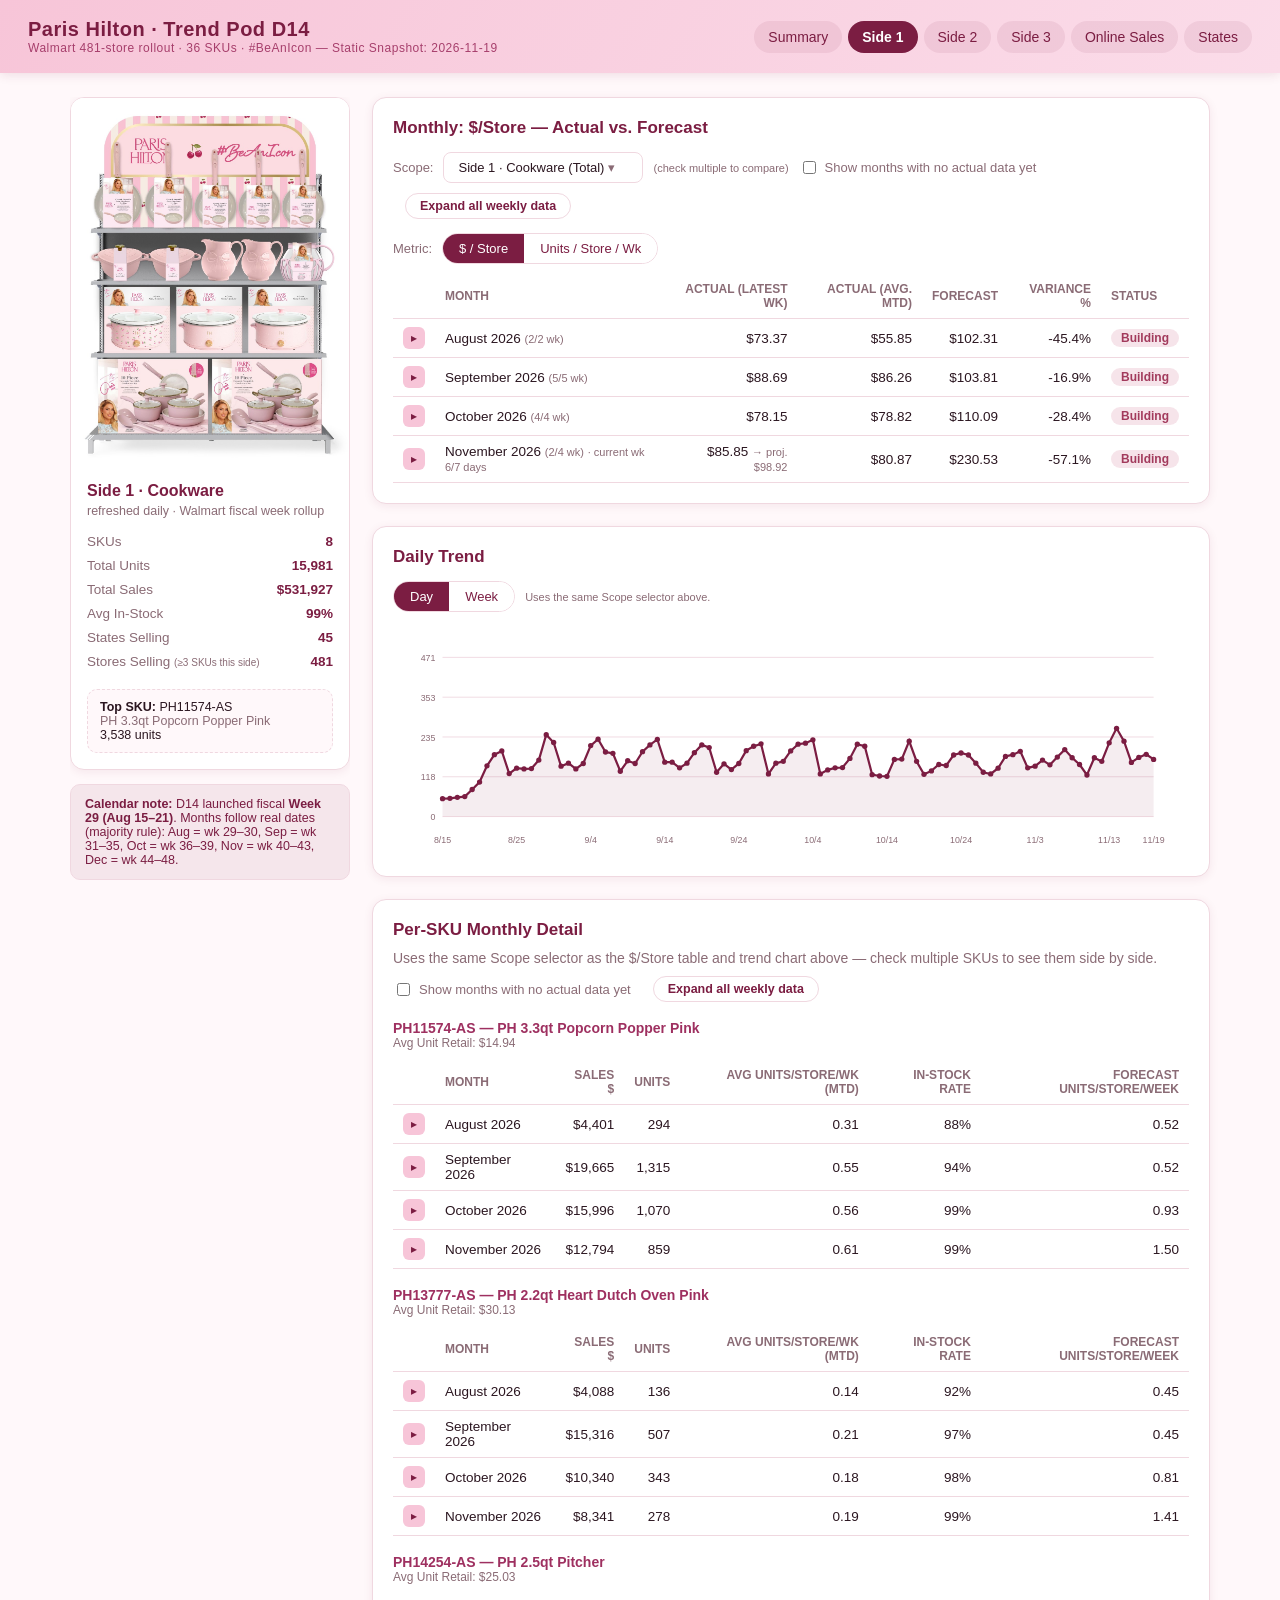
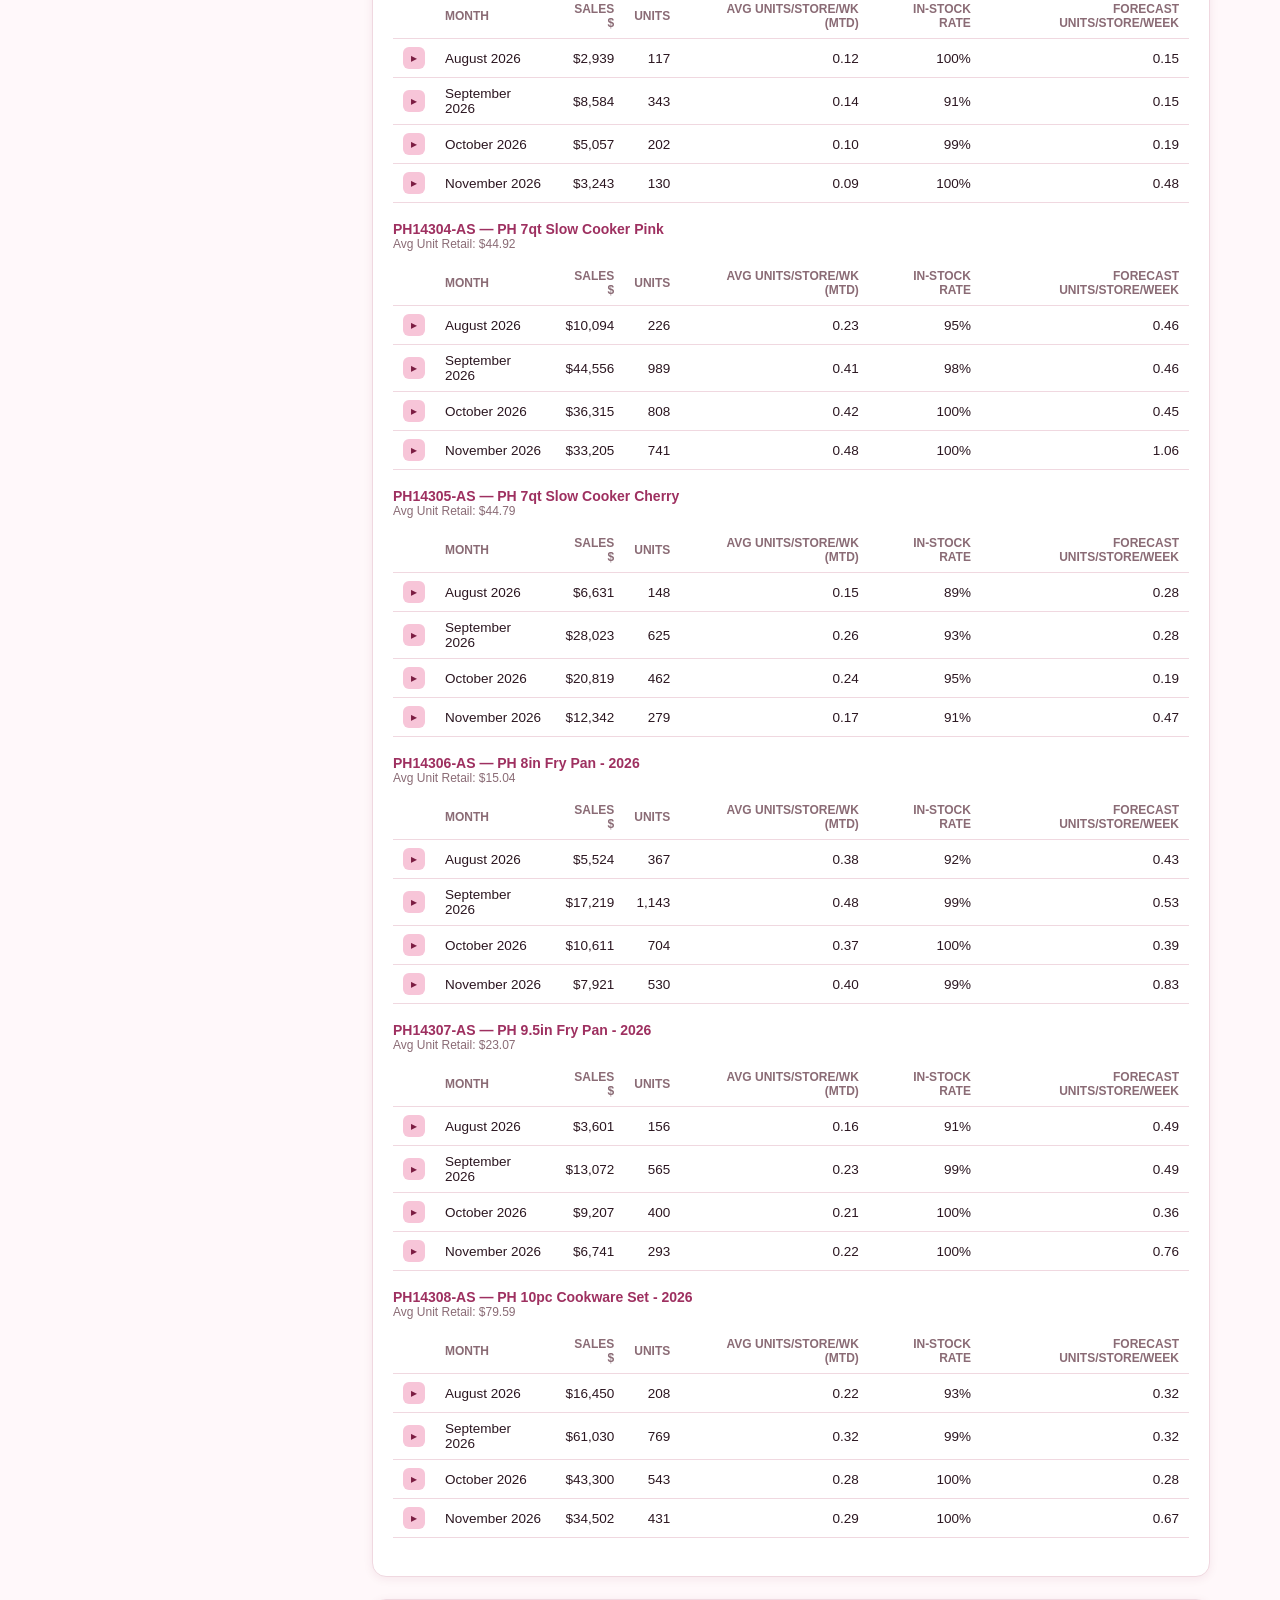
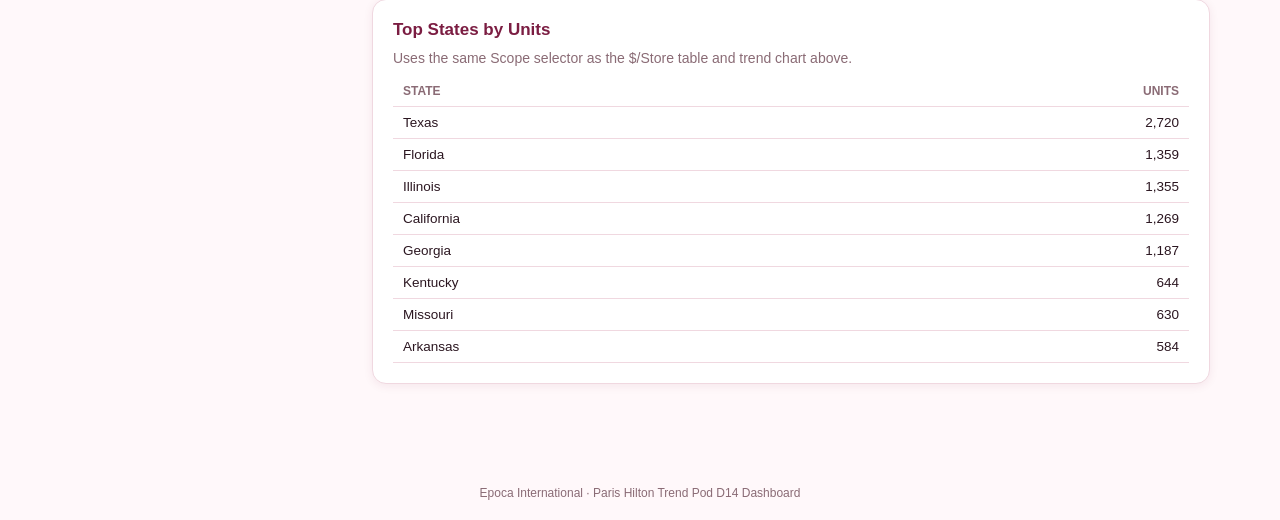
<file: side-1.html>
<!doctype html>
<html lang="en">
<head>
<meta charset="utf-8">
<meta name="viewport" content="width=device-width, initial-scale=1">
<title>Side 1 · Cookware · PH Trend Pod D14</title>
<link rel="stylesheet" href="css/style.css">
</head>
<body>
<div class="topbar">
  <div class="brand">Paris Hilton · Trend Pod D14
    <small>Walmart 481-store rollout · 36 SKUs · #BeAnIcon —
      Static Snapshot: 2026-11-19</small>
  </div>
  <div class="nav">
    <a href="index.html" class="">Summary</a>
    <a href="side-1.html" class="active">Side 1</a>
    <a href="side-2.html" class="">Side 2</a>
    <a href="side-3.html" class="">Side 3</a>
    <a href="online.html" class="">Online Sales</a>
    <a href="states.html" class="">States</a>
  </div>
</div>
<div class="container">


<div class="side-layout">
  <aside class="side-sidebar">
    <div class="side-sidebar-card">
      <img src="images/side1.jpg" alt="Side 1 · Cookware display"
           style="width:100%;display:block;object-fit:contain;background:white;">
      <div class="side-sidebar-title" style="color: #7B1D42">Side 1 · Cookware</div>
      <div class="side-sidebar-sub">refreshed daily · Walmart fiscal week rollup</div>
      <div class="side-summary-list">
        <div class="side-summary-row"><span class="lbl">SKUs</span><span class="val">8</span></div>
        <div class="side-summary-row"><span class="lbl">Total Units</span><span class="val">15,981</span></div>
        <div class="side-summary-row"><span class="lbl">Total Sales</span><span class="val">$531,927</span></div>
        <div class="side-summary-row"><span class="lbl">Avg In-Stock</span><span class="val">99%</span></div>
        <div class="side-summary-row"><span class="lbl">States Selling</span><span class="val">45</span></div>
        <div class="side-summary-row"><span class="lbl">Stores Selling <span style="font-size:10px;color:var(--muted)">(≥3 SKUs this side)</span></span><span class="val">481</span></div>
      </div>
      
      <div class="side-summary-topitem">
        <strong>Top SKU:</strong> PH11574-AS<br>
        <span style="color:var(--muted)">PH 3.3qt Popcorn Popper Pink</span><br>
        3,538 units
      </div>
      
    </div>
    <div class="flash note" style="font-size:12.5px;padding:12px 14px;">
      <strong>Calendar note:</strong> D14 launched fiscal <strong>Week 29 (Aug 15–21)</strong>.
      Months follow real dates (majority rule): Aug = wk 29–30, Sep = wk 31–35,
      Oct = wk 36–39, Nov = wk 40–43, Dec = wk 44–48.
    </div>
  </aside>

  <main class="side-main">
    <div class="card" id="dollarStoreCard">
      <h2>Monthly: $/Store — Actual vs. Forecast</h2>
      <div class="controls">
        <label style="font-size:13px;color:var(--muted)">Scope:</label>
        <div class="multiselect" id="scopeMultiSelect">
          <button type="button" class="multiselect-toggle" id="scopeMultiSelectBtn">Side 1 · Cookware (Total)</button>
          <div class="multiselect-panel" id="scopeMultiSelectPanel">
            <label class="multiselect-option"><input type="checkbox" class="scope-checkbox" value="SIDE_TOTAL" checked> Side 1 · Cookware (Total)</label>
            
            <label class="multiselect-option" style="font-weight:600"><input type="checkbox" class="scope-checkbox" value="CAT_1__APPLIANCES"> Appliances</label>
            
            <label class="multiselect-option" style="padding-left:26px"><input type="checkbox" class="scope-checkbox" value="ITEM_684089838"> PH14304-AS — PH 7qt Slow Cooker Pink</label>
            
            <label class="multiselect-option" style="padding-left:26px"><input type="checkbox" class="scope-checkbox" value="ITEM_684089839"> PH14305-AS — PH 7qt Slow Cooker Cherry</label>
            
            
            <label class="multiselect-option" style="font-weight:600"><input type="checkbox" class="scope-checkbox" value="CAT_1__COOKWARE"> Cookware</label>
            
            <label class="multiselect-option" style="padding-left:26px"><input type="checkbox" class="scope-checkbox" value="ITEM_683351642"> PH13777-AS — PH 2.2qt Heart Dutch Oven Pink</label>
            
            <label class="multiselect-option" style="padding-left:26px"><input type="checkbox" class="scope-checkbox" value="ITEM_683351639"> PH14306-AS — PH 8in Fry Pan - 2026</label>
            
            <label class="multiselect-option" style="padding-left:26px"><input type="checkbox" class="scope-checkbox" value="ITEM_683351640"> PH14307-AS — PH 9.5in Fry Pan - 2026</label>
            
            <label class="multiselect-option" style="padding-left:26px"><input type="checkbox" class="scope-checkbox" value="ITEM_683351638"> PH14308-AS — PH 10pc Cookware Set - 2026</label>
            
            
            <label class="multiselect-option" style="font-weight:600"><input type="checkbox" class="scope-checkbox" value="CAT_1__MICROWAVES"> Microwaves</label>
            
            <label class="multiselect-option" style="padding-left:26px"><input type="checkbox" class="scope-checkbox" value="ITEM_662611334"> PH11574-AS — PH 3.3qt Popcorn Popper Pink</label>
            
            
            <label class="multiselect-option" style="font-weight:600"><input type="checkbox" class="scope-checkbox" value="CAT_1__TABLE TOP"> Table Top</label>
            
            <label class="multiselect-option" style="padding-left:26px"><input type="checkbox" class="scope-checkbox" value="ITEM_683564533"> PH14254-AS — PH 2.5qt Pitcher</label>
            
            
          </div>
        </div>
        <span style="font-size:11px;color:var(--muted)">(check multiple to compare)</span>
        <label style="font-size:13px;color:var(--muted);display:flex;align-items:center;gap:6px">
          <input type="checkbox" id="showFutureToggle"> Show months with no actual data yet</label>
          <button type="button" class="expand-all-btn" style="margin-left:12px">Expand all weekly data</button>
          <label style="display:none">
        </label>
      </div>
      <div class="controls" style="margin-bottom:10px">
        <span style="font-size:13px;color:var(--muted)">Metric:</span>
        <div class="seg-control">
          <button type="button" class="metric-btn active" data-metric="dollars">$ / Store</button>
          <button type="button" class="metric-btn" data-metric="units">Units / Store / Wk</button>
        </div>
      </div>
      
      <div class="psm-scope" data-scope="SIDE_TOTAL" >
        <h3 class="psm-scope-label">Side 1 · Cookware (Total)</h3>
        
<table>
  <thead><tr>
    <th></th>
    <th>Month</th>
    <th class="num">Actual (Latest Wk)</th>
    <th class="num">Actual (Avg. MTD)</th>
    <th class="num">Forecast</th>
    <th class="num">Variance %</th>
    <th>Status</th>
  </tr></thead>
  <tbody>
  
    <tr class="">
      <td>
        
        <button class="drill-toggle" data-target="psm-side1-SIDE_TOTAL-2026-08" aria-expanded="false">▸</button>
        
      </td>
      <td>August 2026
        <span style="color:var(--muted);font-size:11px">(2/2 wk)</span>
        
      </td>
      <td class="num">
        <span class="metric-val metric-dollars">
          $73.37
        </span>
        <span class="metric-val metric-units" style="display:none">
          2.28
        </span>
      </td>
      <td class="num">
        <span class="metric-val metric-dollars">$55.85</span>
        <span class="metric-val metric-units" style="display:none">1.72</span>
      </td>
      <td class="num">
        <span class="metric-val metric-dollars">$102.31</span>
        <span class="metric-val metric-units" style="display:none">3.11</span>
      </td>
      <td class="num">
        <span class="metric-val metric-dollars">-45.4%</span>
        <span class="metric-val metric-units" style="display:none">-44.8%</span>
      </td>
      <td>
        <span class="metric-val metric-dollars"><span class="pill bad">Building</span></span>
        <span class="metric-val metric-units" style="display:none"><span class="pill bad">Building</span></span>
      </td>
    </tr>
    
    <tr class="drill-row" id="psm-side1-SIDE_TOTAL-2026-08" style="display:none">
      <td></td>
      <td colspan="6">
        <table class="drill-table">
          <thead><tr>
            <th>Fiscal Week</th><th>Dates</th>
            <th class="num">Units</th><th class="num">Sales $</th>
            <th class="num">Units/Store/Wk</th><th class="num">$/Store</th>
            <th class="num">Var % (Units)</th><th class="num">Var % ($)</th>
          </tr></thead>
          <tbody>
            
            <tr>
              <td>Wk 29</td>
              <td>2026-08-15 – 2026-08-21</td>
              <td class="num">555</td>
              <td class="num">$18,437</td>
              <td class="num">1.15</td>
              <td class="num">$38.33</td>
              <td class="num"><span class="pill bad">-62.9%</span></td>
              <td class="num"><span class="pill bad">-62.5%</span></td>
            </tr>
            
            <tr>
              <td>Wk 30</td>
              <td>2026-08-22 – 2026-08-28</td>
              <td class="num">1,097</td>
              <td class="num">$35,291</td>
              <td class="num">2.28</td>
              <td class="num">$73.37</td>
              <td class="num"><span class="pill bad">-26.7%</span></td>
              <td class="num"><span class="pill bad">-28.3%</span></td>
            </tr>
            
          </tbody>
        </table>
      </td>
    </tr>
    
  
    <tr class="">
      <td>
        
        <button class="drill-toggle" data-target="psm-side1-SIDE_TOTAL-2026-09" aria-expanded="false">▸</button>
        
      </td>
      <td>September 2026
        <span style="color:var(--muted);font-size:11px">(5/5 wk)</span>
        
      </td>
      <td class="num">
        <span class="metric-val metric-dollars">
          $88.69
        </span>
        <span class="metric-val metric-units" style="display:none">
          2.66
        </span>
      </td>
      <td class="num">
        <span class="metric-val metric-dollars">$86.26</span>
        <span class="metric-val metric-units" style="display:none">2.60</span>
      </td>
      <td class="num">
        <span class="metric-val metric-dollars">$103.81</span>
        <span class="metric-val metric-units" style="display:none">3.21</span>
      </td>
      <td class="num">
        <span class="metric-val metric-dollars">-16.9%</span>
        <span class="metric-val metric-units" style="display:none">-19.0%</span>
      </td>
      <td>
        <span class="metric-val metric-dollars"><span class="pill bad">Building</span></span>
        <span class="metric-val metric-units" style="display:none"><span class="pill bad">Building</span></span>
      </td>
    </tr>
    
    <tr class="drill-row" id="psm-side1-SIDE_TOTAL-2026-09" style="display:none">
      <td></td>
      <td colspan="6">
        <table class="drill-table">
          <thead><tr>
            <th>Fiscal Week</th><th>Dates</th>
            <th class="num">Units</th><th class="num">Sales $</th>
            <th class="num">Units/Store/Wk</th><th class="num">$/Store</th>
            <th class="num">Var % (Units)</th><th class="num">Var % ($)</th>
          </tr></thead>
          <tbody>
            
            <tr>
              <td>Wk 31</td>
              <td>2026-08-29 – 2026-09-04</td>
              <td class="num">1,276</td>
              <td class="num">$42,996</td>
              <td class="num">2.65</td>
              <td class="num">$89.39</td>
              <td class="num"><span class="pill bad">-17.4%</span></td>
              <td class="num"><span class="pill ">-13.9%</span></td>
            </tr>
            
            <tr>
              <td>Wk 32</td>
              <td>2026-09-05 – 2026-09-11</td>
              <td class="num">1,255</td>
              <td class="num">$41,599</td>
              <td class="num">2.61</td>
              <td class="num">$86.48</td>
              <td class="num"><span class="pill bad">-18.7%</span></td>
              <td class="num"><span class="pill bad">-16.7%</span></td>
            </tr>
            
            <tr>
              <td>Wk 33</td>
              <td>2026-09-12 – 2026-09-18</td>
              <td class="num">1,253</td>
              <td class="num">$41,740</td>
              <td class="num">2.60</td>
              <td class="num">$86.78</td>
              <td class="num"><span class="pill bad">-18.8%</span></td>
              <td class="num"><span class="pill bad">-16.4%</span></td>
            </tr>
            
            <tr>
              <td>Wk 34</td>
              <td>2026-09-19 – 2026-09-25</td>
              <td class="num">1,194</td>
              <td class="num">$38,470</td>
              <td class="num">2.48</td>
              <td class="num">$79.98</td>
              <td class="num"><span class="pill bad">-22.7%</span></td>
              <td class="num"><span class="pill bad">-23.0%</span></td>
            </tr>
            
            <tr>
              <td>Wk 35</td>
              <td>2026-09-26 – 2026-10-02</td>
              <td class="num">1,278</td>
              <td class="num">$42,660</td>
              <td class="num">2.66</td>
              <td class="num">$88.69</td>
              <td class="num"><span class="pill bad">-17.2%</span></td>
              <td class="num"><span class="pill ">-14.6%</span></td>
            </tr>
            
          </tbody>
        </table>
      </td>
    </tr>
    
  
    <tr class="">
      <td>
        
        <button class="drill-toggle" data-target="psm-side1-SIDE_TOTAL-2026-10" aria-expanded="false">▸</button>
        
      </td>
      <td>October 2026
        <span style="color:var(--muted);font-size:11px">(4/4 wk)</span>
        
      </td>
      <td class="num">
        <span class="metric-val metric-dollars">
          $78.15
        </span>
        <span class="metric-val metric-units" style="display:none">
          2.30
        </span>
      </td>
      <td class="num">
        <span class="metric-val metric-dollars">$78.82</span>
        <span class="metric-val metric-units" style="display:none">2.36</span>
      </td>
      <td class="num">
        <span class="metric-val metric-dollars">$110.09</span>
        <span class="metric-val metric-units" style="display:none">3.61</span>
      </td>
      <td class="num">
        <span class="metric-val metric-dollars">-28.4%</span>
        <span class="metric-val metric-units" style="display:none">-34.8%</span>
      </td>
      <td>
        <span class="metric-val metric-dollars"><span class="pill bad">Building</span></span>
        <span class="metric-val metric-units" style="display:none"><span class="pill bad">Building</span></span>
      </td>
    </tr>
    
    <tr class="drill-row" id="psm-side1-SIDE_TOTAL-2026-10" style="display:none">
      <td></td>
      <td colspan="6">
        <table class="drill-table">
          <thead><tr>
            <th>Fiscal Week</th><th>Dates</th>
            <th class="num">Units</th><th class="num">Sales $</th>
            <th class="num">Units/Store/Wk</th><th class="num">$/Store</th>
            <th class="num">Var % (Units)</th><th class="num">Var % ($)</th>
          </tr></thead>
          <tbody>
            
            <tr>
              <td>Wk 36</td>
              <td>2026-10-03 – 2026-10-09</td>
              <td class="num">1,169</td>
              <td class="num">$38,838</td>
              <td class="num">2.43</td>
              <td class="num">$80.74</td>
              <td class="num"><span class="pill bad">-32.7%</span></td>
              <td class="num"><span class="pill bad">-26.7%</span></td>
            </tr>
            
            <tr>
              <td>Wk 37</td>
              <td>2026-10-10 – 2026-10-16</td>
              <td class="num">1,124</td>
              <td class="num">$36,915</td>
              <td class="num">2.34</td>
              <td class="num">$76.75</td>
              <td class="num"><span class="pill bad">-35.3%</span></td>
              <td class="num"><span class="pill bad">-30.3%</span></td>
            </tr>
            
            <tr>
              <td>Wk 38</td>
              <td>2026-10-17 – 2026-10-23</td>
              <td class="num">1,133</td>
              <td class="num">$38,301</td>
              <td class="num">2.36</td>
              <td class="num">$79.63</td>
              <td class="num"><span class="pill bad">-34.8%</span></td>
              <td class="num"><span class="pill bad">-27.7%</span></td>
            </tr>
            
            <tr>
              <td>Wk 39</td>
              <td>2026-10-24 – 2026-10-30</td>
              <td class="num">1,106</td>
              <td class="num">$37,592</td>
              <td class="num">2.30</td>
              <td class="num">$78.15</td>
              <td class="num"><span class="pill bad">-36.3%</span></td>
              <td class="num"><span class="pill bad">-29.0%</span></td>
            </tr>
            
          </tbody>
        </table>
      </td>
    </tr>
    
  
    <tr class="">
      <td>
        
        <button class="drill-toggle" data-target="psm-side1-SIDE_TOTAL-2026-11" aria-expanded="false">▸</button>
        
      </td>
      <td>November 2026
        <span style="color:var(--muted);font-size:11px">(2/4 wk)</span>
        <span style="color:var(--muted);font-size:11px">· current wk 6/7 days</span>
      </td>
      <td class="num">
        <span class="metric-val metric-dollars">
          $85.85 <span style="color:var(--muted);font-size:11px">→ proj. $98.92</span>
        </span>
        <span class="metric-val metric-units" style="display:none">
          2.44 <span style="color:var(--muted);font-size:11px">→ proj. 2.83</span>
        </span>
      </td>
      <td class="num">
        <span class="metric-val metric-dollars">$80.87</span>
        <span class="metric-val metric-units" style="display:none">2.46</span>
      </td>
      <td class="num">
        <span class="metric-val metric-dollars">$230.53</span>
        <span class="metric-val metric-units" style="display:none">7.19</span>
      </td>
      <td class="num">
        <span class="metric-val metric-dollars">-57.1%</span>
        <span class="metric-val metric-units" style="display:none">-60.6%</span>
      </td>
      <td>
        <span class="metric-val metric-dollars"><span class="pill bad">Building</span></span>
        <span class="metric-val metric-units" style="display:none"><span class="pill bad">Building</span></span>
      </td>
    </tr>
    
    <tr class="drill-row" id="psm-side1-SIDE_TOTAL-2026-11" style="display:none">
      <td></td>
      <td colspan="6">
        <table class="drill-table">
          <thead><tr>
            <th>Fiscal Week</th><th>Dates</th>
            <th class="num">Units</th><th class="num">Sales $</th>
            <th class="num">Units/Store/Wk</th><th class="num">$/Store</th>
            <th class="num">Var % (Units)</th><th class="num">Var % ($)</th>
          </tr></thead>
          <tbody>
            
            <tr>
              <td>Wk 40</td>
              <td>2026-10-31 – 2026-11-06</td>
              <td class="num">1,165</td>
              <td class="num">$38,283</td>
              <td class="num">2.42</td>
              <td class="num">$79.59</td>
              <td class="num"><span class="pill bad">-66.3%</span></td>
              <td class="num"><span class="pill bad">-65.5%</span></td>
            </tr>
            
            <tr>
              <td>Wk 41</td>
              <td>2026-11-07 – 2026-11-13</td>
              <td class="num">1,204</td>
              <td class="num">$39,510</td>
              <td class="num">2.50</td>
              <td class="num">$82.14</td>
              <td class="num"><span class="pill bad">-65.2%</span></td>
              <td class="num"><span class="pill bad">-64.4%</span></td>
            </tr>
            
            <tr>
              <td>Wk 42 (6d)</td>
              <td>2026-11-14 – 2026-11-20</td>
              <td class="num">1,172 <span style="color:var(--muted);font-size:11px">→ est. 1,361</span></td>
              <td class="num">$41,295 <span style="color:var(--muted);font-size:11px">→ est. $47,582</span></td>
              <td class="num">2.44 <span style="color:var(--muted);font-size:11px">→ est. 2.83</span></td>
              <td class="num">$85.85 <span style="color:var(--muted);font-size:11px">→ est. $98.92</span></td>
              <td class="num"><span class="pill bad">-60.6%</span></td>
              <td class="num"><span class="pill bad">-57.1%</span></td>
            </tr>
            
          </tbody>
        </table>
      </td>
    </tr>
    
  
    <tr class="no-actual">
      <td>
        
      </td>
      <td>December 2026
        <span style="color:var(--muted);font-size:11px">(0/5 wk)</span>
        
      </td>
      <td class="num">
        <span class="metric-val metric-dollars">
          —
        </span>
        <span class="metric-val metric-units" style="display:none">
          —
        </span>
      </td>
      <td class="num">
        <span class="metric-val metric-dollars">—</span>
        <span class="metric-val metric-units" style="display:none">—</span>
      </td>
      <td class="num">
        <span class="metric-val metric-dollars">$225.41</span>
        <span class="metric-val metric-units" style="display:none">7.03</span>
      </td>
      <td class="num">
        <span class="metric-val metric-dollars">—</span>
        <span class="metric-val metric-units" style="display:none">—</span>
      </td>
      <td>
        <span class="metric-val metric-dollars">—</span>
        <span class="metric-val metric-units" style="display:none">—</span>
      </td>
    </tr>
    
  
  </tbody>
</table>

      </div>
      
      <div class="psm-scope" data-scope="CAT_1__APPLIANCES" style="display:none">
        <h3 class="psm-scope-label">Appliances (this side)</h3>
        
<table>
  <thead><tr>
    <th></th>
    <th>Month</th>
    <th class="num">Actual (Latest Wk)</th>
    <th class="num">Actual (Avg. MTD)</th>
    <th class="num">Forecast</th>
    <th class="num">Variance %</th>
    <th>Status</th>
  </tr></thead>
  <tbody>
  
    <tr class="">
      <td>
        
        <button class="drill-toggle" data-target="psm-side1-CAT_1__APPLIANCES-2026-08" aria-expanded="false">▸</button>
        
      </td>
      <td>August 2026
        <span style="color:var(--muted);font-size:11px">(2/2 wk)</span>
        
      </td>
      <td class="num">
        <span class="metric-val metric-dollars">
          $22.76
        </span>
        <span class="metric-val metric-units" style="display:none">
          0.51
        </span>
      </td>
      <td class="num">
        <span class="metric-val metric-dollars">$17.39</span>
        <span class="metric-val metric-units" style="display:none">0.39</span>
      </td>
      <td class="num">
        <span class="metric-val metric-dollars">$33.21</span>
        <span class="metric-val metric-units" style="display:none">0.74</span>
      </td>
      <td class="num">
        <span class="metric-val metric-dollars">-47.6%</span>
        <span class="metric-val metric-units" style="display:none">-47.4%</span>
      </td>
      <td>
        <span class="metric-val metric-dollars"><span class="pill bad">Building</span></span>
        <span class="metric-val metric-units" style="display:none"><span class="pill bad">Building</span></span>
      </td>
    </tr>
    
    <tr class="drill-row" id="psm-side1-CAT_1__APPLIANCES-2026-08" style="display:none">
      <td></td>
      <td colspan="6">
        <table class="drill-table">
          <thead><tr>
            <th>Fiscal Week</th><th>Dates</th>
            <th class="num">Units</th><th class="num">Sales $</th>
            <th class="num">Units/Store/Wk</th><th class="num">$/Store</th>
            <th class="num">Var % (Units)</th><th class="num">Var % ($)</th>
          </tr></thead>
          <tbody>
            
            <tr>
              <td>Wk 29</td>
              <td>2026-08-15 – 2026-08-21</td>
              <td class="num">130</td>
              <td class="num">$5,776</td>
              <td class="num">0.27</td>
              <td class="num">$12.01</td>
              <td class="num"><span class="pill bad">-63.4%</span></td>
              <td class="num"><span class="pill bad">-63.8%</span></td>
            </tr>
            
            <tr>
              <td>Wk 30</td>
              <td>2026-08-22 – 2026-08-28</td>
              <td class="num">244</td>
              <td class="num">$10,949</td>
              <td class="num">0.51</td>
              <td class="num">$22.76</td>
              <td class="num"><span class="pill bad">-31.3%</span></td>
              <td class="num"><span class="pill bad">-31.5%</span></td>
            </tr>
            
          </tbody>
        </table>
      </td>
    </tr>
    
  
    <tr class="">
      <td>
        
        <button class="drill-toggle" data-target="psm-side1-CAT_1__APPLIANCES-2026-09" aria-expanded="false">▸</button>
        
      </td>
      <td>September 2026
        <span style="color:var(--muted);font-size:11px">(5/5 wk)</span>
        
      </td>
      <td class="num">
        <span class="metric-val metric-dollars">
          $32.31
        </span>
        <span class="metric-val metric-units" style="display:none">
          0.72
        </span>
      </td>
      <td class="num">
        <span class="metric-val metric-dollars">$30.18</span>
        <span class="metric-val metric-units" style="display:none">0.67</span>
      </td>
      <td class="num">
        <span class="metric-val metric-dollars">$33.21</span>
        <span class="metric-val metric-units" style="display:none">0.74</span>
      </td>
      <td class="num">
        <span class="metric-val metric-dollars">-9.1%</span>
        <span class="metric-val metric-units" style="display:none">-9.1%</span>
      </td>
      <td>
        <span class="metric-val metric-dollars"><span class="pill ">On Track</span></span>
        <span class="metric-val metric-units" style="display:none"><span class="pill ">On Track</span></span>
      </td>
    </tr>
    
    <tr class="drill-row" id="psm-side1-CAT_1__APPLIANCES-2026-09" style="display:none">
      <td></td>
      <td colspan="6">
        <table class="drill-table">
          <thead><tr>
            <th>Fiscal Week</th><th>Dates</th>
            <th class="num">Units</th><th class="num">Sales $</th>
            <th class="num">Units/Store/Wk</th><th class="num">$/Store</th>
            <th class="num">Var % (Units)</th><th class="num">Var % ($)</th>
          </tr></thead>
          <tbody>
            
            <tr>
              <td>Wk 31</td>
              <td>2026-08-29 – 2026-09-04</td>
              <td class="num">311</td>
              <td class="num">$13,992</td>
              <td class="num">0.65</td>
              <td class="num">$29.09</td>
              <td class="num"><span class="pill ">-12.4%</span></td>
              <td class="num"><span class="pill ">-12.4%</span></td>
            </tr>
            
            <tr>
              <td>Wk 32</td>
              <td>2026-09-05 – 2026-09-11</td>
              <td class="num">307</td>
              <td class="num">$13,805</td>
              <td class="num">0.64</td>
              <td class="num">$28.70</td>
              <td class="num"><span class="pill ">-13.6%</span></td>
              <td class="num"><span class="pill ">-13.6%</span></td>
            </tr>
            
            <tr>
              <td>Wk 33</td>
              <td>2026-09-12 – 2026-09-18</td>
              <td class="num">337</td>
              <td class="num">$15,147</td>
              <td class="num">0.70</td>
              <td class="num">$31.49</td>
              <td class="num"><span class="pill ">-5.1%</span></td>
              <td class="num"><span class="pill ">-5.2%</span></td>
            </tr>
            
            <tr>
              <td>Wk 34</td>
              <td>2026-09-19 – 2026-09-25</td>
              <td class="num">314</td>
              <td class="num">$14,093</td>
              <td class="num">0.65</td>
              <td class="num">$29.30</td>
              <td class="num"><span class="pill ">-11.6%</span></td>
              <td class="num"><span class="pill ">-11.8%</span></td>
            </tr>
            
            <tr>
              <td>Wk 35</td>
              <td>2026-09-26 – 2026-10-02</td>
              <td class="num">345</td>
              <td class="num">$15,541</td>
              <td class="num">0.72</td>
              <td class="num">$32.31</td>
              <td class="num"><span class="pill ">-2.9%</span></td>
              <td class="num"><span class="pill ">-2.7%</span></td>
            </tr>
            
          </tbody>
        </table>
      </td>
    </tr>
    
  
    <tr class="">
      <td>
        
        <button class="drill-toggle" data-target="psm-side1-CAT_1__APPLIANCES-2026-10" aria-expanded="false">▸</button>
        
      </td>
      <td>October 2026
        <span style="color:var(--muted);font-size:11px">(4/4 wk)</span>
        
      </td>
      <td class="num">
        <span class="metric-val metric-dollars">
          $28.84
        </span>
        <span class="metric-val metric-units" style="display:none">
          0.64
        </span>
      </td>
      <td class="num">
        <span class="metric-val metric-dollars">$29.70</span>
        <span class="metric-val metric-units" style="display:none">0.66</span>
      </td>
      <td class="num">
        <span class="metric-val metric-dollars">$28.87</span>
        <span class="metric-val metric-units" style="display:none">0.64</span>
      </td>
      <td class="num">
        <span class="metric-val metric-dollars">+2.9%</span>
        <span class="metric-val metric-units" style="display:none">+2.8%</span>
      </td>
      <td>
        <span class="metric-val metric-dollars"><span class="pill ">On Track</span></span>
        <span class="metric-val metric-units" style="display:none"><span class="pill ">On Track</span></span>
      </td>
    </tr>
    
    <tr class="drill-row" id="psm-side1-CAT_1__APPLIANCES-2026-10" style="display:none">
      <td></td>
      <td colspan="6">
        <table class="drill-table">
          <thead><tr>
            <th>Fiscal Week</th><th>Dates</th>
            <th class="num">Units</th><th class="num">Sales $</th>
            <th class="num">Units/Store/Wk</th><th class="num">$/Store</th>
            <th class="num">Var % (Units)</th><th class="num">Var % ($)</th>
          </tr></thead>
          <tbody>
            
            <tr>
              <td>Wk 36</td>
              <td>2026-10-03 – 2026-10-09</td>
              <td class="num">339</td>
              <td class="num">$15,250</td>
              <td class="num">0.70</td>
              <td class="num">$31.71</td>
              <td class="num"><span class="pill ">+9.8%</span></td>
              <td class="num"><span class="pill ">+9.8%</span></td>
            </tr>
            
            <tr>
              <td>Wk 37</td>
              <td>2026-10-10 – 2026-10-16</td>
              <td class="num">305</td>
              <td class="num">$13,723</td>
              <td class="num">0.63</td>
              <td class="num">$28.53</td>
              <td class="num"><span class="pill ">-1.2%</span></td>
              <td class="num"><span class="pill ">-1.2%</span></td>
            </tr>
            
            <tr>
              <td>Wk 38</td>
              <td>2026-10-17 – 2026-10-23</td>
              <td class="num">318</td>
              <td class="num">$14,288</td>
              <td class="num">0.66</td>
              <td class="num">$29.71</td>
              <td class="num"><span class="pill ">+3.0%</span></td>
              <td class="num"><span class="pill ">+2.9%</span></td>
            </tr>
            
            <tr>
              <td>Wk 39</td>
              <td>2026-10-24 – 2026-10-30</td>
              <td class="num">308</td>
              <td class="num">$13,873</td>
              <td class="num">0.64</td>
              <td class="num">$28.84</td>
              <td class="num"><span class="pill ">-0.2%</span></td>
              <td class="num"><span class="pill ">-0.1%</span></td>
            </tr>
            
          </tbody>
        </table>
      </td>
    </tr>
    
  
    <tr class="">
      <td>
        
        <button class="drill-toggle" data-target="psm-side1-CAT_1__APPLIANCES-2026-11" aria-expanded="false">▸</button>
        
      </td>
      <td>November 2026
        <span style="color:var(--muted);font-size:11px">(2/4 wk)</span>
        <span style="color:var(--muted);font-size:11px">· current wk 6/7 days</span>
      </td>
      <td class="num">
        <span class="metric-val metric-dollars">
          $36.24 <span style="color:var(--muted);font-size:11px">→ proj. $41.67</span>
        </span>
        <span class="metric-val metric-units" style="display:none">
          0.81 <span style="color:var(--muted);font-size:11px">→ proj. 0.93</span>
        </span>
      </td>
      <td class="num">
        <span class="metric-val metric-dollars">$29.23</span>
        <span class="metric-val metric-units" style="display:none">0.65</span>
      </td>
      <td class="num">
        <span class="metric-val metric-dollars">$68.54</span>
        <span class="metric-val metric-units" style="display:none">1.52</span>
      </td>
      <td class="num">
        <span class="metric-val metric-dollars">-39.2%</span>
        <span class="metric-val metric-units" style="display:none">-38.7%</span>
      </td>
      <td>
        <span class="metric-val metric-dollars"><span class="pill bad">Building</span></span>
        <span class="metric-val metric-units" style="display:none"><span class="pill bad">Building</span></span>
      </td>
    </tr>
    
    <tr class="drill-row" id="psm-side1-CAT_1__APPLIANCES-2026-11" style="display:none">
      <td></td>
      <td colspan="6">
        <table class="drill-table">
          <thead><tr>
            <th>Fiscal Week</th><th>Dates</th>
            <th class="num">Units</th><th class="num">Sales $</th>
            <th class="num">Units/Store/Wk</th><th class="num">$/Store</th>
            <th class="num">Var % (Units)</th><th class="num">Var % ($)</th>
          </tr></thead>
          <tbody>
            
            <tr>
              <td>Wk 40</td>
              <td>2026-10-31 – 2026-11-06</td>
              <td class="num">292</td>
              <td class="num">$13,082</td>
              <td class="num">0.61</td>
              <td class="num">$27.20</td>
              <td class="num"><span class="pill bad">-60.2%</span></td>
              <td class="num"><span class="pill bad">-60.3%</span></td>
            </tr>
            
            <tr>
              <td>Wk 41</td>
              <td>2026-11-07 – 2026-11-13</td>
              <td class="num">337</td>
              <td class="num">$15,033</td>
              <td class="num">0.70</td>
              <td class="num">$31.25</td>
              <td class="num"><span class="pill bad">-54.0%</span></td>
              <td class="num"><span class="pill bad">-54.4%</span></td>
            </tr>
            
            <tr>
              <td>Wk 42 (6d)</td>
              <td>2026-11-14 – 2026-11-20</td>
              <td class="num">391 <span style="color:var(--muted);font-size:11px">→ est. 449</span></td>
              <td class="num">$17,432 <span style="color:var(--muted);font-size:11px">→ est. $20,044</span></td>
              <td class="num">0.81 <span style="color:var(--muted);font-size:11px">→ est. 0.93</span></td>
              <td class="num">$36.24 <span style="color:var(--muted);font-size:11px">→ est. $41.67</span></td>
              <td class="num"><span class="pill bad">-38.7%</span></td>
              <td class="num"><span class="pill bad">-39.2%</span></td>
            </tr>
            
          </tbody>
        </table>
      </td>
    </tr>
    
  
    <tr class="no-actual">
      <td>
        
      </td>
      <td>December 2026
        <span style="color:var(--muted);font-size:11px">(0/5 wk)</span>
        
      </td>
      <td class="num">
        <span class="metric-val metric-dollars">
          —
        </span>
        <span class="metric-val metric-units" style="display:none">
          —
        </span>
      </td>
      <td class="num">
        <span class="metric-val metric-dollars">—</span>
        <span class="metric-val metric-units" style="display:none">—</span>
      </td>
      <td class="num">
        <span class="metric-val metric-dollars">$66.98</span>
        <span class="metric-val metric-units" style="display:none">1.49</span>
      </td>
      <td class="num">
        <span class="metric-val metric-dollars">—</span>
        <span class="metric-val metric-units" style="display:none">—</span>
      </td>
      <td>
        <span class="metric-val metric-dollars">—</span>
        <span class="metric-val metric-units" style="display:none">—</span>
      </td>
    </tr>
    
  
  </tbody>
</table>

      </div>
      
      <div class="psm-scope" data-scope="CAT_1__COOKWARE" style="display:none">
        <h3 class="psm-scope-label">Cookware (this side)</h3>
        
<table>
  <thead><tr>
    <th></th>
    <th>Month</th>
    <th class="num">Actual (Latest Wk)</th>
    <th class="num">Actual (Avg. MTD)</th>
    <th class="num">Forecast</th>
    <th class="num">Variance %</th>
    <th>Status</th>
  </tr></thead>
  <tbody>
  
    <tr class="">
      <td>
        
        <button class="drill-toggle" data-target="psm-side1-CAT_1__COOKWARE-2026-08" aria-expanded="false">▸</button>
        
      </td>
      <td>August 2026
        <span style="color:var(--muted);font-size:11px">(2/2 wk)</span>
        
      </td>
      <td class="num">
        <span class="metric-val metric-dollars">
          $40.72
        </span>
        <span class="metric-val metric-units" style="display:none">
          1.22
        </span>
      </td>
      <td class="num">
        <span class="metric-val metric-dollars">$30.83</span>
        <span class="metric-val metric-units" style="display:none">0.90</span>
      </td>
      <td class="num">
        <span class="metric-val metric-dollars">$56.66</span>
        <span class="metric-val metric-units" style="display:none">1.70</span>
      </td>
      <td class="num">
        <span class="metric-val metric-dollars">-45.6%</span>
        <span class="metric-val metric-units" style="display:none">-46.9%</span>
      </td>
      <td>
        <span class="metric-val metric-dollars"><span class="pill bad">Building</span></span>
        <span class="metric-val metric-units" style="display:none"><span class="pill bad">Building</span></span>
      </td>
    </tr>
    
    <tr class="drill-row" id="psm-side1-CAT_1__COOKWARE-2026-08" style="display:none">
      <td></td>
      <td colspan="6">
        <table class="drill-table">
          <thead><tr>
            <th>Fiscal Week</th><th>Dates</th>
            <th class="num">Units</th><th class="num">Sales $</th>
            <th class="num">Units/Store/Wk</th><th class="num">$/Store</th>
            <th class="num">Var % (Units)</th><th class="num">Var % ($)</th>
          </tr></thead>
          <tbody>
            
            <tr>
              <td>Wk 29</td>
              <td>2026-08-15 – 2026-08-21</td>
              <td class="num">281</td>
              <td class="num">$10,079</td>
              <td class="num">0.58</td>
              <td class="num">$20.95</td>
              <td class="num"><span class="pill bad">-65.6%</span></td>
              <td class="num"><span class="pill bad">-63.0%</span></td>
            </tr>
            
            <tr>
              <td>Wk 30</td>
              <td>2026-08-22 – 2026-08-28</td>
              <td class="num">586</td>
              <td class="num">$19,584</td>
              <td class="num">1.22</td>
              <td class="num">$40.72</td>
              <td class="num"><span class="pill bad">-28.2%</span></td>
              <td class="num"><span class="pill bad">-28.1%</span></td>
            </tr>
            
          </tbody>
        </table>
      </td>
    </tr>
    
  
    <tr class="">
      <td>
        
        <button class="drill-toggle" data-target="psm-side1-CAT_1__COOKWARE-2026-09" aria-expanded="false">▸</button>
        
      </td>
      <td>September 2026
        <span style="color:var(--muted);font-size:11px">(5/5 wk)</span>
        
      </td>
      <td class="num">
        <span class="metric-val metric-dollars">
          $44.37
        </span>
        <span class="metric-val metric-units" style="display:none">
          1.22
        </span>
      </td>
      <td class="num">
        <span class="metric-val metric-dollars">$44.34</span>
        <span class="metric-val metric-units" style="display:none">1.24</span>
      </td>
      <td class="num">
        <span class="metric-val metric-dollars">$58.16</span>
        <span class="metric-val metric-units" style="display:none">1.80</span>
      </td>
      <td class="num">
        <span class="metric-val metric-dollars">-23.8%</span>
        <span class="metric-val metric-units" style="display:none">-30.9%</span>
      </td>
      <td>
        <span class="metric-val metric-dollars"><span class="pill bad">Building</span></span>
        <span class="metric-val metric-units" style="display:none"><span class="pill bad">Building</span></span>
      </td>
    </tr>
    
    <tr class="drill-row" id="psm-side1-CAT_1__COOKWARE-2026-09" style="display:none">
      <td></td>
      <td colspan="6">
        <table class="drill-table">
          <thead><tr>
            <th>Fiscal Week</th><th>Dates</th>
            <th class="num">Units</th><th class="num">Sales $</th>
            <th class="num">Units/Store/Wk</th><th class="num">$/Store</th>
            <th class="num">Var % (Units)</th><th class="num">Var % ($)</th>
          </tr></thead>
          <tbody>
            
            <tr>
              <td>Wk 31</td>
              <td>2026-08-29 – 2026-09-04</td>
              <td class="num">635</td>
              <td class="num">$23,193</td>
              <td class="num">1.32</td>
              <td class="num">$48.22</td>
              <td class="num"><span class="pill bad">-26.5%</span></td>
              <td class="num"><span class="pill bad">-17.1%</span></td>
            </tr>
            
            <tr>
              <td>Wk 32</td>
              <td>2026-09-05 – 2026-09-11</td>
              <td class="num">610</td>
              <td class="num">$21,978</td>
              <td class="num">1.27</td>
              <td class="num">$45.69</td>
              <td class="num"><span class="pill bad">-29.4%</span></td>
              <td class="num"><span class="pill bad">-21.4%</span></td>
            </tr>
            
            <tr>
              <td>Wk 33</td>
              <td>2026-09-12 – 2026-09-18</td>
              <td class="num">602</td>
              <td class="num">$21,235</td>
              <td class="num">1.25</td>
              <td class="num">$44.15</td>
              <td class="num"><span class="pill bad">-30.3%</span></td>
              <td class="num"><span class="pill bad">-24.1%</span></td>
            </tr>
            
            <tr>
              <td>Wk 34</td>
              <td>2026-09-19 – 2026-09-25</td>
              <td class="num">548</td>
              <td class="num">$18,887</td>
              <td class="num">1.14</td>
              <td class="num">$39.27</td>
              <td class="num"><span class="pill bad">-36.6%</span></td>
              <td class="num"><span class="pill bad">-32.5%</span></td>
            </tr>
            
            <tr>
              <td>Wk 35</td>
              <td>2026-09-26 – 2026-10-02</td>
              <td class="num">589</td>
              <td class="num">$21,344</td>
              <td class="num">1.22</td>
              <td class="num">$44.37</td>
              <td class="num"><span class="pill bad">-31.8%</span></td>
              <td class="num"><span class="pill bad">-23.7%</span></td>
            </tr>
            
          </tbody>
        </table>
      </td>
    </tr>
    
  
    <tr class="">
      <td>
        
        <button class="drill-toggle" data-target="psm-side1-CAT_1__COOKWARE-2026-10" aria-expanded="false">▸</button>
        
      </td>
      <td>October 2026
        <span style="color:var(--muted);font-size:11px">(4/4 wk)</span>
        
      </td>
      <td class="num">
        <span class="metric-val metric-dollars">
          $38.75
        </span>
        <span class="metric-val metric-units" style="display:none">
          1.02
        </span>
      </td>
      <td class="num">
        <span class="metric-val metric-dollars">$38.18</span>
        <span class="metric-val metric-units" style="display:none">1.03</span>
      </td>
      <td class="num">
        <span class="metric-val metric-dollars">$60.75</span>
        <span class="metric-val metric-units" style="display:none">1.85</span>
      </td>
      <td class="num">
        <span class="metric-val metric-dollars">-37.2%</span>
        <span class="metric-val metric-units" style="display:none">-44.1%</span>
      </td>
      <td>
        <span class="metric-val metric-dollars"><span class="pill bad">Building</span></span>
        <span class="metric-val metric-units" style="display:none"><span class="pill bad">Building</span></span>
      </td>
    </tr>
    
    <tr class="drill-row" id="psm-side1-CAT_1__COOKWARE-2026-10" style="display:none">
      <td></td>
      <td colspan="6">
        <table class="drill-table">
          <thead><tr>
            <th>Fiscal Week</th><th>Dates</th>
            <th class="num">Units</th><th class="num">Sales $</th>
            <th class="num">Units/Store/Wk</th><th class="num">$/Store</th>
            <th class="num">Var % (Units)</th><th class="num">Var % ($)</th>
          </tr></thead>
          <tbody>
            
            <tr>
              <td>Wk 36</td>
              <td>2026-10-03 – 2026-10-09</td>
              <td class="num">505</td>
              <td class="num">$18,305</td>
              <td class="num">1.05</td>
              <td class="num">$38.06</td>
              <td class="num"><span class="pill bad">-43.3%</span></td>
              <td class="num"><span class="pill bad">-37.4%</span></td>
            </tr>
            
            <tr>
              <td>Wk 37</td>
              <td>2026-10-10 – 2026-10-16</td>
              <td class="num">487</td>
              <td class="num">$17,699</td>
              <td class="num">1.01</td>
              <td class="num">$36.80</td>
              <td class="num"><span class="pill bad">-45.3%</span></td>
              <td class="num"><span class="pill bad">-39.4%</span></td>
            </tr>
            
            <tr>
              <td>Wk 38</td>
              <td>2026-10-17 – 2026-10-23</td>
              <td class="num">509</td>
              <td class="num">$18,815</td>
              <td class="num">1.06</td>
              <td class="num">$39.12</td>
              <td class="num"><span class="pill bad">-42.8%</span></td>
              <td class="num"><span class="pill bad">-35.6%</span></td>
            </tr>
            
            <tr>
              <td>Wk 39</td>
              <td>2026-10-24 – 2026-10-30</td>
              <td class="num">489</td>
              <td class="num">$18,640</td>
              <td class="num">1.02</td>
              <td class="num">$38.75</td>
              <td class="num"><span class="pill bad">-45.1%</span></td>
              <td class="num"><span class="pill bad">-36.2%</span></td>
            </tr>
            
          </tbody>
        </table>
      </td>
    </tr>
    
  
    <tr class="">
      <td>
        
        <button class="drill-toggle" data-target="psm-side1-CAT_1__COOKWARE-2026-11" aria-expanded="false">▸</button>
        
      </td>
      <td>November 2026
        <span style="color:var(--muted);font-size:11px">(2/4 wk)</span>
        <span style="color:var(--muted);font-size:11px">· current wk 6/7 days</span>
      </td>
      <td class="num">
        <span class="metric-val metric-dollars">
          $38.85 <span style="color:var(--muted);font-size:11px">→ proj. $44.77</span>
        </span>
        <span class="metric-val metric-units" style="display:none">
          0.97 <span style="color:var(--muted);font-size:11px">→ proj. 1.13</span>
        </span>
      </td>
      <td class="num">
        <span class="metric-val metric-dollars">$40.35</span>
        <span class="metric-val metric-units" style="display:none">1.11</span>
      </td>
      <td class="num">
        <span class="metric-val metric-dollars">$125.45</span>
        <span class="metric-val metric-units" style="display:none">3.68</span>
      </td>
      <td class="num">
        <span class="metric-val metric-dollars">-64.3%</span>
        <span class="metric-val metric-units" style="display:none">-69.4%</span>
      </td>
      <td>
        <span class="metric-val metric-dollars"><span class="pill bad">Building</span></span>
        <span class="metric-val metric-units" style="display:none"><span class="pill bad">Building</span></span>
      </td>
    </tr>
    
    <tr class="drill-row" id="psm-side1-CAT_1__COOKWARE-2026-11" style="display:none">
      <td></td>
      <td colspan="6">
        <table class="drill-table">
          <thead><tr>
            <th>Fiscal Week</th><th>Dates</th>
            <th class="num">Units</th><th class="num">Sales $</th>
            <th class="num">Units/Store/Wk</th><th class="num">$/Store</th>
            <th class="num">Var % (Units)</th><th class="num">Var % ($)</th>
          </tr></thead>
          <tbody>
            
            <tr>
              <td>Wk 40</td>
              <td>2026-10-31 – 2026-11-06</td>
              <td class="num">534</td>
              <td class="num">$19,690</td>
              <td class="num">1.11</td>
              <td class="num">$40.94</td>
              <td class="num"><span class="pill bad">-69.8%</span></td>
              <td class="num"><span class="pill bad">-67.4%</span></td>
            </tr>
            
            <tr>
              <td>Wk 41</td>
              <td>2026-11-07 – 2026-11-13</td>
              <td class="num">533</td>
              <td class="num">$19,126</td>
              <td class="num">1.11</td>
              <td class="num">$39.76</td>
              <td class="num"><span class="pill bad">-69.9%</span></td>
              <td class="num"><span class="pill bad">-68.3%</span></td>
            </tr>
            
            <tr>
              <td>Wk 42 (6d)</td>
              <td>2026-11-14 – 2026-11-20</td>
              <td class="num">465 <span style="color:var(--muted);font-size:11px">→ est. 542</span></td>
              <td class="num">$18,689 <span style="color:var(--muted);font-size:11px">→ est. $21,533</span></td>
              <td class="num">0.97 <span style="color:var(--muted);font-size:11px">→ est. 1.13</span></td>
              <td class="num">$38.85 <span style="color:var(--muted);font-size:11px">→ est. $44.77</span></td>
              <td class="num"><span class="pill bad">-69.4%</span></td>
              <td class="num"><span class="pill bad">-64.3%</span></td>
            </tr>
            
          </tbody>
        </table>
      </td>
    </tr>
    
  
    <tr class="no-actual">
      <td>
        
      </td>
      <td>December 2026
        <span style="color:var(--muted);font-size:11px">(0/5 wk)</span>
        
      </td>
      <td class="num">
        <span class="metric-val metric-dollars">
          —
        </span>
        <span class="metric-val metric-units" style="display:none">
          —
        </span>
      </td>
      <td class="num">
        <span class="metric-val metric-dollars">—</span>
        <span class="metric-val metric-units" style="display:none">—</span>
      </td>
      <td class="num">
        <span class="metric-val metric-dollars">$122.72</span>
        <span class="metric-val metric-units" style="display:none">3.60</span>
      </td>
      <td class="num">
        <span class="metric-val metric-dollars">—</span>
        <span class="metric-val metric-units" style="display:none">—</span>
      </td>
      <td>
        <span class="metric-val metric-dollars">—</span>
        <span class="metric-val metric-units" style="display:none">—</span>
      </td>
    </tr>
    
  
  </tbody>
</table>

      </div>
      
      <div class="psm-scope" data-scope="CAT_1__MICROWAVES" style="display:none">
        <h3 class="psm-scope-label">Microwaves (this side)</h3>
        
<table>
  <thead><tr>
    <th></th>
    <th>Month</th>
    <th class="num">Actual (Latest Wk)</th>
    <th class="num">Actual (Avg. MTD)</th>
    <th class="num">Forecast</th>
    <th class="num">Variance %</th>
    <th>Status</th>
  </tr></thead>
  <tbody>
  
    <tr class="">
      <td>
        
        <button class="drill-toggle" data-target="psm-side1-CAT_1__MICROWAVES-2026-08" aria-expanded="false">▸</button>
        
      </td>
      <td>August 2026
        <span style="color:var(--muted);font-size:11px">(2/2 wk)</span>
        
      </td>
      <td class="num">
        <span class="metric-val metric-dollars">
          $5.98
        </span>
        <span class="metric-val metric-units" style="display:none">
          0.40
        </span>
      </td>
      <td class="num">
        <span class="metric-val metric-dollars">$4.57</span>
        <span class="metric-val metric-units" style="display:none">0.31</span>
      </td>
      <td class="num">
        <span class="metric-val metric-dollars">$9.41</span>
        <span class="metric-val metric-units" style="display:none">0.52</span>
      </td>
      <td class="num">
        <span class="metric-val metric-dollars">-51.4%</span>
        <span class="metric-val metric-units" style="display:none">-41.6%</span>
      </td>
      <td>
        <span class="metric-val metric-dollars"><span class="pill bad">Building</span></span>
        <span class="metric-val metric-units" style="display:none"><span class="pill bad">Building</span></span>
      </td>
    </tr>
    
    <tr class="drill-row" id="psm-side1-CAT_1__MICROWAVES-2026-08" style="display:none">
      <td></td>
      <td colspan="6">
        <table class="drill-table">
          <thead><tr>
            <th>Fiscal Week</th><th>Dates</th>
            <th class="num">Units</th><th class="num">Sales $</th>
            <th class="num">Units/Store/Wk</th><th class="num">$/Store</th>
            <th class="num">Var % (Units)</th><th class="num">Var % ($)</th>
          </tr></thead>
          <tbody>
            
            <tr>
              <td>Wk 29</td>
              <td>2026-08-15 – 2026-08-21</td>
              <td class="num">102</td>
              <td class="num">$1,527</td>
              <td class="num">0.21</td>
              <td class="num">$3.17</td>
              <td class="num"><span class="pill bad">-59.5%</span></td>
              <td class="num"><span class="pill bad">-66.3%</span></td>
            </tr>
            
            <tr>
              <td>Wk 30</td>
              <td>2026-08-22 – 2026-08-28</td>
              <td class="num">192</td>
              <td class="num">$2,874</td>
              <td class="num">0.40</td>
              <td class="num">$5.98</td>
              <td class="num"><span class="pill bad">-23.7%</span></td>
              <td class="num"><span class="pill bad">-36.5%</span></td>
            </tr>
            
          </tbody>
        </table>
      </td>
    </tr>
    
  
    <tr class="">
      <td>
        
        <button class="drill-toggle" data-target="psm-side1-CAT_1__MICROWAVES-2026-09" aria-expanded="false">▸</button>
        
      </td>
      <td>September 2026
        <span style="color:var(--muted);font-size:11px">(5/5 wk)</span>
        
      </td>
      <td class="num">
        <span class="metric-val metric-dollars">
          $8.71
        </span>
        <span class="metric-val metric-units" style="display:none">
          0.58
        </span>
      </td>
      <td class="num">
        <span class="metric-val metric-dollars">$8.18</span>
        <span class="metric-val metric-units" style="display:none">0.55</span>
      </td>
      <td class="num">
        <span class="metric-val metric-dollars">$9.41</span>
        <span class="metric-val metric-units" style="display:none">0.52</span>
      </td>
      <td class="num">
        <span class="metric-val metric-dollars">-13.1%</span>
        <span class="metric-val metric-units" style="display:none">+4.5%</span>
      </td>
      <td>
        <span class="metric-val metric-dollars"><span class="pill ">On Track</span></span>
        <span class="metric-val metric-units" style="display:none"><span class="pill ">On Track</span></span>
      </td>
    </tr>
    
    <tr class="drill-row" id="psm-side1-CAT_1__MICROWAVES-2026-09" style="display:none">
      <td></td>
      <td colspan="6">
        <table class="drill-table">
          <thead><tr>
            <th>Fiscal Week</th><th>Dates</th>
            <th class="num">Units</th><th class="num">Sales $</th>
            <th class="num">Units/Store/Wk</th><th class="num">$/Store</th>
            <th class="num">Var % (Units)</th><th class="num">Var % ($)</th>
          </tr></thead>
          <tbody>
            
            <tr>
              <td>Wk 31</td>
              <td>2026-08-29 – 2026-09-04</td>
              <td class="num">243</td>
              <td class="num">$3,638</td>
              <td class="num">0.51</td>
              <td class="num">$7.56</td>
              <td class="num"><span class="pill ">-3.5%</span></td>
              <td class="num"><span class="pill bad">-19.6%</span></td>
            </tr>
            
            <tr>
              <td>Wk 32</td>
              <td>2026-09-05 – 2026-09-11</td>
              <td class="num">263</td>
              <td class="num">$3,937</td>
              <td class="num">0.55</td>
              <td class="num">$8.19</td>
              <td class="num"><span class="pill ">+4.5%</span></td>
              <td class="num"><span class="pill ">-13.0%</span></td>
            </tr>
            
            <tr>
              <td>Wk 33</td>
              <td>2026-09-12 – 2026-09-18</td>
              <td class="num">248</td>
              <td class="num">$3,713</td>
              <td class="num">0.52</td>
              <td class="num">$7.72</td>
              <td class="num"><span class="pill ">-1.5%</span></td>
              <td class="num"><span class="pill bad">-18.0%</span></td>
            </tr>
            
            <tr>
              <td>Wk 34</td>
              <td>2026-09-19 – 2026-09-25</td>
              <td class="num">280</td>
              <td class="num">$4,186</td>
              <td class="num">0.58</td>
              <td class="num">$8.70</td>
              <td class="num"><span class="pill ">+11.2%</span></td>
              <td class="num"><span class="pill ">-7.5%</span></td>
            </tr>
            
            <tr>
              <td>Wk 35</td>
              <td>2026-09-26 – 2026-10-02</td>
              <td class="num">281</td>
              <td class="num">$4,192</td>
              <td class="num">0.58</td>
              <td class="num">$8.71</td>
              <td class="num"><span class="pill ">+11.6%</span></td>
              <td class="num"><span class="pill ">-7.4%</span></td>
            </tr>
            
          </tbody>
        </table>
      </td>
    </tr>
    
  
    <tr class="">
      <td>
        
        <button class="drill-toggle" data-target="psm-side1-CAT_1__MICROWAVES-2026-10" aria-expanded="false">▸</button>
        
      </td>
      <td>October 2026
        <span style="color:var(--muted);font-size:11px">(4/4 wk)</span>
        
      </td>
      <td class="num">
        <span class="metric-val metric-dollars">
          $8.22
        </span>
        <span class="metric-val metric-units" style="display:none">
          0.55
        </span>
      </td>
      <td class="num">
        <span class="metric-val metric-dollars">$8.31</span>
        <span class="metric-val metric-units" style="display:none">0.56</span>
      </td>
      <td class="num">
        <span class="metric-val metric-dollars">$16.73</span>
        <span class="metric-val metric-units" style="display:none">0.93</span>
      </td>
      <td class="num">
        <span class="metric-val metric-dollars">-50.3%</span>
        <span class="metric-val metric-units" style="display:none">-40.2%</span>
      </td>
      <td>
        <span class="metric-val metric-dollars"><span class="pill bad">Building</span></span>
        <span class="metric-val metric-units" style="display:none"><span class="pill bad">Building</span></span>
      </td>
    </tr>
    
    <tr class="drill-row" id="psm-side1-CAT_1__MICROWAVES-2026-10" style="display:none">
      <td></td>
      <td colspan="6">
        <table class="drill-table">
          <thead><tr>
            <th>Fiscal Week</th><th>Dates</th>
            <th class="num">Units</th><th class="num">Sales $</th>
            <th class="num">Units/Store/Wk</th><th class="num">$/Store</th>
            <th class="num">Var % (Units)</th><th class="num">Var % ($)</th>
          </tr></thead>
          <tbody>
            
            <tr>
              <td>Wk 36</td>
              <td>2026-10-03 – 2026-10-09</td>
              <td class="num">282</td>
              <td class="num">$4,221</td>
              <td class="num">0.59</td>
              <td class="num">$8.77</td>
              <td class="num"><span class="pill bad">-37.0%</span></td>
              <td class="num"><span class="pill bad">-47.6%</span></td>
            </tr>
            
            <tr>
              <td>Wk 37</td>
              <td>2026-10-10 – 2026-10-16</td>
              <td class="num">279</td>
              <td class="num">$4,162</td>
              <td class="num">0.58</td>
              <td class="num">$8.65</td>
              <td class="num"><span class="pill bad">-37.7%</span></td>
              <td class="num"><span class="pill bad">-48.3%</span></td>
            </tr>
            
            <tr>
              <td>Wk 38</td>
              <td>2026-10-17 – 2026-10-23</td>
              <td class="num">245</td>
              <td class="num">$3,662</td>
              <td class="num">0.51</td>
              <td class="num">$7.61</td>
              <td class="num"><span class="pill bad">-45.3%</span></td>
              <td class="num"><span class="pill bad">-54.5%</span></td>
            </tr>
            
            <tr>
              <td>Wk 39</td>
              <td>2026-10-24 – 2026-10-30</td>
              <td class="num">264</td>
              <td class="num">$3,952</td>
              <td class="num">0.55</td>
              <td class="num">$8.22</td>
              <td class="num"><span class="pill bad">-41.0%</span></td>
              <td class="num"><span class="pill bad">-50.9%</span></td>
            </tr>
            
          </tbody>
        </table>
      </td>
    </tr>
    
  
    <tr class="">
      <td>
        
        <button class="drill-toggle" data-target="psm-side1-CAT_1__MICROWAVES-2026-11" aria-expanded="false">▸</button>
        
      </td>
      <td>November 2026
        <span style="color:var(--muted);font-size:11px">(2/4 wk)</span>
        <span style="color:var(--muted);font-size:11px">· current wk 6/7 days</span>
      </td>
      <td class="num">
        <span class="metric-val metric-dollars">
          $8.41 <span style="color:var(--muted);font-size:11px">→ proj. $9.74</span>
        </span>
        <span class="metric-val metric-units" style="display:none">
          0.56 <span style="color:var(--muted);font-size:11px">→ proj. 0.65</span>
        </span>
      </td>
      <td class="num">
        <span class="metric-val metric-dollars">$9.09</span>
        <span class="metric-val metric-units" style="display:none">0.61</span>
      </td>
      <td class="num">
        <span class="metric-val metric-dollars">$26.97</span>
        <span class="metric-val metric-units" style="display:none">1.50</span>
      </td>
      <td class="num">
        <span class="metric-val metric-dollars">-63.9%</span>
        <span class="metric-val metric-units" style="display:none">-56.5%</span>
      </td>
      <td>
        <span class="metric-val metric-dollars"><span class="pill bad">Building</span></span>
        <span class="metric-val metric-units" style="display:none"><span class="pill bad">Building</span></span>
      </td>
    </tr>
    
    <tr class="drill-row" id="psm-side1-CAT_1__MICROWAVES-2026-11" style="display:none">
      <td></td>
      <td colspan="6">
        <table class="drill-table">
          <thead><tr>
            <th>Fiscal Week</th><th>Dates</th>
            <th class="num">Units</th><th class="num">Sales $</th>
            <th class="num">Units/Store/Wk</th><th class="num">$/Store</th>
            <th class="num">Var % (Units)</th><th class="num">Var % ($)</th>
          </tr></thead>
          <tbody>
            
            <tr>
              <td>Wk 40</td>
              <td>2026-10-31 – 2026-11-06</td>
              <td class="num">291</td>
              <td class="num">$4,314</td>
              <td class="num">0.60</td>
              <td class="num">$8.97</td>
              <td class="num"><span class="pill bad">-59.7%</span></td>
              <td class="num"><span class="pill bad">-66.7%</span></td>
            </tr>
            
            <tr>
              <td>Wk 41</td>
              <td>2026-11-07 – 2026-11-13</td>
              <td class="num">297</td>
              <td class="num">$4,435</td>
              <td class="num">0.62</td>
              <td class="num">$9.22</td>
              <td class="num"><span class="pill bad">-58.8%</span></td>
              <td class="num"><span class="pill bad">-65.8%</span></td>
            </tr>
            
            <tr>
              <td>Wk 42 (6d)</td>
              <td>2026-11-14 – 2026-11-20</td>
              <td class="num">271 <span style="color:var(--muted);font-size:11px">→ est. 314</span></td>
              <td class="num">$4,045 <span style="color:var(--muted);font-size:11px">→ est. $4,683</span></td>
              <td class="num">0.56 <span style="color:var(--muted);font-size:11px">→ est. 0.65</span></td>
              <td class="num">$8.41 <span style="color:var(--muted);font-size:11px">→ est. $9.74</span></td>
              <td class="num"><span class="pill bad">-56.5%</span></td>
              <td class="num"><span class="pill bad">-63.9%</span></td>
            </tr>
            
          </tbody>
        </table>
      </td>
    </tr>
    
  
    <tr class="no-actual">
      <td>
        
      </td>
      <td>December 2026
        <span style="color:var(--muted);font-size:11px">(0/5 wk)</span>
        
      </td>
      <td class="num">
        <span class="metric-val metric-dollars">
          —
        </span>
        <span class="metric-val metric-units" style="display:none">
          —
        </span>
      </td>
      <td class="num">
        <span class="metric-val metric-dollars">—</span>
        <span class="metric-val metric-units" style="display:none">—</span>
      </td>
      <td class="num">
        <span class="metric-val metric-dollars">$26.36</span>
        <span class="metric-val metric-units" style="display:none">1.47</span>
      </td>
      <td class="num">
        <span class="metric-val metric-dollars">—</span>
        <span class="metric-val metric-units" style="display:none">—</span>
      </td>
      <td>
        <span class="metric-val metric-dollars">—</span>
        <span class="metric-val metric-units" style="display:none">—</span>
      </td>
    </tr>
    
  
  </tbody>
</table>

      </div>
      
      <div class="psm-scope" data-scope="CAT_1__TABLE TOP" style="display:none">
        <h3 class="psm-scope-label">Table Top (this side)</h3>
        
<table>
  <thead><tr>
    <th></th>
    <th>Month</th>
    <th class="num">Actual (Latest Wk)</th>
    <th class="num">Actual (Avg. MTD)</th>
    <th class="num">Forecast</th>
    <th class="num">Variance %</th>
    <th>Status</th>
  </tr></thead>
  <tbody>
  
    <tr class="">
      <td>
        
        <button class="drill-toggle" data-target="psm-side1-CAT_1__TABLE TOP-2026-08" aria-expanded="false">▸</button>
        
      </td>
      <td>August 2026
        <span style="color:var(--muted);font-size:11px">(2/2 wk)</span>
        
      </td>
      <td class="num">
        <span class="metric-val metric-dollars">
          $3.92
        </span>
        <span class="metric-val metric-units" style="display:none">
          0.16
        </span>
      </td>
      <td class="num">
        <span class="metric-val metric-dollars">$3.06</span>
        <span class="metric-val metric-units" style="display:none">0.12</span>
      </td>
      <td class="num">
        <span class="metric-val metric-dollars">$3.03</span>
        <span class="metric-val metric-units" style="display:none">0.15</span>
      </td>
      <td class="num">
        <span class="metric-val metric-dollars">+0.9%</span>
        <span class="metric-val metric-units" style="display:none">-20.2%</span>
      </td>
      <td>
        <span class="metric-val metric-dollars"><span class="pill ">On Track</span></span>
        <span class="metric-val metric-units" style="display:none"><span class="pill bad">Building</span></span>
      </td>
    </tr>
    
    <tr class="drill-row" id="psm-side1-CAT_1__TABLE TOP-2026-08" style="display:none">
      <td></td>
      <td colspan="6">
        <table class="drill-table">
          <thead><tr>
            <th>Fiscal Week</th><th>Dates</th>
            <th class="num">Units</th><th class="num">Sales $</th>
            <th class="num">Units/Store/Wk</th><th class="num">$/Store</th>
            <th class="num">Var % (Units)</th><th class="num">Var % ($)</th>
          </tr></thead>
          <tbody>
            
            <tr>
              <td>Wk 29</td>
              <td>2026-08-15 – 2026-08-21</td>
              <td class="num">42</td>
              <td class="num">$1,055</td>
              <td class="num">0.09</td>
              <td class="num">$2.19</td>
              <td class="num"><span class="pill bad">-42.7%</span></td>
              <td class="num"><span class="pill bad">-27.6%</span></td>
            </tr>
            
            <tr>
              <td>Wk 30</td>
              <td>2026-08-22 – 2026-08-28</td>
              <td class="num">75</td>
              <td class="num">$1,884</td>
              <td class="num">0.16</td>
              <td class="num">$3.92</td>
              <td class="num"><span class="pill ">+2.3%</span></td>
              <td class="num"><span class="pill good">+29.3%</span></td>
            </tr>
            
          </tbody>
        </table>
      </td>
    </tr>
    
  
    <tr class="">
      <td>
        
        <button class="drill-toggle" data-target="psm-side1-CAT_1__TABLE TOP-2026-09" aria-expanded="false">▸</button>
        
      </td>
      <td>September 2026
        <span style="color:var(--muted);font-size:11px">(5/5 wk)</span>
        
      </td>
      <td class="num">
        <span class="metric-val metric-dollars">
          $3.29
        </span>
        <span class="metric-val metric-units" style="display:none">
          0.13
        </span>
      </td>
      <td class="num">
        <span class="metric-val metric-dollars">$3.57</span>
        <span class="metric-val metric-units" style="display:none">0.14</span>
      </td>
      <td class="num">
        <span class="metric-val metric-dollars">$3.03</span>
        <span class="metric-val metric-units" style="display:none">0.15</span>
      </td>
      <td class="num">
        <span class="metric-val metric-dollars">+17.8%</span>
        <span class="metric-val metric-units" style="display:none">-6.4%</span>
      </td>
      <td>
        <span class="metric-val metric-dollars"><span class="pill good">Top Performer</span></span>
        <span class="metric-val metric-units" style="display:none"><span class="pill ">On Track</span></span>
      </td>
    </tr>
    
    <tr class="drill-row" id="psm-side1-CAT_1__TABLE TOP-2026-09" style="display:none">
      <td></td>
      <td colspan="6">
        <table class="drill-table">
          <thead><tr>
            <th>Fiscal Week</th><th>Dates</th>
            <th class="num">Units</th><th class="num">Sales $</th>
            <th class="num">Units/Store/Wk</th><th class="num">$/Store</th>
            <th class="num">Var % (Units)</th><th class="num">Var % ($)</th>
          </tr></thead>
          <tbody>
            
            <tr>
              <td>Wk 31</td>
              <td>2026-08-29 – 2026-09-04</td>
              <td class="num">87</td>
              <td class="num">$2,173</td>
              <td class="num">0.18</td>
              <td class="num">$4.52</td>
              <td class="num"><span class="pill good">+18.7%</span></td>
              <td class="num"><span class="pill good">+49.1%</span></td>
            </tr>
            
            <tr>
              <td>Wk 32</td>
              <td>2026-09-05 – 2026-09-11</td>
              <td class="num">75</td>
              <td class="num">$1,879</td>
              <td class="num">0.16</td>
              <td class="num">$3.91</td>
              <td class="num"><span class="pill ">+2.3%</span></td>
              <td class="num"><span class="pill good">+29.0%</span></td>
            </tr>
            
            <tr>
              <td>Wk 33</td>
              <td>2026-09-12 – 2026-09-18</td>
              <td class="num">66</td>
              <td class="num">$1,645</td>
              <td class="num">0.14</td>
              <td class="num">$3.42</td>
              <td class="num"><span class="pill ">-10.0%</span></td>
              <td class="num"><span class="pill ">+12.9%</span></td>
            </tr>
            
            <tr>
              <td>Wk 34</td>
              <td>2026-09-19 – 2026-09-25</td>
              <td class="num">52</td>
              <td class="num">$1,304</td>
              <td class="num">0.11</td>
              <td class="num">$2.71</td>
              <td class="num"><span class="pill bad">-29.1%</span></td>
              <td class="num"><span class="pill ">-10.5%</span></td>
            </tr>
            
            <tr>
              <td>Wk 35</td>
              <td>2026-09-26 – 2026-10-02</td>
              <td class="num">63</td>
              <td class="num">$1,583</td>
              <td class="num">0.13</td>
              <td class="num">$3.29</td>
              <td class="num"><span class="pill ">-14.0%</span></td>
              <td class="num"><span class="pill ">+8.7%</span></td>
            </tr>
            
          </tbody>
        </table>
      </td>
    </tr>
    
  
    <tr class="">
      <td>
        
        <button class="drill-toggle" data-target="psm-side1-CAT_1__TABLE TOP-2026-10" aria-expanded="false">▸</button>
        
      </td>
      <td>October 2026
        <span style="color:var(--muted);font-size:11px">(4/4 wk)</span>
        
      </td>
      <td class="num">
        <span class="metric-val metric-dollars">
          $2.34
        </span>
        <span class="metric-val metric-units" style="display:none">
          0.09
        </span>
      </td>
      <td class="num">
        <span class="metric-val metric-dollars">$2.63</span>
        <span class="metric-val metric-units" style="display:none">0.10</span>
      </td>
      <td class="num">
        <span class="metric-val metric-dollars">$3.74</span>
        <span class="metric-val metric-units" style="display:none">0.19</span>
      </td>
      <td class="num">
        <span class="metric-val metric-dollars">-29.7%</span>
        <span class="metric-val metric-units" style="display:none">-44.2%</span>
      </td>
      <td>
        <span class="metric-val metric-dollars"><span class="pill bad">Building</span></span>
        <span class="metric-val metric-units" style="display:none"><span class="pill bad">Building</span></span>
      </td>
    </tr>
    
    <tr class="drill-row" id="psm-side1-CAT_1__TABLE TOP-2026-10" style="display:none">
      <td></td>
      <td colspan="6">
        <table class="drill-table">
          <thead><tr>
            <th>Fiscal Week</th><th>Dates</th>
            <th class="num">Units</th><th class="num">Sales $</th>
            <th class="num">Units/Store/Wk</th><th class="num">$/Store</th>
            <th class="num">Var % (Units)</th><th class="num">Var % ($)</th>
          </tr></thead>
          <tbody>
            
            <tr>
              <td>Wk 36</td>
              <td>2026-10-03 – 2026-10-09</td>
              <td class="num">43</td>
              <td class="num">$1,062</td>
              <td class="num">0.09</td>
              <td class="num">$2.21</td>
              <td class="num"><span class="pill bad">-52.5%</span></td>
              <td class="num"><span class="pill bad">-41.0%</span></td>
            </tr>
            
            <tr>
              <td>Wk 37</td>
              <td>2026-10-10 – 2026-10-16</td>
              <td class="num">53</td>
              <td class="num">$1,332</td>
              <td class="num">0.11</td>
              <td class="num">$2.77</td>
              <td class="num"><span class="pill bad">-41.4%</span></td>
              <td class="num"><span class="pill bad">-26.0%</span></td>
            </tr>
            
            <tr>
              <td>Wk 38</td>
              <td>2026-10-17 – 2026-10-23</td>
              <td class="num">61</td>
              <td class="num">$1,537</td>
              <td class="num">0.13</td>
              <td class="num">$3.19</td>
              <td class="num"><span class="pill bad">-32.6%</span></td>
              <td class="num"><span class="pill ">-14.6%</span></td>
            </tr>
            
            <tr>
              <td>Wk 39</td>
              <td>2026-10-24 – 2026-10-30</td>
              <td class="num">45</td>
              <td class="num">$1,127</td>
              <td class="num">0.09</td>
              <td class="num">$2.34</td>
              <td class="num"><span class="pill bad">-50.3%</span></td>
              <td class="num"><span class="pill bad">-37.4%</span></td>
            </tr>
            
          </tbody>
        </table>
      </td>
    </tr>
    
  
    <tr class="">
      <td>
        
        <button class="drill-toggle" data-target="psm-side1-CAT_1__TABLE TOP-2026-11" aria-expanded="false">▸</button>
        
      </td>
      <td>November 2026
        <span style="color:var(--muted);font-size:11px">(2/4 wk)</span>
        <span style="color:var(--muted);font-size:11px">· current wk 6/7 days</span>
      </td>
      <td class="num">
        <span class="metric-val metric-dollars">
          $2.35 <span style="color:var(--muted);font-size:11px">→ proj. $2.90</span>
        </span>
        <span class="metric-val metric-units" style="display:none">
          0.09 <span style="color:var(--muted);font-size:11px">→ proj. 0.12</span>
        </span>
      </td>
      <td class="num">
        <span class="metric-val metric-dollars">$2.20</span>
        <span class="metric-val metric-units" style="display:none">0.09</span>
      </td>
      <td class="num">
        <span class="metric-val metric-dollars">$9.57</span>
        <span class="metric-val metric-units" style="display:none">0.48</span>
      </td>
      <td class="num">
        <span class="metric-val metric-dollars">-69.7%</span>
        <span class="metric-val metric-units" style="display:none">-76.0%</span>
      </td>
      <td>
        <span class="metric-val metric-dollars"><span class="pill bad">Building</span></span>
        <span class="metric-val metric-units" style="display:none"><span class="pill bad">Building</span></span>
      </td>
    </tr>
    
    <tr class="drill-row" id="psm-side1-CAT_1__TABLE TOP-2026-11" style="display:none">
      <td></td>
      <td colspan="6">
        <table class="drill-table">
          <thead><tr>
            <th>Fiscal Week</th><th>Dates</th>
            <th class="num">Units</th><th class="num">Sales $</th>
            <th class="num">Units/Store/Wk</th><th class="num">$/Store</th>
            <th class="num">Var % (Units)</th><th class="num">Var % ($)</th>
          </tr></thead>
          <tbody>
            
            <tr>
              <td>Wk 40</td>
              <td>2026-10-31 – 2026-11-06</td>
              <td class="num">48</td>
              <td class="num">$1,196</td>
              <td class="num">0.10</td>
              <td class="num">$2.49</td>
              <td class="num"><span class="pill bad">-79.3%</span></td>
              <td class="num"><span class="pill bad">-74.0%</span></td>
            </tr>
            
            <tr>
              <td>Wk 41</td>
              <td>2026-11-07 – 2026-11-13</td>
              <td class="num">37</td>
              <td class="num">$917</td>
              <td class="num">0.08</td>
              <td class="num">$1.91</td>
              <td class="num"><span class="pill bad">-84.0%</span></td>
              <td class="num"><span class="pill bad">-80.1%</span></td>
            </tr>
            
            <tr>
              <td>Wk 42 (6d)</td>
              <td>2026-11-14 – 2026-11-20</td>
              <td class="num">45 <span style="color:var(--muted);font-size:11px">→ est. 56</span></td>
              <td class="num">$1,130 <span style="color:var(--muted);font-size:11px">→ est. $1,393</span></td>
              <td class="num">0.09 <span style="color:var(--muted);font-size:11px">→ est. 0.12</span></td>
              <td class="num">$2.35 <span style="color:var(--muted);font-size:11px">→ est. $2.90</span></td>
              <td class="num"><span class="pill bad">-76.0%</span></td>
              <td class="num"><span class="pill bad">-69.7%</span></td>
            </tr>
            
          </tbody>
        </table>
      </td>
    </tr>
    
  
    <tr class="no-actual">
      <td>
        
      </td>
      <td>December 2026
        <span style="color:var(--muted);font-size:11px">(0/5 wk)</span>
        
      </td>
      <td class="num">
        <span class="metric-val metric-dollars">
          —
        </span>
        <span class="metric-val metric-units" style="display:none">
          —
        </span>
      </td>
      <td class="num">
        <span class="metric-val metric-dollars">—</span>
        <span class="metric-val metric-units" style="display:none">—</span>
      </td>
      <td class="num">
        <span class="metric-val metric-dollars">$9.35</span>
        <span class="metric-val metric-units" style="display:none">0.47</span>
      </td>
      <td class="num">
        <span class="metric-val metric-dollars">—</span>
        <span class="metric-val metric-units" style="display:none">—</span>
      </td>
      <td>
        <span class="metric-val metric-dollars">—</span>
        <span class="metric-val metric-units" style="display:none">—</span>
      </td>
    </tr>
    
  
  </tbody>
</table>

      </div>
      
      <div class="psm-scope" data-scope="ITEM_662611334" style="display:none">
        <h3 class="psm-scope-label">PH11574-AS — PH 3.3qt Popcorn Popper Pink</h3>
        
<table>
  <thead><tr>
    <th></th>
    <th>Month</th>
    <th class="num">Actual (Latest Wk)</th>
    <th class="num">Actual (Avg. MTD)</th>
    <th class="num">Forecast</th>
    <th class="num">Variance %</th>
    <th>Status</th>
  </tr></thead>
  <tbody>
  
    <tr class="">
      <td>
        
        <button class="drill-toggle" data-target="psm-side1-ITEM_662611334-2026-08" aria-expanded="false">▸</button>
        
      </td>
      <td>August 2026
        <span style="color:var(--muted);font-size:11px">(2/2 wk)</span>
        
      </td>
      <td class="num">
        <span class="metric-val metric-dollars">
          $5.98
        </span>
        <span class="metric-val metric-units" style="display:none">
          0.40
        </span>
      </td>
      <td class="num">
        <span class="metric-val metric-dollars">$4.57</span>
        <span class="metric-val metric-units" style="display:none">0.31</span>
      </td>
      <td class="num">
        <span class="metric-val metric-dollars">$9.41</span>
        <span class="metric-val metric-units" style="display:none">0.52</span>
      </td>
      <td class="num">
        <span class="metric-val metric-dollars">-51.4%</span>
        <span class="metric-val metric-units" style="display:none">-41.6%</span>
      </td>
      <td>
        <span class="metric-val metric-dollars"><span class="pill bad">Building</span></span>
        <span class="metric-val metric-units" style="display:none"><span class="pill bad">Building</span></span>
      </td>
    </tr>
    
    <tr class="drill-row" id="psm-side1-ITEM_662611334-2026-08" style="display:none">
      <td></td>
      <td colspan="6">
        <table class="drill-table">
          <thead><tr>
            <th>Fiscal Week</th><th>Dates</th>
            <th class="num">Units</th><th class="num">Sales $</th>
            <th class="num">Units/Store/Wk</th><th class="num">$/Store</th>
            <th class="num">Var % (Units)</th><th class="num">Var % ($)</th>
          </tr></thead>
          <tbody>
            
            <tr>
              <td>Wk 29</td>
              <td>2026-08-15 – 2026-08-21</td>
              <td class="num">102</td>
              <td class="num">$1,527</td>
              <td class="num">0.21</td>
              <td class="num">$3.17</td>
              <td class="num"><span class="pill bad">-59.5%</span></td>
              <td class="num"><span class="pill bad">-66.3%</span></td>
            </tr>
            
            <tr>
              <td>Wk 30</td>
              <td>2026-08-22 – 2026-08-28</td>
              <td class="num">192</td>
              <td class="num">$2,874</td>
              <td class="num">0.40</td>
              <td class="num">$5.98</td>
              <td class="num"><span class="pill bad">-23.7%</span></td>
              <td class="num"><span class="pill bad">-36.5%</span></td>
            </tr>
            
          </tbody>
        </table>
      </td>
    </tr>
    
  
    <tr class="">
      <td>
        
        <button class="drill-toggle" data-target="psm-side1-ITEM_662611334-2026-09" aria-expanded="false">▸</button>
        
      </td>
      <td>September 2026
        <span style="color:var(--muted);font-size:11px">(5/5 wk)</span>
        
      </td>
      <td class="num">
        <span class="metric-val metric-dollars">
          $8.71
        </span>
        <span class="metric-val metric-units" style="display:none">
          0.58
        </span>
      </td>
      <td class="num">
        <span class="metric-val metric-dollars">$8.18</span>
        <span class="metric-val metric-units" style="display:none">0.55</span>
      </td>
      <td class="num">
        <span class="metric-val metric-dollars">$9.41</span>
        <span class="metric-val metric-units" style="display:none">0.52</span>
      </td>
      <td class="num">
        <span class="metric-val metric-dollars">-13.1%</span>
        <span class="metric-val metric-units" style="display:none">+4.5%</span>
      </td>
      <td>
        <span class="metric-val metric-dollars"><span class="pill ">On Track</span></span>
        <span class="metric-val metric-units" style="display:none"><span class="pill ">On Track</span></span>
      </td>
    </tr>
    
    <tr class="drill-row" id="psm-side1-ITEM_662611334-2026-09" style="display:none">
      <td></td>
      <td colspan="6">
        <table class="drill-table">
          <thead><tr>
            <th>Fiscal Week</th><th>Dates</th>
            <th class="num">Units</th><th class="num">Sales $</th>
            <th class="num">Units/Store/Wk</th><th class="num">$/Store</th>
            <th class="num">Var % (Units)</th><th class="num">Var % ($)</th>
          </tr></thead>
          <tbody>
            
            <tr>
              <td>Wk 31</td>
              <td>2026-08-29 – 2026-09-04</td>
              <td class="num">243</td>
              <td class="num">$3,638</td>
              <td class="num">0.51</td>
              <td class="num">$7.56</td>
              <td class="num"><span class="pill ">-3.5%</span></td>
              <td class="num"><span class="pill bad">-19.6%</span></td>
            </tr>
            
            <tr>
              <td>Wk 32</td>
              <td>2026-09-05 – 2026-09-11</td>
              <td class="num">263</td>
              <td class="num">$3,937</td>
              <td class="num">0.55</td>
              <td class="num">$8.19</td>
              <td class="num"><span class="pill ">+4.5%</span></td>
              <td class="num"><span class="pill ">-13.0%</span></td>
            </tr>
            
            <tr>
              <td>Wk 33</td>
              <td>2026-09-12 – 2026-09-18</td>
              <td class="num">248</td>
              <td class="num">$3,713</td>
              <td class="num">0.52</td>
              <td class="num">$7.72</td>
              <td class="num"><span class="pill ">-1.5%</span></td>
              <td class="num"><span class="pill bad">-18.0%</span></td>
            </tr>
            
            <tr>
              <td>Wk 34</td>
              <td>2026-09-19 – 2026-09-25</td>
              <td class="num">280</td>
              <td class="num">$4,186</td>
              <td class="num">0.58</td>
              <td class="num">$8.70</td>
              <td class="num"><span class="pill ">+11.2%</span></td>
              <td class="num"><span class="pill ">-7.5%</span></td>
            </tr>
            
            <tr>
              <td>Wk 35</td>
              <td>2026-09-26 – 2026-10-02</td>
              <td class="num">281</td>
              <td class="num">$4,192</td>
              <td class="num">0.58</td>
              <td class="num">$8.71</td>
              <td class="num"><span class="pill ">+11.6%</span></td>
              <td class="num"><span class="pill ">-7.4%</span></td>
            </tr>
            
          </tbody>
        </table>
      </td>
    </tr>
    
  
    <tr class="">
      <td>
        
        <button class="drill-toggle" data-target="psm-side1-ITEM_662611334-2026-10" aria-expanded="false">▸</button>
        
      </td>
      <td>October 2026
        <span style="color:var(--muted);font-size:11px">(4/4 wk)</span>
        
      </td>
      <td class="num">
        <span class="metric-val metric-dollars">
          $8.22
        </span>
        <span class="metric-val metric-units" style="display:none">
          0.55
        </span>
      </td>
      <td class="num">
        <span class="metric-val metric-dollars">$8.31</span>
        <span class="metric-val metric-units" style="display:none">0.56</span>
      </td>
      <td class="num">
        <span class="metric-val metric-dollars">$16.73</span>
        <span class="metric-val metric-units" style="display:none">0.93</span>
      </td>
      <td class="num">
        <span class="metric-val metric-dollars">-50.3%</span>
        <span class="metric-val metric-units" style="display:none">-40.2%</span>
      </td>
      <td>
        <span class="metric-val metric-dollars"><span class="pill bad">Building</span></span>
        <span class="metric-val metric-units" style="display:none"><span class="pill bad">Building</span></span>
      </td>
    </tr>
    
    <tr class="drill-row" id="psm-side1-ITEM_662611334-2026-10" style="display:none">
      <td></td>
      <td colspan="6">
        <table class="drill-table">
          <thead><tr>
            <th>Fiscal Week</th><th>Dates</th>
            <th class="num">Units</th><th class="num">Sales $</th>
            <th class="num">Units/Store/Wk</th><th class="num">$/Store</th>
            <th class="num">Var % (Units)</th><th class="num">Var % ($)</th>
          </tr></thead>
          <tbody>
            
            <tr>
              <td>Wk 36</td>
              <td>2026-10-03 – 2026-10-09</td>
              <td class="num">282</td>
              <td class="num">$4,221</td>
              <td class="num">0.59</td>
              <td class="num">$8.77</td>
              <td class="num"><span class="pill bad">-37.0%</span></td>
              <td class="num"><span class="pill bad">-47.6%</span></td>
            </tr>
            
            <tr>
              <td>Wk 37</td>
              <td>2026-10-10 – 2026-10-16</td>
              <td class="num">279</td>
              <td class="num">$4,162</td>
              <td class="num">0.58</td>
              <td class="num">$8.65</td>
              <td class="num"><span class="pill bad">-37.7%</span></td>
              <td class="num"><span class="pill bad">-48.3%</span></td>
            </tr>
            
            <tr>
              <td>Wk 38</td>
              <td>2026-10-17 – 2026-10-23</td>
              <td class="num">245</td>
              <td class="num">$3,662</td>
              <td class="num">0.51</td>
              <td class="num">$7.61</td>
              <td class="num"><span class="pill bad">-45.3%</span></td>
              <td class="num"><span class="pill bad">-54.5%</span></td>
            </tr>
            
            <tr>
              <td>Wk 39</td>
              <td>2026-10-24 – 2026-10-30</td>
              <td class="num">264</td>
              <td class="num">$3,952</td>
              <td class="num">0.55</td>
              <td class="num">$8.22</td>
              <td class="num"><span class="pill bad">-41.0%</span></td>
              <td class="num"><span class="pill bad">-50.9%</span></td>
            </tr>
            
          </tbody>
        </table>
      </td>
    </tr>
    
  
    <tr class="">
      <td>
        
        <button class="drill-toggle" data-target="psm-side1-ITEM_662611334-2026-11" aria-expanded="false">▸</button>
        
      </td>
      <td>November 2026
        <span style="color:var(--muted);font-size:11px">(2/4 wk)</span>
        <span style="color:var(--muted);font-size:11px">· current wk 6/7 days</span>
      </td>
      <td class="num">
        <span class="metric-val metric-dollars">
          $8.41 <span style="color:var(--muted);font-size:11px">→ proj. $9.74</span>
        </span>
        <span class="metric-val metric-units" style="display:none">
          0.56 <span style="color:var(--muted);font-size:11px">→ proj. 0.65</span>
        </span>
      </td>
      <td class="num">
        <span class="metric-val metric-dollars">$9.09</span>
        <span class="metric-val metric-units" style="display:none">0.61</span>
      </td>
      <td class="num">
        <span class="metric-val metric-dollars">$26.97</span>
        <span class="metric-val metric-units" style="display:none">1.50</span>
      </td>
      <td class="num">
        <span class="metric-val metric-dollars">-63.9%</span>
        <span class="metric-val metric-units" style="display:none">-56.5%</span>
      </td>
      <td>
        <span class="metric-val metric-dollars"><span class="pill bad">Building</span></span>
        <span class="metric-val metric-units" style="display:none"><span class="pill bad">Building</span></span>
      </td>
    </tr>
    
    <tr class="drill-row" id="psm-side1-ITEM_662611334-2026-11" style="display:none">
      <td></td>
      <td colspan="6">
        <table class="drill-table">
          <thead><tr>
            <th>Fiscal Week</th><th>Dates</th>
            <th class="num">Units</th><th class="num">Sales $</th>
            <th class="num">Units/Store/Wk</th><th class="num">$/Store</th>
            <th class="num">Var % (Units)</th><th class="num">Var % ($)</th>
          </tr></thead>
          <tbody>
            
            <tr>
              <td>Wk 40</td>
              <td>2026-10-31 – 2026-11-06</td>
              <td class="num">291</td>
              <td class="num">$4,314</td>
              <td class="num">0.60</td>
              <td class="num">$8.97</td>
              <td class="num"><span class="pill bad">-59.7%</span></td>
              <td class="num"><span class="pill bad">-66.7%</span></td>
            </tr>
            
            <tr>
              <td>Wk 41</td>
              <td>2026-11-07 – 2026-11-13</td>
              <td class="num">297</td>
              <td class="num">$4,435</td>
              <td class="num">0.62</td>
              <td class="num">$9.22</td>
              <td class="num"><span class="pill bad">-58.8%</span></td>
              <td class="num"><span class="pill bad">-65.8%</span></td>
            </tr>
            
            <tr>
              <td>Wk 42 (6d)</td>
              <td>2026-11-14 – 2026-11-20</td>
              <td class="num">271 <span style="color:var(--muted);font-size:11px">→ est. 314</span></td>
              <td class="num">$4,045 <span style="color:var(--muted);font-size:11px">→ est. $4,683</span></td>
              <td class="num">0.56 <span style="color:var(--muted);font-size:11px">→ est. 0.65</span></td>
              <td class="num">$8.41 <span style="color:var(--muted);font-size:11px">→ est. $9.74</span></td>
              <td class="num"><span class="pill bad">-56.5%</span></td>
              <td class="num"><span class="pill bad">-63.9%</span></td>
            </tr>
            
          </tbody>
        </table>
      </td>
    </tr>
    
  
    <tr class="no-actual">
      <td>
        
      </td>
      <td>December 2026
        <span style="color:var(--muted);font-size:11px">(0/5 wk)</span>
        
      </td>
      <td class="num">
        <span class="metric-val metric-dollars">
          —
        </span>
        <span class="metric-val metric-units" style="display:none">
          —
        </span>
      </td>
      <td class="num">
        <span class="metric-val metric-dollars">—</span>
        <span class="metric-val metric-units" style="display:none">—</span>
      </td>
      <td class="num">
        <span class="metric-val metric-dollars">$26.36</span>
        <span class="metric-val metric-units" style="display:none">1.47</span>
      </td>
      <td class="num">
        <span class="metric-val metric-dollars">—</span>
        <span class="metric-val metric-units" style="display:none">—</span>
      </td>
      <td>
        <span class="metric-val metric-dollars">—</span>
        <span class="metric-val metric-units" style="display:none">—</span>
      </td>
    </tr>
    
  
  </tbody>
</table>

      </div>
      
      <div class="psm-scope" data-scope="ITEM_683351642" style="display:none">
        <h3 class="psm-scope-label">PH13777-AS — PH 2.2qt Heart Dutch Oven Pink</h3>
        
<table>
  <thead><tr>
    <th></th>
    <th>Month</th>
    <th class="num">Actual (Latest Wk)</th>
    <th class="num">Actual (Avg. MTD)</th>
    <th class="num">Forecast</th>
    <th class="num">Variance %</th>
    <th>Status</th>
  </tr></thead>
  <tbody>
  
    <tr class="">
      <td>
        
        <button class="drill-toggle" data-target="psm-side1-ITEM_683351642-2026-08" aria-expanded="false">▸</button>
        
      </td>
      <td>August 2026
        <span style="color:var(--muted);font-size:11px">(2/2 wk)</span>
        
      </td>
      <td class="num">
        <span class="metric-val metric-dollars">
          $5.68
        </span>
        <span class="metric-val metric-units" style="display:none">
          0.19
        </span>
      </td>
      <td class="num">
        <span class="metric-val metric-dollars">$4.25</span>
        <span class="metric-val metric-units" style="display:none">0.14</span>
      </td>
      <td class="num">
        <span class="metric-val metric-dollars">$13.61</span>
        <span class="metric-val metric-units" style="display:none">0.45</span>
      </td>
      <td class="num">
        <span class="metric-val metric-dollars">-68.8%</span>
        <span class="metric-val metric-units" style="display:none">-68.9%</span>
      </td>
      <td>
        <span class="metric-val metric-dollars"><span class="pill bad">Building</span></span>
        <span class="metric-val metric-units" style="display:none"><span class="pill bad">Building</span></span>
      </td>
    </tr>
    
    <tr class="drill-row" id="psm-side1-ITEM_683351642-2026-08" style="display:none">
      <td></td>
      <td colspan="6">
        <table class="drill-table">
          <thead><tr>
            <th>Fiscal Week</th><th>Dates</th>
            <th class="num">Units</th><th class="num">Sales $</th>
            <th class="num">Units/Store/Wk</th><th class="num">$/Store</th>
            <th class="num">Var % (Units)</th><th class="num">Var % ($)</th>
          </tr></thead>
          <tbody>
            
            <tr>
              <td>Wk 29</td>
              <td>2026-08-15 – 2026-08-21</td>
              <td class="num">45</td>
              <td class="num">$1,354</td>
              <td class="num">0.09</td>
              <td class="num">$2.81</td>
              <td class="num"><span class="pill bad">-79.4%</span></td>
              <td class="num"><span class="pill bad">-79.3%</span></td>
            </tr>
            
            <tr>
              <td>Wk 30</td>
              <td>2026-08-22 – 2026-08-28</td>
              <td class="num">91</td>
              <td class="num">$2,734</td>
              <td class="num">0.19</td>
              <td class="num">$5.68</td>
              <td class="num"><span class="pill bad">-58.3%</span></td>
              <td class="num"><span class="pill bad">-58.2%</span></td>
            </tr>
            
          </tbody>
        </table>
      </td>
    </tr>
    
  
    <tr class="">
      <td>
        
        <button class="drill-toggle" data-target="psm-side1-ITEM_683351642-2026-09" aria-expanded="false">▸</button>
        
      </td>
      <td>September 2026
        <span style="color:var(--muted);font-size:11px">(5/5 wk)</span>
        
      </td>
      <td class="num">
        <span class="metric-val metric-dollars">
          $6.20
        </span>
        <span class="metric-val metric-units" style="display:none">
          0.21
        </span>
      </td>
      <td class="num">
        <span class="metric-val metric-dollars">$6.37</span>
        <span class="metric-val metric-units" style="display:none">0.21</span>
      </td>
      <td class="num">
        <span class="metric-val metric-dollars">$13.61</span>
        <span class="metric-val metric-units" style="display:none">0.45</span>
      </td>
      <td class="num">
        <span class="metric-val metric-dollars">-53.2%</span>
        <span class="metric-val metric-units" style="display:none">-53.6%</span>
      </td>
      <td>
        <span class="metric-val metric-dollars"><span class="pill bad">Building</span></span>
        <span class="metric-val metric-units" style="display:none"><span class="pill bad">Building</span></span>
      </td>
    </tr>
    
    <tr class="drill-row" id="psm-side1-ITEM_683351642-2026-09" style="display:none">
      <td></td>
      <td colspan="6">
        <table class="drill-table">
          <thead><tr>
            <th>Fiscal Week</th><th>Dates</th>
            <th class="num">Units</th><th class="num">Sales $</th>
            <th class="num">Units/Store/Wk</th><th class="num">$/Store</th>
            <th class="num">Var % (Units)</th><th class="num">Var % ($)</th>
          </tr></thead>
          <tbody>
            
            <tr>
              <td>Wk 31</td>
              <td>2026-08-29 – 2026-09-04</td>
              <td class="num">114</td>
              <td class="num">$3,450</td>
              <td class="num">0.24</td>
              <td class="num">$7.17</td>
              <td class="num"><span class="pill bad">-47.8%</span></td>
              <td class="num"><span class="pill bad">-47.3%</span></td>
            </tr>
            
            <tr>
              <td>Wk 32</td>
              <td>2026-09-05 – 2026-09-11</td>
              <td class="num">105</td>
              <td class="num">$3,167</td>
              <td class="num">0.22</td>
              <td class="num">$6.58</td>
              <td class="num"><span class="pill bad">-51.9%</span></td>
              <td class="num"><span class="pill bad">-51.6%</span></td>
            </tr>
            
            <tr>
              <td>Wk 33</td>
              <td>2026-09-12 – 2026-09-18</td>
              <td class="num">102</td>
              <td class="num">$3,086</td>
              <td class="num">0.21</td>
              <td class="num">$6.42</td>
              <td class="num"><span class="pill bad">-53.3%</span></td>
              <td class="num"><span class="pill bad">-52.9%</span></td>
            </tr>
            
            <tr>
              <td>Wk 34</td>
              <td>2026-09-19 – 2026-09-25</td>
              <td class="num">87</td>
              <td class="num">$2,632</td>
              <td class="num">0.18</td>
              <td class="num">$5.47</td>
              <td class="num"><span class="pill bad">-60.2%</span></td>
              <td class="num"><span class="pill bad">-59.8%</span></td>
            </tr>
            
            <tr>
              <td>Wk 35</td>
              <td>2026-09-26 – 2026-10-02</td>
              <td class="num">99</td>
              <td class="num">$2,980</td>
              <td class="num">0.21</td>
              <td class="num">$6.20</td>
              <td class="num"><span class="pill bad">-54.7%</span></td>
              <td class="num"><span class="pill bad">-54.5%</span></td>
            </tr>
            
          </tbody>
        </table>
      </td>
    </tr>
    
  
    <tr class="">
      <td>
        
        <button class="drill-toggle" data-target="psm-side1-ITEM_683351642-2026-10" aria-expanded="false">▸</button>
        
      </td>
      <td>October 2026
        <span style="color:var(--muted);font-size:11px">(4/4 wk)</span>
        
      </td>
      <td class="num">
        <span class="metric-val metric-dollars">
          $4.57
        </span>
        <span class="metric-val metric-units" style="display:none">
          0.15
        </span>
      </td>
      <td class="num">
        <span class="metric-val metric-dollars">$5.37</span>
        <span class="metric-val metric-units" style="display:none">0.18</span>
      </td>
      <td class="num">
        <span class="metric-val metric-dollars">$24.38</span>
        <span class="metric-val metric-units" style="display:none">0.81</span>
      </td>
      <td class="num">
        <span class="metric-val metric-dollars">-78.0%</span>
        <span class="metric-val metric-units" style="display:none">-78.1%</span>
      </td>
      <td>
        <span class="metric-val metric-dollars"><span class="pill bad">Building</span></span>
        <span class="metric-val metric-units" style="display:none"><span class="pill bad">Building</span></span>
      </td>
    </tr>
    
    <tr class="drill-row" id="psm-side1-ITEM_683351642-2026-10" style="display:none">
      <td></td>
      <td colspan="6">
        <table class="drill-table">
          <thead><tr>
            <th>Fiscal Week</th><th>Dates</th>
            <th class="num">Units</th><th class="num">Sales $</th>
            <th class="num">Units/Store/Wk</th><th class="num">$/Store</th>
            <th class="num">Var % (Units)</th><th class="num">Var % ($)</th>
          </tr></thead>
          <tbody>
            
            <tr>
              <td>Wk 36</td>
              <td>2026-10-03 – 2026-10-09</td>
              <td class="num">98</td>
              <td class="num">$2,953</td>
              <td class="num">0.20</td>
              <td class="num">$6.14</td>
              <td class="num"><span class="pill bad">-75.0%</span></td>
              <td class="num"><span class="pill bad">-74.8%</span></td>
            </tr>
            
            <tr>
              <td>Wk 37</td>
              <td>2026-10-10 – 2026-10-16</td>
              <td class="num">90</td>
              <td class="num">$2,718</td>
              <td class="num">0.19</td>
              <td class="num">$5.65</td>
              <td class="num"><span class="pill bad">-77.0%</span></td>
              <td class="num"><span class="pill bad">-76.8%</span></td>
            </tr>
            
            <tr>
              <td>Wk 38</td>
              <td>2026-10-17 – 2026-10-23</td>
              <td class="num">82</td>
              <td class="num">$2,470</td>
              <td class="num">0.17</td>
              <td class="num">$5.14</td>
              <td class="num"><span class="pill bad">-79.0%</span></td>
              <td class="num"><span class="pill bad">-78.9%</span></td>
            </tr>
            
            <tr>
              <td>Wk 39</td>
              <td>2026-10-24 – 2026-10-30</td>
              <td class="num">73</td>
              <td class="num">$2,199</td>
              <td class="num">0.15</td>
              <td class="num">$4.57</td>
              <td class="num"><span class="pill bad">-81.3%</span></td>
              <td class="num"><span class="pill bad">-81.3%</span></td>
            </tr>
            
          </tbody>
        </table>
      </td>
    </tr>
    
  
    <tr class="">
      <td>
        
        <button class="drill-toggle" data-target="psm-side1-ITEM_683351642-2026-11" aria-expanded="false">▸</button>
        
      </td>
      <td>November 2026
        <span style="color:var(--muted);font-size:11px">(2/4 wk)</span>
        <span style="color:var(--muted);font-size:11px">· current wk 6/7 days</span>
      </td>
      <td class="num">
        <span class="metric-val metric-dollars">
          $5.96 <span style="color:var(--muted);font-size:11px">→ proj. $6.75</span>
        </span>
        <span class="metric-val metric-units" style="display:none">
          0.20 <span style="color:var(--muted);font-size:11px">→ proj. 0.23</span>
        </span>
      </td>
      <td class="num">
        <span class="metric-val metric-dollars">$5.69</span>
        <span class="metric-val metric-units" style="display:none">0.19</span>
      </td>
      <td class="num">
        <span class="metric-val metric-dollars">$42.34</span>
        <span class="metric-val metric-units" style="display:none">1.41</span>
      </td>
      <td class="num">
        <span class="metric-val metric-dollars">-84.1%</span>
        <span class="metric-val metric-units" style="display:none">-84.0%</span>
      </td>
      <td>
        <span class="metric-val metric-dollars"><span class="pill bad">Building</span></span>
        <span class="metric-val metric-units" style="display:none"><span class="pill bad">Building</span></span>
      </td>
    </tr>
    
    <tr class="drill-row" id="psm-side1-ITEM_683351642-2026-11" style="display:none">
      <td></td>
      <td colspan="6">
        <table class="drill-table">
          <thead><tr>
            <th>Fiscal Week</th><th>Dates</th>
            <th class="num">Units</th><th class="num">Sales $</th>
            <th class="num">Units/Store/Wk</th><th class="num">$/Store</th>
            <th class="num">Var % (Units)</th><th class="num">Var % ($)</th>
          </tr></thead>
          <tbody>
            
            <tr>
              <td>Wk 40</td>
              <td>2026-10-31 – 2026-11-06</td>
              <td class="num">89</td>
              <td class="num">$2,682</td>
              <td class="num">0.19</td>
              <td class="num">$5.58</td>
              <td class="num"><span class="pill bad">-86.9%</span></td>
              <td class="num"><span class="pill bad">-86.8%</span></td>
            </tr>
            
            <tr>
              <td>Wk 41</td>
              <td>2026-11-07 – 2026-11-13</td>
              <td class="num">93</td>
              <td class="num">$2,791</td>
              <td class="num">0.19</td>
              <td class="num">$5.80</td>
              <td class="num"><span class="pill bad">-86.3%</span></td>
              <td class="num"><span class="pill bad">-86.3%</span></td>
            </tr>
            
            <tr>
              <td>Wk 42 (6d)</td>
              <td>2026-11-14 – 2026-11-20</td>
              <td class="num">96 <span style="color:var(--muted);font-size:11px">→ est. 109</span></td>
              <td class="num">$2,868 <span style="color:var(--muted);font-size:11px">→ est. $3,244</span></td>
              <td class="num">0.20 <span style="color:var(--muted);font-size:11px">→ est. 0.23</span></td>
              <td class="num">$5.96 <span style="color:var(--muted);font-size:11px">→ est. $6.75</span></td>
              <td class="num"><span class="pill bad">-84.0%</span></td>
              <td class="num"><span class="pill bad">-84.1%</span></td>
            </tr>
            
          </tbody>
        </table>
      </td>
    </tr>
    
  
    <tr class="no-actual">
      <td>
        
      </td>
      <td>December 2026
        <span style="color:var(--muted);font-size:11px">(0/5 wk)</span>
        
      </td>
      <td class="num">
        <span class="metric-val metric-dollars">
          —
        </span>
        <span class="metric-val metric-units" style="display:none">
          —
        </span>
      </td>
      <td class="num">
        <span class="metric-val metric-dollars">—</span>
        <span class="metric-val metric-units" style="display:none">—</span>
      </td>
      <td class="num">
        <span class="metric-val metric-dollars">$41.38</span>
        <span class="metric-val metric-units" style="display:none">1.38</span>
      </td>
      <td class="num">
        <span class="metric-val metric-dollars">—</span>
        <span class="metric-val metric-units" style="display:none">—</span>
      </td>
      <td>
        <span class="metric-val metric-dollars">—</span>
        <span class="metric-val metric-units" style="display:none">—</span>
      </td>
    </tr>
    
  
  </tbody>
</table>

      </div>
      
      <div class="psm-scope" data-scope="ITEM_683564533" style="display:none">
        <h3 class="psm-scope-label">PH14254-AS — PH 2.5qt Pitcher</h3>
        
<table>
  <thead><tr>
    <th></th>
    <th>Month</th>
    <th class="num">Actual (Latest Wk)</th>
    <th class="num">Actual (Avg. MTD)</th>
    <th class="num">Forecast</th>
    <th class="num">Variance %</th>
    <th>Status</th>
  </tr></thead>
  <tbody>
  
    <tr class="">
      <td>
        
        <button class="drill-toggle" data-target="psm-side1-ITEM_683564533-2026-08" aria-expanded="false">▸</button>
        
      </td>
      <td>August 2026
        <span style="color:var(--muted);font-size:11px">(2/2 wk)</span>
        
      </td>
      <td class="num">
        <span class="metric-val metric-dollars">
          $3.92
        </span>
        <span class="metric-val metric-units" style="display:none">
          0.16
        </span>
      </td>
      <td class="num">
        <span class="metric-val metric-dollars">$3.06</span>
        <span class="metric-val metric-units" style="display:none">0.12</span>
      </td>
      <td class="num">
        <span class="metric-val metric-dollars">$3.03</span>
        <span class="metric-val metric-units" style="display:none">0.15</span>
      </td>
      <td class="num">
        <span class="metric-val metric-dollars">+0.9%</span>
        <span class="metric-val metric-units" style="display:none">-20.2%</span>
      </td>
      <td>
        <span class="metric-val metric-dollars"><span class="pill ">On Track</span></span>
        <span class="metric-val metric-units" style="display:none"><span class="pill bad">Building</span></span>
      </td>
    </tr>
    
    <tr class="drill-row" id="psm-side1-ITEM_683564533-2026-08" style="display:none">
      <td></td>
      <td colspan="6">
        <table class="drill-table">
          <thead><tr>
            <th>Fiscal Week</th><th>Dates</th>
            <th class="num">Units</th><th class="num">Sales $</th>
            <th class="num">Units/Store/Wk</th><th class="num">$/Store</th>
            <th class="num">Var % (Units)</th><th class="num">Var % ($)</th>
          </tr></thead>
          <tbody>
            
            <tr>
              <td>Wk 29</td>
              <td>2026-08-15 – 2026-08-21</td>
              <td class="num">42</td>
              <td class="num">$1,055</td>
              <td class="num">0.09</td>
              <td class="num">$2.19</td>
              <td class="num"><span class="pill bad">-42.7%</span></td>
              <td class="num"><span class="pill bad">-27.6%</span></td>
            </tr>
            
            <tr>
              <td>Wk 30</td>
              <td>2026-08-22 – 2026-08-28</td>
              <td class="num">75</td>
              <td class="num">$1,884</td>
              <td class="num">0.16</td>
              <td class="num">$3.92</td>
              <td class="num"><span class="pill ">+2.3%</span></td>
              <td class="num"><span class="pill good">+29.3%</span></td>
            </tr>
            
          </tbody>
        </table>
      </td>
    </tr>
    
  
    <tr class="">
      <td>
        
        <button class="drill-toggle" data-target="psm-side1-ITEM_683564533-2026-09" aria-expanded="false">▸</button>
        
      </td>
      <td>September 2026
        <span style="color:var(--muted);font-size:11px">(5/5 wk)</span>
        
      </td>
      <td class="num">
        <span class="metric-val metric-dollars">
          $3.29
        </span>
        <span class="metric-val metric-units" style="display:none">
          0.13
        </span>
      </td>
      <td class="num">
        <span class="metric-val metric-dollars">$3.57</span>
        <span class="metric-val metric-units" style="display:none">0.14</span>
      </td>
      <td class="num">
        <span class="metric-val metric-dollars">$3.03</span>
        <span class="metric-val metric-units" style="display:none">0.15</span>
      </td>
      <td class="num">
        <span class="metric-val metric-dollars">+17.8%</span>
        <span class="metric-val metric-units" style="display:none">-6.4%</span>
      </td>
      <td>
        <span class="metric-val metric-dollars"><span class="pill good">Top Performer</span></span>
        <span class="metric-val metric-units" style="display:none"><span class="pill ">On Track</span></span>
      </td>
    </tr>
    
    <tr class="drill-row" id="psm-side1-ITEM_683564533-2026-09" style="display:none">
      <td></td>
      <td colspan="6">
        <table class="drill-table">
          <thead><tr>
            <th>Fiscal Week</th><th>Dates</th>
            <th class="num">Units</th><th class="num">Sales $</th>
            <th class="num">Units/Store/Wk</th><th class="num">$/Store</th>
            <th class="num">Var % (Units)</th><th class="num">Var % ($)</th>
          </tr></thead>
          <tbody>
            
            <tr>
              <td>Wk 31</td>
              <td>2026-08-29 – 2026-09-04</td>
              <td class="num">87</td>
              <td class="num">$2,173</td>
              <td class="num">0.18</td>
              <td class="num">$4.52</td>
              <td class="num"><span class="pill good">+18.7%</span></td>
              <td class="num"><span class="pill good">+49.1%</span></td>
            </tr>
            
            <tr>
              <td>Wk 32</td>
              <td>2026-09-05 – 2026-09-11</td>
              <td class="num">75</td>
              <td class="num">$1,879</td>
              <td class="num">0.16</td>
              <td class="num">$3.91</td>
              <td class="num"><span class="pill ">+2.3%</span></td>
              <td class="num"><span class="pill good">+29.0%</span></td>
            </tr>
            
            <tr>
              <td>Wk 33</td>
              <td>2026-09-12 – 2026-09-18</td>
              <td class="num">66</td>
              <td class="num">$1,645</td>
              <td class="num">0.14</td>
              <td class="num">$3.42</td>
              <td class="num"><span class="pill ">-10.0%</span></td>
              <td class="num"><span class="pill ">+12.9%</span></td>
            </tr>
            
            <tr>
              <td>Wk 34</td>
              <td>2026-09-19 – 2026-09-25</td>
              <td class="num">52</td>
              <td class="num">$1,304</td>
              <td class="num">0.11</td>
              <td class="num">$2.71</td>
              <td class="num"><span class="pill bad">-29.1%</span></td>
              <td class="num"><span class="pill ">-10.5%</span></td>
            </tr>
            
            <tr>
              <td>Wk 35</td>
              <td>2026-09-26 – 2026-10-02</td>
              <td class="num">63</td>
              <td class="num">$1,583</td>
              <td class="num">0.13</td>
              <td class="num">$3.29</td>
              <td class="num"><span class="pill ">-14.0%</span></td>
              <td class="num"><span class="pill ">+8.7%</span></td>
            </tr>
            
          </tbody>
        </table>
      </td>
    </tr>
    
  
    <tr class="">
      <td>
        
        <button class="drill-toggle" data-target="psm-side1-ITEM_683564533-2026-10" aria-expanded="false">▸</button>
        
      </td>
      <td>October 2026
        <span style="color:var(--muted);font-size:11px">(4/4 wk)</span>
        
      </td>
      <td class="num">
        <span class="metric-val metric-dollars">
          $2.34
        </span>
        <span class="metric-val metric-units" style="display:none">
          0.09
        </span>
      </td>
      <td class="num">
        <span class="metric-val metric-dollars">$2.63</span>
        <span class="metric-val metric-units" style="display:none">0.10</span>
      </td>
      <td class="num">
        <span class="metric-val metric-dollars">$3.74</span>
        <span class="metric-val metric-units" style="display:none">0.19</span>
      </td>
      <td class="num">
        <span class="metric-val metric-dollars">-29.7%</span>
        <span class="metric-val metric-units" style="display:none">-44.2%</span>
      </td>
      <td>
        <span class="metric-val metric-dollars"><span class="pill bad">Building</span></span>
        <span class="metric-val metric-units" style="display:none"><span class="pill bad">Building</span></span>
      </td>
    </tr>
    
    <tr class="drill-row" id="psm-side1-ITEM_683564533-2026-10" style="display:none">
      <td></td>
      <td colspan="6">
        <table class="drill-table">
          <thead><tr>
            <th>Fiscal Week</th><th>Dates</th>
            <th class="num">Units</th><th class="num">Sales $</th>
            <th class="num">Units/Store/Wk</th><th class="num">$/Store</th>
            <th class="num">Var % (Units)</th><th class="num">Var % ($)</th>
          </tr></thead>
          <tbody>
            
            <tr>
              <td>Wk 36</td>
              <td>2026-10-03 – 2026-10-09</td>
              <td class="num">43</td>
              <td class="num">$1,062</td>
              <td class="num">0.09</td>
              <td class="num">$2.21</td>
              <td class="num"><span class="pill bad">-52.5%</span></td>
              <td class="num"><span class="pill bad">-41.0%</span></td>
            </tr>
            
            <tr>
              <td>Wk 37</td>
              <td>2026-10-10 – 2026-10-16</td>
              <td class="num">53</td>
              <td class="num">$1,332</td>
              <td class="num">0.11</td>
              <td class="num">$2.77</td>
              <td class="num"><span class="pill bad">-41.4%</span></td>
              <td class="num"><span class="pill bad">-26.0%</span></td>
            </tr>
            
            <tr>
              <td>Wk 38</td>
              <td>2026-10-17 – 2026-10-23</td>
              <td class="num">61</td>
              <td class="num">$1,537</td>
              <td class="num">0.13</td>
              <td class="num">$3.19</td>
              <td class="num"><span class="pill bad">-32.6%</span></td>
              <td class="num"><span class="pill ">-14.6%</span></td>
            </tr>
            
            <tr>
              <td>Wk 39</td>
              <td>2026-10-24 – 2026-10-30</td>
              <td class="num">45</td>
              <td class="num">$1,127</td>
              <td class="num">0.09</td>
              <td class="num">$2.34</td>
              <td class="num"><span class="pill bad">-50.3%</span></td>
              <td class="num"><span class="pill bad">-37.4%</span></td>
            </tr>
            
          </tbody>
        </table>
      </td>
    </tr>
    
  
    <tr class="">
      <td>
        
        <button class="drill-toggle" data-target="psm-side1-ITEM_683564533-2026-11" aria-expanded="false">▸</button>
        
      </td>
      <td>November 2026
        <span style="color:var(--muted);font-size:11px">(2/4 wk)</span>
        <span style="color:var(--muted);font-size:11px">· current wk 6/7 days</span>
      </td>
      <td class="num">
        <span class="metric-val metric-dollars">
          $2.35 <span style="color:var(--muted);font-size:11px">→ proj. $2.90</span>
        </span>
        <span class="metric-val metric-units" style="display:none">
          0.09 <span style="color:var(--muted);font-size:11px">→ proj. 0.12</span>
        </span>
      </td>
      <td class="num">
        <span class="metric-val metric-dollars">$2.20</span>
        <span class="metric-val metric-units" style="display:none">0.09</span>
      </td>
      <td class="num">
        <span class="metric-val metric-dollars">$9.57</span>
        <span class="metric-val metric-units" style="display:none">0.48</span>
      </td>
      <td class="num">
        <span class="metric-val metric-dollars">-69.7%</span>
        <span class="metric-val metric-units" style="display:none">-76.0%</span>
      </td>
      <td>
        <span class="metric-val metric-dollars"><span class="pill bad">Building</span></span>
        <span class="metric-val metric-units" style="display:none"><span class="pill bad">Building</span></span>
      </td>
    </tr>
    
    <tr class="drill-row" id="psm-side1-ITEM_683564533-2026-11" style="display:none">
      <td></td>
      <td colspan="6">
        <table class="drill-table">
          <thead><tr>
            <th>Fiscal Week</th><th>Dates</th>
            <th class="num">Units</th><th class="num">Sales $</th>
            <th class="num">Units/Store/Wk</th><th class="num">$/Store</th>
            <th class="num">Var % (Units)</th><th class="num">Var % ($)</th>
          </tr></thead>
          <tbody>
            
            <tr>
              <td>Wk 40</td>
              <td>2026-10-31 – 2026-11-06</td>
              <td class="num">48</td>
              <td class="num">$1,196</td>
              <td class="num">0.10</td>
              <td class="num">$2.49</td>
              <td class="num"><span class="pill bad">-79.3%</span></td>
              <td class="num"><span class="pill bad">-74.0%</span></td>
            </tr>
            
            <tr>
              <td>Wk 41</td>
              <td>2026-11-07 – 2026-11-13</td>
              <td class="num">37</td>
              <td class="num">$917</td>
              <td class="num">0.08</td>
              <td class="num">$1.91</td>
              <td class="num"><span class="pill bad">-84.0%</span></td>
              <td class="num"><span class="pill bad">-80.1%</span></td>
            </tr>
            
            <tr>
              <td>Wk 42 (6d)</td>
              <td>2026-11-14 – 2026-11-20</td>
              <td class="num">45 <span style="color:var(--muted);font-size:11px">→ est. 56</span></td>
              <td class="num">$1,130 <span style="color:var(--muted);font-size:11px">→ est. $1,393</span></td>
              <td class="num">0.09 <span style="color:var(--muted);font-size:11px">→ est. 0.12</span></td>
              <td class="num">$2.35 <span style="color:var(--muted);font-size:11px">→ est. $2.90</span></td>
              <td class="num"><span class="pill bad">-76.0%</span></td>
              <td class="num"><span class="pill bad">-69.7%</span></td>
            </tr>
            
          </tbody>
        </table>
      </td>
    </tr>
    
  
    <tr class="no-actual">
      <td>
        
      </td>
      <td>December 2026
        <span style="color:var(--muted);font-size:11px">(0/5 wk)</span>
        
      </td>
      <td class="num">
        <span class="metric-val metric-dollars">
          —
        </span>
        <span class="metric-val metric-units" style="display:none">
          —
        </span>
      </td>
      <td class="num">
        <span class="metric-val metric-dollars">—</span>
        <span class="metric-val metric-units" style="display:none">—</span>
      </td>
      <td class="num">
        <span class="metric-val metric-dollars">$9.35</span>
        <span class="metric-val metric-units" style="display:none">0.47</span>
      </td>
      <td class="num">
        <span class="metric-val metric-dollars">—</span>
        <span class="metric-val metric-units" style="display:none">—</span>
      </td>
      <td>
        <span class="metric-val metric-dollars">—</span>
        <span class="metric-val metric-units" style="display:none">—</span>
      </td>
    </tr>
    
  
  </tbody>
</table>

      </div>
      
      <div class="psm-scope" data-scope="ITEM_684089838" style="display:none">
        <h3 class="psm-scope-label">PH14304-AS — PH 7qt Slow Cooker Pink</h3>
        
<table>
  <thead><tr>
    <th></th>
    <th>Month</th>
    <th class="num">Actual (Latest Wk)</th>
    <th class="num">Actual (Avg. MTD)</th>
    <th class="num">Forecast</th>
    <th class="num">Variance %</th>
    <th>Status</th>
  </tr></thead>
  <tbody>
  
    <tr class="">
      <td>
        
        <button class="drill-toggle" data-target="psm-side1-ITEM_684089838-2026-08" aria-expanded="false">▸</button>
        
      </td>
      <td>August 2026
        <span style="color:var(--muted);font-size:11px">(2/2 wk)</span>
        
      </td>
      <td class="num">
        <span class="metric-val metric-dollars">
          $14.31
        </span>
        <span class="metric-val metric-units" style="display:none">
          0.32
        </span>
      </td>
      <td class="num">
        <span class="metric-val metric-dollars">$10.49</span>
        <span class="metric-val metric-units" style="display:none">0.23</span>
      </td>
      <td class="num">
        <span class="metric-val metric-dollars">$20.71</span>
        <span class="metric-val metric-units" style="display:none">0.46</span>
      </td>
      <td class="num">
        <span class="metric-val metric-dollars">-49.3%</span>
        <span class="metric-val metric-units" style="display:none">-49.0%</span>
      </td>
      <td>
        <span class="metric-val metric-dollars"><span class="pill bad">Building</span></span>
        <span class="metric-val metric-units" style="display:none"><span class="pill bad">Building</span></span>
      </td>
    </tr>
    
    <tr class="drill-row" id="psm-side1-ITEM_684089838-2026-08" style="display:none">
      <td></td>
      <td colspan="6">
        <table class="drill-table">
          <thead><tr>
            <th>Fiscal Week</th><th>Dates</th>
            <th class="num">Units</th><th class="num">Sales $</th>
            <th class="num">Units/Store/Wk</th><th class="num">$/Store</th>
            <th class="num">Var % (Units)</th><th class="num">Var % ($)</th>
          </tr></thead>
          <tbody>
            
            <tr>
              <td>Wk 29</td>
              <td>2026-08-15 – 2026-08-21</td>
              <td class="num">73</td>
              <td class="num">$3,213</td>
              <td class="num">0.15</td>
              <td class="num">$6.68</td>
              <td class="num"><span class="pill bad">-67.0%</span></td>
              <td class="num"><span class="pill bad">-67.7%</span></td>
            </tr>
            
            <tr>
              <td>Wk 30</td>
              <td>2026-08-22 – 2026-08-28</td>
              <td class="num">153</td>
              <td class="num">$6,881</td>
              <td class="num">0.32</td>
              <td class="num">$14.31</td>
              <td class="num"><span class="pill bad">-30.9%</span></td>
              <td class="num"><span class="pill bad">-30.9%</span></td>
            </tr>
            
          </tbody>
        </table>
      </td>
    </tr>
    
  
    <tr class="">
      <td>
        
        <button class="drill-toggle" data-target="psm-side1-ITEM_684089838-2026-09" aria-expanded="false">▸</button>
        
      </td>
      <td>September 2026
        <span style="color:var(--muted);font-size:11px">(5/5 wk)</span>
        
      </td>
      <td class="num">
        <span class="metric-val metric-dollars">
          $20.83
        </span>
        <span class="metric-val metric-units" style="display:none">
          0.46
        </span>
      </td>
      <td class="num">
        <span class="metric-val metric-dollars">$18.53</span>
        <span class="metric-val metric-units" style="display:none">0.41</span>
      </td>
      <td class="num">
        <span class="metric-val metric-dollars">$20.71</span>
        <span class="metric-val metric-units" style="display:none">0.46</span>
      </td>
      <td class="num">
        <span class="metric-val metric-dollars">-10.5%</span>
        <span class="metric-val metric-units" style="display:none">-10.7%</span>
      </td>
      <td>
        <span class="metric-val metric-dollars"><span class="pill ">On Track</span></span>
        <span class="metric-val metric-units" style="display:none"><span class="pill ">On Track</span></span>
      </td>
    </tr>
    
    <tr class="drill-row" id="psm-side1-ITEM_684089838-2026-09" style="display:none">
      <td></td>
      <td colspan="6">
        <table class="drill-table">
          <thead><tr>
            <th>Fiscal Week</th><th>Dates</th>
            <th class="num">Units</th><th class="num">Sales $</th>
            <th class="num">Units/Store/Wk</th><th class="num">$/Store</th>
            <th class="num">Var % (Units)</th><th class="num">Var % ($)</th>
          </tr></thead>
          <tbody>
            
            <tr>
              <td>Wk 31</td>
              <td>2026-08-29 – 2026-09-04</td>
              <td class="num">193</td>
              <td class="num">$8,686</td>
              <td class="num">0.40</td>
              <td class="num">$18.06</td>
              <td class="num"><span class="pill ">-12.9%</span></td>
              <td class="num"><span class="pill ">-12.8%</span></td>
            </tr>
            
            <tr>
              <td>Wk 32</td>
              <td>2026-09-05 – 2026-09-11</td>
              <td class="num">185</td>
              <td class="num">$8,357</td>
              <td class="num">0.38</td>
              <td class="num">$17.37</td>
              <td class="num"><span class="pill bad">-16.5%</span></td>
              <td class="num"><span class="pill bad">-16.1%</span></td>
            </tr>
            
            <tr>
              <td>Wk 33</td>
              <td>2026-09-12 – 2026-09-18</td>
              <td class="num">203</td>
              <td class="num">$9,109</td>
              <td class="num">0.42</td>
              <td class="num">$18.94</td>
              <td class="num"><span class="pill ">-8.3%</span></td>
              <td class="num"><span class="pill ">-8.5%</span></td>
            </tr>
            
            <tr>
              <td>Wk 34</td>
              <td>2026-09-19 – 2026-09-25</td>
              <td class="num">186</td>
              <td class="num">$8,382</td>
              <td class="num">0.39</td>
              <td class="num">$17.43</td>
              <td class="num"><span class="pill bad">-16.0%</span></td>
              <td class="num"><span class="pill bad">-15.8%</span></td>
            </tr>
            
            <tr>
              <td>Wk 35</td>
              <td>2026-09-26 – 2026-10-02</td>
              <td class="num">222</td>
              <td class="num">$10,021</td>
              <td class="num">0.46</td>
              <td class="num">$20.83</td>
              <td class="num"><span class="pill ">+0.2%</span></td>
              <td class="num"><span class="pill ">+0.6%</span></td>
            </tr>
            
          </tbody>
        </table>
      </td>
    </tr>
    
  
    <tr class="">
      <td>
        
        <button class="drill-toggle" data-target="psm-side1-ITEM_684089838-2026-10" aria-expanded="false">▸</button>
        
      </td>
      <td>October 2026
        <span style="color:var(--muted);font-size:11px">(4/4 wk)</span>
        
      </td>
      <td class="num">
        <span class="metric-val metric-dollars">
          $19.05
        </span>
        <span class="metric-val metric-units" style="display:none">
          0.42
        </span>
      </td>
      <td class="num">
        <span class="metric-val metric-dollars">$18.87</span>
        <span class="metric-val metric-units" style="display:none">0.42</span>
      </td>
      <td class="num">
        <span class="metric-val metric-dollars">$20.24</span>
        <span class="metric-val metric-units" style="display:none">0.45</span>
      </td>
      <td class="num">
        <span class="metric-val metric-dollars">-6.8%</span>
        <span class="metric-val metric-units" style="display:none">-6.7%</span>
      </td>
      <td>
        <span class="metric-val metric-dollars"><span class="pill ">On Track</span></span>
        <span class="metric-val metric-units" style="display:none"><span class="pill ">On Track</span></span>
      </td>
    </tr>
    
    <tr class="drill-row" id="psm-side1-ITEM_684089838-2026-10" style="display:none">
      <td></td>
      <td colspan="6">
        <table class="drill-table">
          <thead><tr>
            <th>Fiscal Week</th><th>Dates</th>
            <th class="num">Units</th><th class="num">Sales $</th>
            <th class="num">Units/Store/Wk</th><th class="num">$/Store</th>
            <th class="num">Var % (Units)</th><th class="num">Var % ($)</th>
          </tr></thead>
          <tbody>
            
            <tr>
              <td>Wk 36</td>
              <td>2026-10-03 – 2026-10-09</td>
              <td class="num">196</td>
              <td class="num">$8,806</td>
              <td class="num">0.41</td>
              <td class="num">$18.31</td>
              <td class="num"><span class="pill ">-9.5%</span></td>
              <td class="num"><span class="pill ">-9.6%</span></td>
            </tr>
            
            <tr>
              <td>Wk 37</td>
              <td>2026-10-10 – 2026-10-16</td>
              <td class="num">199</td>
              <td class="num">$8,956</td>
              <td class="num">0.41</td>
              <td class="num">$18.62</td>
              <td class="num"><span class="pill ">-8.1%</span></td>
              <td class="num"><span class="pill ">-8.0%</span></td>
            </tr>
            
            <tr>
              <td>Wk 38</td>
              <td>2026-10-17 – 2026-10-23</td>
              <td class="num">209</td>
              <td class="num">$9,392</td>
              <td class="num">0.43</td>
              <td class="num">$19.53</td>
              <td class="num"><span class="pill ">-3.5%</span></td>
              <td class="num"><span class="pill ">-3.5%</span></td>
            </tr>
            
            <tr>
              <td>Wk 39</td>
              <td>2026-10-24 – 2026-10-30</td>
              <td class="num">204</td>
              <td class="num">$9,161</td>
              <td class="num">0.42</td>
              <td class="num">$19.05</td>
              <td class="num"><span class="pill ">-5.8%</span></td>
              <td class="num"><span class="pill ">-5.9%</span></td>
            </tr>
            
          </tbody>
        </table>
      </td>
    </tr>
    
  
    <tr class="">
      <td>
        
        <button class="drill-toggle" data-target="psm-side1-ITEM_684089838-2026-11" aria-expanded="false">▸</button>
        
      </td>
      <td>November 2026
        <span style="color:var(--muted);font-size:11px">(2/4 wk)</span>
        <span style="color:var(--muted);font-size:11px">· current wk 6/7 days</span>
      </td>
      <td class="num">
        <span class="metric-val metric-dollars">
          $25.64 <span style="color:var(--muted);font-size:11px">→ proj. $29.38</span>
        </span>
        <span class="metric-val metric-units" style="display:none">
          0.57 <span style="color:var(--muted);font-size:11px">→ proj. 0.66</span>
        </span>
      </td>
      <td class="num">
        <span class="metric-val metric-dollars">$21.70</span>
        <span class="metric-val metric-units" style="display:none">0.48</span>
      </td>
      <td class="num">
        <span class="metric-val metric-dollars">$47.58</span>
        <span class="metric-val metric-units" style="display:none">1.06</span>
      </td>
      <td class="num">
        <span class="metric-val metric-dollars">-38.3%</span>
        <span class="metric-val metric-units" style="display:none">-37.9%</span>
      </td>
      <td>
        <span class="metric-val metric-dollars"><span class="pill bad">Building</span></span>
        <span class="metric-val metric-units" style="display:none"><span class="pill bad">Building</span></span>
      </td>
    </tr>
    
    <tr class="drill-row" id="psm-side1-ITEM_684089838-2026-11" style="display:none">
      <td></td>
      <td colspan="6">
        <table class="drill-table">
          <thead><tr>
            <th>Fiscal Week</th><th>Dates</th>
            <th class="num">Units</th><th class="num">Sales $</th>
            <th class="num">Units/Store/Wk</th><th class="num">$/Store</th>
            <th class="num">Var % (Units)</th><th class="num">Var % ($)</th>
          </tr></thead>
          <tbody>
            
            <tr>
              <td>Wk 40</td>
              <td>2026-10-31 – 2026-11-06</td>
              <td class="num">215</td>
              <td class="num">$9,619</td>
              <td class="num">0.45</td>
              <td class="num">$20.00</td>
              <td class="num"><span class="pill bad">-57.8%</span></td>
              <td class="num"><span class="pill bad">-58.0%</span></td>
            </tr>
            
            <tr>
              <td>Wk 41</td>
              <td>2026-11-07 – 2026-11-13</td>
              <td class="num">250</td>
              <td class="num">$11,252</td>
              <td class="num">0.52</td>
              <td class="num">$23.39</td>
              <td class="num"><span class="pill bad">-50.9%</span></td>
              <td class="num"><span class="pill bad">-50.8%</span></td>
            </tr>
            
            <tr>
              <td>Wk 42 (6d)</td>
              <td>2026-11-14 – 2026-11-20</td>
              <td class="num">276 <span style="color:var(--muted);font-size:11px">→ est. 316</span></td>
              <td class="num">$12,334 <span style="color:var(--muted);font-size:11px">→ est. $14,130</span></td>
              <td class="num">0.57 <span style="color:var(--muted);font-size:11px">→ est. 0.66</span></td>
              <td class="num">$25.64 <span style="color:var(--muted);font-size:11px">→ est. $29.38</span></td>
              <td class="num"><span class="pill bad">-37.9%</span></td>
              <td class="num"><span class="pill bad">-38.3%</span></td>
            </tr>
            
          </tbody>
        </table>
      </td>
    </tr>
    
  
    <tr class="no-actual">
      <td>
        
      </td>
      <td>December 2026
        <span style="color:var(--muted);font-size:11px">(0/5 wk)</span>
        
      </td>
      <td class="num">
        <span class="metric-val metric-dollars">
          —
        </span>
        <span class="metric-val metric-units" style="display:none">
          —
        </span>
      </td>
      <td class="num">
        <span class="metric-val metric-dollars">—</span>
        <span class="metric-val metric-units" style="display:none">—</span>
      </td>
      <td class="num">
        <span class="metric-val metric-dollars">$46.50</span>
        <span class="metric-val metric-units" style="display:none">1.03</span>
      </td>
      <td class="num">
        <span class="metric-val metric-dollars">—</span>
        <span class="metric-val metric-units" style="display:none">—</span>
      </td>
      <td>
        <span class="metric-val metric-dollars">—</span>
        <span class="metric-val metric-units" style="display:none">—</span>
      </td>
    </tr>
    
  
  </tbody>
</table>

      </div>
      
      <div class="psm-scope" data-scope="ITEM_684089839" style="display:none">
        <h3 class="psm-scope-label">PH14305-AS — PH 7qt Slow Cooker Cherry</h3>
        
<table>
  <thead><tr>
    <th></th>
    <th>Month</th>
    <th class="num">Actual (Latest Wk)</th>
    <th class="num">Actual (Avg. MTD)</th>
    <th class="num">Forecast</th>
    <th class="num">Variance %</th>
    <th>Status</th>
  </tr></thead>
  <tbody>
  
    <tr class="">
      <td>
        
        <button class="drill-toggle" data-target="psm-side1-ITEM_684089839-2026-08" aria-expanded="false">▸</button>
        
      </td>
      <td>August 2026
        <span style="color:var(--muted);font-size:11px">(2/2 wk)</span>
        
      </td>
      <td class="num">
        <span class="metric-val metric-dollars">
          $8.46
        </span>
        <span class="metric-val metric-units" style="display:none">
          0.19
        </span>
      </td>
      <td class="num">
        <span class="metric-val metric-dollars">$6.89</span>
        <span class="metric-val metric-units" style="display:none">0.15</span>
      </td>
      <td class="num">
        <span class="metric-val metric-dollars">$12.50</span>
        <span class="metric-val metric-units" style="display:none">0.28</span>
      </td>
      <td class="num">
        <span class="metric-val metric-dollars">-44.9%</span>
        <span class="metric-val metric-units" style="display:none">-44.7%</span>
      </td>
      <td>
        <span class="metric-val metric-dollars"><span class="pill bad">Building</span></span>
        <span class="metric-val metric-units" style="display:none"><span class="pill bad">Building</span></span>
      </td>
    </tr>
    
    <tr class="drill-row" id="psm-side1-ITEM_684089839-2026-08" style="display:none">
      <td></td>
      <td colspan="6">
        <table class="drill-table">
          <thead><tr>
            <th>Fiscal Week</th><th>Dates</th>
            <th class="num">Units</th><th class="num">Sales $</th>
            <th class="num">Units/Store/Wk</th><th class="num">$/Store</th>
            <th class="num">Var % (Units)</th><th class="num">Var % ($)</th>
          </tr></thead>
          <tbody>
            
            <tr>
              <td>Wk 29</td>
              <td>2026-08-15 – 2026-08-21</td>
              <td class="num">57</td>
              <td class="num">$2,563</td>
              <td class="num">0.12</td>
              <td class="num">$5.33</td>
              <td class="num"><span class="pill bad">-57.4%</span></td>
              <td class="num"><span class="pill bad">-57.4%</span></td>
            </tr>
            
            <tr>
              <td>Wk 30</td>
              <td>2026-08-22 – 2026-08-28</td>
              <td class="num">91</td>
              <td class="num">$4,068</td>
              <td class="num">0.19</td>
              <td class="num">$8.46</td>
              <td class="num"><span class="pill bad">-31.9%</span></td>
              <td class="num"><span class="pill bad">-32.3%</span></td>
            </tr>
            
          </tbody>
        </table>
      </td>
    </tr>
    
  
    <tr class="">
      <td>
        
        <button class="drill-toggle" data-target="psm-side1-ITEM_684089839-2026-09" aria-expanded="false">▸</button>
        
      </td>
      <td>September 2026
        <span style="color:var(--muted);font-size:11px">(5/5 wk)</span>
        
      </td>
      <td class="num">
        <span class="metric-val metric-dollars">
          $11.48
        </span>
        <span class="metric-val metric-units" style="display:none">
          0.26
        </span>
      </td>
      <td class="num">
        <span class="metric-val metric-dollars">$11.65</span>
        <span class="metric-val metric-units" style="display:none">0.26</span>
      </td>
      <td class="num">
        <span class="metric-val metric-dollars">$12.50</span>
        <span class="metric-val metric-units" style="display:none">0.28</span>
      </td>
      <td class="num">
        <span class="metric-val metric-dollars">-6.8%</span>
        <span class="metric-val metric-units" style="display:none">-6.5%</span>
      </td>
      <td>
        <span class="metric-val metric-dollars"><span class="pill ">On Track</span></span>
        <span class="metric-val metric-units" style="display:none"><span class="pill ">On Track</span></span>
      </td>
    </tr>
    
    <tr class="drill-row" id="psm-side1-ITEM_684089839-2026-09" style="display:none">
      <td></td>
      <td colspan="6">
        <table class="drill-table">
          <thead><tr>
            <th>Fiscal Week</th><th>Dates</th>
            <th class="num">Units</th><th class="num">Sales $</th>
            <th class="num">Units/Store/Wk</th><th class="num">$/Store</th>
            <th class="num">Var % (Units)</th><th class="num">Var % ($)</th>
          </tr></thead>
          <tbody>
            
            <tr>
              <td>Wk 31</td>
              <td>2026-08-29 – 2026-09-04</td>
              <td class="num">118</td>
              <td class="num">$5,306</td>
              <td class="num">0.25</td>
              <td class="num">$11.03</td>
              <td class="num"><span class="pill ">-11.7%</span></td>
              <td class="num"><span class="pill ">-11.7%</span></td>
            </tr>
            
            <tr>
              <td>Wk 32</td>
              <td>2026-09-05 – 2026-09-11</td>
              <td class="num">122</td>
              <td class="num">$5,448</td>
              <td class="num">0.25</td>
              <td class="num">$11.33</td>
              <td class="num"><span class="pill ">-8.8%</span></td>
              <td class="num"><span class="pill ">-9.4%</span></td>
            </tr>
            
            <tr>
              <td>Wk 33</td>
              <td>2026-09-12 – 2026-09-18</td>
              <td class="num">134</td>
              <td class="num">$6,037</td>
              <td class="num">0.28</td>
              <td class="num">$12.55</td>
              <td class="num"><span class="pill ">+0.2%</span></td>
              <td class="num"><span class="pill ">+0.4%</span></td>
            </tr>
            
            <tr>
              <td>Wk 34</td>
              <td>2026-09-19 – 2026-09-25</td>
              <td class="num">128</td>
              <td class="num">$5,711</td>
              <td class="num">0.27</td>
              <td class="num">$11.87</td>
              <td class="num"><span class="pill ">-4.3%</span></td>
              <td class="num"><span class="pill ">-5.0%</span></td>
            </tr>
            
            <tr>
              <td>Wk 35</td>
              <td>2026-09-26 – 2026-10-02</td>
              <td class="num">123</td>
              <td class="num">$5,520</td>
              <td class="num">0.26</td>
              <td class="num">$11.48</td>
              <td class="num"><span class="pill ">-8.0%</span></td>
              <td class="num"><span class="pill ">-8.2%</span></td>
            </tr>
            
          </tbody>
        </table>
      </td>
    </tr>
    
  
    <tr class="">
      <td>
        
        <button class="drill-toggle" data-target="psm-side1-ITEM_684089839-2026-10" aria-expanded="false">▸</button>
        
      </td>
      <td>October 2026
        <span style="color:var(--muted);font-size:11px">(4/4 wk)</span>
        
      </td>
      <td class="num">
        <span class="metric-val metric-dollars">
          $9.80
        </span>
        <span class="metric-val metric-units" style="display:none">
          0.22
        </span>
      </td>
      <td class="num">
        <span class="metric-val metric-dollars">$10.82</span>
        <span class="metric-val metric-units" style="display:none">0.24</span>
      </td>
      <td class="num">
        <span class="metric-val metric-dollars">$8.62</span>
        <span class="metric-val metric-units" style="display:none">0.19</span>
      </td>
      <td class="num">
        <span class="metric-val metric-dollars">+25.5%</span>
        <span class="metric-val metric-units" style="display:none">+25.2%</span>
      </td>
      <td>
        <span class="metric-val metric-dollars"><span class="pill good">Top Performer</span></span>
        <span class="metric-val metric-units" style="display:none"><span class="pill good">Top Performer</span></span>
      </td>
    </tr>
    
    <tr class="drill-row" id="psm-side1-ITEM_684089839-2026-10" style="display:none">
      <td></td>
      <td colspan="6">
        <table class="drill-table">
          <thead><tr>
            <th>Fiscal Week</th><th>Dates</th>
            <th class="num">Units</th><th class="num">Sales $</th>
            <th class="num">Units/Store/Wk</th><th class="num">$/Store</th>
            <th class="num">Var % (Units)</th><th class="num">Var % ($)</th>
          </tr></thead>
          <tbody>
            
            <tr>
              <td>Wk 36</td>
              <td>2026-10-03 – 2026-10-09</td>
              <td class="num">143</td>
              <td class="num">$6,444</td>
              <td class="num">0.30</td>
              <td class="num">$13.40</td>
              <td class="num"><span class="pill good">+55.0%</span></td>
              <td class="num"><span class="pill good">+55.4%</span></td>
            </tr>
            
            <tr>
              <td>Wk 37</td>
              <td>2026-10-10 – 2026-10-16</td>
              <td class="num">106</td>
              <td class="num">$4,767</td>
              <td class="num">0.22</td>
              <td class="num">$9.91</td>
              <td class="num"><span class="pill ">+14.9%</span></td>
              <td class="num"><span class="pill ">+14.9%</span></td>
            </tr>
            
            <tr>
              <td>Wk 38</td>
              <td>2026-10-17 – 2026-10-23</td>
              <td class="num">109</td>
              <td class="num">$4,896</td>
              <td class="num">0.23</td>
              <td class="num">$10.18</td>
              <td class="num"><span class="pill good">+18.2%</span></td>
              <td class="num"><span class="pill good">+18.0%</span></td>
            </tr>
            
            <tr>
              <td>Wk 39</td>
              <td>2026-10-24 – 2026-10-30</td>
              <td class="num">104</td>
              <td class="num">$4,712</td>
              <td class="num">0.22</td>
              <td class="num">$9.80</td>
              <td class="num"><span class="pill ">+12.8%</span></td>
              <td class="num"><span class="pill ">+13.6%</span></td>
            </tr>
            
          </tbody>
        </table>
      </td>
    </tr>
    
  
    <tr class="">
      <td>
        
        <button class="drill-toggle" data-target="psm-side1-ITEM_684089839-2026-11" aria-expanded="false">▸</button>
        
      </td>
      <td>November 2026
        <span style="color:var(--muted);font-size:11px">(2/4 wk)</span>
        <span style="color:var(--muted);font-size:11px">· current wk 6/7 days</span>
      </td>
      <td class="num">
        <span class="metric-val metric-dollars">
          $10.60 <span style="color:var(--muted);font-size:11px">→ proj. $12.29</span>
        </span>
        <span class="metric-val metric-units" style="display:none">
          0.24 <span style="color:var(--muted);font-size:11px">→ proj. 0.28</span>
        </span>
      </td>
      <td class="num">
        <span class="metric-val metric-dollars">$7.53</span>
        <span class="metric-val metric-units" style="display:none">0.17</span>
      </td>
      <td class="num">
        <span class="metric-val metric-dollars">$20.96</span>
        <span class="metric-val metric-units" style="display:none">0.47</span>
      </td>
      <td class="num">
        <span class="metric-val metric-dollars">-41.3%</span>
        <span class="metric-val metric-units" style="display:none">-40.6%</span>
      </td>
      <td>
        <span class="metric-val metric-dollars"><span class="pill bad">Building</span></span>
        <span class="metric-val metric-units" style="display:none"><span class="pill bad">Building</span></span>
      </td>
    </tr>
    
    <tr class="drill-row" id="psm-side1-ITEM_684089839-2026-11" style="display:none">
      <td></td>
      <td colspan="6">
        <table class="drill-table">
          <thead><tr>
            <th>Fiscal Week</th><th>Dates</th>
            <th class="num">Units</th><th class="num">Sales $</th>
            <th class="num">Units/Store/Wk</th><th class="num">$/Store</th>
            <th class="num">Var % (Units)</th><th class="num">Var % ($)</th>
          </tr></thead>
          <tbody>
            
            <tr>
              <td>Wk 40</td>
              <td>2026-10-31 – 2026-11-06</td>
              <td class="num">77</td>
              <td class="num">$3,463</td>
              <td class="num">0.16</td>
              <td class="num">$7.20</td>
              <td class="num"><span class="pill bad">-65.7%</span></td>
              <td class="num"><span class="pill bad">-65.7%</span></td>
            </tr>
            
            <tr>
              <td>Wk 41</td>
              <td>2026-11-07 – 2026-11-13</td>
              <td class="num">87</td>
              <td class="num">$3,781</td>
              <td class="num">0.18</td>
              <td class="num">$7.86</td>
              <td class="num"><span class="pill bad">-61.2%</span></td>
              <td class="num"><span class="pill bad">-62.5%</span></td>
            </tr>
            
            <tr>
              <td>Wk 42 (6d)</td>
              <td>2026-11-14 – 2026-11-20</td>
              <td class="num">115 <span style="color:var(--muted);font-size:11px">→ est. 133</span></td>
              <td class="num">$5,098 <span style="color:var(--muted);font-size:11px">→ est. $5,914</span></td>
              <td class="num">0.24 <span style="color:var(--muted);font-size:11px">→ est. 0.28</span></td>
              <td class="num">$10.60 <span style="color:var(--muted);font-size:11px">→ est. $12.29</span></td>
              <td class="num"><span class="pill bad">-40.6%</span></td>
              <td class="num"><span class="pill bad">-41.3%</span></td>
            </tr>
            
          </tbody>
        </table>
      </td>
    </tr>
    
  
    <tr class="no-actual">
      <td>
        
      </td>
      <td>December 2026
        <span style="color:var(--muted);font-size:11px">(0/5 wk)</span>
        
      </td>
      <td class="num">
        <span class="metric-val metric-dollars">
          —
        </span>
        <span class="metric-val metric-units" style="display:none">
          —
        </span>
      </td>
      <td class="num">
        <span class="metric-val metric-dollars">—</span>
        <span class="metric-val metric-units" style="display:none">—</span>
      </td>
      <td class="num">
        <span class="metric-val metric-dollars">$20.49</span>
        <span class="metric-val metric-units" style="display:none">0.46</span>
      </td>
      <td class="num">
        <span class="metric-val metric-dollars">—</span>
        <span class="metric-val metric-units" style="display:none">—</span>
      </td>
      <td>
        <span class="metric-val metric-dollars">—</span>
        <span class="metric-val metric-units" style="display:none">—</span>
      </td>
    </tr>
    
  
  </tbody>
</table>

      </div>
      
      <div class="psm-scope" data-scope="ITEM_683351639" style="display:none">
        <h3 class="psm-scope-label">PH14306-AS — PH 8in Fry Pan - 2026</h3>
        
<table>
  <thead><tr>
    <th></th>
    <th>Month</th>
    <th class="num">Actual (Latest Wk)</th>
    <th class="num">Actual (Avg. MTD)</th>
    <th class="num">Forecast</th>
    <th class="num">Variance %</th>
    <th>Status</th>
  </tr></thead>
  <tbody>
  
    <tr class="">
      <td>
        
        <button class="drill-toggle" data-target="psm-side1-ITEM_683351639-2026-08" aria-expanded="false">▸</button>
        
      </td>
      <td>August 2026
        <span style="color:var(--muted);font-size:11px">(2/2 wk)</span>
        
      </td>
      <td class="num">
        <span class="metric-val metric-dollars">
          $8.17
        </span>
        <span class="metric-val metric-units" style="display:none">
          0.54
        </span>
      </td>
      <td class="num">
        <span class="metric-val metric-dollars">$5.74</span>
        <span class="metric-val metric-units" style="display:none">0.38</span>
      </td>
      <td class="num">
        <span class="metric-val metric-dollars">$6.44</span>
        <span class="metric-val metric-units" style="display:none">0.43</span>
      </td>
      <td class="num">
        <span class="metric-val metric-dollars">-10.8%</span>
        <span class="metric-val metric-units" style="display:none">-11.3%</span>
      </td>
      <td>
        <span class="metric-val metric-dollars"><span class="pill ">On Track</span></span>
        <span class="metric-val metric-units" style="display:none"><span class="pill ">On Track</span></span>
      </td>
    </tr>
    
    <tr class="drill-row" id="psm-side1-ITEM_683351639-2026-08" style="display:none">
      <td></td>
      <td colspan="6">
        <table class="drill-table">
          <thead><tr>
            <th>Fiscal Week</th><th>Dates</th>
            <th class="num">Units</th><th class="num">Sales $</th>
            <th class="num">Units/Store/Wk</th><th class="num">$/Store</th>
            <th class="num">Var % (Units)</th><th class="num">Var % ($)</th>
          </tr></thead>
          <tbody>
            
            <tr>
              <td>Wk 29</td>
              <td>2026-08-15 – 2026-08-21</td>
              <td class="num">106</td>
              <td class="num">$1,594</td>
              <td class="num">0.22</td>
              <td class="num">$3.31</td>
              <td class="num"><span class="pill bad">-48.8%</span></td>
              <td class="num"><span class="pill bad">-48.5%</span></td>
            </tr>
            
            <tr>
              <td>Wk 30</td>
              <td>2026-08-22 – 2026-08-28</td>
              <td class="num">261</td>
              <td class="num">$3,930</td>
              <td class="num">0.54</td>
              <td class="num">$8.17</td>
              <td class="num"><span class="pill good">+26.2%</span></td>
              <td class="num"><span class="pill good">+26.9%</span></td>
            </tr>
            
          </tbody>
        </table>
      </td>
    </tr>
    
  
    <tr class="">
      <td>
        
        <button class="drill-toggle" data-target="psm-side1-ITEM_683351639-2026-09" aria-expanded="false">▸</button>
        
      </td>
      <td>September 2026
        <span style="color:var(--muted);font-size:11px">(5/5 wk)</span>
        
      </td>
      <td class="num">
        <span class="metric-val metric-dollars">
          $7.25
        </span>
        <span class="metric-val metric-units" style="display:none">
          0.48
        </span>
      </td>
      <td class="num">
        <span class="metric-val metric-dollars">$7.16</span>
        <span class="metric-val metric-units" style="display:none">0.48</span>
      </td>
      <td class="num">
        <span class="metric-val metric-dollars">$7.93</span>
        <span class="metric-val metric-units" style="display:none">0.53</span>
      </td>
      <td class="num">
        <span class="metric-val metric-dollars">-9.8%</span>
        <span class="metric-val metric-units" style="display:none">-10.3%</span>
      </td>
      <td>
        <span class="metric-val metric-dollars"><span class="pill ">On Track</span></span>
        <span class="metric-val metric-units" style="display:none"><span class="pill ">On Track</span></span>
      </td>
    </tr>
    
    <tr class="drill-row" id="psm-side1-ITEM_683351639-2026-09" style="display:none">
      <td></td>
      <td colspan="6">
        <table class="drill-table">
          <thead><tr>
            <th>Fiscal Week</th><th>Dates</th>
            <th class="num">Units</th><th class="num">Sales $</th>
            <th class="num">Units/Store/Wk</th><th class="num">$/Store</th>
            <th class="num">Var % (Units)</th><th class="num">Var % ($)</th>
          </tr></thead>
          <tbody>
            
            <tr>
              <td>Wk 31</td>
              <td>2026-08-29 – 2026-09-04</td>
              <td class="num">237</td>
              <td class="num">$3,574</td>
              <td class="num">0.49</td>
              <td class="num">$7.43</td>
              <td class="num"><span class="pill ">-7.0%</span></td>
              <td class="num"><span class="pill ">-6.3%</span></td>
            </tr>
            
            <tr>
              <td>Wk 32</td>
              <td>2026-09-05 – 2026-09-11</td>
              <td class="num">226</td>
              <td class="num">$3,412</td>
              <td class="num">0.47</td>
              <td class="num">$7.09</td>
              <td class="num"><span class="pill ">-11.3%</span></td>
              <td class="num"><span class="pill ">-10.6%</span></td>
            </tr>
            
            <tr>
              <td>Wk 33</td>
              <td>2026-09-12 – 2026-09-18</td>
              <td class="num">228</td>
              <td class="num">$3,433</td>
              <td class="num">0.47</td>
              <td class="num">$7.14</td>
              <td class="num"><span class="pill ">-10.6%</span></td>
              <td class="num"><span class="pill ">-10.0%</span></td>
            </tr>
            
            <tr>
              <td>Wk 34</td>
              <td>2026-09-19 – 2026-09-25</td>
              <td class="num">220</td>
              <td class="num">$3,312</td>
              <td class="num">0.46</td>
              <td class="num">$6.89</td>
              <td class="num"><span class="pill ">-13.7%</span></td>
              <td class="num"><span class="pill ">-13.2%</span></td>
            </tr>
            
            <tr>
              <td>Wk 35</td>
              <td>2026-09-26 – 2026-10-02</td>
              <td class="num">232</td>
              <td class="num">$3,488</td>
              <td class="num">0.48</td>
              <td class="num">$7.25</td>
              <td class="num"><span class="pill ">-9.0%</span></td>
              <td class="num"><span class="pill ">-8.6%</span></td>
            </tr>
            
          </tbody>
        </table>
      </td>
    </tr>
    
  
    <tr class="">
      <td>
        
        <button class="drill-toggle" data-target="psm-side1-ITEM_683351639-2026-10" aria-expanded="false">▸</button>
        
      </td>
      <td>October 2026
        <span style="color:var(--muted);font-size:11px">(4/4 wk)</span>
        
      </td>
      <td class="num">
        <span class="metric-val metric-dollars">
          $5.36
        </span>
        <span class="metric-val metric-units" style="display:none">
          0.36
        </span>
      </td>
      <td class="num">
        <span class="metric-val metric-dollars">$5.51</span>
        <span class="metric-val metric-units" style="display:none">0.37</span>
      </td>
      <td class="num">
        <span class="metric-val metric-dollars">$5.87</span>
        <span class="metric-val metric-units" style="display:none">0.39</span>
      </td>
      <td class="num">
        <span class="metric-val metric-dollars">-6.0%</span>
        <span class="metric-val metric-units" style="display:none">-6.7%</span>
      </td>
      <td>
        <span class="metric-val metric-dollars"><span class="pill ">On Track</span></span>
        <span class="metric-val metric-units" style="display:none"><span class="pill ">On Track</span></span>
      </td>
    </tr>
    
    <tr class="drill-row" id="psm-side1-ITEM_683351639-2026-10" style="display:none">
      <td></td>
      <td colspan="6">
        <table class="drill-table">
          <thead><tr>
            <th>Fiscal Week</th><th>Dates</th>
            <th class="num">Units</th><th class="num">Sales $</th>
            <th class="num">Units/Store/Wk</th><th class="num">$/Store</th>
            <th class="num">Var % (Units)</th><th class="num">Var % ($)</th>
          </tr></thead>
          <tbody>
            
            <tr>
              <td>Wk 36</td>
              <td>2026-10-03 – 2026-10-09</td>
              <td class="num">193</td>
              <td class="num">$2,918</td>
              <td class="num">0.40</td>
              <td class="num">$6.07</td>
              <td class="num"><span class="pill ">+2.4%</span></td>
              <td class="num"><span class="pill ">+3.4%</span></td>
            </tr>
            
            <tr>
              <td>Wk 37</td>
              <td>2026-10-10 – 2026-10-16</td>
              <td class="num">168</td>
              <td class="num">$2,527</td>
              <td class="num">0.35</td>
              <td class="num">$5.25</td>
              <td class="num"><span class="pill ">-10.9%</span></td>
              <td class="num"><span class="pill ">-10.5%</span></td>
            </tr>
            
            <tr>
              <td>Wk 38</td>
              <td>2026-10-17 – 2026-10-23</td>
              <td class="num">172</td>
              <td class="num">$2,585</td>
              <td class="num">0.36</td>
              <td class="num">$5.38</td>
              <td class="num"><span class="pill ">-8.8%</span></td>
              <td class="num"><span class="pill ">-8.4%</span></td>
            </tr>
            
            <tr>
              <td>Wk 39</td>
              <td>2026-10-24 – 2026-10-30</td>
              <td class="num">171</td>
              <td class="num">$2,580</td>
              <td class="num">0.36</td>
              <td class="num">$5.36</td>
              <td class="num"><span class="pill ">-9.3%</span></td>
              <td class="num"><span class="pill ">-8.6%</span></td>
            </tr>
            
          </tbody>
        </table>
      </td>
    </tr>
    
  
    <tr class="">
      <td>
        
        <button class="drill-toggle" data-target="psm-side1-ITEM_683351639-2026-11" aria-expanded="false">▸</button>
        
      </td>
      <td>November 2026
        <span style="color:var(--muted);font-size:11px">(2/4 wk)</span>
        <span style="color:var(--muted);font-size:11px">· current wk 6/7 days</span>
      </td>
      <td class="num">
        <span class="metric-val metric-dollars">
          $4.37 <span style="color:var(--muted);font-size:11px">→ proj. $5.19</span>
        </span>
        <span class="metric-val metric-units" style="display:none">
          0.29 <span style="color:var(--muted);font-size:11px">→ proj. 0.35</span>
        </span>
      </td>
      <td class="num">
        <span class="metric-val metric-dollars">$6.05</span>
        <span class="metric-val metric-units" style="display:none">0.40</span>
      </td>
      <td class="num">
        <span class="metric-val metric-dollars">$12.46</span>
        <span class="metric-val metric-units" style="display:none">0.83</span>
      </td>
      <td class="num">
        <span class="metric-val metric-dollars">-58.4%</span>
        <span class="metric-val metric-units" style="display:none">-58.2%</span>
      </td>
      <td>
        <span class="metric-val metric-dollars"><span class="pill bad">Building</span></span>
        <span class="metric-val metric-units" style="display:none"><span class="pill bad">Building</span></span>
      </td>
    </tr>
    
    <tr class="drill-row" id="psm-side1-ITEM_683351639-2026-11" style="display:none">
      <td></td>
      <td colspan="6">
        <table class="drill-table">
          <thead><tr>
            <th>Fiscal Week</th><th>Dates</th>
            <th class="num">Units</th><th class="num">Sales $</th>
            <th class="num">Units/Store/Wk</th><th class="num">$/Store</th>
            <th class="num">Var % (Units)</th><th class="num">Var % ($)</th>
          </tr></thead>
          <tbody>
            
            <tr>
              <td>Wk 40</td>
              <td>2026-10-31 – 2026-11-06</td>
              <td class="num">197</td>
              <td class="num">$2,935</td>
              <td class="num">0.41</td>
              <td class="num">$6.10</td>
              <td class="num"><span class="pill bad">-50.8%</span></td>
              <td class="num"><span class="pill bad">-51.0%</span></td>
            </tr>
            
            <tr>
              <td>Wk 41</td>
              <td>2026-11-07 – 2026-11-13</td>
              <td class="num">192</td>
              <td class="num">$2,884</td>
              <td class="num">0.40</td>
              <td class="num">$6.00</td>
              <td class="num"><span class="pill bad">-52.1%</span></td>
              <td class="num"><span class="pill bad">-51.9%</span></td>
            </tr>
            
            <tr>
              <td>Wk 42 (6d)</td>
              <td>2026-11-14 – 2026-11-20</td>
              <td class="num">141 <span style="color:var(--muted);font-size:11px">→ est. 167</span></td>
              <td class="num">$2,102 <span style="color:var(--muted);font-size:11px">→ est. $2,496</span></td>
              <td class="num">0.29 <span style="color:var(--muted);font-size:11px">→ est. 0.35</span></td>
              <td class="num">$4.37 <span style="color:var(--muted);font-size:11px">→ est. $5.19</span></td>
              <td class="num"><span class="pill bad">-58.2%</span></td>
              <td class="num"><span class="pill bad">-58.4%</span></td>
            </tr>
            
          </tbody>
        </table>
      </td>
    </tr>
    
  
    <tr class="no-actual">
      <td>
        
      </td>
      <td>December 2026
        <span style="color:var(--muted);font-size:11px">(0/5 wk)</span>
        
      </td>
      <td class="num">
        <span class="metric-val metric-dollars">
          —
        </span>
        <span class="metric-val metric-units" style="display:none">
          —
        </span>
      </td>
      <td class="num">
        <span class="metric-val metric-dollars">—</span>
        <span class="metric-val metric-units" style="display:none">—</span>
      </td>
      <td class="num">
        <span class="metric-val metric-dollars">$12.29</span>
        <span class="metric-val metric-units" style="display:none">0.82</span>
      </td>
      <td class="num">
        <span class="metric-val metric-dollars">—</span>
        <span class="metric-val metric-units" style="display:none">—</span>
      </td>
      <td>
        <span class="metric-val metric-dollars">—</span>
        <span class="metric-val metric-units" style="display:none">—</span>
      </td>
    </tr>
    
  
  </tbody>
</table>

      </div>
      
      <div class="psm-scope" data-scope="ITEM_683351640" style="display:none">
        <h3 class="psm-scope-label">PH14307-AS — PH 9.5in Fry Pan - 2026</h3>
        
<table>
  <thead><tr>
    <th></th>
    <th>Month</th>
    <th class="num">Actual (Latest Wk)</th>
    <th class="num">Actual (Avg. MTD)</th>
    <th class="num">Forecast</th>
    <th class="num">Variance %</th>
    <th>Status</th>
  </tr></thead>
  <tbody>
  
    <tr class="">
      <td>
        
        <button class="drill-toggle" data-target="psm-side1-ITEM_683351640-2026-08" aria-expanded="false">▸</button>
        
      </td>
      <td>August 2026
        <span style="color:var(--muted);font-size:11px">(2/2 wk)</span>
        
      </td>
      <td class="num">
        <span class="metric-val metric-dollars">
          $4.76
        </span>
        <span class="metric-val metric-units" style="display:none">
          0.21
        </span>
      </td>
      <td class="num">
        <span class="metric-val metric-dollars">$3.74</span>
        <span class="metric-val metric-units" style="display:none">0.16</span>
      </td>
      <td class="num">
        <span class="metric-val metric-dollars">$11.28</span>
        <span class="metric-val metric-units" style="display:none">0.49</span>
      </td>
      <td class="num">
        <span class="metric-val metric-dollars">-66.8%</span>
        <span class="metric-val metric-units" style="display:none">-67.0%</span>
      </td>
      <td>
        <span class="metric-val metric-dollars"><span class="pill bad">Building</span></span>
        <span class="metric-val metric-units" style="display:none"><span class="pill bad">Building</span></span>
      </td>
    </tr>
    
    <tr class="drill-row" id="psm-side1-ITEM_683351640-2026-08" style="display:none">
      <td></td>
      <td colspan="6">
        <table class="drill-table">
          <thead><tr>
            <th>Fiscal Week</th><th>Dates</th>
            <th class="num">Units</th><th class="num">Sales $</th>
            <th class="num">Units/Store/Wk</th><th class="num">$/Store</th>
            <th class="num">Var % (Units)</th><th class="num">Var % ($)</th>
          </tr></thead>
          <tbody>
            
            <tr>
              <td>Wk 29</td>
              <td>2026-08-15 – 2026-08-21</td>
              <td class="num">57</td>
              <td class="num">$1,313</td>
              <td class="num">0.12</td>
              <td class="num">$2.73</td>
              <td class="num"><span class="pill bad">-75.9%</span></td>
              <td class="num"><span class="pill bad">-75.8%</span></td>
            </tr>
            
            <tr>
              <td>Wk 30</td>
              <td>2026-08-22 – 2026-08-28</td>
              <td class="num">99</td>
              <td class="num">$2,288</td>
              <td class="num">0.21</td>
              <td class="num">$4.76</td>
              <td class="num"><span class="pill bad">-58.1%</span></td>
              <td class="num"><span class="pill bad">-57.8%</span></td>
            </tr>
            
          </tbody>
        </table>
      </td>
    </tr>
    
  
    <tr class="">
      <td>
        
        <button class="drill-toggle" data-target="psm-side1-ITEM_683351640-2026-09" aria-expanded="false">▸</button>
        
      </td>
      <td>September 2026
        <span style="color:var(--muted);font-size:11px">(5/5 wk)</span>
        
      </td>
      <td class="num">
        <span class="metric-val metric-dollars">
          $4.88
        </span>
        <span class="metric-val metric-units" style="display:none">
          0.21
        </span>
      </td>
      <td class="num">
        <span class="metric-val metric-dollars">$5.44</span>
        <span class="metric-val metric-units" style="display:none">0.23</span>
      </td>
      <td class="num">
        <span class="metric-val metric-dollars">$11.28</span>
        <span class="metric-val metric-units" style="display:none">0.49</span>
      </td>
      <td class="num">
        <span class="metric-val metric-dollars">-51.8%</span>
        <span class="metric-val metric-units" style="display:none">-52.2%</span>
      </td>
      <td>
        <span class="metric-val metric-dollars"><span class="pill bad">Building</span></span>
        <span class="metric-val metric-units" style="display:none"><span class="pill bad">Building</span></span>
      </td>
    </tr>
    
    <tr class="drill-row" id="psm-side1-ITEM_683351640-2026-09" style="display:none">
      <td></td>
      <td colspan="6">
        <table class="drill-table">
          <thead><tr>
            <th>Fiscal Week</th><th>Dates</th>
            <th class="num">Units</th><th class="num">Sales $</th>
            <th class="num">Units/Store/Wk</th><th class="num">$/Store</th>
            <th class="num">Var % (Units)</th><th class="num">Var % ($)</th>
          </tr></thead>
          <tbody>
            
            <tr>
              <td>Wk 31</td>
              <td>2026-08-29 – 2026-09-04</td>
              <td class="num">114</td>
              <td class="num">$2,640</td>
              <td class="num">0.24</td>
              <td class="num">$5.49</td>
              <td class="num"><span class="pill bad">-51.7%</span></td>
              <td class="num"><span class="pill bad">-51.3%</span></td>
            </tr>
            
            <tr>
              <td>Wk 32</td>
              <td>2026-09-05 – 2026-09-11</td>
              <td class="num">119</td>
              <td class="num">$2,758</td>
              <td class="num">0.25</td>
              <td class="num">$5.73</td>
              <td class="num"><span class="pill bad">-49.6%</span></td>
              <td class="num"><span class="pill bad">-49.2%</span></td>
            </tr>
            
            <tr>
              <td>Wk 33</td>
              <td>2026-09-12 – 2026-09-18</td>
              <td class="num">123</td>
              <td class="num">$2,844</td>
              <td class="num">0.26</td>
              <td class="num">$5.91</td>
              <td class="num"><span class="pill bad">-47.9%</span></td>
              <td class="num"><span class="pill bad">-47.6%</span></td>
            </tr>
            
            <tr>
              <td>Wk 34</td>
              <td>2026-09-19 – 2026-09-25</td>
              <td class="num">108</td>
              <td class="num">$2,482</td>
              <td class="num">0.22</td>
              <td class="num">$5.16</td>
              <td class="num"><span class="pill bad">-54.3%</span></td>
              <td class="num"><span class="pill bad">-54.2%</span></td>
            </tr>
            
            <tr>
              <td>Wk 35</td>
              <td>2026-09-26 – 2026-10-02</td>
              <td class="num">101</td>
              <td class="num">$2,348</td>
              <td class="num">0.21</td>
              <td class="num">$4.88</td>
              <td class="num"><span class="pill bad">-57.2%</span></td>
              <td class="num"><span class="pill bad">-56.7%</span></td>
            </tr>
            
          </tbody>
        </table>
      </td>
    </tr>
    
  
    <tr class="">
      <td>
        
        <button class="drill-toggle" data-target="psm-side1-ITEM_683351640-2026-10" aria-expanded="false">▸</button>
        
      </td>
      <td>October 2026
        <span style="color:var(--muted);font-size:11px">(4/4 wk)</span>
        
      </td>
      <td class="num">
        <span class="metric-val metric-dollars">
          $4.91
        </span>
        <span class="metric-val metric-units" style="display:none">
          0.21
        </span>
      </td>
      <td class="num">
        <span class="metric-val metric-dollars">$4.79</span>
        <span class="metric-val metric-units" style="display:none">0.21</span>
      </td>
      <td class="num">
        <span class="metric-val metric-dollars">$8.38</span>
        <span class="metric-val metric-units" style="display:none">0.36</span>
      </td>
      <td class="num">
        <span class="metric-val metric-dollars">-42.9%</span>
        <span class="metric-val metric-units" style="display:none">-43.0%</span>
      </td>
      <td>
        <span class="metric-val metric-dollars"><span class="pill bad">Building</span></span>
        <span class="metric-val metric-units" style="display:none"><span class="pill bad">Building</span></span>
      </td>
    </tr>
    
    <tr class="drill-row" id="psm-side1-ITEM_683351640-2026-10" style="display:none">
      <td></td>
      <td colspan="6">
        <table class="drill-table">
          <thead><tr>
            <th>Fiscal Week</th><th>Dates</th>
            <th class="num">Units</th><th class="num">Sales $</th>
            <th class="num">Units/Store/Wk</th><th class="num">$/Store</th>
            <th class="num">Var % (Units)</th><th class="num">Var % ($)</th>
          </tr></thead>
          <tbody>
            
            <tr>
              <td>Wk 36</td>
              <td>2026-10-03 – 2026-10-09</td>
              <td class="num">80</td>
              <td class="num">$1,830</td>
              <td class="num">0.17</td>
              <td class="num">$3.81</td>
              <td class="num"><span class="pill bad">-54.4%</span></td>
              <td class="num"><span class="pill bad">-54.6%</span></td>
            </tr>
            
            <tr>
              <td>Wk 37</td>
              <td>2026-10-10 – 2026-10-16</td>
              <td class="num">102</td>
              <td class="num">$2,347</td>
              <td class="num">0.21</td>
              <td class="num">$4.88</td>
              <td class="num"><span class="pill bad">-41.9%</span></td>
              <td class="num"><span class="pill bad">-41.8%</span></td>
            </tr>
            
            <tr>
              <td>Wk 38</td>
              <td>2026-10-17 – 2026-10-23</td>
              <td class="num">116</td>
              <td class="num">$2,668</td>
              <td class="num">0.24</td>
              <td class="num">$5.55</td>
              <td class="num"><span class="pill bad">-33.9%</span></td>
              <td class="num"><span class="pill bad">-33.8%</span></td>
            </tr>
            
            <tr>
              <td>Wk 39</td>
              <td>2026-10-24 – 2026-10-30</td>
              <td class="num">102</td>
              <td class="num">$2,363</td>
              <td class="num">0.21</td>
              <td class="num">$4.91</td>
              <td class="num"><span class="pill bad">-41.9%</span></td>
              <td class="num"><span class="pill bad">-41.4%</span></td>
            </tr>
            
          </tbody>
        </table>
      </td>
    </tr>
    
  
    <tr class="">
      <td>
        
        <button class="drill-toggle" data-target="psm-side1-ITEM_683351640-2026-11" aria-expanded="false">▸</button>
        
      </td>
      <td>November 2026
        <span style="color:var(--muted);font-size:11px">(2/4 wk)</span>
        <span style="color:var(--muted);font-size:11px">· current wk 6/7 days</span>
      </td>
      <td class="num">
        <span class="metric-val metric-dollars">
          $3.84 <span style="color:var(--muted);font-size:11px">→ proj. $4.55</span>
        </span>
        <span class="metric-val metric-units" style="display:none">
          0.17 <span style="color:var(--muted);font-size:11px">→ proj. 0.20</span>
        </span>
      </td>
      <td class="num">
        <span class="metric-val metric-dollars">$5.09</span>
        <span class="metric-val metric-units" style="display:none">0.22</span>
      </td>
      <td class="num">
        <span class="metric-val metric-dollars">$17.49</span>
        <span class="metric-val metric-units" style="display:none">0.76</span>
      </td>
      <td class="num">
        <span class="metric-val metric-dollars">-74.0%</span>
        <span class="metric-val metric-units" style="display:none">-74.1%</span>
      </td>
      <td>
        <span class="metric-val metric-dollars"><span class="pill bad">Building</span></span>
        <span class="metric-val metric-units" style="display:none"><span class="pill bad">Building</span></span>
      </td>
    </tr>
    
    <tr class="drill-row" id="psm-side1-ITEM_683351640-2026-11" style="display:none">
      <td></td>
      <td colspan="6">
        <table class="drill-table">
          <thead><tr>
            <th>Fiscal Week</th><th>Dates</th>
            <th class="num">Units</th><th class="num">Sales $</th>
            <th class="num">Units/Store/Wk</th><th class="num">$/Store</th>
            <th class="num">Var % (Units)</th><th class="num">Var % ($)</th>
          </tr></thead>
          <tbody>
            
            <tr>
              <td>Wk 40</td>
              <td>2026-10-31 – 2026-11-06</td>
              <td class="num">100</td>
              <td class="num">$2,277</td>
              <td class="num">0.21</td>
              <td class="num">$4.73</td>
              <td class="num"><span class="pill bad">-72.7%</span></td>
              <td class="num"><span class="pill bad">-72.9%</span></td>
            </tr>
            
            <tr>
              <td>Wk 41</td>
              <td>2026-11-07 – 2026-11-13</td>
              <td class="num">113</td>
              <td class="num">$2,618</td>
              <td class="num">0.23</td>
              <td class="num">$5.44</td>
              <td class="num"><span class="pill bad">-69.2%</span></td>
              <td class="num"><span class="pill bad">-68.9%</span></td>
            </tr>
            
            <tr>
              <td>Wk 42 (6d)</td>
              <td>2026-11-14 – 2026-11-20</td>
              <td class="num">80 <span style="color:var(--muted);font-size:11px">→ est. 95</span></td>
              <td class="num">$1,845 <span style="color:var(--muted);font-size:11px">→ est. $2,191</span></td>
              <td class="num">0.17 <span style="color:var(--muted);font-size:11px">→ est. 0.20</span></td>
              <td class="num">$3.84 <span style="color:var(--muted);font-size:11px">→ est. $4.55</span></td>
              <td class="num"><span class="pill bad">-74.1%</span></td>
              <td class="num"><span class="pill bad">-74.0%</span></td>
            </tr>
            
          </tbody>
        </table>
      </td>
    </tr>
    
  
    <tr class="no-actual">
      <td>
        
      </td>
      <td>December 2026
        <span style="color:var(--muted);font-size:11px">(0/5 wk)</span>
        
      </td>
      <td class="num">
        <span class="metric-val metric-dollars">
          —
        </span>
        <span class="metric-val metric-units" style="display:none">
          —
        </span>
      </td>
      <td class="num">
        <span class="metric-val metric-dollars">—</span>
        <span class="metric-val metric-units" style="display:none">—</span>
      </td>
      <td class="num">
        <span class="metric-val metric-dollars">$17.10</span>
        <span class="metric-val metric-units" style="display:none">0.74</span>
      </td>
      <td class="num">
        <span class="metric-val metric-dollars">—</span>
        <span class="metric-val metric-units" style="display:none">—</span>
      </td>
      <td>
        <span class="metric-val metric-dollars">—</span>
        <span class="metric-val metric-units" style="display:none">—</span>
      </td>
    </tr>
    
  
  </tbody>
</table>

      </div>
      
      <div class="psm-scope" data-scope="ITEM_683351638" style="display:none">
        <h3 class="psm-scope-label">PH14308-AS — PH 10pc Cookware Set - 2026</h3>
        
<table>
  <thead><tr>
    <th></th>
    <th>Month</th>
    <th class="num">Actual (Latest Wk)</th>
    <th class="num">Actual (Avg. MTD)</th>
    <th class="num">Forecast</th>
    <th class="num">Variance %</th>
    <th>Status</th>
  </tr></thead>
  <tbody>
  
    <tr class="">
      <td>
        
        <button class="drill-toggle" data-target="psm-side1-ITEM_683351638-2026-08" aria-expanded="false">▸</button>
        
      </td>
      <td>August 2026
        <span style="color:var(--muted);font-size:11px">(2/2 wk)</span>
        
      </td>
      <td class="num">
        <span class="metric-val metric-dollars">
          $22.10
        </span>
        <span class="metric-val metric-units" style="display:none">
          0.28
        </span>
      </td>
      <td class="num">
        <span class="metric-val metric-dollars">$17.10</span>
        <span class="metric-val metric-units" style="display:none">0.22</span>
      </td>
      <td class="num">
        <span class="metric-val metric-dollars">$25.34</span>
        <span class="metric-val metric-units" style="display:none">0.32</span>
      </td>
      <td class="num">
        <span class="metric-val metric-dollars">-32.5%</span>
        <span class="metric-val metric-units" style="display:none">-32.6%</span>
      </td>
      <td>
        <span class="metric-val metric-dollars"><span class="pill bad">Building</span></span>
        <span class="metric-val metric-units" style="display:none"><span class="pill bad">Building</span></span>
      </td>
    </tr>
    
    <tr class="drill-row" id="psm-side1-ITEM_683351638-2026-08" style="display:none">
      <td></td>
      <td colspan="6">
        <table class="drill-table">
          <thead><tr>
            <th>Fiscal Week</th><th>Dates</th>
            <th class="num">Units</th><th class="num">Sales $</th>
            <th class="num">Units/Store/Wk</th><th class="num">$/Store</th>
            <th class="num">Var % (Units)</th><th class="num">Var % ($)</th>
          </tr></thead>
          <tbody>
            
            <tr>
              <td>Wk 29</td>
              <td>2026-08-15 – 2026-08-21</td>
              <td class="num">73</td>
              <td class="num">$5,818</td>
              <td class="num">0.15</td>
              <td class="num">$12.10</td>
              <td class="num"><span class="pill bad">-52.7%</span></td>
              <td class="num"><span class="pill bad">-52.3%</span></td>
            </tr>
            
            <tr>
              <td>Wk 30</td>
              <td>2026-08-22 – 2026-08-28</td>
              <td class="num">135</td>
              <td class="num">$10,632</td>
              <td class="num">0.28</td>
              <td class="num">$22.10</td>
              <td class="num"><span class="pill ">-12.5%</span></td>
              <td class="num"><span class="pill ">-12.8%</span></td>
            </tr>
            
          </tbody>
        </table>
      </td>
    </tr>
    
  
    <tr class="">
      <td>
        
        <button class="drill-toggle" data-target="psm-side1-ITEM_683351638-2026-09" aria-expanded="false">▸</button>
        
      </td>
      <td>September 2026
        <span style="color:var(--muted);font-size:11px">(5/5 wk)</span>
        
      </td>
      <td class="num">
        <span class="metric-val metric-dollars">
          $26.05
        </span>
        <span class="metric-val metric-units" style="display:none">
          0.33
        </span>
      </td>
      <td class="num">
        <span class="metric-val metric-dollars">$25.38</span>
        <span class="metric-val metric-units" style="display:none">0.32</span>
      </td>
      <td class="num">
        <span class="metric-val metric-dollars">$25.34</span>
        <span class="metric-val metric-units" style="display:none">0.32</span>
      </td>
      <td class="num">
        <span class="metric-val metric-dollars">+0.1%</span>
        <span class="metric-val metric-units" style="display:none">-0.3%</span>
      </td>
      <td>
        <span class="metric-val metric-dollars"><span class="pill ">On Track</span></span>
        <span class="metric-val metric-units" style="display:none"><span class="pill ">On Track</span></span>
      </td>
    </tr>
    
    <tr class="drill-row" id="psm-side1-ITEM_683351638-2026-09" style="display:none">
      <td></td>
      <td colspan="6">
        <table class="drill-table">
          <thead><tr>
            <th>Fiscal Week</th><th>Dates</th>
            <th class="num">Units</th><th class="num">Sales $</th>
            <th class="num">Units/Store/Wk</th><th class="num">$/Store</th>
            <th class="num">Var % (Units)</th><th class="num">Var % ($)</th>
          </tr></thead>
          <tbody>
            
            <tr>
              <td>Wk 31</td>
              <td>2026-08-29 – 2026-09-04</td>
              <td class="num">170</td>
              <td class="num">$13,529</td>
              <td class="num">0.35</td>
              <td class="num">$28.13</td>
              <td class="num"><span class="pill ">+10.2%</span></td>
              <td class="num"><span class="pill ">+11.0%</span></td>
            </tr>
            
            <tr>
              <td>Wk 32</td>
              <td>2026-09-05 – 2026-09-11</td>
              <td class="num">160</td>
              <td class="num">$12,641</td>
              <td class="num">0.33</td>
              <td class="num">$26.28</td>
              <td class="num"><span class="pill ">+3.7%</span></td>
              <td class="num"><span class="pill ">+3.7%</span></td>
            </tr>
            
            <tr>
              <td>Wk 33</td>
              <td>2026-09-12 – 2026-09-18</td>
              <td class="num">149</td>
              <td class="num">$11,873</td>
              <td class="num">0.31</td>
              <td class="num">$24.68</td>
              <td class="num"><span class="pill ">-3.4%</span></td>
              <td class="num"><span class="pill ">-2.6%</span></td>
            </tr>
            
            <tr>
              <td>Wk 34</td>
              <td>2026-09-19 – 2026-09-25</td>
              <td class="num">133</td>
              <td class="num">$10,460</td>
              <td class="num">0.28</td>
              <td class="num">$21.75</td>
              <td class="num"><span class="pill ">-13.8%</span></td>
              <td class="num"><span class="pill ">-14.2%</span></td>
            </tr>
            
            <tr>
              <td>Wk 35</td>
              <td>2026-09-26 – 2026-10-02</td>
              <td class="num">157</td>
              <td class="num">$12,528</td>
              <td class="num">0.33</td>
              <td class="num">$26.05</td>
              <td class="num"><span class="pill ">+1.8%</span></td>
              <td class="num"><span class="pill ">+2.8%</span></td>
            </tr>
            
          </tbody>
        </table>
      </td>
    </tr>
    
  
    <tr class="">
      <td>
        
        <button class="drill-toggle" data-target="psm-side1-ITEM_683351638-2026-10" aria-expanded="false">▸</button>
        
      </td>
      <td>October 2026
        <span style="color:var(--muted);font-size:11px">(4/4 wk)</span>
        
      </td>
      <td class="num">
        <span class="metric-val metric-dollars">
          $23.90
        </span>
        <span class="metric-val metric-units" style="display:none">
          0.30
        </span>
      </td>
      <td class="num">
        <span class="metric-val metric-dollars">$22.51</span>
        <span class="metric-val metric-units" style="display:none">0.28</span>
      </td>
      <td class="num">
        <span class="metric-val metric-dollars">$22.12</span>
        <span class="metric-val metric-units" style="display:none">0.28</span>
      </td>
      <td class="num">
        <span class="metric-val metric-dollars">+1.7%</span>
        <span class="metric-val metric-units" style="display:none">+0.8%</span>
      </td>
      <td>
        <span class="metric-val metric-dollars"><span class="pill ">On Track</span></span>
        <span class="metric-val metric-units" style="display:none"><span class="pill ">On Track</span></span>
      </td>
    </tr>
    
    <tr class="drill-row" id="psm-side1-ITEM_683351638-2026-10" style="display:none">
      <td></td>
      <td colspan="6">
        <table class="drill-table">
          <thead><tr>
            <th>Fiscal Week</th><th>Dates</th>
            <th class="num">Units</th><th class="num">Sales $</th>
            <th class="num">Units/Store/Wk</th><th class="num">$/Store</th>
            <th class="num">Var % (Units)</th><th class="num">Var % ($)</th>
          </tr></thead>
          <tbody>
            
            <tr>
              <td>Wk 36</td>
              <td>2026-10-03 – 2026-10-09</td>
              <td class="num">134</td>
              <td class="num">$10,603</td>
              <td class="num">0.28</td>
              <td class="num">$22.04</td>
              <td class="num"><span class="pill ">-0.5%</span></td>
              <td class="num"><span class="pill ">-0.3%</span></td>
            </tr>
            
            <tr>
              <td>Wk 37</td>
              <td>2026-10-10 – 2026-10-16</td>
              <td class="num">127</td>
              <td class="num">$10,107</td>
              <td class="num">0.26</td>
              <td class="num">$21.01</td>
              <td class="num"><span class="pill ">-5.7%</span></td>
              <td class="num"><span class="pill ">-5.0%</span></td>
            </tr>
            
            <tr>
              <td>Wk 38</td>
              <td>2026-10-17 – 2026-10-23</td>
              <td class="num">139</td>
              <td class="num">$11,091</td>
              <td class="num">0.29</td>
              <td class="num">$23.06</td>
              <td class="num"><span class="pill ">+3.2%</span></td>
              <td class="num"><span class="pill ">+4.2%</span></td>
            </tr>
            
            <tr>
              <td>Wk 39</td>
              <td>2026-10-24 – 2026-10-30</td>
              <td class="num">143</td>
              <td class="num">$11,498</td>
              <td class="num">0.30</td>
              <td class="num">$23.90</td>
              <td class="num"><span class="pill ">+6.2%</span></td>
              <td class="num"><span class="pill ">+8.1%</span></td>
            </tr>
            
          </tbody>
        </table>
      </td>
    </tr>
    
  
    <tr class="">
      <td>
        
        <button class="drill-toggle" data-target="psm-side1-ITEM_683351638-2026-11" aria-expanded="false">▸</button>
        
      </td>
      <td>November 2026
        <span style="color:var(--muted);font-size:11px">(2/4 wk)</span>
        <span style="color:var(--muted);font-size:11px">· current wk 6/7 days</span>
      </td>
      <td class="num">
        <span class="metric-val metric-dollars">
          $24.68 <span style="color:var(--muted);font-size:11px">→ proj. $28.55</span>
        </span>
        <span class="metric-val metric-units" style="display:none">
          0.31 <span style="color:var(--muted);font-size:11px">→ proj. 0.36</span>
        </span>
      </td>
      <td class="num">
        <span class="metric-val metric-dollars">$23.52</span>
        <span class="metric-val metric-units" style="display:none">0.29</span>
      </td>
      <td class="num">
        <span class="metric-val metric-dollars">$53.15</span>
        <span class="metric-val metric-units" style="display:none">0.67</span>
      </td>
      <td class="num">
        <span class="metric-val metric-dollars">-46.3%</span>
        <span class="metric-val metric-units" style="display:none">-47.1%</span>
      </td>
      <td>
        <span class="metric-val metric-dollars"><span class="pill bad">Building</span></span>
        <span class="metric-val metric-units" style="display:none"><span class="pill bad">Building</span></span>
      </td>
    </tr>
    
    <tr class="drill-row" id="psm-side1-ITEM_683351638-2026-11" style="display:none">
      <td></td>
      <td colspan="6">
        <table class="drill-table">
          <thead><tr>
            <th>Fiscal Week</th><th>Dates</th>
            <th class="num">Units</th><th class="num">Sales $</th>
            <th class="num">Units/Store/Wk</th><th class="num">$/Store</th>
            <th class="num">Var % (Units)</th><th class="num">Var % ($)</th>
          </tr></thead>
          <tbody>
            
            <tr>
              <td>Wk 40</td>
              <td>2026-10-31 – 2026-11-06</td>
              <td class="num">148</td>
              <td class="num">$11,796</td>
              <td class="num">0.31</td>
              <td class="num">$24.52</td>
              <td class="num"><span class="pill bad">-54.3%</span></td>
              <td class="num"><span class="pill bad">-53.9%</span></td>
            </tr>
            
            <tr>
              <td>Wk 41</td>
              <td>2026-11-07 – 2026-11-13</td>
              <td class="num">135</td>
              <td class="num">$10,833</td>
              <td class="num">0.28</td>
              <td class="num">$22.52</td>
              <td class="num"><span class="pill bad">-58.3%</span></td>
              <td class="num"><span class="pill bad">-57.6%</span></td>
            </tr>
            
            <tr>
              <td>Wk 42 (6d)</td>
              <td>2026-11-14 – 2026-11-20</td>
              <td class="num">148 <span style="color:var(--muted);font-size:11px">→ est. 171</span></td>
              <td class="num">$11,873 <span style="color:var(--muted);font-size:11px">→ est. $13,734</span></td>
              <td class="num">0.31 <span style="color:var(--muted);font-size:11px">→ est. 0.36</span></td>
              <td class="num">$24.68 <span style="color:var(--muted);font-size:11px">→ est. $28.55</span></td>
              <td class="num"><span class="pill bad">-47.1%</span></td>
              <td class="num"><span class="pill bad">-46.3%</span></td>
            </tr>
            
          </tbody>
        </table>
      </td>
    </tr>
    
  
    <tr class="no-actual">
      <td>
        
      </td>
      <td>December 2026
        <span style="color:var(--muted);font-size:11px">(0/5 wk)</span>
        
      </td>
      <td class="num">
        <span class="metric-val metric-dollars">
          —
        </span>
        <span class="metric-val metric-units" style="display:none">
          —
        </span>
      </td>
      <td class="num">
        <span class="metric-val metric-dollars">—</span>
        <span class="metric-val metric-units" style="display:none">—</span>
      </td>
      <td class="num">
        <span class="metric-val metric-dollars">$51.95</span>
        <span class="metric-val metric-units" style="display:none">0.66</span>
      </td>
      <td class="num">
        <span class="metric-val metric-dollars">—</span>
        <span class="metric-val metric-units" style="display:none">—</span>
      </td>
      <td>
        <span class="metric-val metric-dollars">—</span>
        <span class="metric-val metric-units" style="display:none">—</span>
      </td>
    </tr>
    
  
  </tbody>
</table>

      </div>
      
    </div>

    <div class="card">
      <h2 id="trendHeading">Daily Trend</h2>
      <div class="controls" style="margin-bottom:10px">
        <div class="seg-control">
          <button type="button" class="trend-gran-btn active" data-trend-gran="day">Day</button>
          <button type="button" class="trend-gran-btn" data-trend-gran="week">Week</button>
        </div>
        <span style="font-size:11px;color:var(--muted)">Uses the same Scope selector above.</span>
      </div>
      <div id="trendChart"></div>
    </div>

    <div class="card" id="perSkuDetailCard">
      <h2>Per-SKU Monthly Detail</h2>
      <p class="page-sub" style="margin:-4px 0 10px">Uses the same Scope selector as the $/Store table and trend chart above — check multiple SKUs to see them side by side.</p>
      <div class="controls">
        <label style="font-size:13px;color:var(--muted);display:flex;align-items:center;gap:6px">
          <input type="checkbox" class="future-toggle" data-target="perSkuDetailCard"> Show months with no actual data yet</label>
          <button type="button" class="expand-all-btn" style="margin-left:12px">Expand all weekly data</button>
          <label style="display:none">
        </label>
      </div>
      
      <div class="sku-detail-block" data-item="662611334" data-cat="MICROWAVES">
        <h3>PH11574-AS — PH 3.3qt Popcorn Popper Pink</h3>
        <p style="font-size:12px;color:var(--muted);margin:-8px 0 10px">Avg Unit Retail:
          $14.94</p>
        <table style="margin-bottom:18px">
          <thead><tr>
            <th></th><th>Month</th>
            <th class="num">Sales $</th><th class="num">Units</th>
            <th class="num">Avg Units/Store/Wk (MTD)</th>
            <th class="num">In-Stock Rate</th>
            <th class="num">Forecast Units/Store/Week</th>
          </tr></thead>
          <tbody>
          
            <tr class="">
              <td><button class="drill-toggle" data-target="item-662611334-2026-08" aria-expanded="false">▸</button></td>
              <td>August 2026</td>
              <td class="num">$4,401</td>
              <td class="num">294</td>
              <td class="num">0.31</td>
              <td class="num">88%</td>
              <td class="num">0.52</td>
            </tr>
            
            <tr class="drill-row" id="item-662611334-2026-08" style="display:none">
              <td></td>
              <td colspan="6">
                <table class="drill-table">
                  <thead><tr><th>Fiscal Week</th><th>Dates</th><th class="num">Units</th><th class="num">Sales $</th><th class="num">Units/Store</th><th class="num">In-Stock</th></tr></thead>
                  <tbody>
                    
                    <tr>
                      <td>Wk 29</td>
                      <td>2026-08-15 – 2026-08-21</td>
                      <td class="num">102</td>
                      <td class="num">$1,527</td>
                      <td class="num">0.21</td>
                      <td class="num">81%</td>
                    </tr>
                    
                    <tr>
                      <td>Wk 30</td>
                      <td>2026-08-22 – 2026-08-28</td>
                      <td class="num">192</td>
                      <td class="num">$2,874</td>
                      <td class="num">0.40</td>
                      <td class="num">95%</td>
                    </tr>
                    
                  </tbody>
                </table>
              </td>
            </tr>
            
          
            <tr class="">
              <td><button class="drill-toggle" data-target="item-662611334-2026-09" aria-expanded="false">▸</button></td>
              <td>September 2026</td>
              <td class="num">$19,665</td>
              <td class="num">1,315</td>
              <td class="num">0.55</td>
              <td class="num">94%</td>
              <td class="num">0.52</td>
            </tr>
            
            <tr class="drill-row" id="item-662611334-2026-09" style="display:none">
              <td></td>
              <td colspan="6">
                <table class="drill-table">
                  <thead><tr><th>Fiscal Week</th><th>Dates</th><th class="num">Units</th><th class="num">Sales $</th><th class="num">Units/Store</th><th class="num">In-Stock</th></tr></thead>
                  <tbody>
                    
                    <tr>
                      <td>Wk 31</td>
                      <td>2026-08-29 – 2026-09-04</td>
                      <td class="num">243</td>
                      <td class="num">$3,638</td>
                      <td class="num">0.51</td>
                      <td class="num">93%</td>
                    </tr>
                    
                    <tr>
                      <td>Wk 32</td>
                      <td>2026-09-05 – 2026-09-11</td>
                      <td class="num">263</td>
                      <td class="num">$3,937</td>
                      <td class="num">0.55</td>
                      <td class="num">91%</td>
                    </tr>
                    
                    <tr>
                      <td>Wk 33</td>
                      <td>2026-09-12 – 2026-09-18</td>
                      <td class="num">248</td>
                      <td class="num">$3,713</td>
                      <td class="num">0.52</td>
                      <td class="num">94%</td>
                    </tr>
                    
                    <tr>
                      <td>Wk 34</td>
                      <td>2026-09-19 – 2026-09-25</td>
                      <td class="num">280</td>
                      <td class="num">$4,186</td>
                      <td class="num">0.58</td>
                      <td class="num">96%</td>
                    </tr>
                    
                    <tr>
                      <td>Wk 35</td>
                      <td>2026-09-26 – 2026-10-02</td>
                      <td class="num">281</td>
                      <td class="num">$4,192</td>
                      <td class="num">0.58</td>
                      <td class="num">97%</td>
                    </tr>
                    
                  </tbody>
                </table>
              </td>
            </tr>
            
          
            <tr class="">
              <td><button class="drill-toggle" data-target="item-662611334-2026-10" aria-expanded="false">▸</button></td>
              <td>October 2026</td>
              <td class="num">$15,996</td>
              <td class="num">1,070</td>
              <td class="num">0.56</td>
              <td class="num">99%</td>
              <td class="num">0.93</td>
            </tr>
            
            <tr class="drill-row" id="item-662611334-2026-10" style="display:none">
              <td></td>
              <td colspan="6">
                <table class="drill-table">
                  <thead><tr><th>Fiscal Week</th><th>Dates</th><th class="num">Units</th><th class="num">Sales $</th><th class="num">Units/Store</th><th class="num">In-Stock</th></tr></thead>
                  <tbody>
                    
                    <tr>
                      <td>Wk 36</td>
                      <td>2026-10-03 – 2026-10-09</td>
                      <td class="num">282</td>
                      <td class="num">$4,221</td>
                      <td class="num">0.59</td>
                      <td class="num">98%</td>
                    </tr>
                    
                    <tr>
                      <td>Wk 37</td>
                      <td>2026-10-10 – 2026-10-16</td>
                      <td class="num">279</td>
                      <td class="num">$4,162</td>
                      <td class="num">0.58</td>
                      <td class="num">99%</td>
                    </tr>
                    
                    <tr>
                      <td>Wk 38</td>
                      <td>2026-10-17 – 2026-10-23</td>
                      <td class="num">245</td>
                      <td class="num">$3,662</td>
                      <td class="num">0.51</td>
                      <td class="num">99%</td>
                    </tr>
                    
                    <tr>
                      <td>Wk 39</td>
                      <td>2026-10-24 – 2026-10-30</td>
                      <td class="num">264</td>
                      <td class="num">$3,952</td>
                      <td class="num">0.55</td>
                      <td class="num">99%</td>
                    </tr>
                    
                  </tbody>
                </table>
              </td>
            </tr>
            
          
            <tr class="">
              <td><button class="drill-toggle" data-target="item-662611334-2026-11" aria-expanded="false">▸</button></td>
              <td>November 2026</td>
              <td class="num">$12,794</td>
              <td class="num">859</td>
              <td class="num">0.61</td>
              <td class="num">99%</td>
              <td class="num">1.50</td>
            </tr>
            
            <tr class="drill-row" id="item-662611334-2026-11" style="display:none">
              <td></td>
              <td colspan="6">
                <table class="drill-table">
                  <thead><tr><th>Fiscal Week</th><th>Dates</th><th class="num">Units</th><th class="num">Sales $</th><th class="num">Units/Store</th><th class="num">In-Stock</th></tr></thead>
                  <tbody>
                    
                    <tr>
                      <td>Wk 40</td>
                      <td>2026-10-31 – 2026-11-06</td>
                      <td class="num">291</td>
                      <td class="num">$4,314</td>
                      <td class="num">0.60</td>
                      <td class="num">100%</td>
                    </tr>
                    
                    <tr>
                      <td>Wk 41</td>
                      <td>2026-11-07 – 2026-11-13</td>
                      <td class="num">297</td>
                      <td class="num">$4,435</td>
                      <td class="num">0.62</td>
                      <td class="num">99%</td>
                    </tr>
                    
                    <tr>
                      <td>Wk 42 (6d)</td>
                      <td>2026-11-14 – 2026-11-20</td>
                      <td class="num">271 <span style="color:var(--muted);font-size:11px">→ est. 314</span></td>
                      <td class="num">$4,045 <span style="color:var(--muted);font-size:11px">→ est. $4,683</span></td>
                      <td class="num">0.56</td>
                      <td class="num">100% <span style="color:var(--muted);font-size:10.5px">today</span></td>
                    </tr>
                    
                  </tbody>
                </table>
              </td>
            </tr>
            
          
            <tr class="no-actual">
              <td></td>
              <td>December 2026</td>
              <td class="num">$0</td>
              <td class="num">0</td>
              <td class="num">—</td>
              <td class="num">—</td>
              <td class="num">1.47</td>
            </tr>
            
          
          </tbody>
        </table>
      </div>
      
      <div class="sku-detail-block" data-item="683351642" data-cat="COOKWARE">
        <h3>PH13777-AS — PH 2.2qt Heart Dutch Oven Pink</h3>
        <p style="font-size:12px;color:var(--muted);margin:-8px 0 10px">Avg Unit Retail:
          $30.13</p>
        <table style="margin-bottom:18px">
          <thead><tr>
            <th></th><th>Month</th>
            <th class="num">Sales $</th><th class="num">Units</th>
            <th class="num">Avg Units/Store/Wk (MTD)</th>
            <th class="num">In-Stock Rate</th>
            <th class="num">Forecast Units/Store/Week</th>
          </tr></thead>
          <tbody>
          
            <tr class="">
              <td><button class="drill-toggle" data-target="item-683351642-2026-08" aria-expanded="false">▸</button></td>
              <td>August 2026</td>
              <td class="num">$4,088</td>
              <td class="num">136</td>
              <td class="num">0.14</td>
              <td class="num">92%</td>
              <td class="num">0.45</td>
            </tr>
            
            <tr class="drill-row" id="item-683351642-2026-08" style="display:none">
              <td></td>
              <td colspan="6">
                <table class="drill-table">
                  <thead><tr><th>Fiscal Week</th><th>Dates</th><th class="num">Units</th><th class="num">Sales $</th><th class="num">Units/Store</th><th class="num">In-Stock</th></tr></thead>
                  <tbody>
                    
                    <tr>
                      <td>Wk 29</td>
                      <td>2026-08-15 – 2026-08-21</td>
                      <td class="num">45</td>
                      <td class="num">$1,354</td>
                      <td class="num">0.09</td>
                      <td class="num">87%</td>
                    </tr>
                    
                    <tr>
                      <td>Wk 30</td>
                      <td>2026-08-22 – 2026-08-28</td>
                      <td class="num">91</td>
                      <td class="num">$2,734</td>
                      <td class="num">0.19</td>
                      <td class="num">97%</td>
                    </tr>
                    
                  </tbody>
                </table>
              </td>
            </tr>
            
          
            <tr class="">
              <td><button class="drill-toggle" data-target="item-683351642-2026-09" aria-expanded="false">▸</button></td>
              <td>September 2026</td>
              <td class="num">$15,316</td>
              <td class="num">507</td>
              <td class="num">0.21</td>
              <td class="num">97%</td>
              <td class="num">0.45</td>
            </tr>
            
            <tr class="drill-row" id="item-683351642-2026-09" style="display:none">
              <td></td>
              <td colspan="6">
                <table class="drill-table">
                  <thead><tr><th>Fiscal Week</th><th>Dates</th><th class="num">Units</th><th class="num">Sales $</th><th class="num">Units/Store</th><th class="num">In-Stock</th></tr></thead>
                  <tbody>
                    
                    <tr>
                      <td>Wk 31</td>
                      <td>2026-08-29 – 2026-09-04</td>
                      <td class="num">114</td>
                      <td class="num">$3,450</td>
                      <td class="num">0.24</td>
                      <td class="num">97%</td>
                    </tr>
                    
                    <tr>
                      <td>Wk 32</td>
                      <td>2026-09-05 – 2026-09-11</td>
                      <td class="num">105</td>
                      <td class="num">$3,167</td>
                      <td class="num">0.22</td>
                      <td class="num">97%</td>
                    </tr>
                    
                    <tr>
                      <td>Wk 33</td>
                      <td>2026-09-12 – 2026-09-18</td>
                      <td class="num">102</td>
                      <td class="num">$3,086</td>
                      <td class="num">0.21</td>
                      <td class="num">97%</td>
                    </tr>
                    
                    <tr>
                      <td>Wk 34</td>
                      <td>2026-09-19 – 2026-09-25</td>
                      <td class="num">87</td>
                      <td class="num">$2,632</td>
                      <td class="num">0.18</td>
                      <td class="num">98%</td>
                    </tr>
                    
                    <tr>
                      <td>Wk 35</td>
                      <td>2026-09-26 – 2026-10-02</td>
                      <td class="num">99</td>
                      <td class="num">$2,980</td>
                      <td class="num">0.21</td>
                      <td class="num">97%</td>
                    </tr>
                    
                  </tbody>
                </table>
              </td>
            </tr>
            
          
            <tr class="">
              <td><button class="drill-toggle" data-target="item-683351642-2026-10" aria-expanded="false">▸</button></td>
              <td>October 2026</td>
              <td class="num">$10,340</td>
              <td class="num">343</td>
              <td class="num">0.18</td>
              <td class="num">98%</td>
              <td class="num">0.81</td>
            </tr>
            
            <tr class="drill-row" id="item-683351642-2026-10" style="display:none">
              <td></td>
              <td colspan="6">
                <table class="drill-table">
                  <thead><tr><th>Fiscal Week</th><th>Dates</th><th class="num">Units</th><th class="num">Sales $</th><th class="num">Units/Store</th><th class="num">In-Stock</th></tr></thead>
                  <tbody>
                    
                    <tr>
                      <td>Wk 36</td>
                      <td>2026-10-03 – 2026-10-09</td>
                      <td class="num">98</td>
                      <td class="num">$2,953</td>
                      <td class="num">0.20</td>
                      <td class="num">98%</td>
                    </tr>
                    
                    <tr>
                      <td>Wk 37</td>
                      <td>2026-10-10 – 2026-10-16</td>
                      <td class="num">90</td>
                      <td class="num">$2,718</td>
                      <td class="num">0.19</td>
                      <td class="num">99%</td>
                    </tr>
                    
                    <tr>
                      <td>Wk 38</td>
                      <td>2026-10-17 – 2026-10-23</td>
                      <td class="num">82</td>
                      <td class="num">$2,470</td>
                      <td class="num">0.17</td>
                      <td class="num">99%</td>
                    </tr>
                    
                    <tr>
                      <td>Wk 39</td>
                      <td>2026-10-24 – 2026-10-30</td>
                      <td class="num">73</td>
                      <td class="num">$2,199</td>
                      <td class="num">0.15</td>
                      <td class="num">99%</td>
                    </tr>
                    
                  </tbody>
                </table>
              </td>
            </tr>
            
          
            <tr class="">
              <td><button class="drill-toggle" data-target="item-683351642-2026-11" aria-expanded="false">▸</button></td>
              <td>November 2026</td>
              <td class="num">$8,341</td>
              <td class="num">278</td>
              <td class="num">0.19</td>
              <td class="num">99%</td>
              <td class="num">1.41</td>
            </tr>
            
            <tr class="drill-row" id="item-683351642-2026-11" style="display:none">
              <td></td>
              <td colspan="6">
                <table class="drill-table">
                  <thead><tr><th>Fiscal Week</th><th>Dates</th><th class="num">Units</th><th class="num">Sales $</th><th class="num">Units/Store</th><th class="num">In-Stock</th></tr></thead>
                  <tbody>
                    
                    <tr>
                      <td>Wk 40</td>
                      <td>2026-10-31 – 2026-11-06</td>
                      <td class="num">89</td>
                      <td class="num">$2,682</td>
                      <td class="num">0.19</td>
                      <td class="num">99%</td>
                    </tr>
                    
                    <tr>
                      <td>Wk 41</td>
                      <td>2026-11-07 – 2026-11-13</td>
                      <td class="num">93</td>
                      <td class="num">$2,791</td>
                      <td class="num">0.19</td>
                      <td class="num">99%</td>
                    </tr>
                    
                    <tr>
                      <td>Wk 42 (6d)</td>
                      <td>2026-11-14 – 2026-11-20</td>
                      <td class="num">96 <span style="color:var(--muted);font-size:11px">→ est. 109</span></td>
                      <td class="num">$2,868 <span style="color:var(--muted);font-size:11px">→ est. $3,244</span></td>
                      <td class="num">0.20</td>
                      <td class="num">99% <span style="color:var(--muted);font-size:10.5px">today</span></td>
                    </tr>
                    
                  </tbody>
                </table>
              </td>
            </tr>
            
          
            <tr class="no-actual">
              <td></td>
              <td>December 2026</td>
              <td class="num">$0</td>
              <td class="num">0</td>
              <td class="num">—</td>
              <td class="num">—</td>
              <td class="num">1.38</td>
            </tr>
            
          
          </tbody>
        </table>
      </div>
      
      <div class="sku-detail-block" data-item="683564533" data-cat="TABLE TOP">
        <h3>PH14254-AS — PH 2.5qt Pitcher</h3>
        <p style="font-size:12px;color:var(--muted);margin:-8px 0 10px">Avg Unit Retail:
          $25.03</p>
        <table style="margin-bottom:18px">
          <thead><tr>
            <th></th><th>Month</th>
            <th class="num">Sales $</th><th class="num">Units</th>
            <th class="num">Avg Units/Store/Wk (MTD)</th>
            <th class="num">In-Stock Rate</th>
            <th class="num">Forecast Units/Store/Week</th>
          </tr></thead>
          <tbody>
          
            <tr class="">
              <td><button class="drill-toggle" data-target="item-683564533-2026-08" aria-expanded="false">▸</button></td>
              <td>August 2026</td>
              <td class="num">$2,939</td>
              <td class="num">117</td>
              <td class="num">0.12</td>
              <td class="num">100%</td>
              <td class="num">0.15</td>
            </tr>
            
            <tr class="drill-row" id="item-683564533-2026-08" style="display:none">
              <td></td>
              <td colspan="6">
                <table class="drill-table">
                  <thead><tr><th>Fiscal Week</th><th>Dates</th><th class="num">Units</th><th class="num">Sales $</th><th class="num">Units/Store</th><th class="num">In-Stock</th></tr></thead>
                  <tbody>
                    
                    <tr>
                      <td>Wk 29</td>
                      <td>2026-08-15 – 2026-08-21</td>
                      <td class="num">42</td>
                      <td class="num">$1,055</td>
                      <td class="num">0.09</td>
                      <td class="num">100%</td>
                    </tr>
                    
                    <tr>
                      <td>Wk 30</td>
                      <td>2026-08-22 – 2026-08-28</td>
                      <td class="num">75</td>
                      <td class="num">$1,884</td>
                      <td class="num">0.16</td>
                      <td class="num">100%</td>
                    </tr>
                    
                  </tbody>
                </table>
              </td>
            </tr>
            
          
            <tr class="">
              <td><button class="drill-toggle" data-target="item-683564533-2026-09" aria-expanded="false">▸</button></td>
              <td>September 2026</td>
              <td class="num">$8,584</td>
              <td class="num">343</td>
              <td class="num">0.14</td>
              <td class="num">91%</td>
              <td class="num">0.15</td>
            </tr>
            
            <tr class="drill-row" id="item-683564533-2026-09" style="display:none">
              <td></td>
              <td colspan="6">
                <table class="drill-table">
                  <thead><tr><th>Fiscal Week</th><th>Dates</th><th class="num">Units</th><th class="num">Sales $</th><th class="num">Units/Store</th><th class="num">In-Stock</th></tr></thead>
                  <tbody>
                    
                    <tr>
                      <td>Wk 31</td>
                      <td>2026-08-29 – 2026-09-04</td>
                      <td class="num">87</td>
                      <td class="num">$2,173</td>
                      <td class="num">0.18</td>
                      <td class="num">97%</td>
                    </tr>
                    
                    <tr>
                      <td>Wk 32</td>
                      <td>2026-09-05 – 2026-09-11</td>
                      <td class="num">75</td>
                      <td class="num">$1,879</td>
                      <td class="num">0.16</td>
                      <td class="num">95%</td>
                    </tr>
                    
                    <tr>
                      <td>Wk 33</td>
                      <td>2026-09-12 – 2026-09-18</td>
                      <td class="num">66</td>
                      <td class="num">$1,645</td>
                      <td class="num">0.14</td>
                      <td class="num">80%</td>
                    </tr>
                    
                    <tr>
                      <td>Wk 34</td>
                      <td>2026-09-19 – 2026-09-25</td>
                      <td class="num">52</td>
                      <td class="num">$1,304</td>
                      <td class="num">0.11</td>
                      <td class="num">91%</td>
                    </tr>
                    
                    <tr>
                      <td>Wk 35</td>
                      <td>2026-09-26 – 2026-10-02</td>
                      <td class="num">63</td>
                      <td class="num">$1,583</td>
                      <td class="num">0.13</td>
                      <td class="num">95%</td>
                    </tr>
                    
                  </tbody>
                </table>
              </td>
            </tr>
            
          
            <tr class="">
              <td><button class="drill-toggle" data-target="item-683564533-2026-10" aria-expanded="false">▸</button></td>
              <td>October 2026</td>
              <td class="num">$5,057</td>
              <td class="num">202</td>
              <td class="num">0.10</td>
              <td class="num">99%</td>
              <td class="num">0.19</td>
            </tr>
            
            <tr class="drill-row" id="item-683564533-2026-10" style="display:none">
              <td></td>
              <td colspan="6">
                <table class="drill-table">
                  <thead><tr><th>Fiscal Week</th><th>Dates</th><th class="num">Units</th><th class="num">Sales $</th><th class="num">Units/Store</th><th class="num">In-Stock</th></tr></thead>
                  <tbody>
                    
                    <tr>
                      <td>Wk 36</td>
                      <td>2026-10-03 – 2026-10-09</td>
                      <td class="num">43</td>
                      <td class="num">$1,062</td>
                      <td class="num">0.09</td>
                      <td class="num">99%</td>
                    </tr>
                    
                    <tr>
                      <td>Wk 37</td>
                      <td>2026-10-10 – 2026-10-16</td>
                      <td class="num">53</td>
                      <td class="num">$1,332</td>
                      <td class="num">0.11</td>
                      <td class="num">100%</td>
                    </tr>
                    
                    <tr>
                      <td>Wk 38</td>
                      <td>2026-10-17 – 2026-10-23</td>
                      <td class="num">61</td>
                      <td class="num">$1,537</td>
                      <td class="num">0.13</td>
                      <td class="num">100%</td>
                    </tr>
                    
                    <tr>
                      <td>Wk 39</td>
                      <td>2026-10-24 – 2026-10-30</td>
                      <td class="num">45</td>
                      <td class="num">$1,127</td>
                      <td class="num">0.09</td>
                      <td class="num">100%</td>
                    </tr>
                    
                  </tbody>
                </table>
              </td>
            </tr>
            
          
            <tr class="">
              <td><button class="drill-toggle" data-target="item-683564533-2026-11" aria-expanded="false">▸</button></td>
              <td>November 2026</td>
              <td class="num">$3,243</td>
              <td class="num">130</td>
              <td class="num">0.09</td>
              <td class="num">100%</td>
              <td class="num">0.48</td>
            </tr>
            
            <tr class="drill-row" id="item-683564533-2026-11" style="display:none">
              <td></td>
              <td colspan="6">
                <table class="drill-table">
                  <thead><tr><th>Fiscal Week</th><th>Dates</th><th class="num">Units</th><th class="num">Sales $</th><th class="num">Units/Store</th><th class="num">In-Stock</th></tr></thead>
                  <tbody>
                    
                    <tr>
                      <td>Wk 40</td>
                      <td>2026-10-31 – 2026-11-06</td>
                      <td class="num">48</td>
                      <td class="num">$1,196</td>
                      <td class="num">0.10</td>
                      <td class="num">100%</td>
                    </tr>
                    
                    <tr>
                      <td>Wk 41</td>
                      <td>2026-11-07 – 2026-11-13</td>
                      <td class="num">37</td>
                      <td class="num">$917</td>
                      <td class="num">0.08</td>
                      <td class="num">100%</td>
                    </tr>
                    
                    <tr>
                      <td>Wk 42 (6d)</td>
                      <td>2026-11-14 – 2026-11-20</td>
                      <td class="num">45 <span style="color:var(--muted);font-size:11px">→ est. 56</span></td>
                      <td class="num">$1,130 <span style="color:var(--muted);font-size:11px">→ est. $1,393</span></td>
                      <td class="num">0.09</td>
                      <td class="num">100% <span style="color:var(--muted);font-size:10.5px">today</span></td>
                    </tr>
                    
                  </tbody>
                </table>
              </td>
            </tr>
            
          
            <tr class="no-actual">
              <td></td>
              <td>December 2026</td>
              <td class="num">$0</td>
              <td class="num">0</td>
              <td class="num">—</td>
              <td class="num">—</td>
              <td class="num">0.47</td>
            </tr>
            
          
          </tbody>
        </table>
      </div>
      
      <div class="sku-detail-block" data-item="684089838" data-cat="APPLIANCES">
        <h3>PH14304-AS — PH 7qt Slow Cooker Pink</h3>
        <p style="font-size:12px;color:var(--muted);margin:-8px 0 10px">Avg Unit Retail:
          $44.92</p>
        <table style="margin-bottom:18px">
          <thead><tr>
            <th></th><th>Month</th>
            <th class="num">Sales $</th><th class="num">Units</th>
            <th class="num">Avg Units/Store/Wk (MTD)</th>
            <th class="num">In-Stock Rate</th>
            <th class="num">Forecast Units/Store/Week</th>
          </tr></thead>
          <tbody>
          
            <tr class="">
              <td><button class="drill-toggle" data-target="item-684089838-2026-08" aria-expanded="false">▸</button></td>
              <td>August 2026</td>
              <td class="num">$10,094</td>
              <td class="num">226</td>
              <td class="num">0.23</td>
              <td class="num">95%</td>
              <td class="num">0.46</td>
            </tr>
            
            <tr class="drill-row" id="item-684089838-2026-08" style="display:none">
              <td></td>
              <td colspan="6">
                <table class="drill-table">
                  <thead><tr><th>Fiscal Week</th><th>Dates</th><th class="num">Units</th><th class="num">Sales $</th><th class="num">Units/Store</th><th class="num">In-Stock</th></tr></thead>
                  <tbody>
                    
                    <tr>
                      <td>Wk 29</td>
                      <td>2026-08-15 – 2026-08-21</td>
                      <td class="num">73</td>
                      <td class="num">$3,213</td>
                      <td class="num">0.15</td>
                      <td class="num">91%</td>
                    </tr>
                    
                    <tr>
                      <td>Wk 30</td>
                      <td>2026-08-22 – 2026-08-28</td>
                      <td class="num">153</td>
                      <td class="num">$6,881</td>
                      <td class="num">0.32</td>
                      <td class="num">98%</td>
                    </tr>
                    
                  </tbody>
                </table>
              </td>
            </tr>
            
          
            <tr class="">
              <td><button class="drill-toggle" data-target="item-684089838-2026-09" aria-expanded="false">▸</button></td>
              <td>September 2026</td>
              <td class="num">$44,556</td>
              <td class="num">989</td>
              <td class="num">0.41</td>
              <td class="num">98%</td>
              <td class="num">0.46</td>
            </tr>
            
            <tr class="drill-row" id="item-684089838-2026-09" style="display:none">
              <td></td>
              <td colspan="6">
                <table class="drill-table">
                  <thead><tr><th>Fiscal Week</th><th>Dates</th><th class="num">Units</th><th class="num">Sales $</th><th class="num">Units/Store</th><th class="num">In-Stock</th></tr></thead>
                  <tbody>
                    
                    <tr>
                      <td>Wk 31</td>
                      <td>2026-08-29 – 2026-09-04</td>
                      <td class="num">193</td>
                      <td class="num">$8,686</td>
                      <td class="num">0.40</td>
                      <td class="num">98%</td>
                    </tr>
                    
                    <tr>
                      <td>Wk 32</td>
                      <td>2026-09-05 – 2026-09-11</td>
                      <td class="num">185</td>
                      <td class="num">$8,357</td>
                      <td class="num">0.38</td>
                      <td class="num">97%</td>
                    </tr>
                    
                    <tr>
                      <td>Wk 33</td>
                      <td>2026-09-12 – 2026-09-18</td>
                      <td class="num">203</td>
                      <td class="num">$9,109</td>
                      <td class="num">0.42</td>
                      <td class="num">97%</td>
                    </tr>
                    
                    <tr>
                      <td>Wk 34</td>
                      <td>2026-09-19 – 2026-09-25</td>
                      <td class="num">186</td>
                      <td class="num">$8,382</td>
                      <td class="num">0.39</td>
                      <td class="num">98%</td>
                    </tr>
                    
                    <tr>
                      <td>Wk 35</td>
                      <td>2026-09-26 – 2026-10-02</td>
                      <td class="num">222</td>
                      <td class="num">$10,021</td>
                      <td class="num">0.46</td>
                      <td class="num">99%</td>
                    </tr>
                    
                  </tbody>
                </table>
              </td>
            </tr>
            
          
            <tr class="">
              <td><button class="drill-toggle" data-target="item-684089838-2026-10" aria-expanded="false">▸</button></td>
              <td>October 2026</td>
              <td class="num">$36,315</td>
              <td class="num">808</td>
              <td class="num">0.42</td>
              <td class="num">100%</td>
              <td class="num">0.45</td>
            </tr>
            
            <tr class="drill-row" id="item-684089838-2026-10" style="display:none">
              <td></td>
              <td colspan="6">
                <table class="drill-table">
                  <thead><tr><th>Fiscal Week</th><th>Dates</th><th class="num">Units</th><th class="num">Sales $</th><th class="num">Units/Store</th><th class="num">In-Stock</th></tr></thead>
                  <tbody>
                    
                    <tr>
                      <td>Wk 36</td>
                      <td>2026-10-03 – 2026-10-09</td>
                      <td class="num">196</td>
                      <td class="num">$8,806</td>
                      <td class="num">0.41</td>
                      <td class="num">100%</td>
                    </tr>
                    
                    <tr>
                      <td>Wk 37</td>
                      <td>2026-10-10 – 2026-10-16</td>
                      <td class="num">199</td>
                      <td class="num">$8,956</td>
                      <td class="num">0.41</td>
                      <td class="num">100%</td>
                    </tr>
                    
                    <tr>
                      <td>Wk 38</td>
                      <td>2026-10-17 – 2026-10-23</td>
                      <td class="num">209</td>
                      <td class="num">$9,392</td>
                      <td class="num">0.43</td>
                      <td class="num">100%</td>
                    </tr>
                    
                    <tr>
                      <td>Wk 39</td>
                      <td>2026-10-24 – 2026-10-30</td>
                      <td class="num">204</td>
                      <td class="num">$9,161</td>
                      <td class="num">0.42</td>
                      <td class="num">100%</td>
                    </tr>
                    
                  </tbody>
                </table>
              </td>
            </tr>
            
          
            <tr class="">
              <td><button class="drill-toggle" data-target="item-684089838-2026-11" aria-expanded="false">▸</button></td>
              <td>November 2026</td>
              <td class="num">$33,205</td>
              <td class="num">741</td>
              <td class="num">0.48</td>
              <td class="num">100%</td>
              <td class="num">1.06</td>
            </tr>
            
            <tr class="drill-row" id="item-684089838-2026-11" style="display:none">
              <td></td>
              <td colspan="6">
                <table class="drill-table">
                  <thead><tr><th>Fiscal Week</th><th>Dates</th><th class="num">Units</th><th class="num">Sales $</th><th class="num">Units/Store</th><th class="num">In-Stock</th></tr></thead>
                  <tbody>
                    
                    <tr>
                      <td>Wk 40</td>
                      <td>2026-10-31 – 2026-11-06</td>
                      <td class="num">215</td>
                      <td class="num">$9,619</td>
                      <td class="num">0.45</td>
                      <td class="num">100%</td>
                    </tr>
                    
                    <tr>
                      <td>Wk 41</td>
                      <td>2026-11-07 – 2026-11-13</td>
                      <td class="num">250</td>
                      <td class="num">$11,252</td>
                      <td class="num">0.52</td>
                      <td class="num">100%</td>
                    </tr>
                    
                    <tr>
                      <td>Wk 42 (6d)</td>
                      <td>2026-11-14 – 2026-11-20</td>
                      <td class="num">276 <span style="color:var(--muted);font-size:11px">→ est. 316</span></td>
                      <td class="num">$12,334 <span style="color:var(--muted);font-size:11px">→ est. $14,130</span></td>
                      <td class="num">0.57</td>
                      <td class="num">100% <span style="color:var(--muted);font-size:10.5px">today</span></td>
                    </tr>
                    
                  </tbody>
                </table>
              </td>
            </tr>
            
          
            <tr class="no-actual">
              <td></td>
              <td>December 2026</td>
              <td class="num">$0</td>
              <td class="num">0</td>
              <td class="num">—</td>
              <td class="num">—</td>
              <td class="num">1.03</td>
            </tr>
            
          
          </tbody>
        </table>
      </div>
      
      <div class="sku-detail-block" data-item="684089839" data-cat="APPLIANCES">
        <h3>PH14305-AS — PH 7qt Slow Cooker Cherry</h3>
        <p style="font-size:12px;color:var(--muted);margin:-8px 0 10px">Avg Unit Retail:
          $44.79</p>
        <table style="margin-bottom:18px">
          <thead><tr>
            <th></th><th>Month</th>
            <th class="num">Sales $</th><th class="num">Units</th>
            <th class="num">Avg Units/Store/Wk (MTD)</th>
            <th class="num">In-Stock Rate</th>
            <th class="num">Forecast Units/Store/Week</th>
          </tr></thead>
          <tbody>
          
            <tr class="">
              <td><button class="drill-toggle" data-target="item-684089839-2026-08" aria-expanded="false">▸</button></td>
              <td>August 2026</td>
              <td class="num">$6,631</td>
              <td class="num">148</td>
              <td class="num">0.15</td>
              <td class="num">89%</td>
              <td class="num">0.28</td>
            </tr>
            
            <tr class="drill-row" id="item-684089839-2026-08" style="display:none">
              <td></td>
              <td colspan="6">
                <table class="drill-table">
                  <thead><tr><th>Fiscal Week</th><th>Dates</th><th class="num">Units</th><th class="num">Sales $</th><th class="num">Units/Store</th><th class="num">In-Stock</th></tr></thead>
                  <tbody>
                    
                    <tr>
                      <td>Wk 29</td>
                      <td>2026-08-15 – 2026-08-21</td>
                      <td class="num">57</td>
                      <td class="num">$2,563</td>
                      <td class="num">0.12</td>
                      <td class="num">84%</td>
                    </tr>
                    
                    <tr>
                      <td>Wk 30</td>
                      <td>2026-08-22 – 2026-08-28</td>
                      <td class="num">91</td>
                      <td class="num">$4,068</td>
                      <td class="num">0.19</td>
                      <td class="num">93%</td>
                    </tr>
                    
                  </tbody>
                </table>
              </td>
            </tr>
            
          
            <tr class="">
              <td><button class="drill-toggle" data-target="item-684089839-2026-09" aria-expanded="false">▸</button></td>
              <td>September 2026</td>
              <td class="num">$28,023</td>
              <td class="num">625</td>
              <td class="num">0.26</td>
              <td class="num">93%</td>
              <td class="num">0.28</td>
            </tr>
            
            <tr class="drill-row" id="item-684089839-2026-09" style="display:none">
              <td></td>
              <td colspan="6">
                <table class="drill-table">
                  <thead><tr><th>Fiscal Week</th><th>Dates</th><th class="num">Units</th><th class="num">Sales $</th><th class="num">Units/Store</th><th class="num">In-Stock</th></tr></thead>
                  <tbody>
                    
                    <tr>
                      <td>Wk 31</td>
                      <td>2026-08-29 – 2026-09-04</td>
                      <td class="num">118</td>
                      <td class="num">$5,306</td>
                      <td class="num">0.25</td>
                      <td class="num">91%</td>
                    </tr>
                    
                    <tr>
                      <td>Wk 32</td>
                      <td>2026-09-05 – 2026-09-11</td>
                      <td class="num">122</td>
                      <td class="num">$5,448</td>
                      <td class="num">0.25</td>
                      <td class="num">89%</td>
                    </tr>
                    
                    <tr>
                      <td>Wk 33</td>
                      <td>2026-09-12 – 2026-09-18</td>
                      <td class="num">134</td>
                      <td class="num">$6,037</td>
                      <td class="num">0.28</td>
                      <td class="num">93%</td>
                    </tr>
                    
                    <tr>
                      <td>Wk 34</td>
                      <td>2026-09-19 – 2026-09-25</td>
                      <td class="num">128</td>
                      <td class="num">$5,711</td>
                      <td class="num">0.27</td>
                      <td class="num">95%</td>
                    </tr>
                    
                    <tr>
                      <td>Wk 35</td>
                      <td>2026-09-26 – 2026-10-02</td>
                      <td class="num">123</td>
                      <td class="num">$5,520</td>
                      <td class="num">0.26</td>
                      <td class="num">96%</td>
                    </tr>
                    
                  </tbody>
                </table>
              </td>
            </tr>
            
          
            <tr class="">
              <td><button class="drill-toggle" data-target="item-684089839-2026-10" aria-expanded="false">▸</button></td>
              <td>October 2026</td>
              <td class="num">$20,819</td>
              <td class="num">462</td>
              <td class="num">0.24</td>
              <td class="num">95%</td>
              <td class="num">0.19</td>
            </tr>
            
            <tr class="drill-row" id="item-684089839-2026-10" style="display:none">
              <td></td>
              <td colspan="6">
                <table class="drill-table">
                  <thead><tr><th>Fiscal Week</th><th>Dates</th><th class="num">Units</th><th class="num">Sales $</th><th class="num">Units/Store</th><th class="num">In-Stock</th></tr></thead>
                  <tbody>
                    
                    <tr>
                      <td>Wk 36</td>
                      <td>2026-10-03 – 2026-10-09</td>
                      <td class="num">143</td>
                      <td class="num">$6,444</td>
                      <td class="num">0.30</td>
                      <td class="num">97%</td>
                    </tr>
                    
                    <tr>
                      <td>Wk 37</td>
                      <td>2026-10-10 – 2026-10-16</td>
                      <td class="num">106</td>
                      <td class="num">$4,767</td>
                      <td class="num">0.22</td>
                      <td class="num">96%</td>
                    </tr>
                    
                    <tr>
                      <td>Wk 38</td>
                      <td>2026-10-17 – 2026-10-23</td>
                      <td class="num">109</td>
                      <td class="num">$4,896</td>
                      <td class="num">0.23</td>
                      <td class="num">94%</td>
                    </tr>
                    
                    <tr>
                      <td>Wk 39</td>
                      <td>2026-10-24 – 2026-10-30</td>
                      <td class="num">104</td>
                      <td class="num">$4,712</td>
                      <td class="num">0.22</td>
                      <td class="num">92%</td>
                    </tr>
                    
                  </tbody>
                </table>
              </td>
            </tr>
            
          
            <tr class="">
              <td><button class="drill-toggle" data-target="item-684089839-2026-11" aria-expanded="false">▸</button></td>
              <td>November 2026</td>
              <td class="num">$12,342</td>
              <td class="num">279</td>
              <td class="num">0.17</td>
              <td class="num">91%</td>
              <td class="num">0.47</td>
            </tr>
            
            <tr class="drill-row" id="item-684089839-2026-11" style="display:none">
              <td></td>
              <td colspan="6">
                <table class="drill-table">
                  <thead><tr><th>Fiscal Week</th><th>Dates</th><th class="num">Units</th><th class="num">Sales $</th><th class="num">Units/Store</th><th class="num">In-Stock</th></tr></thead>
                  <tbody>
                    
                    <tr>
                      <td>Wk 40</td>
                      <td>2026-10-31 – 2026-11-06</td>
                      <td class="num">77</td>
                      <td class="num">$3,463</td>
                      <td class="num">0.16</td>
                      <td class="num">88%</td>
                    </tr>
                    
                    <tr>
                      <td>Wk 41</td>
                      <td>2026-11-07 – 2026-11-13</td>
                      <td class="num">87</td>
                      <td class="num">$3,781</td>
                      <td class="num">0.18</td>
                      <td class="num">89%</td>
                    </tr>
                    
                    <tr>
                      <td>Wk 42 (6d)</td>
                      <td>2026-11-14 – 2026-11-20</td>
                      <td class="num">115 <span style="color:var(--muted);font-size:11px">→ est. 133</span></td>
                      <td class="num">$5,098 <span style="color:var(--muted);font-size:11px">→ est. $5,914</span></td>
                      <td class="num">0.24</td>
                      <td class="num">97% <span style="color:var(--muted);font-size:10.5px">today</span></td>
                    </tr>
                    
                  </tbody>
                </table>
              </td>
            </tr>
            
          
            <tr class="no-actual">
              <td></td>
              <td>December 2026</td>
              <td class="num">$0</td>
              <td class="num">0</td>
              <td class="num">—</td>
              <td class="num">—</td>
              <td class="num">0.46</td>
            </tr>
            
          
          </tbody>
        </table>
      </div>
      
      <div class="sku-detail-block" data-item="683351639" data-cat="COOKWARE">
        <h3>PH14306-AS — PH 8in Fry Pan - 2026</h3>
        <p style="font-size:12px;color:var(--muted);margin:-8px 0 10px">Avg Unit Retail:
          $15.04</p>
        <table style="margin-bottom:18px">
          <thead><tr>
            <th></th><th>Month</th>
            <th class="num">Sales $</th><th class="num">Units</th>
            <th class="num">Avg Units/Store/Wk (MTD)</th>
            <th class="num">In-Stock Rate</th>
            <th class="num">Forecast Units/Store/Week</th>
          </tr></thead>
          <tbody>
          
            <tr class="">
              <td><button class="drill-toggle" data-target="item-683351639-2026-08" aria-expanded="false">▸</button></td>
              <td>August 2026</td>
              <td class="num">$5,524</td>
              <td class="num">367</td>
              <td class="num">0.38</td>
              <td class="num">92%</td>
              <td class="num">0.43</td>
            </tr>
            
            <tr class="drill-row" id="item-683351639-2026-08" style="display:none">
              <td></td>
              <td colspan="6">
                <table class="drill-table">
                  <thead><tr><th>Fiscal Week</th><th>Dates</th><th class="num">Units</th><th class="num">Sales $</th><th class="num">Units/Store</th><th class="num">In-Stock</th></tr></thead>
                  <tbody>
                    
                    <tr>
                      <td>Wk 29</td>
                      <td>2026-08-15 – 2026-08-21</td>
                      <td class="num">106</td>
                      <td class="num">$1,594</td>
                      <td class="num">0.22</td>
                      <td class="num">85%</td>
                    </tr>
                    
                    <tr>
                      <td>Wk 30</td>
                      <td>2026-08-22 – 2026-08-28</td>
                      <td class="num">261</td>
                      <td class="num">$3,930</td>
                      <td class="num">0.54</td>
                      <td class="num">99%</td>
                    </tr>
                    
                  </tbody>
                </table>
              </td>
            </tr>
            
          
            <tr class="">
              <td><button class="drill-toggle" data-target="item-683351639-2026-09" aria-expanded="false">▸</button></td>
              <td>September 2026</td>
              <td class="num">$17,219</td>
              <td class="num">1,143</td>
              <td class="num">0.48</td>
              <td class="num">99%</td>
              <td class="num">0.53</td>
            </tr>
            
            <tr class="drill-row" id="item-683351639-2026-09" style="display:none">
              <td></td>
              <td colspan="6">
                <table class="drill-table">
                  <thead><tr><th>Fiscal Week</th><th>Dates</th><th class="num">Units</th><th class="num">Sales $</th><th class="num">Units/Store</th><th class="num">In-Stock</th></tr></thead>
                  <tbody>
                    
                    <tr>
                      <td>Wk 31</td>
                      <td>2026-08-29 – 2026-09-04</td>
                      <td class="num">237</td>
                      <td class="num">$3,574</td>
                      <td class="num">0.49</td>
                      <td class="num">99%</td>
                    </tr>
                    
                    <tr>
                      <td>Wk 32</td>
                      <td>2026-09-05 – 2026-09-11</td>
                      <td class="num">226</td>
                      <td class="num">$3,412</td>
                      <td class="num">0.47</td>
                      <td class="num">99%</td>
                    </tr>
                    
                    <tr>
                      <td>Wk 33</td>
                      <td>2026-09-12 – 2026-09-18</td>
                      <td class="num">228</td>
                      <td class="num">$3,433</td>
                      <td class="num">0.47</td>
                      <td class="num">100%</td>
                    </tr>
                    
                    <tr>
                      <td>Wk 34</td>
                      <td>2026-09-19 – 2026-09-25</td>
                      <td class="num">220</td>
                      <td class="num">$3,312</td>
                      <td class="num">0.46</td>
                      <td class="num">99%</td>
                    </tr>
                    
                    <tr>
                      <td>Wk 35</td>
                      <td>2026-09-26 – 2026-10-02</td>
                      <td class="num">232</td>
                      <td class="num">$3,488</td>
                      <td class="num">0.48</td>
                      <td class="num">99%</td>
                    </tr>
                    
                  </tbody>
                </table>
              </td>
            </tr>
            
          
            <tr class="">
              <td><button class="drill-toggle" data-target="item-683351639-2026-10" aria-expanded="false">▸</button></td>
              <td>October 2026</td>
              <td class="num">$10,611</td>
              <td class="num">704</td>
              <td class="num">0.37</td>
              <td class="num">100%</td>
              <td class="num">0.39</td>
            </tr>
            
            <tr class="drill-row" id="item-683351639-2026-10" style="display:none">
              <td></td>
              <td colspan="6">
                <table class="drill-table">
                  <thead><tr><th>Fiscal Week</th><th>Dates</th><th class="num">Units</th><th class="num">Sales $</th><th class="num">Units/Store</th><th class="num">In-Stock</th></tr></thead>
                  <tbody>
                    
                    <tr>
                      <td>Wk 36</td>
                      <td>2026-10-03 – 2026-10-09</td>
                      <td class="num">193</td>
                      <td class="num">$2,918</td>
                      <td class="num">0.40</td>
                      <td class="num">100%</td>
                    </tr>
                    
                    <tr>
                      <td>Wk 37</td>
                      <td>2026-10-10 – 2026-10-16</td>
                      <td class="num">168</td>
                      <td class="num">$2,527</td>
                      <td class="num">0.35</td>
                      <td class="num">100%</td>
                    </tr>
                    
                    <tr>
                      <td>Wk 38</td>
                      <td>2026-10-17 – 2026-10-23</td>
                      <td class="num">172</td>
                      <td class="num">$2,585</td>
                      <td class="num">0.36</td>
                      <td class="num">100%</td>
                    </tr>
                    
                    <tr>
                      <td>Wk 39</td>
                      <td>2026-10-24 – 2026-10-30</td>
                      <td class="num">171</td>
                      <td class="num">$2,580</td>
                      <td class="num">0.36</td>
                      <td class="num">100%</td>
                    </tr>
                    
                  </tbody>
                </table>
              </td>
            </tr>
            
          
            <tr class="">
              <td><button class="drill-toggle" data-target="item-683351639-2026-11" aria-expanded="false">▸</button></td>
              <td>November 2026</td>
              <td class="num">$7,921</td>
              <td class="num">530</td>
              <td class="num">0.40</td>
              <td class="num">99%</td>
              <td class="num">0.83</td>
            </tr>
            
            <tr class="drill-row" id="item-683351639-2026-11" style="display:none">
              <td></td>
              <td colspan="6">
                <table class="drill-table">
                  <thead><tr><th>Fiscal Week</th><th>Dates</th><th class="num">Units</th><th class="num">Sales $</th><th class="num">Units/Store</th><th class="num">In-Stock</th></tr></thead>
                  <tbody>
                    
                    <tr>
                      <td>Wk 40</td>
                      <td>2026-10-31 – 2026-11-06</td>
                      <td class="num">197</td>
                      <td class="num">$2,935</td>
                      <td class="num">0.41</td>
                      <td class="num">100%</td>
                    </tr>
                    
                    <tr>
                      <td>Wk 41</td>
                      <td>2026-11-07 – 2026-11-13</td>
                      <td class="num">192</td>
                      <td class="num">$2,884</td>
                      <td class="num">0.40</td>
                      <td class="num">100%</td>
                    </tr>
                    
                    <tr>
                      <td>Wk 42 (6d)</td>
                      <td>2026-11-14 – 2026-11-20</td>
                      <td class="num">141 <span style="color:var(--muted);font-size:11px">→ est. 167</span></td>
                      <td class="num">$2,102 <span style="color:var(--muted);font-size:11px">→ est. $2,496</span></td>
                      <td class="num">0.29</td>
                      <td class="num">99% <span style="color:var(--muted);font-size:10.5px">today</span></td>
                    </tr>
                    
                  </tbody>
                </table>
              </td>
            </tr>
            
          
            <tr class="no-actual">
              <td></td>
              <td>December 2026</td>
              <td class="num">$0</td>
              <td class="num">0</td>
              <td class="num">—</td>
              <td class="num">—</td>
              <td class="num">0.82</td>
            </tr>
            
          
          </tbody>
        </table>
      </div>
      
      <div class="sku-detail-block" data-item="683351640" data-cat="COOKWARE">
        <h3>PH14307-AS — PH 9.5in Fry Pan - 2026</h3>
        <p style="font-size:12px;color:var(--muted);margin:-8px 0 10px">Avg Unit Retail:
          $23.07</p>
        <table style="margin-bottom:18px">
          <thead><tr>
            <th></th><th>Month</th>
            <th class="num">Sales $</th><th class="num">Units</th>
            <th class="num">Avg Units/Store/Wk (MTD)</th>
            <th class="num">In-Stock Rate</th>
            <th class="num">Forecast Units/Store/Week</th>
          </tr></thead>
          <tbody>
          
            <tr class="">
              <td><button class="drill-toggle" data-target="item-683351640-2026-08" aria-expanded="false">▸</button></td>
              <td>August 2026</td>
              <td class="num">$3,601</td>
              <td class="num">156</td>
              <td class="num">0.16</td>
              <td class="num">91%</td>
              <td class="num">0.49</td>
            </tr>
            
            <tr class="drill-row" id="item-683351640-2026-08" style="display:none">
              <td></td>
              <td colspan="6">
                <table class="drill-table">
                  <thead><tr><th>Fiscal Week</th><th>Dates</th><th class="num">Units</th><th class="num">Sales $</th><th class="num">Units/Store</th><th class="num">In-Stock</th></tr></thead>
                  <tbody>
                    
                    <tr>
                      <td>Wk 29</td>
                      <td>2026-08-15 – 2026-08-21</td>
                      <td class="num">57</td>
                      <td class="num">$1,313</td>
                      <td class="num">0.12</td>
                      <td class="num">83%</td>
                    </tr>
                    
                    <tr>
                      <td>Wk 30</td>
                      <td>2026-08-22 – 2026-08-28</td>
                      <td class="num">99</td>
                      <td class="num">$2,288</td>
                      <td class="num">0.21</td>
                      <td class="num">99%</td>
                    </tr>
                    
                  </tbody>
                </table>
              </td>
            </tr>
            
          
            <tr class="">
              <td><button class="drill-toggle" data-target="item-683351640-2026-09" aria-expanded="false">▸</button></td>
              <td>September 2026</td>
              <td class="num">$13,072</td>
              <td class="num">565</td>
              <td class="num">0.23</td>
              <td class="num">99%</td>
              <td class="num">0.49</td>
            </tr>
            
            <tr class="drill-row" id="item-683351640-2026-09" style="display:none">
              <td></td>
              <td colspan="6">
                <table class="drill-table">
                  <thead><tr><th>Fiscal Week</th><th>Dates</th><th class="num">Units</th><th class="num">Sales $</th><th class="num">Units/Store</th><th class="num">In-Stock</th></tr></thead>
                  <tbody>
                    
                    <tr>
                      <td>Wk 31</td>
                      <td>2026-08-29 – 2026-09-04</td>
                      <td class="num">114</td>
                      <td class="num">$2,640</td>
                      <td class="num">0.24</td>
                      <td class="num">99%</td>
                    </tr>
                    
                    <tr>
                      <td>Wk 32</td>
                      <td>2026-09-05 – 2026-09-11</td>
                      <td class="num">119</td>
                      <td class="num">$2,758</td>
                      <td class="num">0.25</td>
                      <td class="num">99%</td>
                    </tr>
                    
                    <tr>
                      <td>Wk 33</td>
                      <td>2026-09-12 – 2026-09-18</td>
                      <td class="num">123</td>
                      <td class="num">$2,844</td>
                      <td class="num">0.26</td>
                      <td class="num">99%</td>
                    </tr>
                    
                    <tr>
                      <td>Wk 34</td>
                      <td>2026-09-19 – 2026-09-25</td>
                      <td class="num">108</td>
                      <td class="num">$2,482</td>
                      <td class="num">0.22</td>
                      <td class="num">99%</td>
                    </tr>
                    
                    <tr>
                      <td>Wk 35</td>
                      <td>2026-09-26 – 2026-10-02</td>
                      <td class="num">101</td>
                      <td class="num">$2,348</td>
                      <td class="num">0.21</td>
                      <td class="num">99%</td>
                    </tr>
                    
                  </tbody>
                </table>
              </td>
            </tr>
            
          
            <tr class="">
              <td><button class="drill-toggle" data-target="item-683351640-2026-10" aria-expanded="false">▸</button></td>
              <td>October 2026</td>
              <td class="num">$9,207</td>
              <td class="num">400</td>
              <td class="num">0.21</td>
              <td class="num">100%</td>
              <td class="num">0.36</td>
            </tr>
            
            <tr class="drill-row" id="item-683351640-2026-10" style="display:none">
              <td></td>
              <td colspan="6">
                <table class="drill-table">
                  <thead><tr><th>Fiscal Week</th><th>Dates</th><th class="num">Units</th><th class="num">Sales $</th><th class="num">Units/Store</th><th class="num">In-Stock</th></tr></thead>
                  <tbody>
                    
                    <tr>
                      <td>Wk 36</td>
                      <td>2026-10-03 – 2026-10-09</td>
                      <td class="num">80</td>
                      <td class="num">$1,830</td>
                      <td class="num">0.17</td>
                      <td class="num">100%</td>
                    </tr>
                    
                    <tr>
                      <td>Wk 37</td>
                      <td>2026-10-10 – 2026-10-16</td>
                      <td class="num">102</td>
                      <td class="num">$2,347</td>
                      <td class="num">0.21</td>
                      <td class="num">100%</td>
                    </tr>
                    
                    <tr>
                      <td>Wk 38</td>
                      <td>2026-10-17 – 2026-10-23</td>
                      <td class="num">116</td>
                      <td class="num">$2,668</td>
                      <td class="num">0.24</td>
                      <td class="num">100%</td>
                    </tr>
                    
                    <tr>
                      <td>Wk 39</td>
                      <td>2026-10-24 – 2026-10-30</td>
                      <td class="num">102</td>
                      <td class="num">$2,363</td>
                      <td class="num">0.21</td>
                      <td class="num">100%</td>
                    </tr>
                    
                  </tbody>
                </table>
              </td>
            </tr>
            
          
            <tr class="">
              <td><button class="drill-toggle" data-target="item-683351640-2026-11" aria-expanded="false">▸</button></td>
              <td>November 2026</td>
              <td class="num">$6,741</td>
              <td class="num">293</td>
              <td class="num">0.22</td>
              <td class="num">100%</td>
              <td class="num">0.76</td>
            </tr>
            
            <tr class="drill-row" id="item-683351640-2026-11" style="display:none">
              <td></td>
              <td colspan="6">
                <table class="drill-table">
                  <thead><tr><th>Fiscal Week</th><th>Dates</th><th class="num">Units</th><th class="num">Sales $</th><th class="num">Units/Store</th><th class="num">In-Stock</th></tr></thead>
                  <tbody>
                    
                    <tr>
                      <td>Wk 40</td>
                      <td>2026-10-31 – 2026-11-06</td>
                      <td class="num">100</td>
                      <td class="num">$2,277</td>
                      <td class="num">0.21</td>
                      <td class="num">99%</td>
                    </tr>
                    
                    <tr>
                      <td>Wk 41</td>
                      <td>2026-11-07 – 2026-11-13</td>
                      <td class="num">113</td>
                      <td class="num">$2,618</td>
                      <td class="num">0.23</td>
                      <td class="num">100%</td>
                    </tr>
                    
                    <tr>
                      <td>Wk 42 (6d)</td>
                      <td>2026-11-14 – 2026-11-20</td>
                      <td class="num">80 <span style="color:var(--muted);font-size:11px">→ est. 95</span></td>
                      <td class="num">$1,845 <span style="color:var(--muted);font-size:11px">→ est. $2,191</span></td>
                      <td class="num">0.17</td>
                      <td class="num">100% <span style="color:var(--muted);font-size:10.5px">today</span></td>
                    </tr>
                    
                  </tbody>
                </table>
              </td>
            </tr>
            
          
            <tr class="no-actual">
              <td></td>
              <td>December 2026</td>
              <td class="num">$0</td>
              <td class="num">0</td>
              <td class="num">—</td>
              <td class="num">—</td>
              <td class="num">0.74</td>
            </tr>
            
          
          </tbody>
        </table>
      </div>
      
      <div class="sku-detail-block" data-item="683351638" data-cat="COOKWARE">
        <h3>PH14308-AS — PH 10pc Cookware Set - 2026</h3>
        <p style="font-size:12px;color:var(--muted);margin:-8px 0 10px">Avg Unit Retail:
          $79.59</p>
        <table style="margin-bottom:18px">
          <thead><tr>
            <th></th><th>Month</th>
            <th class="num">Sales $</th><th class="num">Units</th>
            <th class="num">Avg Units/Store/Wk (MTD)</th>
            <th class="num">In-Stock Rate</th>
            <th class="num">Forecast Units/Store/Week</th>
          </tr></thead>
          <tbody>
          
            <tr class="">
              <td><button class="drill-toggle" data-target="item-683351638-2026-08" aria-expanded="false">▸</button></td>
              <td>August 2026</td>
              <td class="num">$16,450</td>
              <td class="num">208</td>
              <td class="num">0.22</td>
              <td class="num">93%</td>
              <td class="num">0.32</td>
            </tr>
            
            <tr class="drill-row" id="item-683351638-2026-08" style="display:none">
              <td></td>
              <td colspan="6">
                <table class="drill-table">
                  <thead><tr><th>Fiscal Week</th><th>Dates</th><th class="num">Units</th><th class="num">Sales $</th><th class="num">Units/Store</th><th class="num">In-Stock</th></tr></thead>
                  <tbody>
                    
                    <tr>
                      <td>Wk 29</td>
                      <td>2026-08-15 – 2026-08-21</td>
                      <td class="num">73</td>
                      <td class="num">$5,818</td>
                      <td class="num">0.15</td>
                      <td class="num">87%</td>
                    </tr>
                    
                    <tr>
                      <td>Wk 30</td>
                      <td>2026-08-22 – 2026-08-28</td>
                      <td class="num">135</td>
                      <td class="num">$10,632</td>
                      <td class="num">0.28</td>
                      <td class="num">99%</td>
                    </tr>
                    
                  </tbody>
                </table>
              </td>
            </tr>
            
          
            <tr class="">
              <td><button class="drill-toggle" data-target="item-683351638-2026-09" aria-expanded="false">▸</button></td>
              <td>September 2026</td>
              <td class="num">$61,030</td>
              <td class="num">769</td>
              <td class="num">0.32</td>
              <td class="num">99%</td>
              <td class="num">0.32</td>
            </tr>
            
            <tr class="drill-row" id="item-683351638-2026-09" style="display:none">
              <td></td>
              <td colspan="6">
                <table class="drill-table">
                  <thead><tr><th>Fiscal Week</th><th>Dates</th><th class="num">Units</th><th class="num">Sales $</th><th class="num">Units/Store</th><th class="num">In-Stock</th></tr></thead>
                  <tbody>
                    
                    <tr>
                      <td>Wk 31</td>
                      <td>2026-08-29 – 2026-09-04</td>
                      <td class="num">170</td>
                      <td class="num">$13,529</td>
                      <td class="num">0.35</td>
                      <td class="num">100%</td>
                    </tr>
                    
                    <tr>
                      <td>Wk 32</td>
                      <td>2026-09-05 – 2026-09-11</td>
                      <td class="num">160</td>
                      <td class="num">$12,641</td>
                      <td class="num">0.33</td>
                      <td class="num">99%</td>
                    </tr>
                    
                    <tr>
                      <td>Wk 33</td>
                      <td>2026-09-12 – 2026-09-18</td>
                      <td class="num">149</td>
                      <td class="num">$11,873</td>
                      <td class="num">0.31</td>
                      <td class="num">99%</td>
                    </tr>
                    
                    <tr>
                      <td>Wk 34</td>
                      <td>2026-09-19 – 2026-09-25</td>
                      <td class="num">133</td>
                      <td class="num">$10,460</td>
                      <td class="num">0.28</td>
                      <td class="num">99%</td>
                    </tr>
                    
                    <tr>
                      <td>Wk 35</td>
                      <td>2026-09-26 – 2026-10-02</td>
                      <td class="num">157</td>
                      <td class="num">$12,528</td>
                      <td class="num">0.33</td>
                      <td class="num">99%</td>
                    </tr>
                    
                  </tbody>
                </table>
              </td>
            </tr>
            
          
            <tr class="">
              <td><button class="drill-toggle" data-target="item-683351638-2026-10" aria-expanded="false">▸</button></td>
              <td>October 2026</td>
              <td class="num">$43,300</td>
              <td class="num">543</td>
              <td class="num">0.28</td>
              <td class="num">100%</td>
              <td class="num">0.28</td>
            </tr>
            
            <tr class="drill-row" id="item-683351638-2026-10" style="display:none">
              <td></td>
              <td colspan="6">
                <table class="drill-table">
                  <thead><tr><th>Fiscal Week</th><th>Dates</th><th class="num">Units</th><th class="num">Sales $</th><th class="num">Units/Store</th><th class="num">In-Stock</th></tr></thead>
                  <tbody>
                    
                    <tr>
                      <td>Wk 36</td>
                      <td>2026-10-03 – 2026-10-09</td>
                      <td class="num">134</td>
                      <td class="num">$10,603</td>
                      <td class="num">0.28</td>
                      <td class="num">100%</td>
                    </tr>
                    
                    <tr>
                      <td>Wk 37</td>
                      <td>2026-10-10 – 2026-10-16</td>
                      <td class="num">127</td>
                      <td class="num">$10,107</td>
                      <td class="num">0.26</td>
                      <td class="num">100%</td>
                    </tr>
                    
                    <tr>
                      <td>Wk 38</td>
                      <td>2026-10-17 – 2026-10-23</td>
                      <td class="num">139</td>
                      <td class="num">$11,091</td>
                      <td class="num">0.29</td>
                      <td class="num">100%</td>
                    </tr>
                    
                    <tr>
                      <td>Wk 39</td>
                      <td>2026-10-24 – 2026-10-30</td>
                      <td class="num">143</td>
                      <td class="num">$11,498</td>
                      <td class="num">0.30</td>
                      <td class="num">100%</td>
                    </tr>
                    
                  </tbody>
                </table>
              </td>
            </tr>
            
          
            <tr class="">
              <td><button class="drill-toggle" data-target="item-683351638-2026-11" aria-expanded="false">▸</button></td>
              <td>November 2026</td>
              <td class="num">$34,502</td>
              <td class="num">431</td>
              <td class="num">0.29</td>
              <td class="num">100%</td>
              <td class="num">0.67</td>
            </tr>
            
            <tr class="drill-row" id="item-683351638-2026-11" style="display:none">
              <td></td>
              <td colspan="6">
                <table class="drill-table">
                  <thead><tr><th>Fiscal Week</th><th>Dates</th><th class="num">Units</th><th class="num">Sales $</th><th class="num">Units/Store</th><th class="num">In-Stock</th></tr></thead>
                  <tbody>
                    
                    <tr>
                      <td>Wk 40</td>
                      <td>2026-10-31 – 2026-11-06</td>
                      <td class="num">148</td>
                      <td class="num">$11,796</td>
                      <td class="num">0.31</td>
                      <td class="num">99%</td>
                    </tr>
                    
                    <tr>
                      <td>Wk 41</td>
                      <td>2026-11-07 – 2026-11-13</td>
                      <td class="num">135</td>
                      <td class="num">$10,833</td>
                      <td class="num">0.28</td>
                      <td class="num">100%</td>
                    </tr>
                    
                    <tr>
                      <td>Wk 42 (6d)</td>
                      <td>2026-11-14 – 2026-11-20</td>
                      <td class="num">148 <span style="color:var(--muted);font-size:11px">→ est. 171</span></td>
                      <td class="num">$11,873 <span style="color:var(--muted);font-size:11px">→ est. $13,734</span></td>
                      <td class="num">0.31</td>
                      <td class="num">99% <span style="color:var(--muted);font-size:10.5px">today</span></td>
                    </tr>
                    
                  </tbody>
                </table>
              </td>
            </tr>
            
          
            <tr class="no-actual">
              <td></td>
              <td>December 2026</td>
              <td class="num">$0</td>
              <td class="num">0</td>
              <td class="num">—</td>
              <td class="num">—</td>
              <td class="num">0.66</td>
            </tr>
            
          
          </tbody>
        </table>
      </div>
      
    </div>

    <div class="card">
      <h2>Top States by Units</h2>
      <p class="page-sub" style="margin:-4px 0 10px">Uses the same Scope selector as the $/Store table and trend chart above.</p>
      <table>
        <thead><tr><th>State</th><th class="num">Units</th></tr></thead>
        <tbody id="topStatesBody"></tbody>
      </table>
    </div>
  </main>
</div>

<script>
window.__PRESELECT_ITEM__ = new URLSearchParams(location.search).get('item');
window.__TREND_BY_SCOPE__ = {"SIDE_TOTAL":[{"fiscal_week":29,"units":555},{"fiscal_week":30,"units":1097},{"fiscal_week":31,"units":1276},{"fiscal_week":32,"units":1255},{"fiscal_week":33,"units":1253},{"fiscal_week":34,"units":1194},{"fiscal_week":35,"units":1278},{"fiscal_week":36,"units":1169},{"fiscal_week":37,"units":1124},{"fiscal_week":38,"units":1133},{"fiscal_week":39,"units":1106},{"fiscal_week":40,"units":1165},{"fiscal_week":41,"units":1204},{"fiscal_week":42,"units":1172}],"ITEM_662611334":[{"fiscal_week":29,"units":102},{"fiscal_week":30,"units":192},{"fiscal_week":31,"units":243},{"fiscal_week":32,"units":263},{"fiscal_week":33,"units":248},{"fiscal_week":34,"units":280},{"fiscal_week":35,"units":281},{"fiscal_week":36,"units":282},{"fiscal_week":37,"units":279},{"fiscal_week":38,"units":245},{"fiscal_week":39,"units":264},{"fiscal_week":40,"units":291},{"fiscal_week":41,"units":297},{"fiscal_week":42,"units":271}],"ITEM_683351642":[{"fiscal_week":29,"units":45},{"fiscal_week":30,"units":91},{"fiscal_week":31,"units":114},{"fiscal_week":32,"units":105},{"fiscal_week":33,"units":102},{"fiscal_week":34,"units":87},{"fiscal_week":35,"units":99},{"fiscal_week":36,"units":98},{"fiscal_week":37,"units":90},{"fiscal_week":38,"units":82},{"fiscal_week":39,"units":73},{"fiscal_week":40,"units":89},{"fiscal_week":41,"units":93},{"fiscal_week":42,"units":96}],"ITEM_683564533":[{"fiscal_week":29,"units":42},{"fiscal_week":30,"units":75},{"fiscal_week":31,"units":87},{"fiscal_week":32,"units":75},{"fiscal_week":33,"units":66},{"fiscal_week":34,"units":52},{"fiscal_week":35,"units":63},{"fiscal_week":36,"units":43},{"fiscal_week":37,"units":53},{"fiscal_week":38,"units":61},{"fiscal_week":39,"units":45},{"fiscal_week":40,"units":48},{"fiscal_week":41,"units":37},{"fiscal_week":42,"units":45}],"ITEM_684089838":[{"fiscal_week":29,"units":73},{"fiscal_week":30,"units":153},{"fiscal_week":31,"units":193},{"fiscal_week":32,"units":185},{"fiscal_week":33,"units":203},{"fiscal_week":34,"units":186},{"fiscal_week":35,"units":222},{"fiscal_week":36,"units":196},{"fiscal_week":37,"units":199},{"fiscal_week":38,"units":209},{"fiscal_week":39,"units":204},{"fiscal_week":40,"units":215},{"fiscal_week":41,"units":250},{"fiscal_week":42,"units":276}],"ITEM_684089839":[{"fiscal_week":29,"units":57},{"fiscal_week":30,"units":91},{"fiscal_week":31,"units":118},{"fiscal_week":32,"units":122},{"fiscal_week":33,"units":134},{"fiscal_week":34,"units":128},{"fiscal_week":35,"units":123},{"fiscal_week":36,"units":143},{"fiscal_week":37,"units":106},{"fiscal_week":38,"units":109},{"fiscal_week":39,"units":104},{"fiscal_week":40,"units":77},{"fiscal_week":41,"units":87},{"fiscal_week":42,"units":115}],"ITEM_683351639":[{"fiscal_week":29,"units":106},{"fiscal_week":30,"units":261},{"fiscal_week":31,"units":237},{"fiscal_week":32,"units":226},{"fiscal_week":33,"units":228},{"fiscal_week":34,"units":220},{"fiscal_week":35,"units":232},{"fiscal_week":36,"units":193},{"fiscal_week":37,"units":168},{"fiscal_week":38,"units":172},{"fiscal_week":39,"units":171},{"fiscal_week":40,"units":197},{"fiscal_week":41,"units":192},{"fiscal_week":42,"units":141}],"ITEM_683351640":[{"fiscal_week":29,"units":57},{"fiscal_week":30,"units":99},{"fiscal_week":31,"units":114},{"fiscal_week":32,"units":119},{"fiscal_week":33,"units":123},{"fiscal_week":34,"units":108},{"fiscal_week":35,"units":101},{"fiscal_week":36,"units":80},{"fiscal_week":37,"units":102},{"fiscal_week":38,"units":116},{"fiscal_week":39,"units":102},{"fiscal_week":40,"units":100},{"fiscal_week":41,"units":113},{"fiscal_week":42,"units":80}],"ITEM_683351638":[{"fiscal_week":29,"units":73},{"fiscal_week":30,"units":135},{"fiscal_week":31,"units":170},{"fiscal_week":32,"units":160},{"fiscal_week":33,"units":149},{"fiscal_week":34,"units":133},{"fiscal_week":35,"units":157},{"fiscal_week":36,"units":134},{"fiscal_week":37,"units":127},{"fiscal_week":38,"units":139},{"fiscal_week":39,"units":143},{"fiscal_week":40,"units":148},{"fiscal_week":41,"units":135},{"fiscal_week":42,"units":148}],"CAT_1__APPLIANCES":[{"fiscal_week":29,"units":130},{"fiscal_week":30,"units":244},{"fiscal_week":31,"units":311},{"fiscal_week":32,"units":307},{"fiscal_week":33,"units":337},{"fiscal_week":34,"units":314},{"fiscal_week":35,"units":345},{"fiscal_week":36,"units":339},{"fiscal_week":37,"units":305},{"fiscal_week":38,"units":318},{"fiscal_week":39,"units":308},{"fiscal_week":40,"units":292},{"fiscal_week":41,"units":337},{"fiscal_week":42,"units":391}],"CAT_1__COOKWARE":[{"fiscal_week":29,"units":281},{"fiscal_week":30,"units":586},{"fiscal_week":31,"units":635},{"fiscal_week":32,"units":610},{"fiscal_week":33,"units":602},{"fiscal_week":34,"units":548},{"fiscal_week":35,"units":589},{"fiscal_week":36,"units":505},{"fiscal_week":37,"units":487},{"fiscal_week":38,"units":509},{"fiscal_week":39,"units":489},{"fiscal_week":40,"units":534},{"fiscal_week":41,"units":533},{"fiscal_week":42,"units":465}],"CAT_1__MICROWAVES":[{"fiscal_week":29,"units":102},{"fiscal_week":30,"units":192},{"fiscal_week":31,"units":243},{"fiscal_week":32,"units":263},{"fiscal_week":33,"units":248},{"fiscal_week":34,"units":280},{"fiscal_week":35,"units":281},{"fiscal_week":36,"units":282},{"fiscal_week":37,"units":279},{"fiscal_week":38,"units":245},{"fiscal_week":39,"units":264},{"fiscal_week":40,"units":291},{"fiscal_week":41,"units":297},{"fiscal_week":42,"units":271}],"CAT_1__TABLE TOP":[{"fiscal_week":29,"units":42},{"fiscal_week":30,"units":75},{"fiscal_week":31,"units":87},{"fiscal_week":32,"units":75},{"fiscal_week":33,"units":66},{"fiscal_week":34,"units":52},{"fiscal_week":35,"units":63},{"fiscal_week":36,"units":43},{"fiscal_week":37,"units":53},{"fiscal_week":38,"units":61},{"fiscal_week":39,"units":45},{"fiscal_week":40,"units":48},{"fiscal_week":41,"units":37},{"fiscal_week":42,"units":45}]};
window.__TREND_BY_SCOPE_DAILY__ = {"SIDE_TOTAL":[{"date":"2026-08-15","units":53},{"date":"2026-08-16","units":54},{"date":"2026-08-17","units":57},{"date":"2026-08-18","units":59},{"date":"2026-08-19","units":80},{"date":"2026-08-20","units":102},{"date":"2026-08-21","units":150},{"date":"2026-08-22","units":183},{"date":"2026-08-23","units":194},{"date":"2026-08-24","units":127},{"date":"2026-08-25","units":143},{"date":"2026-08-26","units":141},{"date":"2026-08-27","units":142},{"date":"2026-08-28","units":167},{"date":"2026-08-29","units":242},{"date":"2026-08-30","units":219},{"date":"2026-08-31","units":149},{"date":"2026-09-01","units":158},{"date":"2026-09-02","units":141},{"date":"2026-09-03","units":157},{"date":"2026-09-04","units":210},{"date":"2026-09-05","units":229},{"date":"2026-09-06","units":191},{"date":"2026-09-07","units":187},{"date":"2026-09-08","units":134},{"date":"2026-09-09","units":165},{"date":"2026-09-10","units":157},{"date":"2026-09-11","units":192},{"date":"2026-09-12","units":212},{"date":"2026-09-13","units":228},{"date":"2026-09-14","units":161},{"date":"2026-09-15","units":161},{"date":"2026-09-16","units":144},{"date":"2026-09-17","units":158},{"date":"2026-09-18","units":189},{"date":"2026-09-19","units":212},{"date":"2026-09-20","units":204},{"date":"2026-09-21","units":131},{"date":"2026-09-22","units":156},{"date":"2026-09-23","units":139},{"date":"2026-09-24","units":157},{"date":"2026-09-25","units":195},{"date":"2026-09-26","units":208},{"date":"2026-09-27","units":215},{"date":"2026-09-28","units":126},{"date":"2026-09-29","units":158},{"date":"2026-09-30","units":163},{"date":"2026-10-01","units":194},{"date":"2026-10-02","units":214},{"date":"2026-10-03","units":217},{"date":"2026-10-04","units":227},{"date":"2026-10-05","units":126},{"date":"2026-10-06","units":138},{"date":"2026-10-07","units":144},{"date":"2026-10-08","units":145},{"date":"2026-10-09","units":172},{"date":"2026-10-10","units":214},{"date":"2026-10-11","units":208},{"date":"2026-10-12","units":124},{"date":"2026-10-13","units":120},{"date":"2026-10-14","units":119},{"date":"2026-10-15","units":169},{"date":"2026-10-16","units":170},{"date":"2026-10-17","units":223},{"date":"2026-10-18","units":163},{"date":"2026-10-19","units":125},{"date":"2026-10-20","units":135},{"date":"2026-10-21","units":154},{"date":"2026-10-22","units":151},{"date":"2026-10-23","units":182},{"date":"2026-10-24","units":188},{"date":"2026-10-25","units":182},{"date":"2026-10-26","units":158},{"date":"2026-10-27","units":131},{"date":"2026-10-28","units":126},{"date":"2026-10-29","units":143},{"date":"2026-10-30","units":178},{"date":"2026-10-31","units":183},{"date":"2026-11-01","units":193},{"date":"2026-11-02","units":144},{"date":"2026-11-03","units":149},{"date":"2026-11-04","units":167},{"date":"2026-11-05","units":153},{"date":"2026-11-06","units":176},{"date":"2026-11-07","units":198},{"date":"2026-11-08","units":174},{"date":"2026-11-09","units":154},{"date":"2026-11-10","units":123},{"date":"2026-11-11","units":174},{"date":"2026-11-12","units":163},{"date":"2026-11-13","units":218},{"date":"2026-11-14","units":261},{"date":"2026-11-15","units":223},{"date":"2026-11-16","units":160},{"date":"2026-11-17","units":175},{"date":"2026-11-18","units":184},{"date":"2026-11-19","units":169}],"ITEM_662611334":[{"date":"2026-08-15","units":14},{"date":"2026-08-16","units":9},{"date":"2026-08-17","units":8},{"date":"2026-08-18","units":10},{"date":"2026-08-19","units":18},{"date":"2026-08-20","units":24},{"date":"2026-08-21","units":19},{"date":"2026-08-22","units":36},{"date":"2026-08-23","units":34},{"date":"2026-08-24","units":19},{"date":"2026-08-25","units":30},{"date":"2026-08-26","units":19},{"date":"2026-08-27","units":21},{"date":"2026-08-28","units":33},{"date":"2026-08-29","units":54},{"date":"2026-08-30","units":45},{"date":"2026-08-31","units":27},{"date":"2026-09-01","units":26},{"date":"2026-09-02","units":26},{"date":"2026-09-03","units":24},{"date":"2026-09-04","units":41},{"date":"2026-09-05","units":50},{"date":"2026-09-06","units":43},{"date":"2026-09-07","units":42},{"date":"2026-09-08","units":31},{"date":"2026-09-09","units":32},{"date":"2026-09-10","units":26},{"date":"2026-09-11","units":39},{"date":"2026-09-12","units":37},{"date":"2026-09-13","units":39},{"date":"2026-09-14","units":33},{"date":"2026-09-15","units":45},{"date":"2026-09-16","units":20},{"date":"2026-09-17","units":28},{"date":"2026-09-18","units":46},{"date":"2026-09-19","units":54},{"date":"2026-09-20","units":47},{"date":"2026-09-21","units":27},{"date":"2026-09-22","units":34},{"date":"2026-09-23","units":37},{"date":"2026-09-24","units":32},{"date":"2026-09-25","units":49},{"date":"2026-09-26","units":49},{"date":"2026-09-27","units":52},{"date":"2026-09-28","units":32},{"date":"2026-09-29","units":31},{"date":"2026-09-30","units":31},{"date":"2026-10-01","units":44},{"date":"2026-10-02","units":42},{"date":"2026-10-03","units":52},{"date":"2026-10-04","units":60},{"date":"2026-10-05","units":33},{"date":"2026-10-06","units":35},{"date":"2026-10-07","units":40},{"date":"2026-10-08","units":28},{"date":"2026-10-09","units":34},{"date":"2026-10-10","units":59},{"date":"2026-10-11","units":52},{"date":"2026-10-12","units":29},{"date":"2026-10-13","units":27},{"date":"2026-10-14","units":29},{"date":"2026-10-15","units":41},{"date":"2026-10-16","units":42},{"date":"2026-10-17","units":50},{"date":"2026-10-18","units":34},{"date":"2026-10-19","units":31},{"date":"2026-10-20","units":21},{"date":"2026-10-21","units":42},{"date":"2026-10-22","units":28},{"date":"2026-10-23","units":39},{"date":"2026-10-24","units":40},{"date":"2026-10-25","units":35},{"date":"2026-10-26","units":39},{"date":"2026-10-27","units":42},{"date":"2026-10-28","units":29},{"date":"2026-10-29","units":32},{"date":"2026-10-30","units":47},{"date":"2026-10-31","units":54},{"date":"2026-11-01","units":47},{"date":"2026-11-02","units":24},{"date":"2026-11-03","units":42},{"date":"2026-11-04","units":47},{"date":"2026-11-05","units":46},{"date":"2026-11-06","units":31},{"date":"2026-11-07","units":46},{"date":"2026-11-08","units":47},{"date":"2026-11-09","units":51},{"date":"2026-11-10","units":31},{"date":"2026-11-11","units":34},{"date":"2026-11-12","units":34},{"date":"2026-11-13","units":54},{"date":"2026-11-14","units":56},{"date":"2026-11-15","units":47},{"date":"2026-11-16","units":40},{"date":"2026-11-17","units":53},{"date":"2026-11-18","units":35},{"date":"2026-11-19","units":40}],"ITEM_683351642":[{"date":"2026-08-15","units":2},{"date":"2026-08-16","units":3},{"date":"2026-08-17","units":5},{"date":"2026-08-18","units":7},{"date":"2026-08-19","units":3},{"date":"2026-08-20","units":6},{"date":"2026-08-21","units":19},{"date":"2026-08-22","units":6},{"date":"2026-08-23","units":17},{"date":"2026-08-24","units":12},{"date":"2026-08-25","units":9},{"date":"2026-08-26","units":12},{"date":"2026-08-27","units":15},{"date":"2026-08-28","units":20},{"date":"2026-08-29","units":22},{"date":"2026-08-30","units":25},{"date":"2026-08-31","units":14},{"date":"2026-09-01","units":16},{"date":"2026-09-02","units":8},{"date":"2026-09-03","units":10},{"date":"2026-09-04","units":19},{"date":"2026-09-05","units":12},{"date":"2026-09-06","units":21},{"date":"2026-09-07","units":16},{"date":"2026-09-08","units":12},{"date":"2026-09-09","units":17},{"date":"2026-09-10","units":16},{"date":"2026-09-11","units":11},{"date":"2026-09-12","units":14},{"date":"2026-09-13","units":14},{"date":"2026-09-14","units":18},{"date":"2026-09-15","units":17},{"date":"2026-09-16","units":6},{"date":"2026-09-17","units":18},{"date":"2026-09-18","units":15},{"date":"2026-09-19","units":22},{"date":"2026-09-20","units":9},{"date":"2026-09-21","units":11},{"date":"2026-09-22","units":14},{"date":"2026-09-23","units":9},{"date":"2026-09-24","units":12},{"date":"2026-09-25","units":10},{"date":"2026-09-26","units":22},{"date":"2026-09-27","units":13},{"date":"2026-09-28","units":9},{"date":"2026-09-29","units":11},{"date":"2026-09-30","units":10},{"date":"2026-10-01","units":10},{"date":"2026-10-02","units":24},{"date":"2026-10-03","units":16},{"date":"2026-10-04","units":13},{"date":"2026-10-05","units":16},{"date":"2026-10-06","units":12},{"date":"2026-10-07","units":14},{"date":"2026-10-08","units":13},{"date":"2026-10-09","units":14},{"date":"2026-10-10","units":17},{"date":"2026-10-11","units":15},{"date":"2026-10-12","units":10},{"date":"2026-10-13","units":12},{"date":"2026-10-14","units":12},{"date":"2026-10-15","units":16},{"date":"2026-10-16","units":8},{"date":"2026-10-17","units":15},{"date":"2026-10-18","units":11},{"date":"2026-10-19","units":11},{"date":"2026-10-20","units":11},{"date":"2026-10-21","units":13},{"date":"2026-10-22","units":8},{"date":"2026-10-23","units":13},{"date":"2026-10-24","units":11},{"date":"2026-10-25","units":14},{"date":"2026-10-26","units":11},{"date":"2026-10-27","units":7},{"date":"2026-10-28","units":9},{"date":"2026-10-29","units":8},{"date":"2026-10-30","units":13},{"date":"2026-10-31","units":24},{"date":"2026-11-01","units":18},{"date":"2026-11-02","units":8},{"date":"2026-11-03","units":6},{"date":"2026-11-04","units":11},{"date":"2026-11-05","units":11},{"date":"2026-11-06","units":11},{"date":"2026-11-07","units":16},{"date":"2026-11-08","units":15},{"date":"2026-11-09","units":11},{"date":"2026-11-10","units":9},{"date":"2026-11-11","units":17},{"date":"2026-11-12","units":12},{"date":"2026-11-13","units":13},{"date":"2026-11-14","units":23},{"date":"2026-11-15","units":21},{"date":"2026-11-16","units":16},{"date":"2026-11-17","units":11},{"date":"2026-11-18","units":13},{"date":"2026-11-19","units":12}],"ITEM_683564533":[{"date":"2026-08-15","units":0},{"date":"2026-08-16","units":2},{"date":"2026-08-17","units":8},{"date":"2026-08-18","units":4},{"date":"2026-08-19","units":6},{"date":"2026-08-20","units":9},{"date":"2026-08-21","units":13},{"date":"2026-08-22","units":12},{"date":"2026-08-23","units":12},{"date":"2026-08-24","units":6},{"date":"2026-08-25","units":9},{"date":"2026-08-26","units":11},{"date":"2026-08-27","units":13},{"date":"2026-08-28","units":12},{"date":"2026-08-29","units":17},{"date":"2026-08-30","units":17},{"date":"2026-08-31","units":10},{"date":"2026-09-01","units":5},{"date":"2026-09-02","units":13},{"date":"2026-09-03","units":7},{"date":"2026-09-04","units":18},{"date":"2026-09-05","units":12},{"date":"2026-09-06","units":9},{"date":"2026-09-07","units":10},{"date":"2026-09-08","units":7},{"date":"2026-09-09","units":9},{"date":"2026-09-10","units":12},{"date":"2026-09-11","units":16},{"date":"2026-09-12","units":16},{"date":"2026-09-13","units":8},{"date":"2026-09-14","units":7},{"date":"2026-09-15","units":9},{"date":"2026-09-16","units":8},{"date":"2026-09-17","units":5},{"date":"2026-09-18","units":13},{"date":"2026-09-19","units":7},{"date":"2026-09-20","units":7},{"date":"2026-09-21","units":6},{"date":"2026-09-22","units":7},{"date":"2026-09-23","units":5},{"date":"2026-09-24","units":7},{"date":"2026-09-25","units":13},{"date":"2026-09-26","units":8},{"date":"2026-09-27","units":13},{"date":"2026-09-28","units":3},{"date":"2026-09-29","units":2},{"date":"2026-09-30","units":11},{"date":"2026-10-01","units":13},{"date":"2026-10-02","units":13},{"date":"2026-10-03","units":7},{"date":"2026-10-04","units":5},{"date":"2026-10-05","units":6},{"date":"2026-10-06","units":5},{"date":"2026-10-07","units":4},{"date":"2026-10-08","units":11},{"date":"2026-10-09","units":5},{"date":"2026-10-10","units":7},{"date":"2026-10-11","units":7},{"date":"2026-10-12","units":7},{"date":"2026-10-13","units":6},{"date":"2026-10-14","units":4},{"date":"2026-10-15","units":10},{"date":"2026-10-16","units":12},{"date":"2026-10-17","units":12},{"date":"2026-10-18","units":6},{"date":"2026-10-19","units":7},{"date":"2026-10-20","units":5},{"date":"2026-10-21","units":9},{"date":"2026-10-22","units":7},{"date":"2026-10-23","units":15},{"date":"2026-10-24","units":9},{"date":"2026-10-25","units":8},{"date":"2026-10-26","units":4},{"date":"2026-10-27","units":5},{"date":"2026-10-28","units":6},{"date":"2026-10-29","units":4},{"date":"2026-10-30","units":9},{"date":"2026-10-31","units":8},{"date":"2026-11-01","units":13},{"date":"2026-11-02","units":4},{"date":"2026-11-03","units":6},{"date":"2026-11-04","units":5},{"date":"2026-11-05","units":2},{"date":"2026-11-06","units":10},{"date":"2026-11-07","units":8},{"date":"2026-11-08","units":3},{"date":"2026-11-09","units":7},{"date":"2026-11-10","units":1},{"date":"2026-11-11","units":5},{"date":"2026-11-12","units":5},{"date":"2026-11-13","units":8},{"date":"2026-11-14","units":10},{"date":"2026-11-15","units":7},{"date":"2026-11-16","units":6},{"date":"2026-11-17","units":9},{"date":"2026-11-18","units":4},{"date":"2026-11-19","units":9}],"ITEM_684089838":[{"date":"2026-08-15","units":7},{"date":"2026-08-16","units":8},{"date":"2026-08-17","units":11},{"date":"2026-08-18","units":4},{"date":"2026-08-19","units":10},{"date":"2026-08-20","units":12},{"date":"2026-08-21","units":21},{"date":"2026-08-22","units":25},{"date":"2026-08-23","units":21},{"date":"2026-08-24","units":26},{"date":"2026-08-25","units":15},{"date":"2026-08-26","units":23},{"date":"2026-08-27","units":24},{"date":"2026-08-28","units":19},{"date":"2026-08-29","units":35},{"date":"2026-08-30","units":23},{"date":"2026-08-31","units":21},{"date":"2026-09-01","units":27},{"date":"2026-09-02","units":20},{"date":"2026-09-03","units":29},{"date":"2026-09-04","units":38},{"date":"2026-09-05","units":40},{"date":"2026-09-06","units":28},{"date":"2026-09-07","units":23},{"date":"2026-09-08","units":15},{"date":"2026-09-09","units":21},{"date":"2026-09-10","units":23},{"date":"2026-09-11","units":35},{"date":"2026-09-12","units":23},{"date":"2026-09-13","units":54},{"date":"2026-09-14","units":24},{"date":"2026-09-15","units":21},{"date":"2026-09-16","units":26},{"date":"2026-09-17","units":23},{"date":"2026-09-18","units":32},{"date":"2026-09-19","units":30},{"date":"2026-09-20","units":34},{"date":"2026-09-21","units":19},{"date":"2026-09-22","units":16},{"date":"2026-09-23","units":26},{"date":"2026-09-24","units":26},{"date":"2026-09-25","units":35},{"date":"2026-09-26","units":34},{"date":"2026-09-27","units":34},{"date":"2026-09-28","units":22},{"date":"2026-09-29","units":40},{"date":"2026-09-30","units":30},{"date":"2026-10-01","units":27},{"date":"2026-10-02","units":35},{"date":"2026-10-03","units":36},{"date":"2026-10-04","units":43},{"date":"2026-10-05","units":28},{"date":"2026-10-06","units":21},{"date":"2026-10-07","units":20},{"date":"2026-10-08","units":20},{"date":"2026-10-09","units":28},{"date":"2026-10-10","units":42},{"date":"2026-10-11","units":40},{"date":"2026-10-12","units":20},{"date":"2026-10-13","units":21},{"date":"2026-10-14","units":20},{"date":"2026-10-15","units":26},{"date":"2026-10-16","units":30},{"date":"2026-10-17","units":38},{"date":"2026-10-18","units":29},{"date":"2026-10-19","units":23},{"date":"2026-10-20","units":24},{"date":"2026-10-21","units":29},{"date":"2026-10-22","units":29},{"date":"2026-10-23","units":37},{"date":"2026-10-24","units":42},{"date":"2026-10-25","units":39},{"date":"2026-10-26","units":26},{"date":"2026-10-27","units":21},{"date":"2026-10-28","units":14},{"date":"2026-10-29","units":31},{"date":"2026-10-30","units":31},{"date":"2026-10-31","units":34},{"date":"2026-11-01","units":27},{"date":"2026-11-02","units":26},{"date":"2026-11-03","units":24},{"date":"2026-11-04","units":36},{"date":"2026-11-05","units":29},{"date":"2026-11-06","units":39},{"date":"2026-11-07","units":31},{"date":"2026-11-08","units":33},{"date":"2026-11-09","units":26},{"date":"2026-11-10","units":30},{"date":"2026-11-11","units":37},{"date":"2026-11-12","units":40},{"date":"2026-11-13","units":53},{"date":"2026-11-14","units":62},{"date":"2026-11-15","units":54},{"date":"2026-11-16","units":35},{"date":"2026-11-17","units":44},{"date":"2026-11-18","units":40},{"date":"2026-11-19","units":41}],"ITEM_684089839":[{"date":"2026-08-15","units":6},{"date":"2026-08-16","units":2},{"date":"2026-08-17","units":5},{"date":"2026-08-18","units":4},{"date":"2026-08-19","units":9},{"date":"2026-08-20","units":11},{"date":"2026-08-21","units":20},{"date":"2026-08-22","units":12},{"date":"2026-08-23","units":17},{"date":"2026-08-24","units":5},{"date":"2026-08-25","units":17},{"date":"2026-08-26","units":8},{"date":"2026-08-27","units":17},{"date":"2026-08-28","units":15},{"date":"2026-08-29","units":24},{"date":"2026-08-30","units":22},{"date":"2026-08-31","units":10},{"date":"2026-09-01","units":15},{"date":"2026-09-02","units":9},{"date":"2026-09-03","units":20},{"date":"2026-09-04","units":18},{"date":"2026-09-05","units":21},{"date":"2026-09-06","units":13},{"date":"2026-09-07","units":18},{"date":"2026-09-08","units":11},{"date":"2026-09-09","units":20},{"date":"2026-09-10","units":24},{"date":"2026-09-11","units":15},{"date":"2026-09-12","units":27},{"date":"2026-09-13","units":19},{"date":"2026-09-14","units":10},{"date":"2026-09-15","units":11},{"date":"2026-09-16","units":25},{"date":"2026-09-17","units":20},{"date":"2026-09-18","units":22},{"date":"2026-09-19","units":23},{"date":"2026-09-20","units":18},{"date":"2026-09-21","units":13},{"date":"2026-09-22","units":27},{"date":"2026-09-23","units":8},{"date":"2026-09-24","units":19},{"date":"2026-09-25","units":20},{"date":"2026-09-26","units":17},{"date":"2026-09-27","units":16},{"date":"2026-09-28","units":13},{"date":"2026-09-29","units":17},{"date":"2026-09-30","units":20},{"date":"2026-10-01","units":20},{"date":"2026-10-02","units":20},{"date":"2026-10-03","units":29},{"date":"2026-10-04","units":23},{"date":"2026-10-05","units":10},{"date":"2026-10-06","units":19},{"date":"2026-10-07","units":21},{"date":"2026-10-08","units":19},{"date":"2026-10-09","units":22},{"date":"2026-10-10","units":25},{"date":"2026-10-11","units":17},{"date":"2026-10-12","units":8},{"date":"2026-10-13","units":13},{"date":"2026-10-14","units":11},{"date":"2026-10-15","units":17},{"date":"2026-10-16","units":15},{"date":"2026-10-17","units":21},{"date":"2026-10-18","units":19},{"date":"2026-10-19","units":12},{"date":"2026-10-20","units":14},{"date":"2026-10-21","units":13},{"date":"2026-10-22","units":13},{"date":"2026-10-23","units":17},{"date":"2026-10-24","units":13},{"date":"2026-10-25","units":18},{"date":"2026-10-26","units":13},{"date":"2026-10-27","units":9},{"date":"2026-10-28","units":14},{"date":"2026-10-29","units":21},{"date":"2026-10-30","units":16},{"date":"2026-10-31","units":8},{"date":"2026-11-01","units":17},{"date":"2026-11-02","units":14},{"date":"2026-11-03","units":7},{"date":"2026-11-04","units":5},{"date":"2026-11-05","units":10},{"date":"2026-11-06","units":16},{"date":"2026-11-07","units":15},{"date":"2026-11-08","units":10},{"date":"2026-11-09","units":9},{"date":"2026-11-10","units":8},{"date":"2026-11-11","units":16},{"date":"2026-11-12","units":5},{"date":"2026-11-13","units":24},{"date":"2026-11-14","units":23},{"date":"2026-11-15","units":24},{"date":"2026-11-16","units":18},{"date":"2026-11-17","units":11},{"date":"2026-11-18","units":19},{"date":"2026-11-19","units":20}],"ITEM_683351639":[{"date":"2026-08-15","units":7},{"date":"2026-08-16","units":10},{"date":"2026-08-17","units":8},{"date":"2026-08-18","units":9},{"date":"2026-08-19","units":20},{"date":"2026-08-20","units":22},{"date":"2026-08-21","units":30},{"date":"2026-08-22","units":51},{"date":"2026-08-23","units":45},{"date":"2026-08-24","units":30},{"date":"2026-08-25","units":33},{"date":"2026-08-26","units":34},{"date":"2026-08-27","units":30},{"date":"2026-08-28","units":38},{"date":"2026-08-29","units":35},{"date":"2026-08-30","units":46},{"date":"2026-08-31","units":30},{"date":"2026-09-01","units":35},{"date":"2026-09-02","units":30},{"date":"2026-09-03","units":29},{"date":"2026-09-04","units":32},{"date":"2026-09-05","units":34},{"date":"2026-09-06","units":37},{"date":"2026-09-07","units":45},{"date":"2026-09-08","units":23},{"date":"2026-09-09","units":27},{"date":"2026-09-10","units":27},{"date":"2026-09-11","units":33},{"date":"2026-09-12","units":48},{"date":"2026-09-13","units":42},{"date":"2026-09-14","units":30},{"date":"2026-09-15","units":25},{"date":"2026-09-16","units":28},{"date":"2026-09-17","units":19},{"date":"2026-09-18","units":36},{"date":"2026-09-19","units":42},{"date":"2026-09-20","units":39},{"date":"2026-09-21","units":32},{"date":"2026-09-22","units":24},{"date":"2026-09-23","units":30},{"date":"2026-09-24","units":18},{"date":"2026-09-25","units":35},{"date":"2026-09-26","units":33},{"date":"2026-09-27","units":45},{"date":"2026-09-28","units":26},{"date":"2026-09-29","units":27},{"date":"2026-09-30","units":26},{"date":"2026-10-01","units":43},{"date":"2026-10-02","units":32},{"date":"2026-10-03","units":34},{"date":"2026-10-04","units":41},{"date":"2026-10-05","units":13},{"date":"2026-10-06","units":22},{"date":"2026-10-07","units":23},{"date":"2026-10-08","units":31},{"date":"2026-10-09","units":29},{"date":"2026-10-10","units":21},{"date":"2026-10-11","units":35},{"date":"2026-10-12","units":28},{"date":"2026-10-13","units":15},{"date":"2026-10-14","units":18},{"date":"2026-10-15","units":25},{"date":"2026-10-16","units":26},{"date":"2026-10-17","units":33},{"date":"2026-10-18","units":19},{"date":"2026-10-19","units":17},{"date":"2026-10-20","units":36},{"date":"2026-10-21","units":21},{"date":"2026-10-22","units":22},{"date":"2026-10-23","units":24},{"date":"2026-10-24","units":25},{"date":"2026-10-25","units":30},{"date":"2026-10-26","units":25},{"date":"2026-10-27","units":21},{"date":"2026-10-28","units":25},{"date":"2026-10-29","units":17},{"date":"2026-10-30","units":28},{"date":"2026-10-31","units":25},{"date":"2026-11-01","units":26},{"date":"2026-11-02","units":36},{"date":"2026-11-03","units":33},{"date":"2026-11-04","units":28},{"date":"2026-11-05","units":21},{"date":"2026-11-06","units":28},{"date":"2026-11-07","units":40},{"date":"2026-11-08","units":28},{"date":"2026-11-09","units":22},{"date":"2026-11-10","units":19},{"date":"2026-11-11","units":26},{"date":"2026-11-12","units":32},{"date":"2026-11-13","units":25},{"date":"2026-11-14","units":34},{"date":"2026-11-15","units":28},{"date":"2026-11-16","units":13},{"date":"2026-11-17","units":20},{"date":"2026-11-18","units":34},{"date":"2026-11-19","units":12}],"ITEM_683351640":[{"date":"2026-08-15","units":6},{"date":"2026-08-16","units":6},{"date":"2026-08-17","units":6},{"date":"2026-08-18","units":11},{"date":"2026-08-19","units":9},{"date":"2026-08-20","units":8},{"date":"2026-08-21","units":11},{"date":"2026-08-22","units":24},{"date":"2026-08-23","units":23},{"date":"2026-08-24","units":11},{"date":"2026-08-25","units":13},{"date":"2026-08-26","units":15},{"date":"2026-08-27","units":6},{"date":"2026-08-28","units":7},{"date":"2026-08-29","units":17},{"date":"2026-08-30","units":14},{"date":"2026-08-31","units":16},{"date":"2026-09-01","units":15},{"date":"2026-09-02","units":16},{"date":"2026-09-03","units":19},{"date":"2026-09-04","units":17},{"date":"2026-09-05","units":17},{"date":"2026-09-06","units":20},{"date":"2026-09-07","units":17},{"date":"2026-09-08","units":15},{"date":"2026-09-09","units":19},{"date":"2026-09-10","units":10},{"date":"2026-09-11","units":21},{"date":"2026-09-12","units":24},{"date":"2026-09-13","units":25},{"date":"2026-09-14","units":15},{"date":"2026-09-15","units":12},{"date":"2026-09-16","units":15},{"date":"2026-09-17","units":21},{"date":"2026-09-18","units":11},{"date":"2026-09-19","units":16},{"date":"2026-09-20","units":23},{"date":"2026-09-21","units":9},{"date":"2026-09-22","units":14},{"date":"2026-09-23","units":11},{"date":"2026-09-24","units":21},{"date":"2026-09-25","units":14},{"date":"2026-09-26","units":16},{"date":"2026-09-27","units":20},{"date":"2026-09-28","units":9},{"date":"2026-09-29","units":11},{"date":"2026-09-30","units":14},{"date":"2026-10-01","units":16},{"date":"2026-10-02","units":15},{"date":"2026-10-03","units":19},{"date":"2026-10-04","units":14},{"date":"2026-10-05","units":7},{"date":"2026-10-06","units":9},{"date":"2026-10-07","units":10},{"date":"2026-10-08","units":9},{"date":"2026-10-09","units":12},{"date":"2026-10-10","units":18},{"date":"2026-10-11","units":18},{"date":"2026-10-12","units":11},{"date":"2026-10-13","units":12},{"date":"2026-10-14","units":13},{"date":"2026-10-15","units":12},{"date":"2026-10-16","units":18},{"date":"2026-10-17","units":20},{"date":"2026-10-18","units":20},{"date":"2026-10-19","units":14},{"date":"2026-10-20","units":13},{"date":"2026-10-21","units":11},{"date":"2026-10-22","units":23},{"date":"2026-10-23","units":15},{"date":"2026-10-24","units":22},{"date":"2026-10-25","units":13},{"date":"2026-10-26","units":16},{"date":"2026-10-27","units":13},{"date":"2026-10-28","units":10},{"date":"2026-10-29","units":11},{"date":"2026-10-30","units":17},{"date":"2026-10-31","units":15},{"date":"2026-11-01","units":23},{"date":"2026-11-02","units":14},{"date":"2026-11-03","units":15},{"date":"2026-11-04","units":14},{"date":"2026-11-05","units":8},{"date":"2026-11-06","units":11},{"date":"2026-11-07","units":18},{"date":"2026-11-08","units":15},{"date":"2026-11-09","units":14},{"date":"2026-11-10","units":13},{"date":"2026-11-11","units":14},{"date":"2026-11-12","units":22},{"date":"2026-11-13","units":17},{"date":"2026-11-14","units":14},{"date":"2026-11-15","units":15},{"date":"2026-11-16","units":14},{"date":"2026-11-17","units":11},{"date":"2026-11-18","units":15},{"date":"2026-11-19","units":11}],"ITEM_683351638":[{"date":"2026-08-15","units":11},{"date":"2026-08-16","units":14},{"date":"2026-08-17","units":6},{"date":"2026-08-18","units":10},{"date":"2026-08-19","units":5},{"date":"2026-08-20","units":10},{"date":"2026-08-21","units":17},{"date":"2026-08-22","units":17},{"date":"2026-08-23","units":25},{"date":"2026-08-24","units":18},{"date":"2026-08-25","units":17},{"date":"2026-08-26","units":19},{"date":"2026-08-27","units":16},{"date":"2026-08-28","units":23},{"date":"2026-08-29","units":38},{"date":"2026-08-30","units":27},{"date":"2026-08-31","units":21},{"date":"2026-09-01","units":19},{"date":"2026-09-02","units":19},{"date":"2026-09-03","units":19},{"date":"2026-09-04","units":27},{"date":"2026-09-05","units":43},{"date":"2026-09-06","units":20},{"date":"2026-09-07","units":16},{"date":"2026-09-08","units":20},{"date":"2026-09-09","units":20},{"date":"2026-09-10","units":19},{"date":"2026-09-11","units":22},{"date":"2026-09-12","units":23},{"date":"2026-09-13","units":27},{"date":"2026-09-14","units":24},{"date":"2026-09-15","units":21},{"date":"2026-09-16","units":16},{"date":"2026-09-17","units":24},{"date":"2026-09-18","units":14},{"date":"2026-09-19","units":18},{"date":"2026-09-20","units":27},{"date":"2026-09-21","units":14},{"date":"2026-09-22","units":20},{"date":"2026-09-23","units":13},{"date":"2026-09-24","units":22},{"date":"2026-09-25","units":19},{"date":"2026-09-26","units":29},{"date":"2026-09-27","units":22},{"date":"2026-09-28","units":12},{"date":"2026-09-29","units":19},{"date":"2026-09-30","units":21},{"date":"2026-10-01","units":21},{"date":"2026-10-02","units":33},{"date":"2026-10-03","units":24},{"date":"2026-10-04","units":28},{"date":"2026-10-05","units":13},{"date":"2026-10-06","units":15},{"date":"2026-10-07","units":12},{"date":"2026-10-08","units":14},{"date":"2026-10-09","units":28},{"date":"2026-10-10","units":25},{"date":"2026-10-11","units":24},{"date":"2026-10-12","units":11},{"date":"2026-10-13","units":14},{"date":"2026-10-14","units":12},{"date":"2026-10-15","units":22},{"date":"2026-10-16","units":19},{"date":"2026-10-17","units":34},{"date":"2026-10-18","units":25},{"date":"2026-10-19","units":10},{"date":"2026-10-20","units":11},{"date":"2026-10-21","units":16},{"date":"2026-10-22","units":21},{"date":"2026-10-23","units":22},{"date":"2026-10-24","units":26},{"date":"2026-10-25","units":25},{"date":"2026-10-26","units":24},{"date":"2026-10-27","units":13},{"date":"2026-10-28","units":19},{"date":"2026-10-29","units":19},{"date":"2026-10-30","units":17},{"date":"2026-10-31","units":15},{"date":"2026-11-01","units":22},{"date":"2026-11-02","units":18},{"date":"2026-11-03","units":16},{"date":"2026-11-04","units":21},{"date":"2026-11-05","units":26},{"date":"2026-11-06","units":30},{"date":"2026-11-07","units":24},{"date":"2026-11-08","units":23},{"date":"2026-11-09","units":14},{"date":"2026-11-10","units":12},{"date":"2026-11-11","units":25},{"date":"2026-11-12","units":13},{"date":"2026-11-13","units":24},{"date":"2026-11-14","units":39},{"date":"2026-11-15","units":27},{"date":"2026-11-16","units":18},{"date":"2026-11-17","units":16},{"date":"2026-11-18","units":24},{"date":"2026-11-19","units":24}],"CAT_1__APPLIANCES":[{"date":"2026-08-15","units":13},{"date":"2026-08-16","units":10},{"date":"2026-08-17","units":16},{"date":"2026-08-18","units":8},{"date":"2026-08-19","units":19},{"date":"2026-08-20","units":23},{"date":"2026-08-21","units":41},{"date":"2026-08-22","units":37},{"date":"2026-08-23","units":38},{"date":"2026-08-24","units":31},{"date":"2026-08-25","units":32},{"date":"2026-08-26","units":31},{"date":"2026-08-27","units":41},{"date":"2026-08-28","units":34},{"date":"2026-08-29","units":59},{"date":"2026-08-30","units":45},{"date":"2026-08-31","units":31},{"date":"2026-09-01","units":42},{"date":"2026-09-02","units":29},{"date":"2026-09-03","units":49},{"date":"2026-09-04","units":56},{"date":"2026-09-05","units":61},{"date":"2026-09-06","units":41},{"date":"2026-09-07","units":41},{"date":"2026-09-08","units":26},{"date":"2026-09-09","units":41},{"date":"2026-09-10","units":47},{"date":"2026-09-11","units":50},{"date":"2026-09-12","units":50},{"date":"2026-09-13","units":73},{"date":"2026-09-14","units":34},{"date":"2026-09-15","units":32},{"date":"2026-09-16","units":51},{"date":"2026-09-17","units":43},{"date":"2026-09-18","units":54},{"date":"2026-09-19","units":53},{"date":"2026-09-20","units":52},{"date":"2026-09-21","units":32},{"date":"2026-09-22","units":43},{"date":"2026-09-23","units":34},{"date":"2026-09-24","units":45},{"date":"2026-09-25","units":55},{"date":"2026-09-26","units":51},{"date":"2026-09-27","units":50},{"date":"2026-09-28","units":35},{"date":"2026-09-29","units":57},{"date":"2026-09-30","units":50},{"date":"2026-10-01","units":47},{"date":"2026-10-02","units":55},{"date":"2026-10-03","units":65},{"date":"2026-10-04","units":66},{"date":"2026-10-05","units":38},{"date":"2026-10-06","units":40},{"date":"2026-10-07","units":41},{"date":"2026-10-08","units":39},{"date":"2026-10-09","units":50},{"date":"2026-10-10","units":67},{"date":"2026-10-11","units":57},{"date":"2026-10-12","units":28},{"date":"2026-10-13","units":34},{"date":"2026-10-14","units":31},{"date":"2026-10-15","units":43},{"date":"2026-10-16","units":45},{"date":"2026-10-17","units":59},{"date":"2026-10-18","units":48},{"date":"2026-10-19","units":35},{"date":"2026-10-20","units":38},{"date":"2026-10-21","units":42},{"date":"2026-10-22","units":42},{"date":"2026-10-23","units":54},{"date":"2026-10-24","units":55},{"date":"2026-10-25","units":57},{"date":"2026-10-26","units":39},{"date":"2026-10-27","units":30},{"date":"2026-10-28","units":28},{"date":"2026-10-29","units":52},{"date":"2026-10-30","units":47},{"date":"2026-10-31","units":42},{"date":"2026-11-01","units":44},{"date":"2026-11-02","units":40},{"date":"2026-11-03","units":31},{"date":"2026-11-04","units":41},{"date":"2026-11-05","units":39},{"date":"2026-11-06","units":55},{"date":"2026-11-07","units":46},{"date":"2026-11-08","units":43},{"date":"2026-11-09","units":35},{"date":"2026-11-10","units":38},{"date":"2026-11-11","units":53},{"date":"2026-11-12","units":45},{"date":"2026-11-13","units":77},{"date":"2026-11-14","units":85},{"date":"2026-11-15","units":78},{"date":"2026-11-16","units":53},{"date":"2026-11-17","units":55},{"date":"2026-11-18","units":59},{"date":"2026-11-19","units":61}],"CAT_1__COOKWARE":[{"date":"2026-08-15","units":26},{"date":"2026-08-16","units":33},{"date":"2026-08-17","units":25},{"date":"2026-08-18","units":37},{"date":"2026-08-19","units":37},{"date":"2026-08-20","units":46},{"date":"2026-08-21","units":77},{"date":"2026-08-22","units":98},{"date":"2026-08-23","units":110},{"date":"2026-08-24","units":71},{"date":"2026-08-25","units":72},{"date":"2026-08-26","units":80},{"date":"2026-08-27","units":67},{"date":"2026-08-28","units":88},{"date":"2026-08-29","units":112},{"date":"2026-08-30","units":112},{"date":"2026-08-31","units":81},{"date":"2026-09-01","units":85},{"date":"2026-09-02","units":73},{"date":"2026-09-03","units":77},{"date":"2026-09-04","units":95},{"date":"2026-09-05","units":106},{"date":"2026-09-06","units":98},{"date":"2026-09-07","units":94},{"date":"2026-09-08","units":70},{"date":"2026-09-09","units":83},{"date":"2026-09-10","units":72},{"date":"2026-09-11","units":87},{"date":"2026-09-12","units":109},{"date":"2026-09-13","units":108},{"date":"2026-09-14","units":87},{"date":"2026-09-15","units":75},{"date":"2026-09-16","units":65},{"date":"2026-09-17","units":82},{"date":"2026-09-18","units":76},{"date":"2026-09-19","units":98},{"date":"2026-09-20","units":98},{"date":"2026-09-21","units":66},{"date":"2026-09-22","units":72},{"date":"2026-09-23","units":63},{"date":"2026-09-24","units":73},{"date":"2026-09-25","units":78},{"date":"2026-09-26","units":100},{"date":"2026-09-27","units":100},{"date":"2026-09-28","units":56},{"date":"2026-09-29","units":68},{"date":"2026-09-30","units":71},{"date":"2026-10-01","units":90},{"date":"2026-10-02","units":104},{"date":"2026-10-03","units":93},{"date":"2026-10-04","units":96},{"date":"2026-10-05","units":49},{"date":"2026-10-06","units":58},{"date":"2026-10-07","units":59},{"date":"2026-10-08","units":67},{"date":"2026-10-09","units":83},{"date":"2026-10-10","units":81},{"date":"2026-10-11","units":92},{"date":"2026-10-12","units":60},{"date":"2026-10-13","units":53},{"date":"2026-10-14","units":55},{"date":"2026-10-15","units":75},{"date":"2026-10-16","units":71},{"date":"2026-10-17","units":102},{"date":"2026-10-18","units":75},{"date":"2026-10-19","units":52},{"date":"2026-10-20","units":71},{"date":"2026-10-21","units":61},{"date":"2026-10-22","units":74},{"date":"2026-10-23","units":74},{"date":"2026-10-24","units":84},{"date":"2026-10-25","units":82},{"date":"2026-10-26","units":76},{"date":"2026-10-27","units":54},{"date":"2026-10-28","units":63},{"date":"2026-10-29","units":55},{"date":"2026-10-30","units":75},{"date":"2026-10-31","units":79},{"date":"2026-11-01","units":89},{"date":"2026-11-02","units":76},{"date":"2026-11-03","units":70},{"date":"2026-11-04","units":74},{"date":"2026-11-05","units":66},{"date":"2026-11-06","units":80},{"date":"2026-11-07","units":98},{"date":"2026-11-08","units":81},{"date":"2026-11-09","units":61},{"date":"2026-11-10","units":53},{"date":"2026-11-11","units":82},{"date":"2026-11-12","units":79},{"date":"2026-11-13","units":79},{"date":"2026-11-14","units":110},{"date":"2026-11-15","units":91},{"date":"2026-11-16","units":61},{"date":"2026-11-17","units":58},{"date":"2026-11-18","units":86},{"date":"2026-11-19","units":59}],"CAT_1__MICROWAVES":[{"date":"2026-08-15","units":14},{"date":"2026-08-16","units":9},{"date":"2026-08-17","units":8},{"date":"2026-08-18","units":10},{"date":"2026-08-19","units":18},{"date":"2026-08-20","units":24},{"date":"2026-08-21","units":19},{"date":"2026-08-22","units":36},{"date":"2026-08-23","units":34},{"date":"2026-08-24","units":19},{"date":"2026-08-25","units":30},{"date":"2026-08-26","units":19},{"date":"2026-08-27","units":21},{"date":"2026-08-28","units":33},{"date":"2026-08-29","units":54},{"date":"2026-08-30","units":45},{"date":"2026-08-31","units":27},{"date":"2026-09-01","units":26},{"date":"2026-09-02","units":26},{"date":"2026-09-03","units":24},{"date":"2026-09-04","units":41},{"date":"2026-09-05","units":50},{"date":"2026-09-06","units":43},{"date":"2026-09-07","units":42},{"date":"2026-09-08","units":31},{"date":"2026-09-09","units":32},{"date":"2026-09-10","units":26},{"date":"2026-09-11","units":39},{"date":"2026-09-12","units":37},{"date":"2026-09-13","units":39},{"date":"2026-09-14","units":33},{"date":"2026-09-15","units":45},{"date":"2026-09-16","units":20},{"date":"2026-09-17","units":28},{"date":"2026-09-18","units":46},{"date":"2026-09-19","units":54},{"date":"2026-09-20","units":47},{"date":"2026-09-21","units":27},{"date":"2026-09-22","units":34},{"date":"2026-09-23","units":37},{"date":"2026-09-24","units":32},{"date":"2026-09-25","units":49},{"date":"2026-09-26","units":49},{"date":"2026-09-27","units":52},{"date":"2026-09-28","units":32},{"date":"2026-09-29","units":31},{"date":"2026-09-30","units":31},{"date":"2026-10-01","units":44},{"date":"2026-10-02","units":42},{"date":"2026-10-03","units":52},{"date":"2026-10-04","units":60},{"date":"2026-10-05","units":33},{"date":"2026-10-06","units":35},{"date":"2026-10-07","units":40},{"date":"2026-10-08","units":28},{"date":"2026-10-09","units":34},{"date":"2026-10-10","units":59},{"date":"2026-10-11","units":52},{"date":"2026-10-12","units":29},{"date":"2026-10-13","units":27},{"date":"2026-10-14","units":29},{"date":"2026-10-15","units":41},{"date":"2026-10-16","units":42},{"date":"2026-10-17","units":50},{"date":"2026-10-18","units":34},{"date":"2026-10-19","units":31},{"date":"2026-10-20","units":21},{"date":"2026-10-21","units":42},{"date":"2026-10-22","units":28},{"date":"2026-10-23","units":39},{"date":"2026-10-24","units":40},{"date":"2026-10-25","units":35},{"date":"2026-10-26","units":39},{"date":"2026-10-27","units":42},{"date":"2026-10-28","units":29},{"date":"2026-10-29","units":32},{"date":"2026-10-30","units":47},{"date":"2026-10-31","units":54},{"date":"2026-11-01","units":47},{"date":"2026-11-02","units":24},{"date":"2026-11-03","units":42},{"date":"2026-11-04","units":47},{"date":"2026-11-05","units":46},{"date":"2026-11-06","units":31},{"date":"2026-11-07","units":46},{"date":"2026-11-08","units":47},{"date":"2026-11-09","units":51},{"date":"2026-11-10","units":31},{"date":"2026-11-11","units":34},{"date":"2026-11-12","units":34},{"date":"2026-11-13","units":54},{"date":"2026-11-14","units":56},{"date":"2026-11-15","units":47},{"date":"2026-11-16","units":40},{"date":"2026-11-17","units":53},{"date":"2026-11-18","units":35},{"date":"2026-11-19","units":40}],"CAT_1__TABLE TOP":[{"date":"2026-08-15","units":0},{"date":"2026-08-16","units":2},{"date":"2026-08-17","units":8},{"date":"2026-08-18","units":4},{"date":"2026-08-19","units":6},{"date":"2026-08-20","units":9},{"date":"2026-08-21","units":13},{"date":"2026-08-22","units":12},{"date":"2026-08-23","units":12},{"date":"2026-08-24","units":6},{"date":"2026-08-25","units":9},{"date":"2026-08-26","units":11},{"date":"2026-08-27","units":13},{"date":"2026-08-28","units":12},{"date":"2026-08-29","units":17},{"date":"2026-08-30","units":17},{"date":"2026-08-31","units":10},{"date":"2026-09-01","units":5},{"date":"2026-09-02","units":13},{"date":"2026-09-03","units":7},{"date":"2026-09-04","units":18},{"date":"2026-09-05","units":12},{"date":"2026-09-06","units":9},{"date":"2026-09-07","units":10},{"date":"2026-09-08","units":7},{"date":"2026-09-09","units":9},{"date":"2026-09-10","units":12},{"date":"2026-09-11","units":16},{"date":"2026-09-12","units":16},{"date":"2026-09-13","units":8},{"date":"2026-09-14","units":7},{"date":"2026-09-15","units":9},{"date":"2026-09-16","units":8},{"date":"2026-09-17","units":5},{"date":"2026-09-18","units":13},{"date":"2026-09-19","units":7},{"date":"2026-09-20","units":7},{"date":"2026-09-21","units":6},{"date":"2026-09-22","units":7},{"date":"2026-09-23","units":5},{"date":"2026-09-24","units":7},{"date":"2026-09-25","units":13},{"date":"2026-09-26","units":8},{"date":"2026-09-27","units":13},{"date":"2026-09-28","units":3},{"date":"2026-09-29","units":2},{"date":"2026-09-30","units":11},{"date":"2026-10-01","units":13},{"date":"2026-10-02","units":13},{"date":"2026-10-03","units":7},{"date":"2026-10-04","units":5},{"date":"2026-10-05","units":6},{"date":"2026-10-06","units":5},{"date":"2026-10-07","units":4},{"date":"2026-10-08","units":11},{"date":"2026-10-09","units":5},{"date":"2026-10-10","units":7},{"date":"2026-10-11","units":7},{"date":"2026-10-12","units":7},{"date":"2026-10-13","units":6},{"date":"2026-10-14","units":4},{"date":"2026-10-15","units":10},{"date":"2026-10-16","units":12},{"date":"2026-10-17","units":12},{"date":"2026-10-18","units":6},{"date":"2026-10-19","units":7},{"date":"2026-10-20","units":5},{"date":"2026-10-21","units":9},{"date":"2026-10-22","units":7},{"date":"2026-10-23","units":15},{"date":"2026-10-24","units":9},{"date":"2026-10-25","units":8},{"date":"2026-10-26","units":4},{"date":"2026-10-27","units":5},{"date":"2026-10-28","units":6},{"date":"2026-10-29","units":4},{"date":"2026-10-30","units":9},{"date":"2026-10-31","units":8},{"date":"2026-11-01","units":13},{"date":"2026-11-02","units":4},{"date":"2026-11-03","units":6},{"date":"2026-11-04","units":5},{"date":"2026-11-05","units":2},{"date":"2026-11-06","units":10},{"date":"2026-11-07","units":8},{"date":"2026-11-08","units":3},{"date":"2026-11-09","units":7},{"date":"2026-11-10","units":1},{"date":"2026-11-11","units":5},{"date":"2026-11-12","units":5},{"date":"2026-11-13","units":8},{"date":"2026-11-14","units":10},{"date":"2026-11-15","units":7},{"date":"2026-11-16","units":6},{"date":"2026-11-17","units":9},{"date":"2026-11-18","units":4},{"date":"2026-11-19","units":9}]};
window.__TOP_STATES_BY_SCOPE__ = {"SIDE_TOTAL":[{"state":"TEXAS","units":2720},{"state":"FLORIDA","units":1359},{"state":"ILLINOIS","units":1355},{"state":"CALIFORNIA","units":1269},{"state":"GEORGIA","units":1187},{"state":"KENTUCKY","units":644},{"state":"MISSOURI","units":630},{"state":"ARKANSAS","units":584},{"state":"WISCONSIN","units":555},{"state":"OHIO","units":539},{"state":"ARIZONA","units":520},{"state":"NEW MEXICO","units":383},{"state":"INDIANA","units":376},{"state":"NEVADA","units":319},{"state":"VIRGINIA","units":317}],"ITEM_662611334":[{"state":"TEXAS","units":511},{"state":"FLORIDA","units":316},{"state":"ILLINOIS","units":302},{"state":"CALIFORNIA","units":267},{"state":"GEORGIA","units":263},{"state":"MISSOURI","units":151},{"state":"ARKANSAS","units":150},{"state":"KENTUCKY","units":141},{"state":"WISCONSIN","units":130},{"state":"OHIO","units":109},{"state":"ARIZONA","units":101},{"state":"INDIANA","units":99},{"state":"VIRGINIA","units":90},{"state":"NEW MEXICO","units":76},{"state":"ALABAMA","units":73}],"ITEM_683351642":[{"state":"TEXAS","units":228},{"state":"FLORIDA","units":128},{"state":"CALIFORNIA","units":119},{"state":"GEORGIA","units":99},{"state":"ILLINOIS","units":87},{"state":"OHIO","units":45},{"state":"ARKANSAS","units":41},{"state":"ARIZONA","units":41},{"state":"KENTUCKY","units":39},{"state":"NEW MEXICO","units":37},{"state":"MISSOURI","units":36},{"state":"WISCONSIN","units":33},{"state":"VIRGINIA","units":31},{"state":"NEVADA","units":30},{"state":"NEW JERSEY","units":29}],"ITEM_683564533":[{"state":"TEXAS","units":159},{"state":"CALIFORNIA","units":84},{"state":"GEORGIA","units":77},{"state":"FLORIDA","units":63},{"state":"ILLINOIS","units":61},{"state":"KENTUCKY","units":30},{"state":"ARIZONA","units":27},{"state":"WISCONSIN","units":23},{"state":"MISSOURI","units":22},{"state":"ARKANSAS","units":21},{"state":"INDIANA","units":21},{"state":"NEVADA","units":21},{"state":"NEW MEXICO","units":21},{"state":"OHIO","units":16},{"state":"MARYLAND","units":14}],"ITEM_684089838":[{"state":"TEXAS","units":492},{"state":"ILLINOIS","units":245},{"state":"GEORGIA","units":192},{"state":"FLORIDA","units":185},{"state":"CALIFORNIA","units":185},{"state":"KENTUCKY","units":151},{"state":"MISSOURI","units":127},{"state":"OHIO","units":121},{"state":"ARKANSAS","units":115},{"state":"WISCONSIN","units":96},{"state":"ARIZONA","units":90},{"state":"NEW MEXICO","units":81},{"state":"INDIANA","units":79},{"state":"ALABAMA","units":65},{"state":"NEVADA","units":56}],"ITEM_684089839":[{"state":"TEXAS","units":214},{"state":"ILLINOIS","units":137},{"state":"FLORIDA","units":115},{"state":"CALIFORNIA","units":93},{"state":"GEORGIA","units":93},{"state":"OHIO","units":90},{"state":"MISSOURI","units":85},{"state":"KENTUCKY","units":80},{"state":"WISCONSIN","units":71},{"state":"ARKANSAS","units":70},{"state":"INDIANA","units":56},{"state":"ARIZONA","units":55},{"state":"NEVADA","units":35},{"state":"ALABAMA","units":34},{"state":"NEW MEXICO","units":32}],"ITEM_683351639":[{"state":"TEXAS","units":474},{"state":"ILLINOIS","units":260},{"state":"FLORIDA","units":249},{"state":"CALIFORNIA","units":238},{"state":"GEORGIA","units":201},{"state":"ARKANSAS","units":89},{"state":"KENTUCKY","units":85},{"state":"ARIZONA","units":85},{"state":"WISCONSIN","units":83},{"state":"MISSOURI","units":82},{"state":"PUERTO RICO","units":73},{"state":"VIRGINIA","units":68},{"state":"OHIO","units":66},{"state":"NEW MEXICO","units":60},{"state":"NEVADA","units":52}],"ITEM_683351640":[{"state":"TEXAS","units":269},{"state":"CALIFORNIA","units":139},{"state":"ILLINOIS","units":128},{"state":"FLORIDA","units":125},{"state":"GEORGIA","units":87},{"state":"MISSOURI","units":55},{"state":"ARIZONA","units":51},{"state":"KENTUCKY","units":47},{"state":"WISCONSIN","units":43},{"state":"ARKANSAS","units":37},{"state":"NEW MEXICO","units":33},{"state":"NEW JERSEY","units":32},{"state":"WASHINGTON","units":30},{"state":"OHIO","units":27},{"state":"VIRGINIA","units":26}],"ITEM_683351638":[{"state":"TEXAS","units":373},{"state":"FLORIDA","units":178},{"state":"GEORGIA","units":175},{"state":"CALIFORNIA","units":144},{"state":"ILLINOIS","units":135},{"state":"WISCONSIN","units":76},{"state":"MISSOURI","units":72},{"state":"KENTUCKY","units":71},{"state":"ARIZONA","units":70},{"state":"OHIO","units":65},{"state":"ARKANSAS","units":61},{"state":"MARYLAND","units":45},{"state":"NEVADA","units":44},{"state":"INDIANA","units":43},{"state":"NEW MEXICO","units":43}],"CAT_1__APPLIANCES":[{"state":"MONTANA","units":4},{"state":"WISCONSIN","units":167},{"state":"FLORIDA","units":300},{"state":"ARKANSAS","units":185},{"state":"OHIO","units":211},{"state":"ARIZONA","units":145},{"state":"MICHIGAN","units":16},{"state":"ILLINOIS","units":382},{"state":"NEW HAMPSHIRE","units":6},{"state":"INDIANA","units":135},{"state":"NEW MEXICO","units":113},{"state":"TENNESSEE","units":72},{"state":"TEXAS","units":706},{"state":"KENTUCKY","units":231},{"state":"MISSOURI","units":212},{"state":"VIRGINIA","units":58},{"state":"NEVADA","units":91},{"state":"ALABAMA","units":99},{"state":"CONNECTICUT","units":8},{"state":"GEORGIA","units":285},{"state":"CALIFORNIA","units":278},{"state":"WASHINGTON","units":78},{"state":"MARYLAND","units":62},{"state":"NEW JERSEY","units":27},{"state":"NORTH CAROLINA","units":19},{"state":"PENNSYLVANIA","units":69},{"state":"DELAWARE","units":16},{"state":"WEST VIRGINIA","units":34},{"state":"UTAH","units":26},{"state":"OREGON","units":17},{"state":"HAWAII","units":21},{"state":"IDAHO","units":42},{"state":"PUERTO RICO","units":10},{"state":"NEBRASKA","units":24},{"state":"COLORADO","units":24},{"state":"MAINE","units":23},{"state":"WYOMING","units":10},{"state":"IOWA","units":20},{"state":"OKLAHOMA","units":36},{"state":"ALASKA","units":15},{"state":"VERMONT","units":10},{"state":"MASSACHUSETTS","units":13},{"state":"NEW YORK","units":20},{"state":"MISSISSIPPI","units":15},{"state":"KANSAS","units":5}],"CAT_1__COOKWARE":[{"state":"ARIZONA","units":247},{"state":"ARKANSAS","units":228},{"state":"FLORIDA","units":680},{"state":"NEW MEXICO","units":173},{"state":"MISSISSIPPI","units":11},{"state":"MICHIGAN","units":17},{"state":"TEXAS","units":1344},{"state":"OKLAHOMA","units":58},{"state":"MISSOURI","units":245},{"state":"OHIO","units":203},{"state":"OREGON","units":36},{"state":"WISCONSIN","units":235},{"state":"WASHINGTON","units":134},{"state":"CALIFORNIA","units":640},{"state":"NEW HAMPSHIRE","units":28},{"state":"ILLINOIS","units":610},{"state":"NEBRASKA","units":39},{"state":"IDAHO","units":60},{"state":"KENTUCKY","units":242},{"state":"INDIANA","units":121},{"state":"GEORGIA","units":562},{"state":"VIRGINIA","units":158},{"state":"PUERTO RICO","units":154},{"state":"ALABAMA","units":120},{"state":"NEVADA","units":150},{"state":"NEW YORK","units":73},{"state":"PENNSYLVANIA","units":117},{"state":"MAINE","units":17},{"state":"TENNESSEE","units":74},{"state":"NORTH CAROLINA","units":34},{"state":"DELAWARE","units":47},{"state":"UTAH","units":41},{"state":"MARYLAND","units":126},{"state":"KANSAS","units":8},{"state":"WYOMING","units":6},{"state":"NEW JERSEY","units":132},{"state":"IOWA","units":42},{"state":"MONTANA","units":12},{"state":"ALASKA","units":43},{"state":"HAWAII","units":35},{"state":"WEST VIRGINIA","units":31},{"state":"MASSACHUSETTS","units":73},{"state":"VERMONT","units":9},{"state":"CONNECTICUT","units":36},{"state":"COLORADO","units":37}],"CAT_1__MICROWAVES":[{"state":"KENTUCKY","units":141},{"state":"GEORGIA","units":263},{"state":"INDIANA","units":99},{"state":"OHIO","units":109},{"state":"MARYLAND","units":50},{"state":"TEXAS","units":511},{"state":"ARKANSAS","units":150},{"state":"NEW HAMPSHIRE","units":10},{"state":"NEVADA","units":57},{"state":"CALIFORNIA","units":267},{"state":"ARIZONA","units":101},{"state":"FLORIDA","units":316},{"state":"WISCONSIN","units":130},{"state":"PENNSYLVANIA","units":64},{"state":"ILLINOIS","units":302},{"state":"ALABAMA","units":73},{"state":"MISSOURI","units":151},{"state":"OREGON","units":22},{"state":"NEW YORK","units":24},{"state":"WASHINGTON","units":67},{"state":"TENNESSEE","units":48},{"state":"PUERTO RICO","units":24},{"state":"MONTANA","units":12},{"state":"NEW JERSEY","units":49},{"state":"DELAWARE","units":15},{"state":"NEBRASKA","units":24},{"state":"NEW MEXICO","units":76},{"state":"OKLAHOMA","units":39},{"state":"VIRGINIA","units":90},{"state":"WYOMING","units":7},{"state":"MISSISSIPPI","units":11},{"state":"CONNECTICUT","units":12},{"state":"NORTH CAROLINA","units":30},{"state":"UTAH","units":32},{"state":"MAINE","units":16},{"state":"IOWA","units":18},{"state":"IDAHO","units":56},{"state":"MASSACHUSETTS","units":32},{"state":"HAWAII","units":16},{"state":"ALASKA","units":17},{"state":"MICHIGAN","units":16},{"state":"COLORADO","units":18},{"state":"WEST VIRGINIA","units":13},{"state":"KANSAS","units":10},{"state":"VERMONT","units":5}],"CAT_1__TABLE TOP":[{"state":"ARKANSAS","units":21},{"state":"FLORIDA","units":63},{"state":"ILLINOIS","units":61},{"state":"INDIANA","units":21},{"state":"TEXAS","units":159},{"state":"NEBRASKA","units":1},{"state":"WEST VIRGINIA","units":6},{"state":"NEVADA","units":21},{"state":"NEW MEXICO","units":21},{"state":"GEORGIA","units":77},{"state":"MISSOURI","units":22},{"state":"CALIFORNIA","units":84},{"state":"MAINE","units":1},{"state":"COLORADO","units":2},{"state":"KENTUCKY","units":30},{"state":"MARYLAND","units":14},{"state":"PENNSYLVANIA","units":14},{"state":"ALASKA","units":8},{"state":"WISCONSIN","units":23},{"state":"IOWA","units":1},{"state":"ARIZONA","units":27},{"state":"TENNESSEE","units":9},{"state":"UTAH","units":9},{"state":"ALABAMA","units":8},{"state":"OHIO","units":16},{"state":"HAWAII","units":4},{"state":"DELAWARE","units":3},{"state":"NEW JERSEY","units":9},{"state":"VIRGINIA","units":11},{"state":"PUERTO RICO","units":4},{"state":"MICHIGAN","units":3},{"state":"WASHINGTON","units":11},{"state":"NEW HAMPSHIRE","units":1},{"state":"NEW YORK","units":9},{"state":"OREGON","units":3},{"state":"MASSACHUSETTS","units":7},{"state":"IDAHO","units":7},{"state":"OKLAHOMA","units":7},{"state":"NORTH CAROLINA","units":5},{"state":"MISSISSIPPI","units":2},{"state":"CONNECTICUT","units":4},{"state":"KANSAS","units":1}]};
</script>
<script src="js/chart.js"></script>
<script src="js/metric-toggle.js"></script>
<script src="js/scope-multiselect.js"></script>
<script src="js/side.js"></script>
<script src="js/side-top-states.js"></script>
<script src="js/side-scope-filter.js"></script>
<script src="js/drilldown.js"></script>
<script src="js/sku-filter.js"></script>
<script src="js/future-toggle-scoped.js"></script>
</div>
<footer class="note">Epoca International · Paris Hilton Trend Pod D14 Dashboard</footer>

</body></html>
</file>
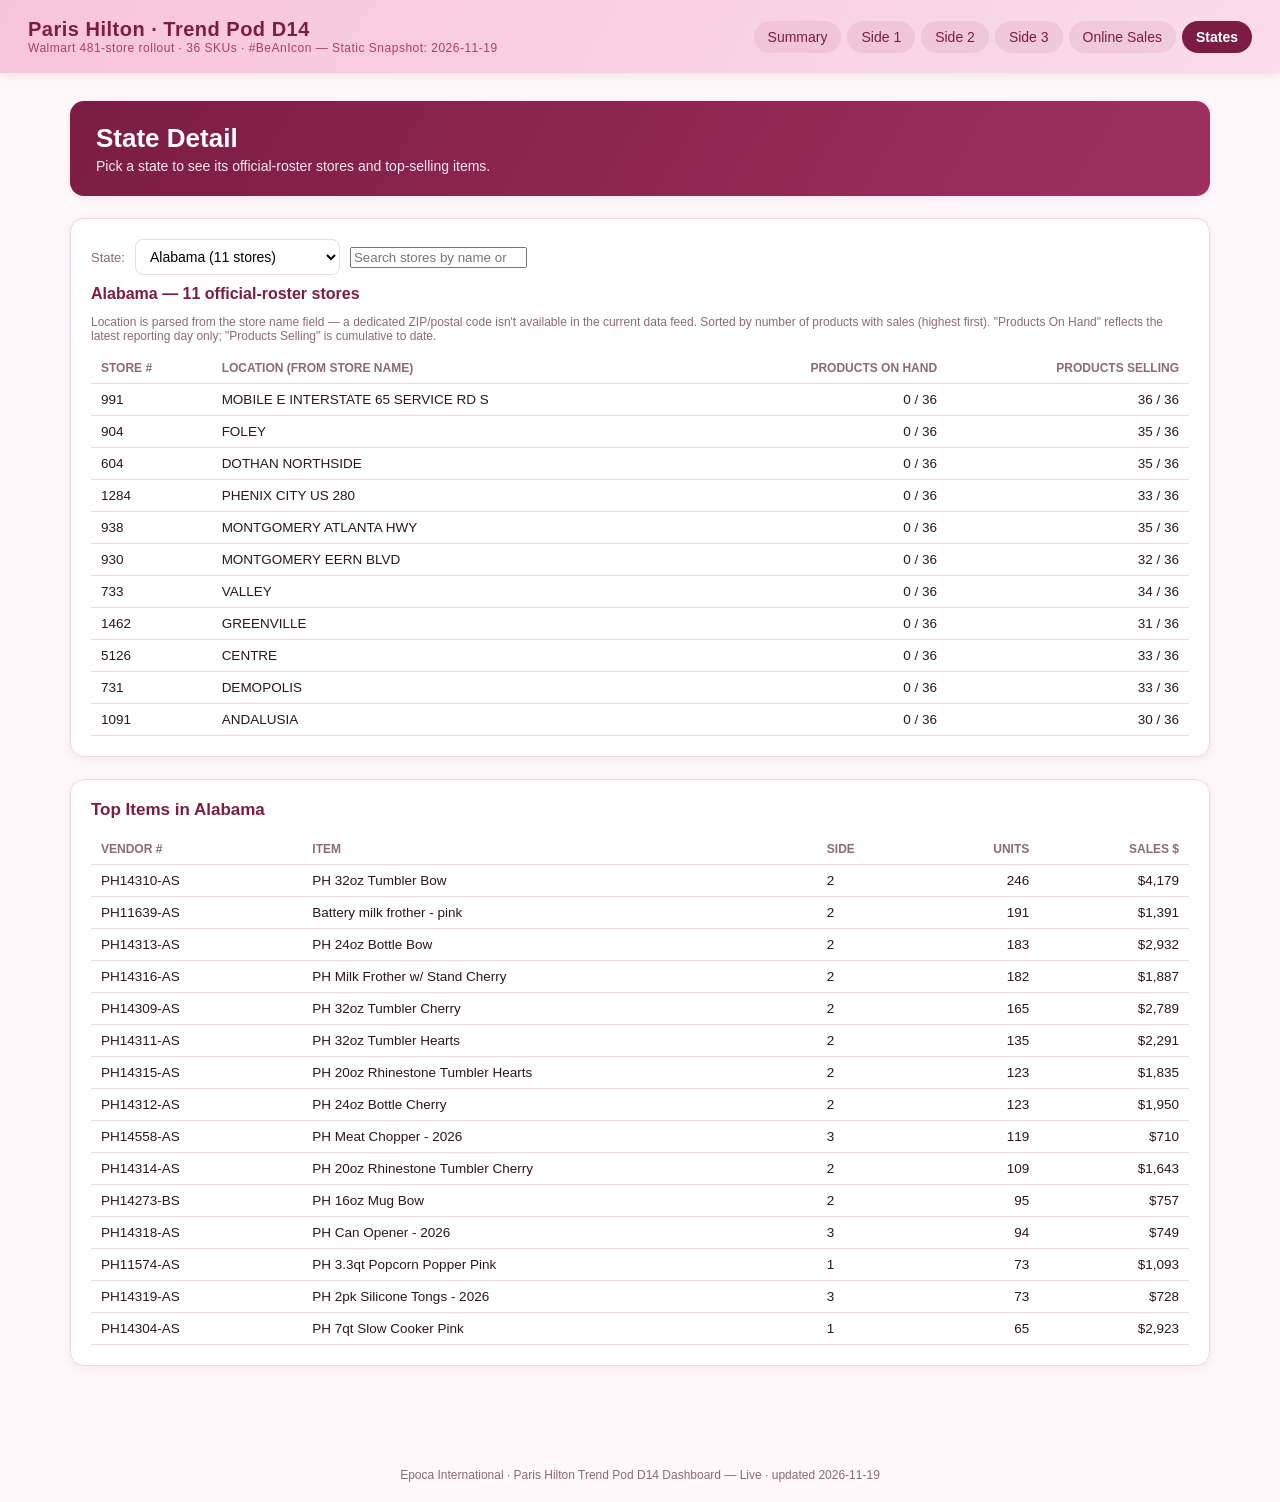
<file: states.html>
<!doctype html>
<html lang="zh-CN">
<head>
<meta charset="utf-8">
<meta name="viewport" content="width=device-width, initial-scale=1">
<title>States · Trend Pod D14</title>
<link rel="stylesheet" href="css/style.css">
</head>
<body>

<div class="topbar">
  <div class="brand">Paris Hilton · Trend Pod D14
    <small>Walmart 481-store rollout · 36 SKUs · #BeAnIcon — Static Snapshot: 2026-11-19</small>
  </div>
  <div class="nav">
    <a href="index.html" class="">Summary</a>
    <a href="side-1.html" class="">Side 1</a>
    <a href="side-2.html" class="">Side 2</a>
    <a href="side-3.html" class="">Side 3</a>
    <a href="online.html" class="">Online Sales</a>
    <a href="states.html" class="active">States</a>
  </div>
</div>


<div class="container">
  <div class="page-hero" style="background: linear-gradient(120deg, var(--brand-deep), var(--brand-mid));">
    <div>
      <h1 class="page-title-hero">State Detail</h1>
      <p class="page-sub-hero">Pick a state to see its official-roster stores and top-selling items.</p>
    </div>
  </div>

  <div class="card">
    <div class="controls" style="margin-bottom:6px">
      <label for="stateSelect" style="font-size:13px;color:var(--muted)">State:</label>
      <select id="stateSelect"></select>
      <input type="search" id="storeSearch" placeholder="Search stores by name or #...">
    </div>
    <div id="stateHeader" style="margin:10px 0 4px;font-weight:700;color:var(--brand-deep)"></div>
    <p style="font-size:12px;color:var(--muted);margin-bottom:10px">
      Location is parsed from the store name field — a dedicated ZIP/postal code isn't available in the current data feed.
      Sorted by number of products with sales (highest first). "Products On Hand" reflects the latest reporting day only; "Products Selling" is cumulative to date.
    </p>
    <table>
      <thead><tr><th>Store #</th><th>Location (from store name)</th><th class="num">Products On Hand</th><th class="num">Products Selling</th></tr></thead>
      <tbody id="storesBody"></tbody>
    </table>
  </div>

  <div class="card">
    <h2>Top Items <span id="topItemsStateLabel"></span></h2>
    <table>
      <thead><tr><th>Vendor #</th><th>Item</th><th>Side</th><th class="num">Units</th><th class="num">Sales $</th></tr></thead>
      <tbody id="topItemsBody"></tbody>
    </table>
  </div>
</div>
<footer class="note">Epoca International · Paris Hilton Trend Pod D14 Dashboard — Live · updated 2026-11-19</footer>

<script>
  window.__STATES_DATA__ = {"MONTANA":{"stores":[{"store_number":3259,"store_name":"MISSOULA MULLAN RD","products_on_hand":0,"products_selling":32,"total_units":188,"total_sales":2750.39,"units_per_week":14.461538461538462,"dollars_per_week":211.5684615384615}],"topItems":[{"item_number":683351643,"vendor_stock_id":"PH14316-AS","item_description":"PH Milk Frother w/ Stand Cherry","side":2,"units":"21","sales":"201.68"},{"item_number":662509675,"vendor_stock_id":"PH11639-AS","item_description":"Battery milk frother - pink","side":2,"units":"16","sales":"120.52"},{"item_number":683351629,"vendor_stock_id":"PH14315-AS","item_description":"PH 20oz Rhinestone Tumbler Hearts","side":2,"units":"15","sales":"224.55"},{"item_number":662611334,"vendor_stock_id":"PH11574-AS","item_description":"PH 3.3qt Popcorn Popper Pink","side":1,"units":"12","sales":"179.64"},{"item_number":683351631,"vendor_stock_id":"PH14310-AS","item_description":"PH 32oz Tumbler Bow","side":2,"units":"11","sales":"186.67"},{"item_number":683351633,"vendor_stock_id":"PH14314-AS","item_description":"PH 20oz Rhinestone Tumbler Cherry","side":2,"units":"9","sales":"134.73"},{"item_number":683351637,"vendor_stock_id":"PH14275-BS","item_description":"PH 16oz Mug Cherry","side":2,"units":"8","sales":"63.76"},{"item_number":684089836,"vendor_stock_id":"PH14558-AS","item_description":"PH Meat Chopper - 2026","side":3,"units":"8","sales":"47.76"},{"item_number":683351632,"vendor_stock_id":"PH14309-AS","item_description":"PH 32oz Tumbler Cherry","side":2,"units":"8","sales":"135.76"},{"item_number":683351639,"vendor_stock_id":"PH14306-AS","item_description":"PH 8in Fry Pan - 2026","side":1,"units":"7","sales":"104.79"},{"item_number":683351634,"vendor_stock_id":"PH14311-AS","item_description":"PH 32oz Tumbler Hearts","side":2,"units":"6","sales":"101.82"},{"item_number":683564508,"vendor_stock_id":"PH14323-AS","item_description":"PH 2pk Shears - 2026","side":3,"units":"6","sales":"59.82"},{"item_number":684089837,"vendor_stock_id":"PH14557-AS","item_description":"PH 2pk Spatula Set - 2026","side":3,"units":"6","sales":"47.82"},{"item_number":683564523,"vendor_stock_id":"PH14318-AS","item_description":"PH Can Opener - 2026","side":3,"units":"6","sales":"47.82"},{"item_number":683351627,"vendor_stock_id":"PH14313-AS","item_description":"PH 24oz Bottle Bow","side":2,"units":"5","sales":"79.85"}]},"ARKANSAS":{"stores":[{"store_number":100,"store_name":"BENTONVILLE S WALTON BLVD","products_on_hand":0,"products_selling":36,"total_units":542,"total_sales":8181.55,"units_per_week":38.714285714285715,"dollars_per_week":584.3964285714286},{"store_number":54,"store_name":"SPRINGDALE S PLEASANT ST","products_on_hand":0,"products_selling":35,"total_units":495,"total_sales":7127.51,"units_per_week":35.357142857142854,"dollars_per_week":509.1078571428571},{"store_number":1,"store_name":"ROGERS W WALNUT ST","products_on_hand":0,"products_selling":35,"total_units":388,"total_sales":5909.94,"units_per_week":27.714285714285715,"dollars_per_week":422.1385714285715},{"store_number":157,"store_name":"SEARCY E RACE AVE","products_on_hand":0,"products_selling":33,"total_units":294,"total_sales":4870.32,"units_per_week":21,"dollars_per_week":347.88},{"store_number":3230,"store_name":"BRYANT","products_on_hand":0,"products_selling":33,"total_units":270,"total_sales":4580.85,"units_per_week":19.285714285714285,"dollars_per_week":327.20357142857154},{"store_number":66,"store_name":"CLARKSVILLE","products_on_hand":0,"products_selling":34,"total_units":248,"total_sales":4032.88,"units_per_week":17.714285714285715,"dollars_per_week":288.0628571428571},{"store_number":124,"store_name":"LITTLE ROCK BASELINE RD","products_on_hand":0,"products_selling":34,"total_units":215,"total_sales":4010.15,"units_per_week":15.357142857142858,"dollars_per_week":286.4392857142857},{"store_number":5706,"store_name":"LITTLE ROCK BOWMAN RD","products_on_hand":0,"products_selling":31,"total_units":229,"total_sales":3772.92,"units_per_week":16.357142857142858,"dollars_per_week":269.4942857142857},{"store_number":52,"store_name":"HOT SPRINGS ALBERT PIKE RD","products_on_hand":0,"products_selling":31,"total_units":206,"total_sales":3541.45,"units_per_week":14.714285714285714,"dollars_per_week":252.96071428571426},{"store_number":336,"store_name":"SHERIDAN","products_on_hand":0,"products_selling":33,"total_units":224,"total_sales":3470.3,"units_per_week":16,"dollars_per_week":247.87857142857138},{"store_number":281,"store_name":"HEBER SPGS","products_on_hand":0,"products_selling":33,"total_units":210,"total_sales":3357.5,"units_per_week":15,"dollars_per_week":239.82142857142847},{"store_number":2587,"store_name":"CABOT S ROCKWOOD DRIVE","products_on_hand":0,"products_selling":33,"total_units":213,"total_sales":3209.62,"units_per_week":15.214285714285714,"dollars_per_week":229.25857142857143},{"store_number":5,"store_name":"CONWAY US 65 N","products_on_hand":0,"products_selling":34,"total_units":180,"total_sales":3086.29,"units_per_week":13.846153846153847,"dollars_per_week":237.4069230769231},{"store_number":67,"store_name":"MENA","products_on_hand":0,"products_selling":30,"total_units":212,"total_sales":2995.43,"units_per_week":15.142857142857142,"dollars_per_week":213.95928571428576},{"store_number":76,"store_name":"BERRYVILLE","products_on_hand":0,"products_selling":31,"total_units":194,"total_sales":2794.29,"units_per_week":13.857142857142858,"dollars_per_week":199.59214285714287},{"store_number":1065,"store_name":"HOPE","products_on_hand":0,"products_selling":30,"total_units":172,"total_sales":2736.13,"units_per_week":12.285714285714286,"dollars_per_week":195.43785714285718},{"store_number":4460,"store_name":"NORTH LITTLE ROCK MAUMELLE BLVD","products_on_hand":0,"products_selling":32,"total_units":175,"total_sales":2703.33,"units_per_week":15.909090909090908,"dollars_per_week":245.7572727272728},{"store_number":171,"store_name":"CAMDEN","products_on_hand":0,"products_selling":28,"total_units":158,"total_sales":2429.66,"units_per_week":12.153846153846153,"dollars_per_week":186.8969230769231},{"store_number":127,"store_name":"MALVERN","products_on_hand":0,"products_selling":32,"total_units":146,"total_sales":2380.29,"units_per_week":11.23076923076923,"dollars_per_week":183.09923076923081}],"topItems":[{"item_number":683351643,"vendor_stock_id":"PH14316-AS","item_description":"PH Milk Frother w/ Stand Cherry","side":2,"units":"408","sales":"4066.04"},{"item_number":662509675,"vendor_stock_id":"PH11639-AS","item_description":"Battery milk frother - pink","side":2,"units":"396","sales":"2835.08"},{"item_number":683351631,"vendor_stock_id":"PH14310-AS","item_description":"PH 32oz Tumbler Bow","side":2,"units":"323","sales":"5433.89"},{"item_number":683351627,"vendor_stock_id":"PH14313-AS","item_description":"PH 24oz Bottle Bow","side":2,"units":"256","sales":"3994.41"},{"item_number":684089836,"vendor_stock_id":"PH14558-AS","item_description":"PH Meat Chopper - 2026","side":3,"units":"240","sales":"1411.13"},{"item_number":683351632,"vendor_stock_id":"PH14309-AS","item_description":"PH 32oz Tumbler Cherry","side":2,"units":"237","sales":"3960.37"},{"item_number":683351633,"vendor_stock_id":"PH14314-AS","item_description":"PH 20oz Rhinestone Tumbler Cherry","side":2,"units":"203","sales":"3030.64"},{"item_number":683351634,"vendor_stock_id":"PH14311-AS","item_description":"PH 32oz Tumbler Hearts","side":2,"units":"194","sales":"3272.76"},{"item_number":683351629,"vendor_stock_id":"PH14315-AS","item_description":"PH 20oz Rhinestone Tumbler Hearts","side":2,"units":"193","sales":"2832.27"},{"item_number":683351628,"vendor_stock_id":"PH14312-AS","item_description":"PH 24oz Bottle Cherry","side":2,"units":"190","sales":"2986.12"},{"item_number":683351636,"vendor_stock_id":"PH14273-BS","item_description":"PH 16oz Mug Bow","side":2,"units":"180","sales":"1390.55"},{"item_number":683564523,"vendor_stock_id":"PH14318-AS","item_description":"PH Can Opener - 2026","side":3,"units":"150","sales":"1187.59"},{"item_number":662611334,"vendor_stock_id":"PH11574-AS","item_description":"PH 3.3qt Popcorn Popper Pink","side":1,"units":"150","sales":"2185.80"},{"item_number":683564508,"vendor_stock_id":"PH14323-AS","item_description":"PH 2pk Shears - 2026","side":3,"units":"136","sales":"1326.10"},{"item_number":683351637,"vendor_stock_id":"PH14275-BS","item_description":"PH 16oz Mug Cherry","side":2,"units":"130","sales":"994.52"}]},"FLORIDA":{"stores":[{"store_number":5420,"store_name":"KISSIMMEE VINELAND RD","products_on_hand":0,"products_selling":36,"total_units":641,"total_sales":10336.04,"units_per_week":45.785714285714285,"dollars_per_week":738.2885714285713},{"store_number":2814,"store_name":"HIALEAH NW 77TH AVE","products_on_hand":0,"products_selling":35,"total_units":483,"total_sales":7850.17,"units_per_week":34.5,"dollars_per_week":560.7264285714285},{"store_number":1220,"store_name":"ORLANDO S KIRKMAN RD","products_on_hand":0,"products_selling":35,"total_units":450,"total_sales":7480.55,"units_per_week":32.142857142857146,"dollars_per_week":534.325},{"store_number":1090,"store_name":"JACKSONVILLE 103RD ST","products_on_hand":0,"products_selling":35,"total_units":382,"total_sales":7168.47,"units_per_week":27.285714285714285,"dollars_per_week":512.0335714285713},{"store_number":987,"store_name":"FORT MYERS 6 MILE CYPRESS PARKWAY","products_on_hand":0,"products_selling":33,"total_units":419,"total_sales":6698,"units_per_week":29.928571428571427,"dollars_per_week":478.4285714285714},{"store_number":1173,"store_name":"SOUTHSIDE 8808 BEACH BLVD","products_on_hand":0,"products_selling":36,"total_units":357,"total_sales":6207.38,"units_per_week":25.5,"dollars_per_week":443.38428571428574},{"store_number":1203,"store_name":"WIMAUMA","products_on_hand":0,"products_selling":35,"total_units":405,"total_sales":6111.83,"units_per_week":28.928571428571427,"dollars_per_week":436.5592857142856},{"store_number":1444,"store_name":"JACKSONVILLE HUTCHINSON PARK DRIVE","products_on_hand":0,"products_selling":35,"total_units":333,"total_sales":6049.47,"units_per_week":25.615384615384617,"dollars_per_week":465.34384615384613},{"store_number":3119,"store_name":"PANAMA CITY BEACH PIER PARK","products_on_hand":0,"products_selling":34,"total_units":393,"total_sales":6022.09,"units_per_week":28.071428571428573,"dollars_per_week":430.14928571428567},{"store_number":5964,"store_name":"TAMPA E HILLSBOROUGH AVE","products_on_hand":0,"products_selling":36,"total_units":319,"total_sales":5865.36,"units_per_week":22.785714285714285,"dollars_per_week":418.9542857142857},{"store_number":1207,"store_name":"CALLAWAY","products_on_hand":0,"products_selling":34,"total_units":314,"total_sales":5604.01,"units_per_week":22.428571428571427,"dollars_per_week":400.2864285714286},{"store_number":5220,"store_name":"TAMPA 8220 N DALE MABRY HWY","products_on_hand":0,"products_selling":34,"total_units":380,"total_sales":5603.03,"units_per_week":27.142857142857142,"dollars_per_week":400.2164285714285},{"store_number":705,"store_name":"MOUNT DORA","products_on_hand":0,"products_selling":36,"total_units":314,"total_sales":5053,"units_per_week":22.428571428571427,"dollars_per_week":360.9285714285713},{"store_number":580,"store_name":"BARTOW","products_on_hand":0,"products_selling":36,"total_units":301,"total_sales":5017.7,"units_per_week":21.5,"dollars_per_week":358.4071428571428},{"store_number":3463,"store_name":"BRANDON E BRANDON BLVD","products_on_hand":0,"products_selling":35,"total_units":314,"total_sales":4944.74,"units_per_week":22.428571428571427,"dollars_per_week":353.19571428571436},{"store_number":1213,"store_name":"BROOKSVILLE CORTEZ BLVD","products_on_hand":0,"products_selling":36,"total_units":313,"total_sales":4937.37,"units_per_week":22.357142857142858,"dollars_per_week":352.6692857142857},{"store_number":3347,"store_name":"WINTER HAVEN 7450 CYPRESS GARDENS BLVD","products_on_hand":0,"products_selling":35,"total_units":289,"total_sales":4780.27,"units_per_week":20.642857142857142,"dollars_per_week":341.4478571428571},{"store_number":2626,"store_name":"LIVE OAK","products_on_hand":0,"products_selling":33,"total_units":300,"total_sales":4632.48,"units_per_week":21.428571428571427,"dollars_per_week":330.89142857142855},{"store_number":697,"store_name":"OCALA SW 19TH AVE RD","products_on_hand":0,"products_selling":36,"total_units":288,"total_sales":4573.18,"units_per_week":20.571428571428573,"dollars_per_week":326.6557142857144},{"store_number":859,"store_name":"LAKE WALES","products_on_hand":0,"products_selling":34,"total_units":258,"total_sales":4491.92,"units_per_week":18.428571428571427,"dollars_per_week":320.85142857142864},{"store_number":767,"store_name":"LAKE CITY","products_on_hand":0,"products_selling":36,"total_units":262,"total_sales":4491.31,"units_per_week":18.714285714285715,"dollars_per_week":320.80785714285713},{"store_number":779,"store_name":"LAKELAND FLORIDA AVE S","products_on_hand":0,"products_selling":35,"total_units":287,"total_sales":4457.05,"units_per_week":20.5,"dollars_per_week":318.3607142857143},{"store_number":1712,"store_name":"LARGO MISSOURI AVE N","products_on_hand":0,"products_selling":34,"total_units":259,"total_sales":4441.22,"units_per_week":19.923076923076923,"dollars_per_week":341.6323076923078},{"store_number":3372,"store_name":"LARGO ROOSEVELT BLVD","products_on_hand":0,"products_selling":33,"total_units":291,"total_sales":4400.67,"units_per_week":20.785714285714285,"dollars_per_week":314.3335714285715},{"store_number":1390,"store_name":"PINELLAS PARK US HWY 19 N","products_on_hand":0,"products_selling":34,"total_units":248,"total_sales":4154.38,"units_per_week":19.076923076923077,"dollars_per_week":319.5676923076923},{"store_number":1374,"store_name":"ALTAMONTE SPRINGS","products_on_hand":0,"products_selling":36,"total_units":242,"total_sales":4040.73,"units_per_week":17.285714285714285,"dollars_per_week":288.62357142857144},{"store_number":551,"store_name":"PALATKA","products_on_hand":0,"products_selling":32,"total_units":247,"total_sales":3885.27,"units_per_week":17.642857142857142,"dollars_per_week":277.5192857142857},{"store_number":968,"store_name":"WINTER HAVEN 355 CYPRESS GARDENS BLVD","products_on_hand":0,"products_selling":34,"total_units":213,"total_sales":3738.9,"units_per_week":16.384615384615383,"dollars_per_week":287.6076923076922},{"store_number":4588,"store_name":"ORLANDO W PRINCETON ST","products_on_hand":0,"products_selling":34,"total_units":213,"total_sales":3693.64,"units_per_week":15.214285714285714,"dollars_per_week":263.8314285714286},{"store_number":1847,"store_name":"OCALA E SILVER SPRINGS BLVD","products_on_hand":0,"products_selling":34,"total_units":231,"total_sales":3630.78,"units_per_week":16.5,"dollars_per_week":259.3414285714286},{"store_number":5326,"store_name":"OCALA SW STATE RD 200","products_on_hand":0,"products_selling":34,"total_units":235,"total_sales":3530.24,"units_per_week":18.076923076923077,"dollars_per_week":271.5569230769231},{"store_number":3348,"store_name":"LAKE PARK","products_on_hand":0,"products_selling":35,"total_units":222,"total_sales":3423.73,"units_per_week":15.857142857142858,"dollars_per_week":244.55214285714283},{"store_number":1501,"store_name":"TAMPA N DALE MABRY HWY","products_on_hand":0,"products_selling":34,"total_units":188,"total_sales":3381.34,"units_per_week":13.428571428571429,"dollars_per_week":241.52428571428578},{"store_number":1513,"store_name":"PALM HARBOR US HWY 19 N","products_on_hand":0,"products_selling":35,"total_units":200,"total_sales":3356.85,"units_per_week":15.384615384615385,"dollars_per_week":258.2192307692308},{"store_number":4681,"store_name":"TAMPA W GANDY BLVD","products_on_hand":0,"products_selling":35,"total_units":199,"total_sales":3341.98,"units_per_week":14.214285714285714,"dollars_per_week":238.7128571428571},{"store_number":3397,"store_name":"MIAMI GARDENS NW 2ND AVE","products_on_hand":0,"products_selling":30,"total_units":217,"total_sales":3197.51,"units_per_week":15.5,"dollars_per_week":228.39357142857142},{"store_number":5266,"store_name":"HUDSON","products_on_hand":0,"products_selling":32,"total_units":177,"total_sales":3066.76,"units_per_week":12.642857142857142,"dollars_per_week":219.05428571428573},{"store_number":3877,"store_name":"GAINESVILLE NE 12TH AVE","products_on_hand":0,"products_selling":36,"total_units":163,"total_sales":3000.93,"units_per_week":12.538461538461538,"dollars_per_week":230.84076923076918},{"store_number":800,"store_name":"LEESBURG","products_on_hand":0,"products_selling":33,"total_units":170,"total_sales":2984.1,"units_per_week":13.076923076923077,"dollars_per_week":229.5461538461538},{"store_number":1104,"store_name":"INVERNESS","products_on_hand":0,"products_selling":34,"total_units":177,"total_sales":2890.61,"units_per_week":12.642857142857142,"dollars_per_week":206.4721428571429},{"store_number":4262,"store_name":"THE VILLAGES WEDGEWOOD LANE","products_on_hand":0,"products_selling":36,"total_units":168,"total_sales":2726.74,"units_per_week":12.923076923076923,"dollars_per_week":209.7492307692307},{"store_number":2843,"store_name":"SUMMERFIELD","products_on_hand":0,"products_selling":33,"total_units":163,"total_sales":2726.54,"units_per_week":12.538461538461538,"dollars_per_week":209.73384615384612},{"store_number":1283,"store_name":"STARKE","products_on_hand":0,"products_selling":32,"total_units":165,"total_sales":2666.37,"units_per_week":11.785714285714286,"dollars_per_week":190.455},{"store_number":5772,"store_name":"LECANTO","products_on_hand":0,"products_selling":29,"total_units":169,"total_sales":2453.52,"units_per_week":13,"dollars_per_week":188.73230769230773},{"store_number":959,"store_name":"BUSHNELL","products_on_hand":0,"products_selling":29,"total_units":146,"total_sales":2133.14,"units_per_week":10.428571428571429,"dollars_per_week":152.36714285714288}],"topItems":[{"item_number":683351643,"vendor_stock_id":"PH14316-AS","item_description":"PH Milk Frother w/ Stand Cherry","side":2,"units":"1050","sales":"10488.45"},{"item_number":662509675,"vendor_stock_id":"PH11639-AS","item_description":"Battery milk frother - pink","side":2,"units":"921","sales":"6833.78"},{"item_number":683351631,"vendor_stock_id":"PH14310-AS","item_description":"PH 32oz Tumbler Bow","side":2,"units":"828","sales":"14050.74"},{"item_number":683351632,"vendor_stock_id":"PH14309-AS","item_description":"PH 32oz Tumbler Cherry","side":2,"units":"727","sales":"12308.46"},{"item_number":683351627,"vendor_stock_id":"PH14313-AS","item_description":"PH 24oz Bottle Bow","side":2,"units":"716","sales":"11449.80"},{"item_number":683351633,"vendor_stock_id":"PH14314-AS","item_description":"PH 20oz Rhinestone Tumbler Cherry","side":2,"units":"601","sales":"9017.32"},{"item_number":683351629,"vendor_stock_id":"PH14315-AS","item_description":"PH 20oz Rhinestone Tumbler Hearts","side":2,"units":"549","sales":"8213.36"},{"item_number":683351634,"vendor_stock_id":"PH14311-AS","item_description":"PH 32oz Tumbler Hearts","side":2,"units":"546","sales":"9231.87"},{"item_number":683351636,"vendor_stock_id":"PH14273-BS","item_description":"PH 16oz Mug Bow","side":2,"units":"540","sales":"4303.80"},{"item_number":683351628,"vendor_stock_id":"PH14312-AS","item_description":"PH 24oz Bottle Cherry","side":2,"units":"509","sales":"8136.37"},{"item_number":684089836,"vendor_stock_id":"PH14558-AS","item_description":"PH Meat Chopper - 2026","side":3,"units":"410","sales":"2447.70"},{"item_number":683564510,"vendor_stock_id":"PH14320-AS","item_description":"PH 2pk Knife Set - 2026","side":3,"units":"374","sales":"4955.78"},{"item_number":683564535,"vendor_stock_id":"PH14317-AS","item_description":"PH 2pk Silicone Tool Set","side":3,"units":"366","sales":"2917.02"},{"item_number":683564523,"vendor_stock_id":"PH14318-AS","item_description":"PH Can Opener - 2026","side":3,"units":"350","sales":"2786.31"},{"item_number":683564532,"vendor_stock_id":"PH14319-AS","item_description":"PH 2pk Silicone Tongs - 2026","side":3,"units":"331","sales":"3300.07"}]},"WISCONSIN":{"stores":[{"store_number":2452,"store_name":"MILWAUKEE E CAPITOL DRIVE","products_on_hand":0,"products_selling":35,"total_units":367,"total_sales":7552.07,"units_per_week":26.214285714285715,"dollars_per_week":539.4335714285716},{"store_number":2828,"store_name":"MILWAUKEE SOUTHGATE","products_on_hand":0,"products_selling":36,"total_units":399,"total_sales":6523.99,"units_per_week":33.25,"dollars_per_week":543.6658333333332},{"store_number":1394,"store_name":"GREENFIELD","products_on_hand":0,"products_selling":35,"total_units":358,"total_sales":5798.45,"units_per_week":25.571428571428573,"dollars_per_week":414.17500000000007},{"store_number":1167,"store_name":"KENOSHA","products_on_hand":0,"products_selling":35,"total_units":335,"total_sales":5722.93,"units_per_week":23.928571428571427,"dollars_per_week":408.78071428571417},{"store_number":2668,"store_name":"STURTEVANT","products_on_hand":0,"products_selling":33,"total_units":284,"total_sales":5222.88,"units_per_week":21.846153846153847,"dollars_per_week":401.75999999999993},{"store_number":3857,"store_name":"MONONA","products_on_hand":0,"products_selling":35,"total_units":269,"total_sales":4408.37,"units_per_week":20.692307692307693,"dollars_per_week":339.10538461538465},{"store_number":5438,"store_name":"NEW BERLIN","products_on_hand":0,"products_selling":33,"total_units":257,"total_sales":4274.36,"units_per_week":19.76923076923077,"dollars_per_week":328.7969230769231},{"store_number":2532,"store_name":"BELOIT","products_on_hand":0,"products_selling":32,"total_units":240,"total_sales":3981.16,"units_per_week":17.142857142857142,"dollars_per_week":284.36857142857156},{"store_number":1267,"store_name":"SUN PRAIRIE","products_on_hand":0,"products_selling":36,"total_units":249,"total_sales":3764.29,"units_per_week":17.785714285714285,"dollars_per_week":268.8778571428572},{"store_number":3505,"store_name":"WISCONSIN DELLS","products_on_hand":0,"products_selling":33,"total_units":233,"total_sales":3707.64,"units_per_week":17.923076923076923,"dollars_per_week":285.20307692307694},{"store_number":1679,"store_name":"ONALASKA","products_on_hand":0,"products_selling":32,"total_units":215,"total_sales":3377.73,"units_per_week":16.53846153846154,"dollars_per_week":259.8253846153846},{"store_number":1276,"store_name":"SHEBOYGAN S TAYLOR DRIVE","products_on_hand":0,"products_selling":33,"total_units":183,"total_sales":3067.35,"units_per_week":13.071428571428571,"dollars_per_week":219.09642857142856},{"store_number":1776,"store_name":"WATERTOWN","products_on_hand":0,"products_selling":34,"total_units":172,"total_sales":3028.2,"units_per_week":12.285714285714286,"dollars_per_week":216.29999999999993},{"store_number":1643,"store_name":"FOND DU LAC","products_on_hand":0,"products_selling":30,"total_units":184,"total_sales":2856.86,"units_per_week":16.727272727272727,"dollars_per_week":259.7145454545455},{"store_number":3247,"store_name":"DELAVAN","products_on_hand":0,"products_selling":32,"total_units":164,"total_sales":2544.9,"units_per_week":11.714285714285714,"dollars_per_week":181.77857142857147},{"store_number":910,"store_name":"LAKE GENEVA","products_on_hand":0,"products_selling":28,"total_units":161,"total_sales":2536.76,"units_per_week":11.5,"dollars_per_week":181.19714285714284},{"store_number":1799,"store_name":"PORTAGE","products_on_hand":0,"products_selling":31,"total_units":161,"total_sales":2387.67,"units_per_week":11.5,"dollars_per_week":170.54785714285717},{"store_number":1931,"store_name":"RHINELANDER","products_on_hand":0,"products_selling":31,"total_units":143,"total_sales":2341.31,"units_per_week":11,"dollars_per_week":180.10076923076926},{"store_number":1449,"store_name":"MANITOWOC","products_on_hand":0,"products_selling":27,"total_units":149,"total_sales":2291.16,"units_per_week":10.642857142857142,"dollars_per_week":163.65428571428575},{"store_number":3322,"store_name":"PEWAUKEE","products_on_hand":0,"products_selling":35,"total_units":143,"total_sales":2289.07,"units_per_week":10.214285714285714,"dollars_per_week":163.50500000000002},{"store_number":1396,"store_name":"BARABOO","products_on_hand":0,"products_selling":29,"total_units":130,"total_sales":2058.69,"units_per_week":10,"dollars_per_week":158.36076923076922},{"store_number":2658,"store_name":"WEST BEND","products_on_hand":0,"products_selling":30,"total_units":118,"total_sales":1929.6,"units_per_week":8.428571428571429,"dollars_per_week":137.82857142857148},{"store_number":3499,"store_name":"JEFFERSON","products_on_hand":0,"products_selling":29,"total_units":121,"total_sales":1890.9,"units_per_week":12.1,"dollars_per_week":189.09000000000003},{"store_number":5463,"store_name":"HARTFORD","products_on_hand":0,"products_selling":26,"total_units":102,"total_sales":1371.58,"units_per_week":7.846153846153846,"dollars_per_week":105.50615384615388},{"store_number":2509,"store_name":"CHILTON","products_on_hand":0,"products_selling":20,"total_units":74,"total_sales":1045.9,"units_per_week":5.6923076923076925,"dollars_per_week":80.45384615384616}],"topItems":[{"item_number":683351643,"vendor_stock_id":"PH14316-AS","item_description":"PH Milk Frother w/ Stand Cherry","side":2,"units":"482","sales":"4852.80"},{"item_number":662509675,"vendor_stock_id":"PH11639-AS","item_description":"Battery milk frother - pink","side":2,"units":"350","sales":"2565.50"},{"item_number":683351627,"vendor_stock_id":"PH14313-AS","item_description":"PH 24oz Bottle Bow","side":2,"units":"340","sales":"5205.46"},{"item_number":683351633,"vendor_stock_id":"PH14314-AS","item_description":"PH 20oz Rhinestone Tumbler Cherry","side":2,"units":"330","sales":"4940.08"},{"item_number":683351631,"vendor_stock_id":"PH14310-AS","item_description":"PH 32oz Tumbler Bow","side":2,"units":"328","sales":"5565.85"},{"item_number":683351629,"vendor_stock_id":"PH14315-AS","item_description":"PH 20oz Rhinestone Tumbler Hearts","side":2,"units":"282","sales":"4196.69"},{"item_number":683351628,"vendor_stock_id":"PH14312-AS","item_description":"PH 24oz Bottle Cherry","side":2,"units":"234","sales":"3738.89"},{"item_number":683351632,"vendor_stock_id":"PH14309-AS","item_description":"PH 32oz Tumbler Cherry","side":2,"units":"219","sales":"3710.55"},{"item_number":684089836,"vendor_stock_id":"PH14558-AS","item_description":"PH Meat Chopper - 2026","side":3,"units":"217","sales":"1295.49"},{"item_number":683351634,"vendor_stock_id":"PH14311-AS","item_description":"PH 32oz Tumbler Hearts","side":2,"units":"178","sales":"3010.66"},{"item_number":683564535,"vendor_stock_id":"PH14317-AS","item_description":"PH 2pk Silicone Tool Set","side":3,"units":"171","sales":"1362.87"},{"item_number":683564523,"vendor_stock_id":"PH14318-AS","item_description":"PH Can Opener - 2026","side":3,"units":"156","sales":"1243.32"},{"item_number":683564510,"vendor_stock_id":"PH14320-AS","item_description":"PH 2pk Knife Set - 2026","side":3,"units":"146","sales":"1920.62"},{"item_number":683351636,"vendor_stock_id":"PH14273-BS","item_description":"PH 16oz Mug Bow","side":2,"units":"142","sales":"1122.77"},{"item_number":662611334,"vendor_stock_id":"PH11574-AS","item_description":"PH 3.3qt Popcorn Popper Pink","side":1,"units":"130","sales":"1946.10"}]},"ILLINOIS":{"stores":[{"store_number":3004,"store_name":"CICERO","products_on_hand":0,"products_selling":36,"total_units":730,"total_sales":13501.05,"units_per_week":52.142857142857146,"dollars_per_week":964.3607142857142},{"store_number":1938,"store_name":"BEDFORD PARK","products_on_hand":0,"products_selling":36,"total_units":615,"total_sales":10146.76,"units_per_week":43.92857142857143,"dollars_per_week":724.7685714285715},{"store_number":2204,"store_name":"FOREST PARK","products_on_hand":0,"products_selling":36,"total_units":439,"total_sales":7260.31,"units_per_week":36.583333333333336,"dollars_per_week":605.0258333333335},{"store_number":3601,"store_name":"CRESTWOOD","products_on_hand":0,"products_selling":36,"total_units":433,"total_sales":6845.15,"units_per_week":30.928571428571427,"dollars_per_week":488.93928571428575},{"store_number":1998,"store_name":"SKOKIE","products_on_hand":0,"products_selling":35,"total_units":388,"total_sales":6155.45,"units_per_week":27.714285714285715,"dollars_per_week":439.67500000000007},{"store_number":2817,"store_name":"LANSING","products_on_hand":0,"products_selling":35,"total_units":322,"total_sales":5366.45,"units_per_week":24.76923076923077,"dollars_per_week":412.8038461538462},{"store_number":1256,"store_name":"JOLIET","products_on_hand":0,"products_selling":35,"total_units":336,"total_sales":5244.7,"units_per_week":24,"dollars_per_week":374.6214285714286},{"store_number":1761,"store_name":"GRANITE CITY","products_on_hand":0,"products_selling":35,"total_units":266,"total_sales":5034.02,"units_per_week":20.46153846153846,"dollars_per_week":387.2323076923077},{"store_number":3891,"store_name":"WAUKEGAN","products_on_hand":0,"products_selling":36,"total_units":310,"total_sales":4829.2,"units_per_week":23.846153846153847,"dollars_per_week":371.4769230769231},{"store_number":786,"store_name":"DEKALB","products_on_hand":0,"products_selling":32,"total_units":274,"total_sales":4773.64,"units_per_week":19.571428571428573,"dollars_per_week":340.97428571428566},{"store_number":1490,"store_name":"ROCKFORD WALTON ST","products_on_hand":0,"products_selling":32,"total_units":273,"total_sales":4723.56,"units_per_week":21,"dollars_per_week":363.3507692307691},{"store_number":4049,"store_name":"OLYMPIA FIELDS","products_on_hand":0,"products_selling":34,"total_units":279,"total_sales":4625.23,"units_per_week":19.928571428571427,"dollars_per_week":330.37357142857155},{"store_number":3790,"store_name":"LOCKPORT","products_on_hand":0,"products_selling":36,"total_units":277,"total_sales":4471.02,"units_per_week":19.785714285714285,"dollars_per_week":319.3585714285714},{"store_number":1125,"store_name":"NORMAL","products_on_hand":0,"products_selling":32,"total_units":292,"total_sales":4367.86,"units_per_week":20.857142857142858,"dollars_per_week":311.98999999999995},{"store_number":5442,"store_name":"ADDISON","products_on_hand":0,"products_selling":34,"total_units":291,"total_sales":4341.18,"units_per_week":20.785714285714285,"dollars_per_week":310.0842857142857},{"store_number":4531,"store_name":"ROMEOVILLE","products_on_hand":0,"products_selling":36,"total_units":272,"total_sales":4129.3,"units_per_week":19.428571428571427,"dollars_per_week":294.94999999999993},{"store_number":1401,"store_name":"NAPERVILLE","products_on_hand":0,"products_selling":33,"total_units":281,"total_sales":4125.47,"units_per_week":20.071428571428573,"dollars_per_week":294.6764285714286},{"store_number":201,"store_name":"BELLEVILLE","products_on_hand":0,"products_selling":33,"total_units":236,"total_sales":4101.56,"units_per_week":16.857142857142858,"dollars_per_week":292.96857142857147},{"store_number":1071,"store_name":"WOOD RIVER","products_on_hand":0,"products_selling":31,"total_units":227,"total_sales":3955.81,"units_per_week":16.214285714285715,"dollars_per_week":282.5578571428572},{"store_number":1228,"store_name":"ROUND LAKE BEACH","products_on_hand":0,"products_selling":32,"total_units":271,"total_sales":3850.89,"units_per_week":24.636363636363637,"dollars_per_week":350.08090909090913},{"store_number":343,"store_name":"TAYLORVILLE","products_on_hand":0,"products_selling":34,"total_units":224,"total_sales":3815.38,"units_per_week":16,"dollars_per_week":272.52714285714285},{"store_number":1814,"store_name":"ELGIN","products_on_hand":0,"products_selling":33,"total_units":235,"total_sales":3680.99,"units_per_week":16.785714285714285,"dollars_per_week":262.9278571428571},{"store_number":1955,"store_name":"ROCKFORD NORTHRIDGE DRIVE","products_on_hand":0,"products_selling":32,"total_units":210,"total_sales":3581.37,"units_per_week":15,"dollars_per_week":255.81214285714285},{"store_number":1668,"store_name":"GURNEE","products_on_hand":0,"products_selling":34,"total_units":240,"total_sales":3559.7,"units_per_week":18.46153846153846,"dollars_per_week":273.8230769230769},{"store_number":3893,"store_name":"ZION","products_on_hand":0,"products_selling":34,"total_units":230,"total_sales":3537.06,"units_per_week":16.428571428571427,"dollars_per_week":252.64714285714288},{"store_number":5398,"store_name":"ROCKFORD OWEN CENTER RD","products_on_hand":0,"products_selling":33,"total_units":187,"total_sales":3451.05,"units_per_week":13.357142857142858,"dollars_per_week":246.50357142857143},{"store_number":3602,"store_name":"SPRINGFIELD LEJUNE DRIVE","products_on_hand":0,"products_selling":32,"total_units":182,"total_sales":3422.35,"units_per_week":14,"dollars_per_week":263.2576923076923},{"store_number":844,"store_name":"MORRIS","products_on_hand":0,"products_selling":31,"total_units":233,"total_sales":3420.81,"units_per_week":16.642857142857142,"dollars_per_week":244.3435714285715},{"store_number":262,"store_name":"BENTON","products_on_hand":0,"products_selling":33,"total_units":202,"total_sales":3387.27,"units_per_week":14.428571428571429,"dollars_per_week":241.94785714285717},{"store_number":3597,"store_name":"BELVIDERE","products_on_hand":0,"products_selling":34,"total_units":214,"total_sales":3385.29,"units_per_week":16.46153846153846,"dollars_per_week":260.406923076923},{"store_number":1395,"store_name":"CENTRALIA","products_on_hand":0,"products_selling":33,"total_units":197,"total_sales":3238.04,"units_per_week":14.071428571428571,"dollars_per_week":231.28857142857146},{"store_number":1740,"store_name":"FREEPORT","products_on_hand":0,"products_selling":35,"total_units":180,"total_sales":3198.17,"units_per_week":12.857142857142858,"dollars_per_week":228.44071428571436},{"store_number":5486,"store_name":"COUNTRY CLUB HILLS","products_on_hand":0,"products_selling":33,"total_units":192,"total_sales":3115.06,"units_per_week":16,"dollars_per_week":259.5883333333333},{"store_number":4323,"store_name":"KANKAKEE","products_on_hand":0,"products_selling":31,"total_units":165,"total_sales":2986.38,"units_per_week":11.785714285714286,"dollars_per_week":213.31285714285715},{"store_number":4286,"store_name":"MONTGOMERY","products_on_hand":0,"products_selling":32,"total_units":177,"total_sales":2837.28,"units_per_week":16.09090909090909,"dollars_per_week":257.93454545454546},{"store_number":1003,"store_name":"PLANO","products_on_hand":0,"products_selling":32,"total_units":159,"total_sales":2803.08,"units_per_week":11.357142857142858,"dollars_per_week":200.22},{"store_number":1897,"store_name":"ELK GROVE VILLAGE","products_on_hand":0,"products_selling":33,"total_units":196,"total_sales":2698.93,"units_per_week":14,"dollars_per_week":192.78071428571428},{"store_number":796,"store_name":"PERU","products_on_hand":0,"products_selling":28,"total_units":174,"total_sales":2650.67,"units_per_week":13.384615384615385,"dollars_per_week":203.89769230769235},{"store_number":4641,"store_name":"HUNTLEY","products_on_hand":0,"products_selling":30,"total_units":203,"total_sales":2604.12,"units_per_week":14.5,"dollars_per_week":186.00857142857149},{"store_number":5352,"store_name":"BATAVIA","products_on_hand":0,"products_selling":31,"total_units":188,"total_sales":2571.42,"units_per_week":13.428571428571429,"dollars_per_week":183.67285714285714},{"store_number":4695,"store_name":"GODFREY","products_on_hand":0,"products_selling":33,"total_units":154,"total_sales":2499.44,"units_per_week":11,"dollars_per_week":178.53142857142856},{"store_number":852,"store_name":"OTTAWA","products_on_hand":0,"products_selling":33,"total_units":143,"total_sales":2482.26,"units_per_week":10.214285714285714,"dollars_per_week":177.30428571428573},{"store_number":328,"store_name":"WATERLOO","products_on_hand":0,"products_selling":30,"total_units":176,"total_sales":2458.35,"units_per_week":13.538461538461538,"dollars_per_week":189.1038461538462},{"store_number":1848,"store_name":"GLEN ELLYN","products_on_hand":0,"products_selling":31,"total_units":173,"total_sales":2455.23,"units_per_week":15.727272727272727,"dollars_per_week":223.20272727272723},{"store_number":891,"store_name":"STERLING","products_on_hand":0,"products_selling":34,"total_units":151,"total_sales":2413.21,"units_per_week":10.785714285714286,"dollars_per_week":172.3721428571429},{"store_number":1386,"store_name":"PONTIAC","products_on_hand":0,"products_selling":28,"total_units":164,"total_sales":2319.49,"units_per_week":11.714285714285714,"dollars_per_week":165.67785714285714},{"store_number":3459,"store_name":"BLOOMINGTON","products_on_hand":0,"products_selling":31,"total_units":156,"total_sales":2278.51,"units_per_week":11.142857142857142,"dollars_per_week":162.75071428571428},{"store_number":5399,"store_name":"DIXON","products_on_hand":0,"products_selling":27,"total_units":149,"total_sales":2263.59,"units_per_week":10.642857142857142,"dollars_per_week":161.68499999999997},{"store_number":198,"store_name":"SALEM","products_on_hand":0,"products_selling":32,"total_units":131,"total_sales":2085.34,"units_per_week":10.076923076923077,"dollars_per_week":160.4107692307693},{"store_number":213,"store_name":"LITCHFIELD","products_on_hand":0,"products_selling":28,"total_units":130,"total_sales":1933.17,"units_per_week":10,"dollars_per_week":148.70538461538465},{"store_number":317,"store_name":"VANDALIA","products_on_hand":0,"products_selling":29,"total_units":119,"total_sales":1844.81,"units_per_week":8.5,"dollars_per_week":131.77214285714288},{"store_number":3434,"store_name":"WOODSTOCK","products_on_hand":0,"products_selling":29,"total_units":121,"total_sales":1775.4,"units_per_week":8.642857142857142,"dollars_per_week":126.81428571428573},{"store_number":636,"store_name":"PRINCETON","products_on_hand":0,"products_selling":25,"total_units":83,"total_sales":1153.48,"units_per_week":6.384615384615385,"dollars_per_week":88.72923076923078}],"topItems":[{"item_number":683351643,"vendor_stock_id":"PH14316-AS","item_description":"PH Milk Frother w/ Stand Cherry","side":2,"units":"1211","sales":"12204.55"},{"item_number":662509675,"vendor_stock_id":"PH11639-AS","item_description":"Battery milk frother - pink","side":2,"units":"983","sales":"7195.62"},{"item_number":683351631,"vendor_stock_id":"PH14310-AS","item_description":"PH 32oz Tumbler Bow","side":2,"units":"779","sales":"13394.34"},{"item_number":683351627,"vendor_stock_id":"PH14313-AS","item_description":"PH 24oz Bottle Bow","side":2,"units":"722","sales":"11532.25"},{"item_number":683351633,"vendor_stock_id":"PH14314-AS","item_description":"PH 20oz Rhinestone Tumbler Cherry","side":2,"units":"694","sales":"10547.33"},{"item_number":683351629,"vendor_stock_id":"PH14315-AS","item_description":"PH 20oz Rhinestone Tumbler Hearts","side":2,"units":"604","sales":"9178.71"},{"item_number":683351632,"vendor_stock_id":"PH14309-AS","item_description":"PH 32oz Tumbler Cherry","side":2,"units":"580","sales":"9964.12"},{"item_number":683351628,"vendor_stock_id":"PH14312-AS","item_description":"PH 24oz Bottle Cherry","side":2,"units":"550","sales":"8783.50"},{"item_number":684089836,"vendor_stock_id":"PH14558-AS","item_description":"PH Meat Chopper - 2026","side":3,"units":"491","sales":"2965.29"},{"item_number":683351634,"vendor_stock_id":"PH14311-AS","item_description":"PH 32oz Tumbler Hearts","side":2,"units":"448","sales":"7656.66"},{"item_number":683351636,"vendor_stock_id":"PH14273-BS","item_description":"PH 16oz Mug Bow","side":2,"units":"442","sales":"3566.26"},{"item_number":683564535,"vendor_stock_id":"PH14317-AS","item_description":"PH 2pk Silicone Tool Set","side":3,"units":"401","sales":"3246.66"},{"item_number":683564510,"vendor_stock_id":"PH14320-AS","item_description":"PH 2pk Knife Set - 2026","side":3,"units":"391","sales":"5307.57"},{"item_number":683564532,"vendor_stock_id":"PH14319-AS","item_description":"PH 2pk Silicone Tongs - 2026","side":3,"units":"367","sales":"3748.69"},{"item_number":683564523,"vendor_stock_id":"PH14318-AS","item_description":"PH Can Opener - 2026","side":3,"units":"351","sales":"2814.97"}]},"GEORGIA":{"stores":[{"store_number":1373,"store_name":"LILBURN","products_on_hand":0,"products_selling":36,"total_units":729,"total_sales":11384.21,"units_per_week":52.07142857142857,"dollars_per_week":813.157857142857},{"store_number":3621,"store_name":"CHAMBLEE","products_on_hand":0,"products_selling":36,"total_units":547,"total_sales":8746.58,"units_per_week":39.07142857142857,"dollars_per_week":624.7557142857141},{"store_number":1181,"store_name":"MARIETTA TERRELL MILL RD SE","products_on_hand":0,"products_selling":35,"total_units":433,"total_sales":7535.37,"units_per_week":30.928571428571427,"dollars_per_week":538.2407142857143},{"store_number":5390,"store_name":"MARIETTA COBB PARKWAY S","products_on_hand":0,"products_selling":36,"total_units":371,"total_sales":5988.35,"units_per_week":26.5,"dollars_per_week":427.7392857142856},{"store_number":2890,"store_name":"MACON ZEBULON RD","products_on_hand":0,"products_selling":35,"total_units":298,"total_sales":5523.88,"units_per_week":24.833333333333332,"dollars_per_week":460.3233333333333},{"store_number":1586,"store_name":"AUSTELL","products_on_hand":0,"products_selling":36,"total_units":328,"total_sales":5352.99,"units_per_week":25.23076923076923,"dollars_per_week":411.76846153846157},{"store_number":2732,"store_name":"VILLA RICA","products_on_hand":0,"products_selling":34,"total_units":329,"total_sales":5280.47,"units_per_week":23.5,"dollars_per_week":377.1764285714286},{"store_number":5709,"store_name":"LOCUST GROVE","products_on_hand":0,"products_selling":33,"total_units":309,"total_sales":5222.13,"units_per_week":22.071428571428573,"dollars_per_week":373.0092857142858},{"store_number":5275,"store_name":"WOODSTOCK BELLS FERRY RD","products_on_hand":0,"products_selling":36,"total_units":322,"total_sales":5118.77,"units_per_week":23,"dollars_per_week":365.6264285714287},{"store_number":787,"store_name":"RIVERDALE","products_on_hand":0,"products_selling":36,"total_units":287,"total_sales":5034.91,"units_per_week":20.5,"dollars_per_week":359.63642857142855},{"store_number":1578,"store_name":"ROSWELL","products_on_hand":0,"products_selling":34,"total_units":302,"total_sales":5034.24,"units_per_week":21.571428571428573,"dollars_per_week":359.58857142857147},{"store_number":520,"store_name":"WINDER","products_on_hand":0,"products_selling":34,"total_units":324,"total_sales":4992.06,"units_per_week":24.923076923076923,"dollars_per_week":384.0046153846154},{"store_number":3188,"store_name":"STONE MOUNTAIN MEMORIAL DRIVE","products_on_hand":0,"products_selling":34,"total_units":269,"total_sales":4941.96,"units_per_week":19.214285714285715,"dollars_per_week":352.9971428571429},{"store_number":722,"store_name":"CARROLLTON","products_on_hand":0,"products_selling":34,"total_units":274,"total_sales":4609.13,"units_per_week":19.571428571428573,"dollars_per_week":329.22357142857146},{"store_number":1403,"store_name":"CORNELIA","products_on_hand":0,"products_selling":35,"total_units":271,"total_sales":4541.03,"units_per_week":19.357142857142858,"dollars_per_week":324.35928571428565},{"store_number":2811,"store_name":"ATHENS LEXINGTON RD","products_on_hand":0,"products_selling":33,"total_units":270,"total_sales":4513.62,"units_per_week":20.76923076923077,"dollars_per_week":347.20153846153846},{"store_number":1314,"store_name":"BUFORD DRIVE BUFORD","products_on_hand":0,"products_selling":36,"total_units":270,"total_sales":4488.36,"units_per_week":19.285714285714285,"dollars_per_week":320.5971428571429},{"store_number":3201,"store_name":"MCDONOUGH","products_on_hand":0,"products_selling":33,"total_units":239,"total_sales":4127.33,"units_per_week":18.384615384615383,"dollars_per_week":317.48692307692306},{"store_number":3786,"store_name":"BUFORD SARDIS CHURCH RD","products_on_hand":0,"products_selling":35,"total_units":277,"total_sales":4027.44,"units_per_week":19.785714285714285,"dollars_per_week":287.6742857142857},{"store_number":658,"store_name":"ROME REDMOND CIRCLE NW","products_on_hand":0,"products_selling":33,"total_units":236,"total_sales":3972.65,"units_per_week":18.153846153846153,"dollars_per_week":305.5884615384615},{"store_number":3403,"store_name":"DALLAS","products_on_hand":0,"products_selling":32,"total_units":223,"total_sales":3965.48,"units_per_week":15.928571428571429,"dollars_per_week":283.24857142857144},{"store_number":836,"store_name":"SAINT MARYS","products_on_hand":0,"products_selling":34,"total_units":225,"total_sales":3956.15,"units_per_week":16.071428571428573,"dollars_per_week":282.58214285714286},{"store_number":3748,"store_name":"ACWORTH","products_on_hand":0,"products_selling":34,"total_units":252,"total_sales":3944.28,"units_per_week":18,"dollars_per_week":281.7342857142857},{"store_number":3401,"store_name":"COLLEGE PARK","products_on_hand":0,"products_selling":33,"total_units":205,"total_sales":3930.41,"units_per_week":15.76923076923077,"dollars_per_week":302.33923076923077},{"store_number":3462,"store_name":"SUWANEE","products_on_hand":0,"products_selling":34,"total_units":255,"total_sales":3854.07,"units_per_week":19.615384615384617,"dollars_per_week":296.4669230769232},{"store_number":3750,"store_name":"WARNER ROBINS BOOTH RD","products_on_hand":0,"products_selling":34,"total_units":195,"total_sales":3786.53,"units_per_week":15,"dollars_per_week":291.27153846153846},{"store_number":618,"store_name":"HIRAM","products_on_hand":0,"products_selling":34,"total_units":211,"total_sales":3722.09,"units_per_week":16.23076923076923,"dollars_per_week":286.3146153846154},{"store_number":780,"store_name":"MONROE","products_on_hand":0,"products_selling":33,"total_units":212,"total_sales":3611.45,"units_per_week":15.142857142857142,"dollars_per_week":257.96071428571423},{"store_number":2733,"store_name":"PERRY","products_on_hand":0,"products_selling":30,"total_units":222,"total_sales":3538.7,"units_per_week":18.5,"dollars_per_week":294.89166666666665},{"store_number":4472,"store_name":"LITHONIA MALL PARKWAY","products_on_hand":0,"products_selling":32,"total_units":212,"total_sales":3490.86,"units_per_week":16.307692307692307,"dollars_per_week":268.52769230769223},{"store_number":1184,"store_name":"STONE MOUNTAIN ROCKBRIDGE RD","products_on_hand":0,"products_selling":32,"total_units":212,"total_sales":3467.49,"units_per_week":15.142857142857142,"dollars_per_week":247.6778571428572},{"store_number":3461,"store_name":"PEACHTREE CITY","products_on_hand":0,"products_selling":34,"total_units":238,"total_sales":3446.4,"units_per_week":18.307692307692307,"dollars_per_week":265.1076923076924},{"store_number":5151,"store_name":"ROME CARTERSVILLE HWY SE","products_on_hand":0,"products_selling":33,"total_units":213,"total_sales":3406.34,"units_per_week":15.214285714285714,"dollars_per_week":243.30999999999992},{"store_number":2615,"store_name":"VALDOSTA INNER PERIMETER RD","products_on_hand":0,"products_selling":33,"total_units":178,"total_sales":3137.84,"units_per_week":13.692307692307692,"dollars_per_week":241.37230769230771},{"store_number":4616,"store_name":"CLEVELAND","products_on_hand":0,"products_selling":33,"total_units":176,"total_sales":2971.47,"units_per_week":12.571428571428571,"dollars_per_week":212.2478571428572},{"store_number":3389,"store_name":"SNELLVILLE CENTERVILLE HWY","products_on_hand":0,"products_selling":30,"total_units":153,"total_sales":2771.96,"units_per_week":11.76923076923077,"dollars_per_week":213.22769230769225},{"store_number":5363,"store_name":"HAMPTON","products_on_hand":0,"products_selling":33,"total_units":167,"total_sales":2662.76,"units_per_week":13.916666666666666,"dollars_per_week":221.89666666666673},{"store_number":1070,"store_name":"EAST ELLIJAY","products_on_hand":0,"products_selling":34,"total_units":158,"total_sales":2655.99,"units_per_week":11.285714285714286,"dollars_per_week":189.71357142857144},{"store_number":5786,"store_name":"JASPER","products_on_hand":0,"products_selling":32,"total_units":169,"total_sales":2637.77,"units_per_week":13,"dollars_per_week":202.9053846153847},{"store_number":4409,"store_name":"ROCKMART","products_on_hand":0,"products_selling":32,"total_units":162,"total_sales":2609.47,"units_per_week":12.461538461538462,"dollars_per_week":200.72846153846152},{"store_number":878,"store_name":"CUMMING MARKET PLACE BLVD","products_on_hand":0,"products_selling":31,"total_units":129,"total_sales":2176.28,"units_per_week":9.923076923076923,"dollars_per_week":167.4061538461539}],"topItems":[{"item_number":662509675,"vendor_stock_id":"PH11639-AS","item_description":"Battery milk frother - pink","side":2,"units":"871","sales":"6379.87"},{"item_number":683351643,"vendor_stock_id":"PH14316-AS","item_description":"PH Milk Frother w/ Stand Cherry","side":2,"units":"867","sales":"8640.76"},{"item_number":683351631,"vendor_stock_id":"PH14310-AS","item_description":"PH 32oz Tumbler Bow","side":2,"units":"781","sales":"13261.76"},{"item_number":683351627,"vendor_stock_id":"PH14313-AS","item_description":"PH 24oz Bottle Bow","side":2,"units":"598","sales":"9562.77"},{"item_number":683351632,"vendor_stock_id":"PH14309-AS","item_description":"PH 32oz Tumbler Cherry","side":2,"units":"573","sales":"9729.27"},{"item_number":683351636,"vendor_stock_id":"PH14273-BS","item_description":"PH 16oz Mug Bow","side":2,"units":"517","sales":"4116.52"},{"item_number":683351628,"vendor_stock_id":"PH14312-AS","item_description":"PH 24oz Bottle Cherry","side":2,"units":"480","sales":"7681.55"},{"item_number":683351633,"vendor_stock_id":"PH14314-AS","item_description":"PH 20oz Rhinestone Tumbler Cherry","side":2,"units":"472","sales":"7070.43"},{"item_number":683351629,"vendor_stock_id":"PH14315-AS","item_description":"PH 20oz Rhinestone Tumbler Hearts","side":2,"units":"455","sales":"6828.64"},{"item_number":684089836,"vendor_stock_id":"PH14558-AS","item_description":"PH Meat Chopper - 2026","side":3,"units":"404","sales":"2411.88"},{"item_number":683351634,"vendor_stock_id":"PH14311-AS","item_description":"PH 32oz Tumbler Hearts","side":2,"units":"387","sales":"6574.67"},{"item_number":683564523,"vendor_stock_id":"PH14318-AS","item_description":"PH Can Opener - 2026","side":3,"units":"315","sales":"2510.55"},{"item_number":683564535,"vendor_stock_id":"PH14317-AS","item_description":"PH 2pk Silicone Tool Set","side":3,"units":"307","sales":"2419.00"},{"item_number":683564532,"vendor_stock_id":"PH14319-AS","item_description":"PH 2pk Silicone Tongs - 2026","side":3,"units":"294","sales":"2899.30"},{"item_number":683564510,"vendor_stock_id":"PH14320-AS","item_description":"PH 2pk Knife Set - 2026","side":3,"units":"294","sales":"3886.18"}]},"MISSOURI":{"stores":[{"store_number":5150,"store_name":"MAPLEWOOD","products_on_hand":0,"products_selling":35,"total_units":429,"total_sales":7895.67,"units_per_week":30.642857142857142,"dollars_per_week":563.9764285714285},{"store_number":573,"store_name":"LEES SUMMIT NE SAM WALTON LANE","products_on_hand":0,"products_selling":35,"total_units":350,"total_sales":5999.23,"units_per_week":25,"dollars_per_week":428.51642857142843},{"store_number":86,"store_name":"SPRINGFIELD N KANSAS EXPRESSWAY","products_on_hand":0,"products_selling":35,"total_units":276,"total_sales":5331.44,"units_per_week":19.714285714285715,"dollars_per_week":380.81714285714287},{"store_number":59,"store_name":"JOPLIN S SOUTH RANGELINE RD","products_on_hand":0,"products_selling":35,"total_units":296,"total_sales":5076.59,"units_per_week":22.76923076923077,"dollars_per_week":390.5069230769231},{"store_number":37,"store_name":"FARMINGTON","products_on_hand":0,"products_selling":34,"total_units":269,"total_sales":4763.36,"units_per_week":20.692307692307693,"dollars_per_week":366.41230769230765},{"store_number":101,"store_name":"ROLLA","products_on_hand":0,"products_selling":33,"total_units":282,"total_sales":4673.79,"units_per_week":20.142857142857142,"dollars_per_week":333.84214285714285},{"store_number":805,"store_name":"FENTON","products_on_hand":0,"products_selling":36,"total_units":301,"total_sales":4592.02,"units_per_week":21.5,"dollars_per_week":328.00142857142856},{"store_number":648,"store_name":"SAINT PETERS JUNGERMANN RD","products_on_hand":0,"products_selling":33,"total_units":252,"total_sales":4547.48,"units_per_week":18,"dollars_per_week":324.8200000000001},{"store_number":159,"store_name":"COLUMBIA CONLEY RD","products_on_hand":0,"products_selling":36,"total_units":262,"total_sales":4509.4,"units_per_week":18.714285714285715,"dollars_per_week":322.1},{"store_number":14,"store_name":"LEBANON","products_on_hand":0,"products_selling":29,"total_units":232,"total_sales":3399.79,"units_per_week":16.571428571428573,"dollars_per_week":242.84214285714293},{"store_number":95,"store_name":"DESLOGE","products_on_hand":0,"products_selling":32,"total_units":194,"total_sales":3280.65,"units_per_week":13.857142857142858,"dollars_per_week":234.3321428571428},{"store_number":65,"store_name":"SULLIVAN","products_on_hand":0,"products_selling":31,"total_units":196,"total_sales":3213.81,"units_per_week":14,"dollars_per_week":229.55785714285716},{"store_number":48,"store_name":"MONETT","products_on_hand":0,"products_selling":31,"total_units":205,"total_sales":3143.92,"units_per_week":14.642857142857142,"dollars_per_week":224.56571428571434},{"store_number":173,"store_name":"POTOSI","products_on_hand":0,"products_selling":32,"total_units":181,"total_sales":3135.69,"units_per_week":13.923076923076923,"dollars_per_week":241.20692307692303},{"store_number":609,"store_name":"HANNIBAL","products_on_hand":0,"products_selling":31,"total_units":190,"total_sales":3003.1,"units_per_week":14.615384615384615,"dollars_per_week":231.00769230769234},{"store_number":243,"store_name":"WENTZVILLE","products_on_hand":0,"products_selling":30,"total_units":178,"total_sales":2836.15,"units_per_week":12.714285714285714,"dollars_per_week":202.58214285714286},{"store_number":99,"store_name":"UNION","products_on_hand":0,"products_selling":31,"total_units":157,"total_sales":2679.4,"units_per_week":12.076923076923077,"dollars_per_week":206.10769230769236},{"store_number":267,"store_name":"WEBB CITY","products_on_hand":0,"products_selling":32,"total_units":175,"total_sales":2670.25,"units_per_week":12.5,"dollars_per_week":190.73214285714286},{"store_number":152,"store_name":"DE SOTO","products_on_hand":0,"products_selling":29,"total_units":165,"total_sales":2589.3,"units_per_week":11.785714285714286,"dollars_per_week":184.95000000000002},{"store_number":60,"store_name":"TROY","products_on_hand":0,"products_selling":28,"total_units":173,"total_sales":2557.39,"units_per_week":13.307692307692308,"dollars_per_week":196.7223076923077},{"store_number":5313,"store_name":"LAKE SAINT LOUIS","products_on_hand":0,"products_selling":31,"total_units":157,"total_sales":2528.7,"units_per_week":11.214285714285714,"dollars_per_week":180.6214285714286},{"store_number":89,"store_name":"CAMDENTON","products_on_hand":0,"products_selling":30,"total_units":154,"total_sales":2278.37,"units_per_week":11.846153846153847,"dollars_per_week":175.25923076923078},{"store_number":1021,"store_name":"WARRENTON","products_on_hand":0,"products_selling":32,"total_units":143,"total_sales":2156.5,"units_per_week":11,"dollars_per_week":165.88461538461542},{"store_number":56,"store_name":"AVA","products_on_hand":0,"products_selling":28,"total_units":113,"total_sales":1755.81,"units_per_week":8.071428571428571,"dollars_per_week":125.41500000000003},{"store_number":2175,"store_name":"BRANSON WEST","products_on_hand":0,"products_selling":28,"total_units":120,"total_sales":1748.82,"units_per_week":9.23076923076923,"dollars_per_week":134.52461538461543},{"store_number":92,"store_name":"AURORA","products_on_hand":0,"products_selling":24,"total_units":85,"total_sales":1310.73,"units_per_week":7.083333333333333,"dollars_per_week":109.22750000000003}],"topItems":[{"item_number":683351643,"vendor_stock_id":"PH14316-AS","item_description":"PH Milk Frother w/ Stand Cherry","side":2,"units":"462","sales":"4653.68"},{"item_number":662509675,"vendor_stock_id":"PH11639-AS","item_description":"Battery milk frother - pink","side":2,"units":"384","sales":"2849.29"},{"item_number":683351631,"vendor_stock_id":"PH14310-AS","item_description":"PH 32oz Tumbler Bow","side":2,"units":"377","sales":"6402.24"},{"item_number":683351632,"vendor_stock_id":"PH14309-AS","item_description":"PH 32oz Tumbler Cherry","side":2,"units":"336","sales":"5697.54"},{"item_number":683351627,"vendor_stock_id":"PH14313-AS","item_description":"PH 24oz Bottle Bow","side":2,"units":"295","sales":"4702.84"},{"item_number":683351628,"vendor_stock_id":"PH14312-AS","item_description":"PH 24oz Bottle Cherry","side":2,"units":"280","sales":"4481.15"},{"item_number":683351633,"vendor_stock_id":"PH14314-AS","item_description":"PH 20oz Rhinestone Tumbler Cherry","side":2,"units":"272","sales":"4073.51"},{"item_number":683351629,"vendor_stock_id":"PH14315-AS","item_description":"PH 20oz Rhinestone Tumbler Hearts","side":2,"units":"262","sales":"3921.97"},{"item_number":683351634,"vendor_stock_id":"PH14311-AS","item_description":"PH 32oz Tumbler Hearts","side":2,"units":"254","sales":"4303.59"},{"item_number":684089836,"vendor_stock_id":"PH14558-AS","item_description":"PH Meat Chopper - 2026","side":3,"units":"232","sales":"1385.04"},{"item_number":683564535,"vendor_stock_id":"PH14317-AS","item_description":"PH 2pk Silicone Tool Set","side":3,"units":"187","sales":"1490.39"},{"item_number":683564508,"vendor_stock_id":"PH14323-AS","item_description":"PH 2pk Shears - 2026","side":3,"units":"175","sales":"1744.75"},{"item_number":683564523,"vendor_stock_id":"PH14318-AS","item_description":"PH Can Opener - 2026","side":3,"units":"174","sales":"1386.78"},{"item_number":683351636,"vendor_stock_id":"PH14273-BS","item_description":"PH 16oz Mug Bow","side":2,"units":"169","sales":"1346.93"},{"item_number":662611334,"vendor_stock_id":"PH11574-AS","item_description":"PH 3.3qt Popcorn Popper Pink","side":1,"units":"152","sales":"2275.44"}]},"ARIZONA":{"stores":[{"store_number":2515,"store_name":"PHOENIX E THOMAS RD","products_on_hand":0,"products_selling":36,"total_units":458,"total_sales":8246.97,"units_per_week":32.714285714285715,"dollars_per_week":589.0692857142857},{"store_number":5626,"store_name":"TUCSON E TUCSON MARKETPLACE BLVD","products_on_hand":0,"products_selling":35,"total_units":445,"total_sales":7708.47,"units_per_week":31.785714285714285,"dollars_per_week":550.605},{"store_number":1532,"store_name":"GLENDALE W BELL RD","products_on_hand":0,"products_selling":35,"total_units":342,"total_sales":5908.77,"units_per_week":26.307692307692307,"dollars_per_week":454.5207692307692},{"store_number":2051,"store_name":"KINGMAN","products_on_hand":0,"products_selling":36,"total_units":346,"total_sales":5853.77,"units_per_week":26.615384615384617,"dollars_per_week":450.29},{"store_number":1612,"store_name":"TUCSON MIDVALE","products_on_hand":0,"products_selling":36,"total_units":324,"total_sales":5832.56,"units_per_week":23.142857142857142,"dollars_per_week":416.6114285714285},{"store_number":3799,"store_name":"MESA W BASELINE RD","products_on_hand":0,"products_selling":36,"total_units":344,"total_sales":5613.81,"units_per_week":24.571428571428573,"dollars_per_week":400.9864285714286},{"store_number":1411,"store_name":"GREEN VALLEY","products_on_hand":0,"products_selling":34,"total_units":352,"total_sales":5023.76,"units_per_week":25.142857142857142,"dollars_per_week":358.84000000000003},{"store_number":5428,"store_name":"MESA S GREENFIELD RD","products_on_hand":0,"products_selling":36,"total_units":279,"total_sales":4562.14,"units_per_week":19.928571428571427,"dollars_per_week":325.86714285714294},{"store_number":1230,"store_name":"SHOW LOW","products_on_hand":0,"products_selling":32,"total_units":284,"total_sales":4506.91,"units_per_week":20.285714285714285,"dollars_per_week":321.92214285714283},{"store_number":1175,"store_name":"FLAGSTAFF S WOODLANDS VILLAGE BLVD","products_on_hand":0,"products_selling":33,"total_units":282,"total_sales":3996.19,"units_per_week":20.142857142857142,"dollars_per_week":285.4421428571429},{"store_number":4252,"store_name":"FLAGSTAFF E HUNTINGTON DRIVE","products_on_hand":0,"products_selling":34,"total_units":266,"total_sales":3752.06,"units_per_week":19,"dollars_per_week":268.0042857142857},{"store_number":2922,"store_name":"TUCSON LA CHOLLA","products_on_hand":0,"products_selling":35,"total_units":222,"total_sales":3735.51,"units_per_week":17.076923076923077,"dollars_per_week":287.3469230769231},{"store_number":3379,"store_name":"ORO VALLEY TANGERINE","products_on_hand":0,"products_selling":34,"total_units":200,"total_sales":3008.87,"units_per_week":14.285714285714286,"dollars_per_week":214.91928571428573},{"store_number":1442,"store_name":"PAGE","products_on_hand":0,"products_selling":32,"total_units":218,"total_sales":2958.77,"units_per_week":16.76923076923077,"dollars_per_week":227.59769230769223}],"topItems":[{"item_number":683351643,"vendor_stock_id":"PH14316-AS","item_description":"PH Milk Frother w/ Stand Cherry","side":2,"units":"485","sales":"4929.28"},{"item_number":662509675,"vendor_stock_id":"PH11639-AS","item_description":"Battery milk frother - pink","side":2,"units":"379","sales":"2797.63"},{"item_number":683351633,"vendor_stock_id":"PH14314-AS","item_description":"PH 20oz Rhinestone Tumbler Cherry","side":2,"units":"205","sales":"3067.93"},{"item_number":683351627,"vendor_stock_id":"PH14313-AS","item_description":"PH 24oz Bottle Bow","side":2,"units":"200","sales":"3201.64"},{"item_number":683351629,"vendor_stock_id":"PH14315-AS","item_description":"PH 20oz Rhinestone Tumbler Hearts","side":2,"units":"198","sales":"2937.02"},{"item_number":683351628,"vendor_stock_id":"PH14312-AS","item_description":"PH 24oz Bottle Cherry","side":2,"units":"196","sales":"3118.18"},{"item_number":684089836,"vendor_stock_id":"PH14558-AS","item_description":"PH Meat Chopper - 2026","side":3,"units":"190","sales":"1134.30"},{"item_number":683351631,"vendor_stock_id":"PH14310-AS","item_description":"PH 32oz Tumbler Bow","side":2,"units":"189","sales":"3210.06"},{"item_number":683351632,"vendor_stock_id":"PH14309-AS","item_description":"PH 32oz Tumbler Cherry","side":2,"units":"183","sales":"3100.54"},{"item_number":683564510,"vendor_stock_id":"PH14320-AS","item_description":"PH 2pk Knife Set - 2026","side":3,"units":"169","sales":"2228.93"},{"item_number":683351636,"vendor_stock_id":"PH14273-BS","item_description":"PH 16oz Mug Bow","side":2,"units":"144","sales":"1147.68"},{"item_number":683351634,"vendor_stock_id":"PH14311-AS","item_description":"PH 32oz Tumbler Hearts","side":2,"units":"137","sales":"2310.10"},{"item_number":683564535,"vendor_stock_id":"PH14317-AS","item_description":"PH 2pk Silicone Tool Set","side":3,"units":"131","sales":"1044.07"},{"item_number":683351637,"vendor_stock_id":"PH14275-BS","item_description":"PH 16oz Mug Cherry","side":2,"units":"117","sales":"932.49"},{"item_number":683564523,"vendor_stock_id":"PH14318-AS","item_description":"PH Can Opener - 2026","side":3,"units":"117","sales":"932.49"}]},"MARYLAND":{"stores":[{"store_number":5129,"store_name":"LANDOVER HILLS","products_on_hand":0,"products_selling":35,"total_units":609,"total_sales":11064.82,"units_per_week":46.84615384615385,"dollars_per_week":851.1399999999996},{"store_number":2435,"store_name":"DUNDALK","products_on_hand":0,"products_selling":36,"total_units":508,"total_sales":9486.69,"units_per_week":36.285714285714285,"dollars_per_week":677.6207142857141},{"store_number":1674,"store_name":"HAGERSTOWN GARLAND GROH BLVD","products_on_hand":0,"products_selling":35,"total_units":272,"total_sales":4557.83,"units_per_week":19.428571428571427,"dollars_per_week":325.5592857142857},{"store_number":2790,"store_name":"HAGERSTOWN WALMART DRIVE","products_on_hand":0,"products_selling":34,"total_units":263,"total_sales":4435.33,"units_per_week":20.23076923076923,"dollars_per_week":341.17923076923086},{"store_number":1893,"store_name":"BOWIE","products_on_hand":0,"products_selling":36,"total_units":251,"total_sales":4103.25,"units_per_week":20.916666666666668,"dollars_per_week":341.93750000000006}],"topItems":[{"item_number":683351643,"vendor_stock_id":"PH14316-AS","item_description":"PH Milk Frother w/ Stand Cherry","side":2,"units":"150","sales":"1526.08"},{"item_number":683351631,"vendor_stock_id":"PH14310-AS","item_description":"PH 32oz Tumbler Bow","side":2,"units":"117","sales":"1985.49"},{"item_number":662509675,"vendor_stock_id":"PH11639-AS","item_description":"Battery milk frother - pink","side":2,"units":"114","sales":"830.58"},{"item_number":683351627,"vendor_stock_id":"PH14313-AS","item_description":"PH 24oz Bottle Bow","side":2,"units":"107","sales":"1708.79"},{"item_number":683351632,"vendor_stock_id":"PH14309-AS","item_description":"PH 32oz Tumbler Cherry","side":2,"units":"99","sales":"1675.06"},{"item_number":683351628,"vendor_stock_id":"PH14312-AS","item_description":"PH 24oz Bottle Cherry","side":2,"units":"92","sales":"1478.79"},{"item_number":683564510,"vendor_stock_id":"PH14320-AS","item_description":"PH 2pk Knife Set - 2026","side":3,"units":"73","sales":"967.81"},{"item_number":683351637,"vendor_stock_id":"PH14275-BS","item_description":"PH 16oz Mug Cherry","side":2,"units":"72","sales":"573.84"},{"item_number":683564523,"vendor_stock_id":"PH14318-AS","item_description":"PH Can Opener - 2026","side":3,"units":"71","sales":"565.87"},{"item_number":683351634,"vendor_stock_id":"PH14311-AS","item_description":"PH 32oz Tumbler Hearts","side":2,"units":"68","sales":"1154.87"},{"item_number":683351636,"vendor_stock_id":"PH14273-BS","item_description":"PH 16oz Mug Bow","side":2,"units":"64","sales":"510.08"},{"item_number":683351633,"vendor_stock_id":"PH14314-AS","item_description":"PH 20oz Rhinestone Tumbler Cherry","side":2,"units":"63","sales":"943.11"},{"item_number":684089836,"vendor_stock_id":"PH14558-AS","item_description":"PH Meat Chopper - 2026","side":3,"units":"56","sales":"334.32"},{"item_number":683564535,"vendor_stock_id":"PH14317-AS","item_description":"PH 2pk Silicone Tool Set","side":3,"units":"55","sales":"438.35"},{"item_number":683351629,"vendor_stock_id":"PH14315-AS","item_description":"PH 20oz Rhinestone Tumbler Hearts","side":2,"units":"52","sales":"781.35"}]},"INDIANA":{"stores":[{"store_number":1476,"store_name":"CLARKSVILLE","products_on_hand":0,"products_selling":35,"total_units":469,"total_sales":8420.86,"units_per_week":33.5,"dollars_per_week":601.4899999999998},{"store_number":2818,"store_name":"HAMMOND CABELA DRIVE","products_on_hand":0,"products_selling":36,"total_units":431,"total_sales":8202.01,"units_per_week":30.785714285714285,"dollars_per_week":585.857857142857},{"store_number":1141,"store_name":"GREENFIELD","products_on_hand":0,"products_selling":34,"total_units":336,"total_sales":5860.88,"units_per_week":24,"dollars_per_week":418.6342857142857},{"store_number":2691,"store_name":"NEW ALBANY","products_on_hand":0,"products_selling":34,"total_units":316,"total_sales":4892.73,"units_per_week":22.571428571428573,"dollars_per_week":349.48071428571427},{"store_number":1729,"store_name":"CONNERSVILLE","products_on_hand":0,"products_selling":34,"total_units":261,"total_sales":4533.85,"units_per_week":18.642857142857142,"dollars_per_week":323.8464285714285},{"store_number":1033,"store_name":"SEYMOUR","products_on_hand":0,"products_selling":33,"total_units":253,"total_sales":3932.06,"units_per_week":18.071428571428573,"dollars_per_week":280.86142857142863},{"store_number":1327,"store_name":"MADISON","products_on_hand":0,"products_selling":33,"total_units":225,"total_sales":3495.85,"units_per_week":16.071428571428573,"dollars_per_week":249.70357142857137},{"store_number":2276,"store_name":"LA PORTE","products_on_hand":0,"products_selling":34,"total_units":177,"total_sales":3095.67,"units_per_week":14.75,"dollars_per_week":257.9725},{"store_number":2388,"store_name":"PORTLAND","products_on_hand":0,"products_selling":34,"total_units":187,"total_sales":2876.23,"units_per_week":14.384615384615385,"dollars_per_week":221.2484615384615},{"store_number":870,"store_name":"JASPER","products_on_hand":0,"products_selling":32,"total_units":173,"total_sales":2742.25,"units_per_week":12.357142857142858,"dollars_per_week":195.87500000000003},{"store_number":1647,"store_name":"DECATUR","products_on_hand":0,"products_selling":30,"total_units":181,"total_sales":2617.08,"units_per_week":12.928571428571429,"dollars_per_week":186.93428571428564},{"store_number":1676,"store_name":"TELL CITY","products_on_hand":0,"products_selling":26,"total_units":124,"total_sales":1913.06,"units_per_week":8.857142857142858,"dollars_per_week":136.64714285714288},{"store_number":566,"store_name":"BOONVILLE","products_on_hand":0,"products_selling":27,"total_units":106,"total_sales":1521.84,"units_per_week":7.571428571428571,"dollars_per_week":108.70285714285717}],"topItems":[{"item_number":683351643,"vendor_stock_id":"PH14316-AS","item_description":"PH Milk Frother w/ Stand Cherry","side":2,"units":"280","sales":"2856.48"},{"item_number":662509675,"vendor_stock_id":"PH11639-AS","item_description":"Battery milk frother - pink","side":2,"units":"273","sales":"1986.81"},{"item_number":683351631,"vendor_stock_id":"PH14310-AS","item_description":"PH 32oz Tumbler Bow","side":2,"units":"216","sales":"3622.49"},{"item_number":683351627,"vendor_stock_id":"PH14313-AS","item_description":"PH 24oz Bottle Bow","side":2,"units":"164","sales":"2620.99"},{"item_number":683351629,"vendor_stock_id":"PH14315-AS","item_description":"PH 20oz Rhinestone Tumbler Hearts","side":2,"units":"153","sales":"2296.23"},{"item_number":683351632,"vendor_stock_id":"PH14309-AS","item_description":"PH 32oz Tumbler Cherry","side":2,"units":"150","sales":"2546.41"},{"item_number":683351628,"vendor_stock_id":"PH14312-AS","item_description":"PH 24oz Bottle Cherry","side":2,"units":"144","sales":"2255.68"},{"item_number":684089836,"vendor_stock_id":"PH14558-AS","item_description":"PH Meat Chopper - 2026","side":3,"units":"144","sales":"859.68"},{"item_number":683351633,"vendor_stock_id":"PH14314-AS","item_description":"PH 20oz Rhinestone Tumbler Cherry","side":2,"units":"140","sales":"2095.80"},{"item_number":683351636,"vendor_stock_id":"PH14273-BS","item_description":"PH 16oz Mug Bow","side":2,"units":"115","sales":"910.58"},{"item_number":683351634,"vendor_stock_id":"PH14311-AS","item_description":"PH 32oz Tumbler Hearts","side":2,"units":"113","sales":"1905.58"},{"item_number":683564508,"vendor_stock_id":"PH14323-AS","item_description":"PH 2pk Shears - 2026","side":3,"units":"106","sales":"1056.82"},{"item_number":683564523,"vendor_stock_id":"PH14318-AS","item_description":"PH Can Opener - 2026","side":3,"units":"104","sales":"828.88"},{"item_number":662611334,"vendor_stock_id":"PH11574-AS","item_description":"PH 3.3qt Popcorn Popper Pink","side":1,"units":"99","sales":"1482.03"},{"item_number":683564535,"vendor_stock_id":"PH14317-AS","item_description":"PH 2pk Silicone Tool Set","side":3,"units":"92","sales":"733.24"}]},"VIRGINIA":{"stores":[{"store_number":2038,"store_name":"STERLING","products_on_hand":0,"products_selling":36,"total_units":570,"total_sales":8971.39,"units_per_week":40.714285714285715,"dollars_per_week":640.8135714285714},{"store_number":3573,"store_name":"MANASSAS LIBERIA AVE","products_on_hand":0,"products_selling":35,"total_units":525,"total_sales":7694.6,"units_per_week":37.5,"dollars_per_week":549.6142857142856},{"store_number":1833,"store_name":"FREDERICKSBURG CENTRAL PARK","products_on_hand":0,"products_selling":36,"total_units":274,"total_sales":4810.66,"units_per_week":19.571428571428573,"dollars_per_week":343.61857142857133},{"store_number":2438,"store_name":"STAFFORD GARRISONVILLE RD","products_on_hand":0,"products_selling":34,"total_units":252,"total_sales":3930.48,"units_per_week":18,"dollars_per_week":280.7485714285713},{"store_number":3077,"store_name":"HAYMARKET","products_on_hand":0,"products_selling":33,"total_units":268,"total_sales":3737.21,"units_per_week":19.142857142857142,"dollars_per_week":266.9435714285714},{"store_number":1406,"store_name":"WINCHESTER S PLEASANT VALLEY RD","products_on_hand":0,"products_selling":34,"total_units":248,"total_sales":3644.99,"units_per_week":17.714285714285715,"dollars_per_week":260.3564285714286},{"store_number":3344,"store_name":"WINCHESTER DRIVE","products_on_hand":0,"products_selling":31,"total_units":235,"total_sales":3579.21,"units_per_week":18.076923076923077,"dollars_per_week":275.32384615384615},{"store_number":4697,"store_name":"LYNCHBURG OLD FOREST RD","products_on_hand":0,"products_selling":34,"total_units":184,"total_sales":3478.74,"units_per_week":13.142857142857142,"dollars_per_week":248.48142857142855}],"topItems":[{"item_number":683351643,"vendor_stock_id":"PH14316-AS","item_description":"PH Milk Frother w/ Stand Cherry","side":2,"units":"241","sales":"2430.83"},{"item_number":662509675,"vendor_stock_id":"PH11639-AS","item_description":"Battery milk frother - pink","side":2,"units":"164","sales":"1185.08"},{"item_number":683351627,"vendor_stock_id":"PH14313-AS","item_description":"PH 24oz Bottle Bow","side":2,"units":"162","sales":"2542.84"},{"item_number":683351631,"vendor_stock_id":"PH14310-AS","item_description":"PH 32oz Tumbler Bow","side":2,"units":"133","sales":"2264.29"},{"item_number":683351628,"vendor_stock_id":"PH14312-AS","item_description":"PH 24oz Bottle Cherry","side":2,"units":"131","sales":"1999.92"},{"item_number":683351637,"vendor_stock_id":"PH14275-BS","item_description":"PH 16oz Mug Cherry","side":2,"units":"122","sales":"972.34"},{"item_number":683351636,"vendor_stock_id":"PH14273-BS","item_description":"PH 16oz Mug Bow","side":2,"units":"121","sales":"940.55"},{"item_number":683351632,"vendor_stock_id":"PH14309-AS","item_description":"PH 32oz Tumbler Cherry","side":2,"units":"119","sales":"2023.07"},{"item_number":683351634,"vendor_stock_id":"PH14311-AS","item_description":"PH 32oz Tumbler Hearts","side":2,"units":"93","sales":"1582.76"},{"item_number":662611334,"vendor_stock_id":"PH11574-AS","item_description":"PH 3.3qt Popcorn Popper Pink","side":1,"units":"90","sales":"1347.30"},{"item_number":683351635,"vendor_stock_id":"PH14274-BS","item_description":"PH 16oz Mug Dog","side":2,"units":"88","sales":"677.54"},{"item_number":684089837,"vendor_stock_id":"PH14557-AS","item_description":"PH 2pk Spatula Set - 2026","side":3,"units":"84","sales":"669.48"},{"item_number":683351633,"vendor_stock_id":"PH14314-AS","item_description":"PH 20oz Rhinestone Tumbler Cherry","side":2,"units":"81","sales":"1215.48"},{"item_number":684089836,"vendor_stock_id":"PH14558-AS","item_description":"PH Meat Chopper - 2026","side":3,"units":"80","sales":"477.60"},{"item_number":683564508,"vendor_stock_id":"PH14323-AS","item_description":"PH 2pk Shears - 2026","side":3,"units":"77","sales":"767.69"}]},"MASSACHUSETTS":{"stores":[{"store_number":3114,"store_name":"SAUGUS","products_on_hand":0,"products_selling":36,"total_units":661,"total_sales":10964.54,"units_per_week":47.214285714285715,"dollars_per_week":783.1814285714285},{"store_number":2902,"store_name":"FRAMINGHAM","products_on_hand":0,"products_selling":35,"total_units":375,"total_sales":6456.74,"units_per_week":26.785714285714285,"dollars_per_week":461.1957142857142}],"topItems":[{"item_number":683351643,"vendor_stock_id":"PH14316-AS","item_description":"PH Milk Frother w/ Stand Cherry","side":2,"units":"100","sales":"1012.80"},{"item_number":683351636,"vendor_stock_id":"PH14273-BS","item_description":"PH 16oz Mug Bow","side":2,"units":"64","sales":"510.08"},{"item_number":683351631,"vendor_stock_id":"PH14310-AS","item_description":"PH 32oz Tumbler Bow","side":2,"units":"54","sales":"916.38"},{"item_number":662509675,"vendor_stock_id":"PH11639-AS","item_description":"Battery milk frother - pink","side":2,"units":"51","sales":"376.47"},{"item_number":683564510,"vendor_stock_id":"PH14320-AS","item_description":"PH 2pk Knife Set - 2026","side":3,"units":"44","sales":"587.68"},{"item_number":683351632,"vendor_stock_id":"PH14309-AS","item_description":"PH 32oz Tumbler Cherry","side":2,"units":"44","sales":"746.68"},{"item_number":683351628,"vendor_stock_id":"PH14312-AS","item_description":"PH 24oz Bottle Cherry","side":2,"units":"44","sales":"702.68"},{"item_number":683564535,"vendor_stock_id":"PH14317-AS","item_description":"PH 2pk Silicone Tool Set","side":3,"units":"43","sales":"342.71"},{"item_number":683351627,"vendor_stock_id":"PH14313-AS","item_description":"PH 24oz Bottle Bow","side":2,"units":"39","sales":"622.83"},{"item_number":683351637,"vendor_stock_id":"PH14275-BS","item_description":"PH 16oz Mug Cherry","side":2,"units":"36","sales":"286.92"},{"item_number":683351633,"vendor_stock_id":"PH14314-AS","item_description":"PH 20oz Rhinestone Tumbler Cherry","side":2,"units":"35","sales":"523.95"},{"item_number":683351634,"vendor_stock_id":"PH14311-AS","item_description":"PH 32oz Tumbler Hearts","side":2,"units":"35","sales":"593.95"},{"item_number":683351639,"vendor_stock_id":"PH14306-AS","item_description":"PH 8in Fry Pan - 2026","side":1,"units":"33","sales":"494.01"},{"item_number":662611334,"vendor_stock_id":"PH11574-AS","item_description":"PH 3.3qt Popcorn Popper Pink","side":1,"units":"32","sales":"479.04"},{"item_number":683351635,"vendor_stock_id":"PH14274-BS","item_description":"PH 16oz Mug Dog","side":2,"units":"31","sales":"247.07"}]},"OHIO":{"stores":[{"store_number":4285,"store_name":"CLEVELAND STEELYARD","products_on_hand":0,"products_selling":36,"total_units":417,"total_sales":7519.07,"units_per_week":29.785714285714285,"dollars_per_week":537.0764285714284},{"store_number":2073,"store_name":"CLEVELAND BROOKLYN","products_on_hand":0,"products_selling":36,"total_units":428,"total_sales":7407.32,"units_per_week":30.571428571428573,"dollars_per_week":529.0942857142857},{"store_number":5104,"store_name":"MORAINE","products_on_hand":0,"products_selling":36,"total_units":326,"total_sales":6347.14,"units_per_week":23.285714285714285,"dollars_per_week":453.3671428571429},{"store_number":2429,"store_name":"SPRINGFIELD N BECHTLE AVE","products_on_hand":0,"products_selling":36,"total_units":331,"total_sales":5766.44,"units_per_week":23.642857142857142,"dollars_per_week":411.8885714285715},{"store_number":3860,"store_name":"YOUNGSTOWN","products_on_hand":0,"products_selling":32,"total_units":258,"total_sales":4565.52,"units_per_week":18.428571428571427,"dollars_per_week":326.1085714285715},{"store_number":5410,"store_name":"CANTON TUSCARAWAS ST W","products_on_hand":0,"products_selling":36,"total_units":264,"total_sales":4529.22,"units_per_week":18.857142857142858,"dollars_per_week":323.5157142857142},{"store_number":2316,"store_name":"NORTH OLMSTED","products_on_hand":0,"products_selling":33,"total_units":207,"total_sales":3755.09,"units_per_week":18.818181818181817,"dollars_per_week":341.3718181818181},{"store_number":5409,"store_name":"ENGLEWOOD","products_on_hand":0,"products_selling":35,"total_units":211,"total_sales":3599,"units_per_week":16.23076923076923,"dollars_per_week":276.84615384615387},{"store_number":1289,"store_name":"WILMINGTON","products_on_hand":0,"products_selling":31,"total_units":189,"total_sales":3313.36,"units_per_week":13.5,"dollars_per_week":236.66857142857137},{"store_number":2266,"store_name":"STRONGSVILLE","products_on_hand":0,"products_selling":35,"total_units":178,"total_sales":3198.56,"units_per_week":12.714285714285714,"dollars_per_week":228.4685714285715},{"store_number":1718,"store_name":"FINDLAY TIFFIN AVE","products_on_hand":0,"products_selling":34,"total_units":192,"total_sales":3182.55,"units_per_week":14.76923076923077,"dollars_per_week":244.81153846153848},{"store_number":2541,"store_name":"ALLIANCE","products_on_hand":0,"products_selling":32,"total_units":185,"total_sales":2960.37,"units_per_week":13.214285714285714,"dollars_per_week":211.45499999999998},{"store_number":5309,"store_name":"OBERLIN","products_on_hand":0,"products_selling":34,"total_units":165,"total_sales":2890.65,"units_per_week":12.692307692307692,"dollars_per_week":222.35769230769228},{"store_number":1448,"store_name":"ASHLAND","products_on_hand":0,"products_selling":32,"total_units":171,"total_sales":2711.42,"units_per_week":12.214285714285714,"dollars_per_week":193.67285714285714},{"store_number":1264,"store_name":"BELLEFONTAINE","products_on_hand":0,"products_selling":34,"total_units":163,"total_sales":2619.94,"units_per_week":11.642857142857142,"dollars_per_week":187.13857142857145},{"store_number":3608,"store_name":"MADISON","products_on_hand":0,"products_selling":30,"total_units":170,"total_sales":2544.69,"units_per_week":12.142857142857142,"dollars_per_week":181.76357142857142},{"store_number":5387,"store_name":"MIDDLEFIELD","products_on_hand":0,"products_selling":32,"total_units":167,"total_sales":2514.99,"units_per_week":11.928571428571429,"dollars_per_week":179.64214285714283},{"store_number":1433,"store_name":"CELINA","products_on_hand":0,"products_selling":31,"total_units":151,"total_sales":2429.35,"units_per_week":10.785714285714286,"dollars_per_week":173.52500000000003},{"store_number":1331,"store_name":"SIDNEY","products_on_hand":0,"products_selling":27,"total_units":136,"total_sales":2314.74,"units_per_week":10.461538461538462,"dollars_per_week":178.05692307692314},{"store_number":1239,"store_name":"URBANA","products_on_hand":0,"products_selling":28,"total_units":106,"total_sales":1548.28,"units_per_week":9.636363636363637,"dollars_per_week":140.7527272727273}],"topItems":[{"item_number":683351643,"vendor_stock_id":"PH14316-AS","item_description":"PH Milk Frother w/ Stand Cherry","side":2,"units":"315","sales":"3174.85"},{"item_number":683351631,"vendor_stock_id":"PH14310-AS","item_description":"PH 32oz Tumbler Bow","side":2,"units":"288","sales":"4896.46"},{"item_number":662509675,"vendor_stock_id":"PH11639-AS","item_description":"Battery milk frother - pink","side":2,"units":"274","sales":"2029.78"},{"item_number":683351627,"vendor_stock_id":"PH14313-AS","item_description":"PH 24oz Bottle Bow","side":2,"units":"256","sales":"4105.51"},{"item_number":683351632,"vendor_stock_id":"PH14309-AS","item_description":"PH 32oz Tumbler Cherry","side":2,"units":"245","sales":"4166.75"},{"item_number":683351633,"vendor_stock_id":"PH14314-AS","item_description":"PH 20oz Rhinestone Tumbler Cherry","side":2,"units":"237","sales":"3552.53"},{"item_number":684089836,"vendor_stock_id":"PH14558-AS","item_description":"PH Meat Chopper - 2026","side":3,"units":"221","sales":"1319.37"},{"item_number":683351629,"vendor_stock_id":"PH14315-AS","item_description":"PH 20oz Rhinestone Tumbler Hearts","side":2,"units":"209","sales":"3137.29"},{"item_number":683351628,"vendor_stock_id":"PH14312-AS","item_description":"PH 24oz Bottle Cherry","side":2,"units":"195","sales":"3058.68"},{"item_number":683351634,"vendor_stock_id":"PH14311-AS","item_description":"PH 32oz Tumbler Hearts","side":2,"units":"163","sales":"2769.12"},{"item_number":683564523,"vendor_stock_id":"PH14318-AS","item_description":"PH Can Opener - 2026","side":3,"units":"155","sales":"1235.35"},{"item_number":683564510,"vendor_stock_id":"PH14320-AS","item_description":"PH 2pk Knife Set - 2026","side":3,"units":"143","sales":"1886.71"},{"item_number":683564535,"vendor_stock_id":"PH14317-AS","item_description":"PH 2pk Silicone Tool Set","side":3,"units":"134","sales":"1067.98"},{"item_number":683351636,"vendor_stock_id":"PH14273-BS","item_description":"PH 16oz Mug Bow","side":2,"units":"132","sales":"1052.04"},{"item_number":684089838,"vendor_stock_id":"PH14304-AS","item_description":"PH 7qt Slow Cooker Pink","side":1,"units":"121","sales":"5441.37"}]},"TEXAS":{"stores":[{"store_number":2201,"store_name":"EL PASO CIELO VISTA","products_on_hand":0,"products_selling":36,"total_units":838,"total_sales":14114.87,"units_per_week":59.857142857142854,"dollars_per_week":1008.2049999999997},{"store_number":2612,"store_name":"EL PASO MONTWOOD ZARAGOZA RD","products_on_hand":0,"products_selling":36,"total_units":780,"total_sales":12851.75,"units_per_week":55.714285714285715,"dollars_per_week":917.9821428571429},{"store_number":5147,"store_name":"DALLAS N COCKRELL HILL RD","products_on_hand":0,"products_selling":36,"total_units":743,"total_sales":12670.43,"units_per_week":53.07142857142857,"dollars_per_week":905.0307142857143},{"store_number":964,"store_name":"EL PASO ALAMEDA AVE","products_on_hand":0,"products_selling":36,"total_units":705,"total_sales":12600.66,"units_per_week":50.357142857142854,"dollars_per_week":900.047142857143},{"store_number":464,"store_name":"CORPUS CHRISTI CALALLEN","products_on_hand":0,"products_selling":36,"total_units":612,"total_sales":11026.34,"units_per_week":43.714285714285715,"dollars_per_week":787.5957142857143},{"store_number":4503,"store_name":"GRAND PRAIRIE S STATE HWY 161","products_on_hand":0,"products_selling":36,"total_units":647,"total_sales":10534.59,"units_per_week":46.214285714285715,"dollars_per_week":752.4707142857144},{"store_number":500,"store_name":"EL PASO WOODROW BEAN TRANSMOUNTAIN","products_on_hand":0,"products_selling":36,"total_units":601,"total_sales":10198.76,"units_per_week":42.92857142857143,"dollars_per_week":728.4828571428571},{"store_number":2978,"store_name":"FORT WORTH MCCART AVE","products_on_hand":0,"products_selling":36,"total_units":575,"total_sales":10077.95,"units_per_week":41.07142857142857,"dollars_per_week":719.8535714285712},{"store_number":1118,"store_name":"BALCH SPRINGS","products_on_hand":0,"products_selling":36,"total_units":555,"total_sales":9265.16,"units_per_week":39.642857142857146,"dollars_per_week":661.7971428571427},{"store_number":5947,"store_name":"EL PASO DYER ST","products_on_hand":0,"products_selling":36,"total_units":497,"total_sales":9112.66,"units_per_week":35.5,"dollars_per_week":650.9042857142855},{"store_number":2667,"store_name":"DALLAS SAMUELL BLVD","products_on_hand":0,"products_selling":36,"total_units":489,"total_sales":9103.95,"units_per_week":34.92857142857143,"dollars_per_week":650.2821428571427},{"store_number":5717,"store_name":"EL PASO PASEO DEL NORTE","products_on_hand":0,"products_selling":36,"total_units":576,"total_sales":8954.02,"units_per_week":41.142857142857146,"dollars_per_week":639.5728571428572},{"store_number":4130,"store_name":"KYLE","products_on_hand":0,"products_selling":36,"total_units":518,"total_sales":8525.95,"units_per_week":37,"dollars_per_week":608.9964285714285},{"store_number":504,"store_name":"GALVESTON","products_on_hand":0,"products_selling":35,"total_units":510,"total_sales":8138.97,"units_per_week":36.42857142857143,"dollars_per_week":581.3550000000001},{"store_number":5823,"store_name":"DALLAS RETAIL RD","products_on_hand":0,"products_selling":35,"total_units":484,"total_sales":7865.25,"units_per_week":34.57142857142857,"dollars_per_week":561.8035714285714},{"store_number":228,"store_name":"CLEBURNE","products_on_hand":0,"products_selling":36,"total_units":494,"total_sales":7523.39,"units_per_week":35.285714285714285,"dollars_per_week":537.385},{"store_number":5810,"store_name":"DALLAS W WHEATLAND RD","products_on_hand":0,"products_selling":36,"total_units":459,"total_sales":7465.41,"units_per_week":32.785714285714285,"dollars_per_week":533.2435714285714},{"store_number":5288,"store_name":"SEAGOVILLE","products_on_hand":0,"products_selling":36,"total_units":487,"total_sales":7447.56,"units_per_week":34.785714285714285,"dollars_per_week":531.9685714285715},{"store_number":3510,"store_name":"DIXIE RD PEARLAND","products_on_hand":0,"products_selling":36,"total_units":462,"total_sales":7429.79,"units_per_week":33,"dollars_per_week":530.6992857142857},{"store_number":3569,"store_name":"AUSTIN PALMER LN","products_on_hand":0,"products_selling":35,"total_units":435,"total_sales":7310.5,"units_per_week":31.071428571428573,"dollars_per_week":522.1785714285713},{"store_number":404,"store_name":"SAN MARCOS","products_on_hand":0,"products_selling":36,"total_units":408,"total_sales":7268.08,"units_per_week":29.142857142857142,"dollars_per_week":519.1485714285715},{"store_number":206,"store_name":"MCKINNEY N REDBUD BLVD","products_on_hand":0,"products_selling":36,"total_units":440,"total_sales":7259.63,"units_per_week":31.428571428571427,"dollars_per_week":518.545},{"store_number":4219,"store_name":"BUDA","products_on_hand":0,"products_selling":36,"total_units":423,"total_sales":7109.69,"units_per_week":32.53846153846154,"dollars_per_week":546.8992307692307},{"store_number":1042,"store_name":"BASTROP","products_on_hand":0,"products_selling":36,"total_units":363,"total_sales":6854.77,"units_per_week":30.25,"dollars_per_week":571.2308333333332},{"store_number":3136,"store_name":"HORIZON CITY","products_on_hand":0,"products_selling":35,"total_units":448,"total_sales":6760.3,"units_per_week":32,"dollars_per_week":482.87857142857143},{"store_number":1455,"store_name":"FORT WORTH ANDERSON BLVD","products_on_hand":0,"products_selling":36,"total_units":378,"total_sales":6532.71,"units_per_week":27,"dollars_per_week":466.6221428571427},{"store_number":4299,"store_name":"LUBBOCK 82ND ST","products_on_hand":0,"products_selling":35,"total_units":341,"total_sales":6531.56,"units_per_week":24.357142857142858,"dollars_per_week":466.54},{"store_number":1055,"store_name":"GARLAND N GARLAND AVE","products_on_hand":0,"products_selling":36,"total_units":398,"total_sales":6415.9,"units_per_week":28.428571428571427,"dollars_per_week":458.27857142857135},{"store_number":901,"store_name":"SEGUIN","products_on_hand":0,"products_selling":35,"total_units":403,"total_sales":6368.67,"units_per_week":28.785714285714285,"dollars_per_week":454.9049999999998},{"store_number":947,"store_name":"SHERMAN E US 82","products_on_hand":0,"products_selling":36,"total_units":390,"total_sales":6210.24,"units_per_week":27.857142857142858,"dollars_per_week":443.58857142857136},{"store_number":420,"store_name":"WICHITA FALLS CENTRAL E FREEWAY","products_on_hand":0,"products_selling":36,"total_units":331,"total_sales":6001.97,"units_per_week":23.642857142857142,"dollars_per_week":428.71214285714274},{"store_number":945,"store_name":"LUBBOCK W LOOP 289 ACCESS RD","products_on_hand":0,"products_selling":35,"total_units":322,"total_sales":5989.01,"units_per_week":24.76923076923077,"dollars_per_week":460.6930769230769},{"store_number":3631,"store_name":"CROWLEY","products_on_hand":0,"products_selling":35,"total_units":375,"total_sales":5891.3,"units_per_week":26.785714285714285,"dollars_per_week":420.8071428571429},{"store_number":5764,"store_name":"FORT WORTH AVONDALE HASLET RD","products_on_hand":0,"products_selling":34,"total_units":394,"total_sales":5778.52,"units_per_week":28.142857142857142,"dollars_per_week":412.7514285714286},{"store_number":2996,"store_name":"DALLAS MARSH LANE","products_on_hand":0,"products_selling":35,"total_units":365,"total_sales":5754.14,"units_per_week":26.071428571428573,"dollars_per_week":411.00999999999993},{"store_number":290,"store_name":"GONZALES","products_on_hand":0,"products_selling":35,"total_units":345,"total_sales":5421.73,"units_per_week":24.642857142857142,"dollars_per_week":387.2664285714286},{"store_number":781,"store_name":"MARBLE FALLS","products_on_hand":0,"products_selling":34,"total_units":337,"total_sales":5328.34,"units_per_week":24.071428571428573,"dollars_per_week":380.5957142857143},{"store_number":3225,"store_name":"ROWLETT LAKEVIEW PARKWAY","products_on_hand":0,"products_selling":35,"total_units":291,"total_sales":5211.27,"units_per_week":20.785714285714285,"dollars_per_week":372.2335714285714},{"store_number":147,"store_name":"DENISON","products_on_hand":0,"products_selling":35,"total_units":304,"total_sales":5193.34,"units_per_week":21.714285714285715,"dollars_per_week":370.95285714285717},{"store_number":421,"store_name":"DECATUR","products_on_hand":0,"products_selling":33,"total_units":363,"total_sales":5129.95,"units_per_week":25.928571428571427,"dollars_per_week":366.42500000000007},{"store_number":251,"store_name":"MINEOLA","products_on_hand":0,"products_selling":33,"total_units":328,"total_sales":4894.18,"units_per_week":23.428571428571427,"dollars_per_week":349.5842857142857},{"store_number":471,"store_name":"LANCASTER ON INTERSTATE 35 E","products_on_hand":0,"products_selling":35,"total_units":277,"total_sales":4662.32,"units_per_week":19.785714285714285,"dollars_per_week":333.02285714285716},{"store_number":804,"store_name":"MINERAL WELLS","products_on_hand":0,"products_selling":34,"total_units":303,"total_sales":4647.05,"units_per_week":21.642857142857142,"dollars_per_week":331.93214285714294},{"store_number":412,"store_name":"ATHENS","products_on_hand":0,"products_selling":34,"total_units":272,"total_sales":4644.25,"units_per_week":22.666666666666668,"dollars_per_week":387.0208333333333},{"store_number":3406,"store_name":"DALLAS MONTFORT DRIVE","products_on_hand":0,"products_selling":36,"total_units":289,"total_sales":4617.76,"units_per_week":24.083333333333332,"dollars_per_week":384.8133333333333},{"store_number":5191,"store_name":"FORNEY","products_on_hand":0,"products_selling":36,"total_units":271,"total_sales":4571.52,"units_per_week":19.357142857142858,"dollars_per_week":326.5371428571428},{"store_number":2086,"store_name":"PLANO PARKWAY","products_on_hand":0,"products_selling":34,"total_units":257,"total_sales":4347.77,"units_per_week":18.357142857142858,"dollars_per_week":310.55499999999995},{"store_number":414,"store_name":"WICHITA FALLS GREENBRIAR RD","products_on_hand":0,"products_selling":32,"total_units":253,"total_sales":4297.64,"units_per_week":18.071428571428573,"dollars_per_week":306.97428571428566},{"store_number":1303,"store_name":"GEORGETOWN","products_on_hand":0,"products_selling":36,"total_units":267,"total_sales":4267.41,"units_per_week":19.071428571428573,"dollars_per_week":304.815},{"store_number":4279,"store_name":"MIDLOTHIAN","products_on_hand":0,"products_selling":36,"total_units":242,"total_sales":4230.85,"units_per_week":18.615384615384617,"dollars_per_week":325.45000000000005},{"store_number":972,"store_name":"LAKE WORTH","products_on_hand":0,"products_selling":30,"total_units":255,"total_sales":4226.11,"units_per_week":19.615384615384617,"dollars_per_week":325.0853846153846},{"store_number":1178,"store_name":"BEDFORD STATE HWY 121","products_on_hand":0,"products_selling":33,"total_units":239,"total_sales":3932.81,"units_per_week":21.727272727272727,"dollars_per_week":357.5281818181819},{"store_number":148,"store_name":"PARIS","products_on_hand":0,"products_selling":34,"total_units":249,"total_sales":3886.66,"units_per_week":22.636363636363637,"dollars_per_week":353.3327272727273},{"store_number":4163,"store_name":"CEDAR PARK E WHITESTONE BLVD","products_on_hand":0,"products_selling":34,"total_units":262,"total_sales":3838.69,"units_per_week":18.714285714285715,"dollars_per_week":274.19214285714287},{"store_number":5866,"store_name":"FRISCO PRESTON RD","products_on_hand":0,"products_selling":34,"total_units":219,"total_sales":3766.43,"units_per_week":15.642857142857142,"dollars_per_week":269.0307142857143},{"store_number":417,"store_name":"SULPHUR SPRINGS","products_on_hand":0,"products_selling":35,"total_units":240,"total_sales":3660.45,"units_per_week":21.818181818181817,"dollars_per_week":332.7681818181818},{"store_number":77,"store_name":"TAYLOR","products_on_hand":0,"products_selling":31,"total_units":233,"total_sales":3470.33,"units_per_week":16.642857142857142,"dollars_per_week":247.88071428571428},{"store_number":5210,"store_name":"WYLIE N S STATE HWY 78","products_on_hand":0,"products_selling":35,"total_units":228,"total_sales":3464.18,"units_per_week":16.285714285714285,"dollars_per_week":247.44142857142862},{"store_number":280,"store_name":"ROCKDALE","products_on_hand":0,"products_selling":31,"total_units":180,"total_sales":2746.52,"units_per_week":16.363636363636363,"dollars_per_week":249.6836363636364},{"store_number":202,"store_name":"FRISCO STATE HWY 121","products_on_hand":0,"products_selling":31,"total_units":137,"total_sales":1994.32,"units_per_week":13.7,"dollars_per_week":199.43200000000007}],"topItems":[{"item_number":683351643,"vendor_stock_id":"PH14316-AS","item_description":"PH Milk Frother w/ Stand Cherry","side":2,"units":"2075","sales":"20969.41"},{"item_number":662509675,"vendor_stock_id":"PH11639-AS","item_description":"Battery milk frother - pink","side":2,"units":"1920","sales":"14021.33"},{"item_number":683351631,"vendor_stock_id":"PH14310-AS","item_description":"PH 32oz Tumbler Bow","side":2,"units":"1260","sales":"21370.14"},{"item_number":683351632,"vendor_stock_id":"PH14309-AS","item_description":"PH 32oz Tumbler Cherry","side":2,"units":"1219","sales":"20612.66"},{"item_number":683351627,"vendor_stock_id":"PH14313-AS","item_description":"PH 24oz Bottle Bow","side":2,"units":"1170","sales":"18642.74"},{"item_number":683351636,"vendor_stock_id":"PH14273-BS","item_description":"PH 16oz Mug Bow","side":2,"units":"1115","sales":"8886.55"},{"item_number":683351628,"vendor_stock_id":"PH14312-AS","item_description":"PH 24oz Bottle Cherry","side":2,"units":"1012","sales":"16151.72"},{"item_number":684089836,"vendor_stock_id":"PH14558-AS","item_description":"PH Meat Chopper - 2026","side":3,"units":"970","sales":"5790.90"},{"item_number":683351633,"vendor_stock_id":"PH14314-AS","item_description":"PH 20oz Rhinestone Tumbler Cherry","side":2,"units":"902","sales":"13525.01"},{"item_number":683351629,"vendor_stock_id":"PH14315-AS","item_description":"PH 20oz Rhinestone Tumbler Hearts","side":2,"units":"899","sales":"13471.91"},{"item_number":683351634,"vendor_stock_id":"PH14311-AS","item_description":"PH 32oz Tumbler Hearts","side":2,"units":"864","sales":"14661.15"},{"item_number":683564510,"vendor_stock_id":"PH14320-AS","item_description":"PH 2pk Knife Set - 2026","side":3,"units":"786","sales":"10410.23"},{"item_number":683564535,"vendor_stock_id":"PH14317-AS","item_description":"PH 2pk Silicone Tool Set","side":3,"units":"773","sales":"6160.81"},{"item_number":683564523,"vendor_stock_id":"PH14318-AS","item_description":"PH Can Opener - 2026","side":3,"units":"752","sales":"5993.44"},{"item_number":683351637,"vendor_stock_id":"PH14275-BS","item_description":"PH 16oz Mug Cherry","side":2,"units":"704","sales":"5610.88"}]},"PENNSYLVANIA":{"stores":[{"store_number":2141,"store_name":"PHILADELPHIA S CHRISTOPHER COLUMBUS BLVD","products_on_hand":0,"products_selling":36,"total_units":632,"total_sales":10542.08,"units_per_week":45.142857142857146,"dollars_per_week":753.0057142857142},{"store_number":2650,"store_name":"PHILADELPHIA MILLS CNTR","products_on_hand":0,"products_selling":36,"total_units":348,"total_sales":5516.95,"units_per_week":24.857142857142858,"dollars_per_week":394.067857142857},{"store_number":4687,"store_name":"KING OF PRUSSIA","products_on_hand":0,"products_selling":36,"total_units":283,"total_sales":4645.24,"units_per_week":20.214285714285715,"dollars_per_week":331.80285714285714},{"store_number":2543,"store_name":"PITTSTON","products_on_hand":0,"products_selling":34,"total_units":301,"total_sales":4563.84,"units_per_week":21.5,"dollars_per_week":325.9885714285715},{"store_number":3281,"store_name":"HARBORCREEK","products_on_hand":0,"products_selling":31,"total_units":172,"total_sales":2946.72,"units_per_week":12.285714285714286,"dollars_per_week":210.48000000000002},{"store_number":3564,"store_name":"WILLOW GROVE","products_on_hand":0,"products_selling":35,"total_units":185,"total_sales":2870.51,"units_per_week":15.416666666666666,"dollars_per_week":239.20916666666668},{"store_number":3633,"store_name":"WAYNESBORO","products_on_hand":0,"products_selling":31,"total_units":140,"total_sales":2179.53,"units_per_week":10,"dollars_per_week":155.6807142857143},{"store_number":3253,"store_name":"EDINBORO","products_on_hand":0,"products_selling":30,"total_units":135,"total_sales":1988.63,"units_per_week":10.384615384615385,"dollars_per_week":152.9715384615385}],"topItems":[{"item_number":662509675,"vendor_stock_id":"PH11639-AS","item_description":"Battery milk frother - pink","side":2,"units":"168","sales":"1236.96"},{"item_number":683351643,"vendor_stock_id":"PH14316-AS","item_description":"PH Milk Frother w/ Stand Cherry","side":2,"units":"145","sales":"1465.12"},{"item_number":683351631,"vendor_stock_id":"PH14310-AS","item_description":"PH 32oz Tumbler Bow","side":2,"units":"139","sales":"2359.74"},{"item_number":683351627,"vendor_stock_id":"PH14313-AS","item_description":"PH 24oz Bottle Bow","side":2,"units":"116","sales":"1856.34"},{"item_number":683351628,"vendor_stock_id":"PH14312-AS","item_description":"PH 24oz Bottle Cherry","side":2,"units":"112","sales":"1790.55"},{"item_number":683351629,"vendor_stock_id":"PH14315-AS","item_description":"PH 20oz Rhinestone Tumbler Hearts","side":2,"units":"100","sales":"1491.01"},{"item_number":683351632,"vendor_stock_id":"PH14309-AS","item_description":"PH 32oz Tumbler Cherry","side":2,"units":"97","sales":"1646.09"},{"item_number":683351636,"vendor_stock_id":"PH14273-BS","item_description":"PH 16oz Mug Bow","side":2,"units":"94","sales":"749.18"},{"item_number":684089836,"vendor_stock_id":"PH14558-AS","item_description":"PH Meat Chopper - 2026","side":3,"units":"91","sales":"542.27"},{"item_number":683351633,"vendor_stock_id":"PH14314-AS","item_description":"PH 20oz Rhinestone Tumbler Cherry","side":2,"units":"87","sales":"1305.30"},{"item_number":683351637,"vendor_stock_id":"PH14275-BS","item_description":"PH 16oz Mug Cherry","side":2,"units":"80","sales":"637.60"},{"item_number":683564523,"vendor_stock_id":"PH14318-AS","item_description":"PH Can Opener - 2026","side":3,"units":"79","sales":"629.63"},{"item_number":683564510,"vendor_stock_id":"PH14320-AS","item_description":"PH 2pk Knife Set - 2026","side":3,"units":"76","sales":"1003.72"},{"item_number":683564535,"vendor_stock_id":"PH14317-AS","item_description":"PH 2pk Silicone Tool Set","side":3,"units":"66","sales":"526.02"},{"item_number":662611334,"vendor_stock_id":"PH11574-AS","item_description":"PH 3.3qt Popcorn Popper Pink","side":1,"units":"64","sales":"958.08"}]},"NEW MEXICO":{"stores":[{"store_number":850,"store_name":"ALBUQUERQUE CARLISLE BLVD NE","products_on_hand":0,"products_selling":36,"total_units":459,"total_sales":8024.74,"units_per_week":35.30769230769231,"dollars_per_week":617.2876923076923},{"store_number":2656,"store_name":"ESPANOLA","products_on_hand":0,"products_selling":36,"total_units":439,"total_sales":7611.23,"units_per_week":31.357142857142858,"dollars_per_week":543.6592857142856},{"store_number":835,"store_name":"ALBUQUERQUE EUBANK BLVD NE","products_on_hand":0,"products_selling":36,"total_units":325,"total_sales":6223.65,"units_per_week":23.214285714285715,"dollars_per_week":444.54642857142846},{"store_number":906,"store_name":"GALLUP","products_on_hand":0,"products_selling":34,"total_units":303,"total_sales":4997.32,"units_per_week":23.307692307692307,"dollars_per_week":384.4092307692308},{"store_number":5155,"store_name":"LAS CRUCES S VALLEY DRIVE","products_on_hand":0,"products_selling":35,"total_units":313,"total_sales":4928.05,"units_per_week":22.357142857142858,"dollars_per_week":352.00357142857143},{"store_number":3731,"store_name":"BERNALILLO","products_on_hand":0,"products_selling":36,"total_units":280,"total_sales":4572.22,"units_per_week":21.53846153846154,"dollars_per_week":351.70923076923077},{"store_number":4601,"store_name":"LAS CRUCES RINCONADA BLVD","products_on_hand":0,"products_selling":36,"total_units":287,"total_sales":4461.51,"units_per_week":20.5,"dollars_per_week":318.67928571428564},{"store_number":1414,"store_name":"BELEN","products_on_hand":0,"products_selling":35,"total_units":275,"total_sales":4290.62,"units_per_week":19.642857142857142,"dollars_per_week":306.47285714285715},{"store_number":806,"store_name":"LAS CRUCES WALTON BLVD","products_on_hand":0,"products_selling":34,"total_units":261,"total_sales":4259.57,"units_per_week":20.076923076923077,"dollars_per_week":327.65923076923076}],"topItems":[{"item_number":683351643,"vendor_stock_id":"PH14316-AS","item_description":"PH Milk Frother w/ Stand Cherry","side":2,"units":"288","sales":"2921.15"},{"item_number":662509675,"vendor_stock_id":"PH11639-AS","item_description":"Battery milk frother - pink","side":2,"units":"204","sales":"1517.88"},{"item_number":683351629,"vendor_stock_id":"PH14315-AS","item_description":"PH 20oz Rhinestone Tumbler Hearts","side":2,"units":"178","sales":"2664.66"},{"item_number":683351632,"vendor_stock_id":"PH14309-AS","item_description":"PH 32oz Tumbler Cherry","side":2,"units":"145","sales":"2460.65"},{"item_number":683351631,"vendor_stock_id":"PH14310-AS","item_description":"PH 32oz Tumbler Bow","side":2,"units":"140","sales":"2375.80"},{"item_number":683351633,"vendor_stock_id":"PH14314-AS","item_description":"PH 20oz Rhinestone Tumbler Cherry","side":2,"units":"125","sales":"1871.25"},{"item_number":684089836,"vendor_stock_id":"PH14558-AS","item_description":"PH Meat Chopper - 2026","side":3,"units":"121","sales":"722.37"},{"item_number":683351627,"vendor_stock_id":"PH14313-AS","item_description":"PH 24oz Bottle Bow","side":2,"units":"115","sales":"1836.55"},{"item_number":683564510,"vendor_stock_id":"PH14320-AS","item_description":"PH 2pk Knife Set - 2026","side":3,"units":"106","sales":"1400.82"},{"item_number":683351628,"vendor_stock_id":"PH14312-AS","item_description":"PH 24oz Bottle Cherry","side":2,"units":"105","sales":"1673.85"},{"item_number":683564523,"vendor_stock_id":"PH14318-AS","item_description":"PH Can Opener - 2026","side":3,"units":"105","sales":"836.85"},{"item_number":683351634,"vendor_stock_id":"PH14311-AS","item_description":"PH 32oz Tumbler Hearts","side":2,"units":"103","sales":"1735.62"},{"item_number":683351636,"vendor_stock_id":"PH14273-BS","item_description":"PH 16oz Mug Bow","side":2,"units":"102","sales":"797.77"},{"item_number":683564535,"vendor_stock_id":"PH14317-AS","item_description":"PH 2pk Silicone Tool Set","side":3,"units":"99","sales":"789.03"},{"item_number":684089838,"vendor_stock_id":"PH14304-AS","item_description":"PH 7qt Slow Cooker Pink","side":1,"units":"81","sales":"3642.57"}]},"UTAH":{"stores":[{"store_number":1768,"store_name":"OREM","products_on_hand":0,"products_selling":35,"total_units":370,"total_sales":5462.91,"units_per_week":26.428571428571427,"dollars_per_week":390.20785714285694},{"store_number":5270,"store_name":"LINDON","products_on_hand":0,"products_selling":32,"total_units":278,"total_sales":4664.65,"units_per_week":19.857142857142858,"dollars_per_week":333.18928571428575},{"store_number":5167,"store_name":"PAYSON","products_on_hand":0,"products_selling":33,"total_units":268,"total_sales":3795.28,"units_per_week":19.142857142857142,"dollars_per_week":271.09142857142854}],"topItems":[{"item_number":683351643,"vendor_stock_id":"PH14316-AS","item_description":"PH Milk Frother w/ Stand Cherry","side":2,"units":"109","sales":"1080.56"},{"item_number":662509675,"vendor_stock_id":"PH11639-AS","item_description":"Battery milk frother - pink","side":2,"units":"79","sales":"580.63"},{"item_number":683351628,"vendor_stock_id":"PH14312-AS","item_description":"PH 24oz Bottle Cherry","side":2,"units":"52","sales":"830.44"},{"item_number":683351627,"vendor_stock_id":"PH14313-AS","item_description":"PH 24oz Bottle Bow","side":2,"units":"51","sales":"816.38"},{"item_number":683351632,"vendor_stock_id":"PH14309-AS","item_description":"PH 32oz Tumbler Cherry","side":2,"units":"49","sales":"831.53"},{"item_number":683351631,"vendor_stock_id":"PH14310-AS","item_description":"PH 32oz Tumbler Bow","side":2,"units":"44","sales":"747.59"},{"item_number":683351629,"vendor_stock_id":"PH14315-AS","item_description":"PH 20oz Rhinestone Tumbler Hearts","side":2,"units":"38","sales":"568.86"},{"item_number":683564508,"vendor_stock_id":"PH14323-AS","item_description":"PH 2pk Shears - 2026","side":3,"units":"37","sales":"368.89"},{"item_number":683351633,"vendor_stock_id":"PH14314-AS","item_description":"PH 20oz Rhinestone Tumbler Cherry","side":2,"units":"36","sales":"538.92"},{"item_number":683351636,"vendor_stock_id":"PH14273-BS","item_description":"PH 16oz Mug Bow","side":2,"units":"33","sales":"263.01"},{"item_number":662611334,"vendor_stock_id":"PH11574-AS","item_description":"PH 3.3qt Popcorn Popper Pink","side":1,"units":"32","sales":"479.04"},{"item_number":683564535,"vendor_stock_id":"PH14317-AS","item_description":"PH 2pk Silicone Tool Set","side":3,"units":"32","sales":"255.04"},{"item_number":683564510,"vendor_stock_id":"PH14320-AS","item_description":"PH 2pk Knife Set - 2026","side":3,"units":"27","sales":"357.19"},{"item_number":683351634,"vendor_stock_id":"PH14311-AS","item_description":"PH 32oz Tumbler Hearts","side":2,"units":"24","sales":"407.28"},{"item_number":684089836,"vendor_stock_id":"PH14558-AS","item_description":"PH Meat Chopper - 2026","side":3,"units":"24","sales":"143.28"}]},"OKLAHOMA":{"stores":[{"store_number":992,"store_name":"TULSA E 81ST ST","products_on_hand":0,"products_selling":35,"total_units":494,"total_sales":7844.17,"units_per_week":35.285714285714285,"dollars_per_week":560.2978571428572},{"store_number":137,"store_name":"STILLWATER N PERKINS RD","products_on_hand":0,"products_selling":35,"total_units":247,"total_sales":4134.04,"units_per_week":17.642857142857142,"dollars_per_week":295.2885714285714},{"store_number":276,"store_name":"STIGLER","products_on_hand":0,"products_selling":33,"total_units":202,"total_sales":3545.34,"units_per_week":14.428571428571429,"dollars_per_week":253.23857142857142},{"store_number":151,"store_name":"MCALESTER","products_on_hand":0,"products_selling":33,"total_units":215,"total_sales":3456.28,"units_per_week":15.357142857142858,"dollars_per_week":246.87714285714281},{"store_number":340,"store_name":"CHECOTAH","products_on_hand":0,"products_selling":31,"total_units":164,"total_sales":2439.87,"units_per_week":12.615384615384615,"dollars_per_week":187.6823076923077}],"topItems":[{"item_number":683351643,"vendor_stock_id":"PH14316-AS","item_description":"PH Milk Frother w/ Stand Cherry","side":2,"units":"101","sales":"1002.57"},{"item_number":662509675,"vendor_stock_id":"PH11639-AS","item_description":"Battery milk frother - pink","side":2,"units":"101","sales":"727.97"},{"item_number":683351632,"vendor_stock_id":"PH14309-AS","item_description":"PH 32oz Tumbler Cherry","side":2,"units":"95","sales":"1613.06"},{"item_number":683351631,"vendor_stock_id":"PH14310-AS","item_description":"PH 32oz Tumbler Bow","side":2,"units":"93","sales":"1578.21"},{"item_number":683351629,"vendor_stock_id":"PH14315-AS","item_description":"PH 20oz Rhinestone Tumbler Hearts","side":2,"units":"69","sales":"1032.93"},{"item_number":683351634,"vendor_stock_id":"PH14311-AS","item_description":"PH 32oz Tumbler Hearts","side":2,"units":"61","sales":"1036.08"},{"item_number":684089836,"vendor_stock_id":"PH14558-AS","item_description":"PH Meat Chopper - 2026","side":3,"units":"60","sales":"358.20"},{"item_number":683564523,"vendor_stock_id":"PH14318-AS","item_description":"PH Can Opener - 2026","side":3,"units":"58","sales":"462.26"},{"item_number":683351633,"vendor_stock_id":"PH14314-AS","item_description":"PH 20oz Rhinestone Tumbler Cherry","side":2,"units":"58","sales":"871.17"},{"item_number":683564535,"vendor_stock_id":"PH14317-AS","item_description":"PH 2pk Silicone Tool Set","side":3,"units":"50","sales":"398.50"},{"item_number":683351627,"vendor_stock_id":"PH14313-AS","item_description":"PH 24oz Bottle Bow","side":2,"units":"50","sales":"798.50"},{"item_number":683351628,"vendor_stock_id":"PH14312-AS","item_description":"PH 24oz Bottle Cherry","side":2,"units":"46","sales":"672.77"},{"item_number":683564510,"vendor_stock_id":"PH14320-AS","item_description":"PH 2pk Knife Set - 2026","side":3,"units":"40","sales":"528.80"},{"item_number":662611334,"vendor_stock_id":"PH11574-AS","item_description":"PH 3.3qt Popcorn Popper Pink","side":1,"units":"39","sales":"578.44"},{"item_number":683564508,"vendor_stock_id":"PH14323-AS","item_description":"PH 2pk Shears - 2026","side":3,"units":"39","sales":"388.83"}]},"OREGON":{"stores":[{"store_number":3239,"store_name":"SPRINGFIELD OLYMPIC ST","products_on_hand":0,"products_selling":35,"total_units":331,"total_sales":5473.26,"units_per_week":23.642857142857142,"dollars_per_week":390.9471428571428},{"store_number":1951,"store_name":"ONTARIO","products_on_hand":0,"products_selling":34,"total_units":322,"total_sales":5015.86,"units_per_week":23,"dollars_per_week":358.27571428571434}],"topItems":[{"item_number":683351643,"vendor_stock_id":"PH14316-AS","item_description":"PH Milk Frother w/ Stand Cherry","side":2,"units":"57","sales":"582.46"},{"item_number":662509675,"vendor_stock_id":"PH11639-AS","item_description":"Battery milk frother - pink","side":2,"units":"55","sales":"401.35"},{"item_number":683351631,"vendor_stock_id":"PH14310-AS","item_description":"PH 32oz Tumbler Bow","side":2,"units":"39","sales":"661.83"},{"item_number":683351632,"vendor_stock_id":"PH14309-AS","item_description":"PH 32oz Tumbler Cherry","side":2,"units":"33","sales":"560.01"},{"item_number":683564535,"vendor_stock_id":"PH14317-AS","item_description":"PH 2pk Silicone Tool Set","side":3,"units":"30","sales":"239.10"},{"item_number":683351627,"vendor_stock_id":"PH14313-AS","item_description":"PH 24oz Bottle Bow","side":2,"units":"28","sales":"447.16"},{"item_number":683564510,"vendor_stock_id":"PH14320-AS","item_description":"PH 2pk Knife Set - 2026","side":3,"units":"27","sales":"356.19"},{"item_number":683351628,"vendor_stock_id":"PH14312-AS","item_description":"PH 24oz Bottle Cherry","side":2,"units":"27","sales":"431.19"},{"item_number":683351629,"vendor_stock_id":"PH14315-AS","item_description":"PH 20oz Rhinestone Tumbler Hearts","side":2,"units":"26","sales":"383.23"},{"item_number":684089836,"vendor_stock_id":"PH14558-AS","item_description":"PH Meat Chopper - 2026","side":3,"units":"24","sales":"143.28"},{"item_number":683351636,"vendor_stock_id":"PH14273-BS","item_description":"PH 16oz Mug Bow","side":2,"units":"24","sales":"191.28"},{"item_number":683351637,"vendor_stock_id":"PH14275-BS","item_description":"PH 16oz Mug Cherry","side":2,"units":"23","sales":"183.31"},{"item_number":662611334,"vendor_stock_id":"PH11574-AS","item_description":"PH 3.3qt Popcorn Popper Pink","side":1,"units":"22","sales":"329.34"},{"item_number":683351633,"vendor_stock_id":"PH14314-AS","item_description":"PH 20oz Rhinestone Tumbler Cherry","side":2,"units":"22","sales":"319.39"},{"item_number":683564508,"vendor_stock_id":"PH14323-AS","item_description":"PH 2pk Shears - 2026","side":3,"units":"19","sales":"189.43"}]},"KENTUCKY":{"stores":[{"store_number":5417,"store_name":"LOUISVILLE 175 OUTER LOOP","products_on_hand":0,"products_selling":35,"total_units":397,"total_sales":6638.06,"units_per_week":28.357142857142858,"dollars_per_week":474.14714285714274},{"store_number":2628,"store_name":"LEXINGTON NICHOLASVILLE RD","products_on_hand":0,"products_selling":36,"total_units":357,"total_sales":6211.68,"units_per_week":27.46153846153846,"dollars_per_week":477.82153846153847},{"store_number":719,"store_name":"RICHMOND","products_on_hand":0,"products_selling":36,"total_units":362,"total_sales":6098.53,"units_per_week":25.857142857142858,"dollars_per_week":435.60928571428565},{"store_number":709,"store_name":"ELIZABETHTOWN","products_on_hand":0,"products_selling":35,"total_units":366,"total_sales":5979.07,"units_per_week":28.153846153846153,"dollars_per_week":459.92846153846165},{"store_number":3894,"store_name":"LEXINGTON GREY LAG WAY","products_on_hand":0,"products_selling":35,"total_units":333,"total_sales":5769.22,"units_per_week":23.785714285714285,"dollars_per_week":412.08714285714296},{"store_number":589,"store_name":"LOUISVILLE STANDIFORD PLAZA DRIVE","products_on_hand":0,"products_selling":36,"total_units":302,"total_sales":4984.89,"units_per_week":21.571428571428573,"dollars_per_week":356.0635714285713},{"store_number":1233,"store_name":"PAINTSVILLE","products_on_hand":0,"products_selling":34,"total_units":287,"total_sales":4916.7,"units_per_week":20.5,"dollars_per_week":351.1928571428572},{"store_number":3294,"store_name":"LOUISVILLE CEDAR SPRINGS BLVD","products_on_hand":0,"products_selling":30,"total_units":262,"total_sales":4517.48,"units_per_week":18.714285714285715,"dollars_per_week":322.6771428571429},{"store_number":1165,"store_name":"RADCLIFF WALMART WAY","products_on_hand":0,"products_selling":34,"total_units":249,"total_sales":4480.31,"units_per_week":17.785714285714285,"dollars_per_week":320.0221428571429},{"store_number":692,"store_name":"DANVILLE","products_on_hand":0,"products_selling":33,"total_units":266,"total_sales":4377.88,"units_per_week":19,"dollars_per_week":312.7057142857143},{"store_number":702,"store_name":"WINCHESTER","products_on_hand":0,"products_selling":35,"total_units":235,"total_sales":4329.9,"units_per_week":18.076923076923077,"dollars_per_week":333.06923076923067},{"store_number":507,"store_name":"LAWRENCEBURG","products_on_hand":0,"products_selling":35,"total_units":215,"total_sales":3969.18,"units_per_week":15.357142857142858,"dollars_per_week":283.5128571428571},{"store_number":729,"store_name":"BARDSTOWN","products_on_hand":0,"products_selling":35,"total_units":223,"total_sales":3884.56,"units_per_week":15.928571428571429,"dollars_per_week":277.4685714285714},{"store_number":701,"store_name":"OWENSBORO FREDERICA ST","products_on_hand":0,"products_selling":35,"total_units":220,"total_sales":3860.28,"units_per_week":15.714285714285714,"dollars_per_week":275.7342857142857},{"store_number":694,"store_name":"HENDERSON","products_on_hand":0,"products_selling":33,"total_units":210,"total_sales":3599.99,"units_per_week":15,"dollars_per_week":257.1421428571429},{"store_number":1743,"store_name":"HARLAN","products_on_hand":0,"products_selling":32,"total_units":214,"total_sales":3382.52,"units_per_week":15.285714285714286,"dollars_per_week":241.60857142857137},{"store_number":696,"store_name":"PRESTONSBURG","products_on_hand":0,"products_selling":32,"total_units":188,"total_sales":2936.38,"units_per_week":14.461538461538462,"dollars_per_week":225.87538461538455},{"store_number":1053,"store_name":"LA GRANGE","products_on_hand":0,"products_selling":30,"total_units":190,"total_sales":2780.65,"units_per_week":14.615384615384615,"dollars_per_week":213.8961538461538},{"store_number":1210,"store_name":"NICHOLASVILLE","products_on_hand":0,"products_selling":28,"total_units":178,"total_sales":2720.52,"units_per_week":12.714285714285714,"dollars_per_week":194.32285714285715},{"store_number":665,"store_name":"CAMPBELLSVILLE","products_on_hand":0,"products_selling":34,"total_units":142,"total_sales":2375.13,"units_per_week":10.923076923076923,"dollars_per_week":182.7023076923077}],"topItems":[{"item_number":683351643,"vendor_stock_id":"PH14316-AS","item_description":"PH Milk Frother w/ Stand Cherry","side":2,"units":"458","sales":"4619.83"},{"item_number":662509675,"vendor_stock_id":"PH11639-AS","item_description":"Battery milk frother - pink","side":2,"units":"403","sales":"2931.91"},{"item_number":683351631,"vendor_stock_id":"PH14310-AS","item_description":"PH 32oz Tumbler Bow","side":2,"units":"401","sales":"6802.55"},{"item_number":683351627,"vendor_stock_id":"PH14313-AS","item_description":"PH 24oz Bottle Bow","side":2,"units":"297","sales":"4762.19"},{"item_number":683351632,"vendor_stock_id":"PH14309-AS","item_description":"PH 32oz Tumbler Cherry","side":2,"units":"287","sales":"4877.67"},{"item_number":684089836,"vendor_stock_id":"PH14558-AS","item_description":"PH Meat Chopper - 2026","side":3,"units":"256","sales":"1528.32"},{"item_number":683351629,"vendor_stock_id":"PH14315-AS","item_description":"PH 20oz Rhinestone Tumbler Hearts","side":2,"units":"235","sales":"3523.77"},{"item_number":683351628,"vendor_stock_id":"PH14312-AS","item_description":"PH 24oz Bottle Cherry","side":2,"units":"203","sales":"3247.64"},{"item_number":683351634,"vendor_stock_id":"PH14311-AS","item_description":"PH 32oz Tumbler Hearts","side":2,"units":"201","sales":"3415.52"},{"item_number":683351633,"vendor_stock_id":"PH14314-AS","item_description":"PH 20oz Rhinestone Tumbler Cherry","side":2,"units":"185","sales":"2769.45"},{"item_number":683564508,"vendor_stock_id":"PH14323-AS","item_description":"PH 2pk Shears - 2026","side":3,"units":"178","sales":"1764.29"},{"item_number":683564523,"vendor_stock_id":"PH14318-AS","item_description":"PH Can Opener - 2026","side":3,"units":"167","sales":"1330.99"},{"item_number":683351636,"vendor_stock_id":"PH14273-BS","item_description":"PH 16oz Mug Bow","side":2,"units":"164","sales":"1307.08"},{"item_number":683564535,"vendor_stock_id":"PH14317-AS","item_description":"PH 2pk Silicone Tool Set","side":3,"units":"158","sales":"1259.26"},{"item_number":684089838,"vendor_stock_id":"PH14304-AS","item_description":"PH 7qt Slow Cooker Pink","side":1,"units":"151","sales":"6790.47"}]},"IDAHO":{"stores":[{"store_number":2781,"store_name":"NAMPA 12TH AVE RD","products_on_hand":0,"products_selling":34,"total_units":387,"total_sales":6197.04,"units_per_week":27.642857142857142,"dollars_per_week":442.64571428571435},{"store_number":2862,"store_name":"MERIDIAN E FAIRVIEW AVE","products_on_hand":0,"products_selling":35,"total_units":379,"total_sales":6174.05,"units_per_week":27.071428571428573,"dollars_per_week":441.0035714285713},{"store_number":3897,"store_name":"TWIN FALLS","products_on_hand":0,"products_selling":36,"total_units":326,"total_sales":5391.52,"units_per_week":27.166666666666668,"dollars_per_week":449.29333333333346},{"store_number":1995,"store_name":"CHUBBUCK","products_on_hand":0,"products_selling":32,"total_units":306,"total_sales":4844.6,"units_per_week":21.857142857142858,"dollars_per_week":346.0428571428571}],"topItems":[{"item_number":683351643,"vendor_stock_id":"PH14316-AS","item_description":"PH Milk Frother w/ Stand Cherry","side":2,"units":"142","sales":"1460.88"},{"item_number":662509675,"vendor_stock_id":"PH11639-AS","item_description":"Battery milk frother - pink","side":2,"units":"109","sales":"825.73"},{"item_number":683351631,"vendor_stock_id":"PH14310-AS","item_description":"PH 32oz Tumbler Bow","side":2,"units":"82","sales":"1392.45"},{"item_number":683351628,"vendor_stock_id":"PH14312-AS","item_description":"PH 24oz Bottle Cherry","side":2,"units":"75","sales":"1197.75"},{"item_number":683351632,"vendor_stock_id":"PH14309-AS","item_description":"PH 32oz Tumbler Cherry","side":2,"units":"70","sales":"1188.81"},{"item_number":683351629,"vendor_stock_id":"PH14315-AS","item_description":"PH 20oz Rhinestone Tumbler Hearts","side":2,"units":"68","sales":"1023.78"},{"item_number":683351633,"vendor_stock_id":"PH14314-AS","item_description":"PH 20oz Rhinestone Tumbler Cherry","side":2,"units":"63","sales":"946.02"},{"item_number":683351634,"vendor_stock_id":"PH14311-AS","item_description":"PH 32oz Tumbler Hearts","side":2,"units":"61","sales":"1036.99"},{"item_number":683351627,"vendor_stock_id":"PH14313-AS","item_description":"PH 24oz Bottle Bow","side":2,"units":"60","sales":"960.11"},{"item_number":662611334,"vendor_stock_id":"PH11574-AS","item_description":"PH 3.3qt Popcorn Popper Pink","side":1,"units":"56","sales":"838.32"},{"item_number":684089836,"vendor_stock_id":"PH14558-AS","item_description":"PH Meat Chopper - 2026","side":3,"units":"55","sales":"328.35"},{"item_number":683564508,"vendor_stock_id":"PH14323-AS","item_description":"PH 2pk Shears - 2026","side":3,"units":"47","sales":"468.59"},{"item_number":684089837,"vendor_stock_id":"PH14557-AS","item_description":"PH 2pk Spatula Set - 2026","side":3,"units":"46","sales":"366.62"},{"item_number":683564510,"vendor_stock_id":"PH14320-AS","item_description":"PH 2pk Knife Set - 2026","side":3,"units":"45","sales":"601.65"},{"item_number":683351636,"vendor_stock_id":"PH14273-BS","item_description":"PH 16oz Mug Bow","side":2,"units":"44","sales":"350.68"}]},"ALABAMA":{"stores":[{"store_number":991,"store_name":"MOBILE E INTERSTATE 65 SERVICE RD S","products_on_hand":0,"products_selling":36,"total_units":289,"total_sales":6218.17,"units_per_week":20.642857142857142,"dollars_per_week":444.15499999999986},{"store_number":904,"store_name":"FOLEY","products_on_hand":0,"products_selling":35,"total_units":340,"total_sales":5893.11,"units_per_week":24.285714285714285,"dollars_per_week":420.9364285714287},{"store_number":604,"store_name":"DOTHAN NORTHSIDE","products_on_hand":0,"products_selling":35,"total_units":302,"total_sales":5191.92,"units_per_week":21.571428571428573,"dollars_per_week":370.8514285714285},{"store_number":1284,"store_name":"PHENIX CITY US 280","products_on_hand":0,"products_selling":33,"total_units":252,"total_sales":4346.13,"units_per_week":18,"dollars_per_week":310.43785714285707},{"store_number":938,"store_name":"MONTGOMERY ATLANTA HWY","products_on_hand":0,"products_selling":35,"total_units":244,"total_sales":4242.25,"units_per_week":17.428571428571427,"dollars_per_week":303.0178571428572},{"store_number":930,"store_name":"MONTGOMERY EERN BLVD","products_on_hand":0,"products_selling":32,"total_units":249,"total_sales":4201.19,"units_per_week":17.785714285714285,"dollars_per_week":300.085},{"store_number":733,"store_name":"VALLEY","products_on_hand":0,"products_selling":34,"total_units":231,"total_sales":3838.02,"units_per_week":16.5,"dollars_per_week":274.1442857142857},{"store_number":1462,"store_name":"GREENVILLE","products_on_hand":0,"products_selling":31,"total_units":224,"total_sales":3640.98,"units_per_week":17.23076923076923,"dollars_per_week":280.0753846153847},{"store_number":5126,"store_name":"CENTRE","products_on_hand":0,"products_selling":33,"total_units":220,"total_sales":3594.85,"units_per_week":15.714285714285714,"dollars_per_week":256.775},{"store_number":731,"store_name":"DEMOPOLIS","products_on_hand":0,"products_selling":33,"total_units":174,"total_sales":2871.88,"units_per_week":12.428571428571429,"dollars_per_week":205.13428571428568},{"store_number":1091,"store_name":"ANDALUSIA","products_on_hand":0,"products_selling":30,"total_units":162,"total_sales":2510.9,"units_per_week":14.727272727272727,"dollars_per_week":228.2636363636364}],"topItems":[{"item_number":683351631,"vendor_stock_id":"PH14310-AS","item_description":"PH 32oz Tumbler Bow","side":2,"units":"246","sales":"4179.17"},{"item_number":662509675,"vendor_stock_id":"PH11639-AS","item_description":"Battery milk frother - pink","side":2,"units":"191","sales":"1391.27"},{"item_number":683351627,"vendor_stock_id":"PH14313-AS","item_description":"PH 24oz Bottle Bow","side":2,"units":"183","sales":"2932.06"},{"item_number":683351643,"vendor_stock_id":"PH14316-AS","item_description":"PH Milk Frother w/ Stand Cherry","side":2,"units":"182","sales":"1886.64"},{"item_number":683351632,"vendor_stock_id":"PH14309-AS","item_description":"PH 32oz Tumbler Cherry","side":2,"units":"165","sales":"2788.84"},{"item_number":683351634,"vendor_stock_id":"PH14311-AS","item_description":"PH 32oz Tumbler Hearts","side":2,"units":"135","sales":"2290.95"},{"item_number":683351629,"vendor_stock_id":"PH14315-AS","item_description":"PH 20oz Rhinestone Tumbler Hearts","side":2,"units":"123","sales":"1835.32"},{"item_number":683351628,"vendor_stock_id":"PH14312-AS","item_description":"PH 24oz Bottle Cherry","side":2,"units":"123","sales":"1950.22"},{"item_number":684089836,"vendor_stock_id":"PH14558-AS","item_description":"PH Meat Chopper - 2026","side":3,"units":"119","sales":"710.43"},{"item_number":683351633,"vendor_stock_id":"PH14314-AS","item_description":"PH 20oz Rhinestone Tumbler Cherry","side":2,"units":"109","sales":"1643.37"},{"item_number":683351636,"vendor_stock_id":"PH14273-BS","item_description":"PH 16oz Mug Bow","side":2,"units":"95","sales":"757.15"},{"item_number":683564523,"vendor_stock_id":"PH14318-AS","item_description":"PH Can Opener - 2026","side":3,"units":"94","sales":"749.18"},{"item_number":662611334,"vendor_stock_id":"PH11574-AS","item_description":"PH 3.3qt Popcorn Popper Pink","side":1,"units":"73","sales":"1092.81"},{"item_number":683564532,"vendor_stock_id":"PH14319-AS","item_description":"PH 2pk Silicone Tongs - 2026","side":3,"units":"73","sales":"727.81"},{"item_number":684089838,"vendor_stock_id":"PH14304-AS","item_description":"PH 7qt Slow Cooker Pink","side":1,"units":"65","sales":"2923.05"}]},"MICHIGAN":{"stores":[{"store_number":1942,"store_name":"HOLLAND","products_on_hand":0,"products_selling":34,"total_units":233,"total_sales":3838.67,"units_per_week":17.923076923076923,"dollars_per_week":295.2823076923077},{"store_number":2434,"store_name":"IRON MOUNTAIN","products_on_hand":0,"products_selling":31,"total_units":178,"total_sales":2773.76,"units_per_week":12.714285714285714,"dollars_per_week":198.12571428571422}],"topItems":[{"item_number":683351643,"vendor_stock_id":"PH14316-AS","item_description":"PH Milk Frother w/ Stand Cherry","side":2,"units":"41","sales":"421.44"},{"item_number":662509675,"vendor_stock_id":"PH11639-AS","item_description":"Battery milk frother - pink","side":2,"units":"31","sales":"228.07"},{"item_number":683351633,"vendor_stock_id":"PH14314-AS","item_description":"PH 20oz Rhinestone Tumbler Cherry","side":2,"units":"24","sales":"359.28"},{"item_number":683351627,"vendor_stock_id":"PH14313-AS","item_description":"PH 24oz Bottle Bow","side":2,"units":"23","sales":"367.31"},{"item_number":683351629,"vendor_stock_id":"PH14315-AS","item_description":"PH 20oz Rhinestone Tumbler Hearts","side":2,"units":"22","sales":"329.34"},{"item_number":683564523,"vendor_stock_id":"PH14318-AS","item_description":"PH Can Opener - 2026","side":3,"units":"21","sales":"167.37"},{"item_number":683564535,"vendor_stock_id":"PH14317-AS","item_description":"PH 2pk Silicone Tool Set","side":3,"units":"19","sales":"151.43"},{"item_number":683564532,"vendor_stock_id":"PH14319-AS","item_description":"PH 2pk Silicone Tongs - 2026","side":3,"units":"16","sales":"159.52"},{"item_number":662611334,"vendor_stock_id":"PH11574-AS","item_description":"PH 3.3qt Popcorn Popper Pink","side":1,"units":"16","sales":"239.52"},{"item_number":683351631,"vendor_stock_id":"PH14310-AS","item_description":"PH 32oz Tumbler Bow","side":2,"units":"16","sales":"271.52"},{"item_number":683351628,"vendor_stock_id":"PH14312-AS","item_description":"PH 24oz Bottle Cherry","side":2,"units":"15","sales":"239.55"},{"item_number":683564508,"vendor_stock_id":"PH14323-AS","item_description":"PH 2pk Shears - 2026","side":3,"units":"15","sales":"149.55"},{"item_number":683351635,"vendor_stock_id":"PH14274-BS","item_description":"PH 16oz Mug Dog","side":2,"units":"14","sales":"111.58"},{"item_number":684089836,"vendor_stock_id":"PH14558-AS","item_description":"PH Meat Chopper - 2026","side":3,"units":"14","sales":"83.58"},{"item_number":683564510,"vendor_stock_id":"PH14320-AS","item_description":"PH 2pk Knife Set - 2026","side":3,"units":"13","sales":"173.61"}]},"TENNESSEE":{"stores":[{"store_number":3829,"store_name":"JOHNSON CITY W MARKET ST","products_on_hand":0,"products_selling":35,"total_units":240,"total_sales":4382.03,"units_per_week":17.142857142857142,"dollars_per_week":313.002142857143},{"store_number":619,"store_name":"DAYTON","products_on_hand":0,"products_selling":36,"total_units":246,"total_sales":4181.82,"units_per_week":17.571428571428573,"dollars_per_week":298.7014285714286},{"store_number":1089,"store_name":"KIMBALL","products_on_hand":0,"products_selling":32,"total_units":206,"total_sales":3717.02,"units_per_week":15.846153846153847,"dollars_per_week":285.92461538461544},{"store_number":177,"store_name":"PARIS","products_on_hand":0,"products_selling":34,"total_units":184,"total_sales":2911.54,"units_per_week":14.153846153846153,"dollars_per_week":223.96461538461548},{"store_number":477,"store_name":"SODDY DAISY","products_on_hand":0,"products_selling":35,"total_units":152,"total_sales":2768.77,"units_per_week":11.692307692307692,"dollars_per_week":212.98230769230761},{"store_number":620,"store_name":"BRISTOL","products_on_hand":0,"products_selling":33,"total_units":182,"total_sales":2768.74,"units_per_week":13,"dollars_per_week":197.7671428571429},{"store_number":3660,"store_name":"CHATTANOOGA CUMMINGS HWY","products_on_hand":0,"products_selling":32,"total_units":147,"total_sales":2478.98,"units_per_week":12.25,"dollars_per_week":206.5816666666667}],"topItems":[{"item_number":683351643,"vendor_stock_id":"PH14316-AS","item_description":"PH Milk Frother w/ Stand Cherry","side":2,"units":"115","sales":"1168.16"},{"item_number":662509675,"vendor_stock_id":"PH11639-AS","item_description":"Battery milk frother - pink","side":2,"units":"103","sales":"735.91"},{"item_number":683351631,"vendor_stock_id":"PH14310-AS","item_description":"PH 32oz Tumbler Bow","side":2,"units":"88","sales":"1494.27"},{"item_number":683351627,"vendor_stock_id":"PH14313-AS","item_description":"PH 24oz Bottle Bow","side":2,"units":"75","sales":"1203.48"},{"item_number":683351628,"vendor_stock_id":"PH14312-AS","item_description":"PH 24oz Bottle Cherry","side":2,"units":"63","sales":"1005.11"},{"item_number":683351632,"vendor_stock_id":"PH14309-AS","item_description":"PH 32oz Tumbler Cherry","side":2,"units":"63","sales":"1069.11"},{"item_number":684089836,"vendor_stock_id":"PH14558-AS","item_description":"PH Meat Chopper - 2026","side":3,"units":"60","sales":"358.20"},{"item_number":683351629,"vendor_stock_id":"PH14315-AS","item_description":"PH 20oz Rhinestone Tumbler Hearts","side":2,"units":"55","sales":"823.35"},{"item_number":683564508,"vendor_stock_id":"PH14323-AS","item_description":"PH 2pk Shears - 2026","side":3,"units":"51","sales":"508.47"},{"item_number":662611334,"vendor_stock_id":"PH11574-AS","item_description":"PH 3.3qt Popcorn Popper Pink","side":1,"units":"48","sales":"718.56"},{"item_number":683351636,"vendor_stock_id":"PH14273-BS","item_description":"PH 16oz Mug Bow","side":2,"units":"45","sales":"358.65"},{"item_number":684089838,"vendor_stock_id":"PH14304-AS","item_description":"PH 7qt Slow Cooker Pink","side":1,"units":"42","sales":"1888.74"},{"item_number":683351633,"vendor_stock_id":"PH14314-AS","item_description":"PH 20oz Rhinestone Tumbler Cherry","side":2,"units":"41","sales":"613.77"},{"item_number":683564523,"vendor_stock_id":"PH14318-AS","item_description":"PH Can Opener - 2026","side":3,"units":"40","sales":"318.80"},{"item_number":683564535,"vendor_stock_id":"PH14317-AS","item_description":"PH 2pk Silicone Tool Set","side":3,"units":"38","sales":"302.86"}]},"CALIFORNIA":{"stores":[{"store_number":5023,"store_name":"NATIONAL CITY","products_on_hand":0,"products_selling":35,"total_units":646,"total_sales":11128.8,"units_per_week":46.142857142857146,"dollars_per_week":794.9142857142858},{"store_number":2985,"store_name":"FRESNO N INGRAM AVE","products_on_hand":0,"products_selling":36,"total_units":659,"total_sales":11100.8,"units_per_week":47.07142857142857,"dollars_per_week":792.9142857142858},{"store_number":4132,"store_name":"DOWNEY APOLLO WAY","products_on_hand":0,"products_selling":35,"total_units":652,"total_sales":10690.23,"units_per_week":46.57142857142857,"dollars_per_week":763.5878571428569},{"store_number":5807,"store_name":"COMPTON","products_on_hand":0,"products_selling":35,"total_units":525,"total_sales":9655.39,"units_per_week":37.5,"dollars_per_week":689.6707142857143},{"store_number":2609,"store_name":"LAKEWOOD","products_on_hand":0,"products_selling":36,"total_units":539,"total_sales":8906.68,"units_per_week":38.5,"dollars_per_week":636.1914285714286},{"store_number":1645,"store_name":"HANFORD","products_on_hand":0,"products_selling":36,"total_units":502,"total_sales":8885.6,"units_per_week":35.857142857142854,"dollars_per_week":634.6857142857142},{"store_number":1574,"store_name":"BAKERSFIELD PANAMA LANE","products_on_hand":0,"products_selling":34,"total_units":512,"total_sales":8692.63,"units_per_week":39.38461538461539,"dollars_per_week":668.663846153846},{"store_number":1555,"store_name":"EL CENTRO","products_on_hand":0,"products_selling":36,"total_units":483,"total_sales":8416.63,"units_per_week":34.5,"dollars_per_week":601.1878571428571},{"store_number":5134,"store_name":"BAKERSFIELD GOSFORD RD","products_on_hand":0,"products_selling":36,"total_units":444,"total_sales":7584.76,"units_per_week":31.714285714285715,"dollars_per_week":541.7685714285715},{"store_number":1563,"store_name":"LANCASTER VALLEY CENTRAL WAY","products_on_hand":0,"products_selling":35,"total_units":366,"total_sales":7295.6,"units_per_week":26.142857142857142,"dollars_per_week":521.1142857142856},{"store_number":2948,"store_name":"SANTA FE SPRINGS","products_on_hand":0,"products_selling":36,"total_units":474,"total_sales":7150.75,"units_per_week":33.857142857142854,"dollars_per_week":510.767857142857},{"store_number":1979,"store_name":"CLEARLAKE","products_on_hand":0,"products_selling":36,"total_units":399,"total_sales":6807.14,"units_per_week":33.25,"dollars_per_week":567.2616666666668},{"store_number":1941,"store_name":"GLENDORA","products_on_hand":0,"products_selling":36,"total_units":375,"total_sales":6434.73,"units_per_week":26.785714285714285,"dollars_per_week":459.62357142857155},{"store_number":2099,"store_name":"PASO ROBLES","products_on_hand":0,"products_selling":35,"total_units":444,"total_sales":6173.11,"units_per_week":34.15384615384615,"dollars_per_week":474.8546153846153},{"store_number":2950,"store_name":"PALMDALE 47TH ST E","products_on_hand":0,"products_selling":36,"total_units":369,"total_sales":6134.09,"units_per_week":26.357142857142858,"dollars_per_week":438.14928571428567},{"store_number":2292,"store_name":"COVINA","products_on_hand":0,"products_selling":36,"total_units":363,"total_sales":5831.53,"units_per_week":25.928571428571427,"dollars_per_week":416.5378571428569},{"store_number":2288,"store_name":"POMONA RIO RANCHO RD","products_on_hand":0,"products_selling":35,"total_units":348,"total_sales":5830.14,"units_per_week":24.857142857142858,"dollars_per_week":416.4385714285713},{"store_number":2082,"store_name":"CERRITOS","products_on_hand":0,"products_selling":35,"total_units":381,"total_sales":5826.9,"units_per_week":27.214285714285715,"dollars_per_week":416.2071428571429},{"store_number":3477,"store_name":"LONG BEACH CARSON BLVD","products_on_hand":0,"products_selling":35,"total_units":359,"total_sales":5809.38,"units_per_week":25.642857142857142,"dollars_per_week":414.95571428571435},{"store_number":2556,"store_name":"ARROYO GRANDE","products_on_hand":0,"products_selling":33,"total_units":342,"total_sales":5693.16,"units_per_week":24.428571428571427,"dollars_per_week":406.6542857142857},{"store_number":2206,"store_name":"LAGUNA NIGUEL","products_on_hand":0,"products_selling":36,"total_units":326,"total_sales":5006.02,"units_per_week":23.285714285714285,"dollars_per_week":357.5728571428572},{"store_number":2052,"store_name":"UKIAH","products_on_hand":0,"products_selling":34,"total_units":319,"total_sales":4839.41,"units_per_week":22.785714285714285,"dollars_per_week":345.672142857143},{"store_number":5162,"store_name":"SANTA CLARITA W, CA","products_on_hand":0,"products_selling":35,"total_units":286,"total_sales":4804.38,"units_per_week":22,"dollars_per_week":369.5676923076923},{"store_number":5133,"store_name":"ANDERSON","products_on_hand":0,"products_selling":32,"total_units":185,"total_sales":3099.18,"units_per_week":13.214285714285714,"dollars_per_week":221.36999999999995},{"store_number":2218,"store_name":"FOOTHILL RANCH","products_on_hand":0,"products_selling":33,"total_units":185,"total_sales":2669,"units_per_week":16.818181818181817,"dollars_per_week":242.63636363636368}],"topItems":[{"item_number":683351643,"vendor_stock_id":"PH14316-AS","item_description":"PH Milk Frother w/ Stand Cherry","side":2,"units":"1143","sales":"11128.77"},{"item_number":662509675,"vendor_stock_id":"PH11639-AS","item_description":"Battery milk frother - pink","side":2,"units":"941","sales":"6686.14"},{"item_number":683351628,"vendor_stock_id":"PH14312-AS","item_description":"PH 24oz Bottle Cherry","side":2,"units":"597","sales":"9496.76"},{"item_number":683351627,"vendor_stock_id":"PH14313-AS","item_description":"PH 24oz Bottle Bow","side":2,"units":"555","sales":"8827.27"},{"item_number":683351631,"vendor_stock_id":"PH14310-AS","item_description":"PH 32oz Tumbler Bow","side":2,"units":"499","sales":"8737.32"},{"item_number":683351632,"vendor_stock_id":"PH14309-AS","item_description":"PH 32oz Tumbler Cherry","side":2,"units":"471","sales":"8248.86"},{"item_number":683351633,"vendor_stock_id":"PH14314-AS","item_description":"PH 20oz Rhinestone Tumbler Cherry","side":2,"units":"447","sales":"6949.30"},{"item_number":683564510,"vendor_stock_id":"PH14320-AS","item_description":"PH 2pk Knife Set - 2026","side":3,"units":"416","sales":"5881.31"},{"item_number":683351636,"vendor_stock_id":"PH14273-BS","item_description":"PH 16oz Mug Bow","side":2,"units":"405","sales":"3346.73"},{"item_number":683351629,"vendor_stock_id":"PH14315-AS","item_description":"PH 20oz Rhinestone Tumbler Hearts","side":2,"units":"343","sales":"5369.56"},{"item_number":683351637,"vendor_stock_id":"PH14275-BS","item_description":"PH 16oz Mug Cherry","side":2,"units":"306","sales":"2503.72"},{"item_number":684089836,"vendor_stock_id":"PH14558-AS","item_description":"PH Meat Chopper - 2026","side":3,"units":"290","sales":"1809.60"},{"item_number":683564535,"vendor_stock_id":"PH14317-AS","item_description":"PH 2pk Silicone Tool Set","side":3,"units":"288","sales":"2401.92"},{"item_number":662611334,"vendor_stock_id":"PH11574-AS","item_description":"PH 3.3qt Popcorn Popper Pink","side":1,"units":"267","sales":"3990.45"},{"item_number":683351634,"vendor_stock_id":"PH14311-AS","item_description":"PH 32oz Tumbler Hearts","side":2,"units":"257","sales":"4482.81"}]},"NORTH CAROLINA":{"stores":[{"store_number":5063,"store_name":"CHARLOTTE GALLERIA BLVD","products_on_hand":0,"products_selling":36,"total_units":417,"total_sales":7015.53,"units_per_week":29.785714285714285,"dollars_per_week":501.1092857142857},{"store_number":3864,"store_name":"JACKSONVILLE YOPP RD","products_on_hand":0,"products_selling":34,"total_units":281,"total_sales":4933.74,"units_per_week":20.071428571428573,"dollars_per_week":352.40999999999997}],"topItems":[{"item_number":683351643,"vendor_stock_id":"PH14316-AS","item_description":"PH Milk Frother w/ Stand Cherry","side":2,"units":"63","sales":"624.68"},{"item_number":683351627,"vendor_stock_id":"PH14313-AS","item_description":"PH 24oz Bottle Bow","side":2,"units":"45","sales":"722.47"},{"item_number":683351632,"vendor_stock_id":"PH14309-AS","item_description":"PH 32oz Tumbler Cherry","side":2,"units":"37","sales":"628.80"},{"item_number":683351633,"vendor_stock_id":"PH14314-AS","item_description":"PH 20oz Rhinestone Tumbler Cherry","side":2,"units":"37","sales":"556.80"},{"item_number":683351631,"vendor_stock_id":"PH14310-AS","item_description":"PH 32oz Tumbler Bow","side":2,"units":"37","sales":"645.77"},{"item_number":662509675,"vendor_stock_id":"PH11639-AS","item_description":"Battery milk frother - pink","side":2,"units":"36","sales":"256.92"},{"item_number":684089836,"vendor_stock_id":"PH14558-AS","item_description":"PH Meat Chopper - 2026","side":3,"units":"33","sales":"197.01"},{"item_number":662611334,"vendor_stock_id":"PH11574-AS","item_description":"PH 3.3qt Popcorn Popper Pink","side":1,"units":"30","sales":"449.10"},{"item_number":683351634,"vendor_stock_id":"PH14311-AS","item_description":"PH 32oz Tumbler Hearts","side":2,"units":"29","sales":"495.77"},{"item_number":683351628,"vendor_stock_id":"PH14312-AS","item_description":"PH 24oz Bottle Cherry","side":2,"units":"27","sales":"435.01"},{"item_number":683351636,"vendor_stock_id":"PH14273-BS","item_description":"PH 16oz Mug Bow","side":2,"units":"26","sales":"207.22"},{"item_number":683351637,"vendor_stock_id":"PH14275-BS","item_description":"PH 16oz Mug Cherry","side":2,"units":"26","sales":"207.22"},{"item_number":683564510,"vendor_stock_id":"PH14320-AS","item_description":"PH 2pk Knife Set - 2026","side":3,"units":"23","sales":"307.31"},{"item_number":683564523,"vendor_stock_id":"PH14318-AS","item_description":"PH Can Opener - 2026","side":3,"units":"21","sales":"167.37"},{"item_number":683564508,"vendor_stock_id":"PH14323-AS","item_description":"PH 2pk Shears - 2026","side":3,"units":"20","sales":"199.40"}]},"NEW JERSEY":{"stores":[{"store_number":3469,"store_name":"LINDEN","products_on_hand":0,"products_selling":36,"total_units":671,"total_sales":11166.92,"units_per_week":47.92857142857143,"dollars_per_week":797.6371428571427},{"store_number":2003,"store_name":"NORTH BRUNSWICK","products_on_hand":0,"products_selling":36,"total_units":369,"total_sales":5964.13,"units_per_week":26.357142857142858,"dollars_per_week":426.00928571428557},{"store_number":3078,"store_name":"EAST BRUNSWICK","products_on_hand":0,"products_selling":35,"total_units":328,"total_sales":4962.47,"units_per_week":23.428571428571427,"dollars_per_week":354.4621428571427},{"store_number":3236,"store_name":"FREEHOLD","products_on_hand":0,"products_selling":34,"total_units":282,"total_sales":4277.25,"units_per_week":20.142857142857142,"dollars_per_week":305.51785714285717},{"store_number":1742,"store_name":"TURNERSVILLE","products_on_hand":0,"products_selling":34,"total_units":259,"total_sales":3729.79,"units_per_week":18.5,"dollars_per_week":266.41357142857134}],"topItems":[{"item_number":683351643,"vendor_stock_id":"PH14316-AS","item_description":"PH Milk Frother w/ Stand Cherry","side":2,"units":"188","sales":"1871.04"},{"item_number":662509675,"vendor_stock_id":"PH11639-AS","item_description":"Battery milk frother - pink","side":2,"units":"114","sales":"818.58"},{"item_number":683351631,"vendor_stock_id":"PH14310-AS","item_description":"PH 32oz Tumbler Bow","side":2,"units":"99","sales":"1671.94"},{"item_number":683351632,"vendor_stock_id":"PH14309-AS","item_description":"PH 32oz Tumbler Cherry","side":2,"units":"97","sales":"1647.91"},{"item_number":683351627,"vendor_stock_id":"PH14313-AS","item_description":"PH 24oz Bottle Bow","side":2,"units":"94","sales":"1506.91"},{"item_number":683351628,"vendor_stock_id":"PH14312-AS","item_description":"PH 24oz Bottle Cherry","side":2,"units":"93","sales":"1485.21"},{"item_number":683351636,"vendor_stock_id":"PH14273-BS","item_description":"PH 16oz Mug Bow","side":2,"units":"82","sales":"653.54"},{"item_number":683351633,"vendor_stock_id":"PH14314-AS","item_description":"PH 20oz Rhinestone Tumbler Cherry","side":2,"units":"80","sales":"1197.60"},{"item_number":683564535,"vendor_stock_id":"PH14317-AS","item_description":"PH 2pk Silicone Tool Set","side":3,"units":"76","sales":"605.72"},{"item_number":683564510,"vendor_stock_id":"PH14320-AS","item_description":"PH 2pk Knife Set - 2026","side":3,"units":"70","sales":"923.90"},{"item_number":683351629,"vendor_stock_id":"PH14315-AS","item_description":"PH 20oz Rhinestone Tumbler Hearts","side":2,"units":"63","sales":"943.11"},{"item_number":684089837,"vendor_stock_id":"PH14557-AS","item_description":"PH 2pk Spatula Set - 2026","side":3,"units":"61","sales":"486.17"},{"item_number":683351637,"vendor_stock_id":"PH14275-BS","item_description":"PH 16oz Mug Cherry","side":2,"units":"60","sales":"478.20"},{"item_number":684089836,"vendor_stock_id":"PH14558-AS","item_description":"PH Meat Chopper - 2026","side":3,"units":"58","sales":"346.26"},{"item_number":683351635,"vendor_stock_id":"PH14274-BS","item_description":"PH 16oz Mug Dog","side":2,"units":"58","sales":"462.26"}]},"WASHINGTON":{"stores":[{"store_number":2249,"store_name":"CHEHALIS","products_on_hand":0,"products_selling":36,"total_units":487,"total_sales":7781.69,"units_per_week":34.785714285714285,"dollars_per_week":555.835},{"store_number":3380,"store_name":"PASCO","products_on_hand":0,"products_selling":35,"total_units":467,"total_sales":7025.78,"units_per_week":33.357142857142854,"dollars_per_week":501.84142857142854},{"store_number":5041,"store_name":"BONNEY LAKE","products_on_hand":0,"products_selling":34,"total_units":405,"total_sales":6630.97,"units_per_week":28.928571428571427,"dollars_per_week":473.6407142857142},{"store_number":2595,"store_name":"TULALIP","products_on_hand":0,"products_selling":36,"total_units":366,"total_sales":6018.14,"units_per_week":33.27272727272727,"dollars_per_week":547.1036363636363},{"store_number":2539,"store_name":"SPOKANE VALLEY E BROADWAY AVE","products_on_hand":0,"products_selling":35,"total_units":347,"total_sales":5859.6,"units_per_week":26.692307692307693,"dollars_per_week":450.7384615384616},{"store_number":5462,"store_name":"VANCOUVER SE 192ND AVE","products_on_hand":0,"products_selling":34,"total_units":276,"total_sales":3920.73,"units_per_week":19.714285714285715,"dollars_per_week":280.05214285714277},{"store_number":2865,"store_name":"SPOKANE W WELLESLEY AVE","products_on_hand":0,"products_selling":32,"total_units":248,"total_sales":3902.84,"units_per_week":19.076923076923077,"dollars_per_week":300.2184615384615},{"store_number":3754,"store_name":"CHELAN","products_on_hand":0,"products_selling":33,"total_units":200,"total_sales":3108.68,"units_per_week":14.285714285714286,"dollars_per_week":222.04857142857142}],"topItems":[{"item_number":662509675,"vendor_stock_id":"PH11639-AS","item_description":"Battery milk frother - pink","side":2,"units":"247","sales":"1814.59"},{"item_number":683351643,"vendor_stock_id":"PH14316-AS","item_description":"PH Milk Frother w/ Stand Cherry","side":2,"units":"227","sales":"2335.52"},{"item_number":683351631,"vendor_stock_id":"PH14310-AS","item_description":"PH 32oz Tumbler Bow","side":2,"units":"155","sales":"2630.35"},{"item_number":683351632,"vendor_stock_id":"PH14309-AS","item_description":"PH 32oz Tumbler Cherry","side":2,"units":"154","sales":"2613.38"},{"item_number":683351633,"vendor_stock_id":"PH14314-AS","item_description":"PH 20oz Rhinestone Tumbler Cherry","side":2,"units":"153","sales":"2272.89"},{"item_number":683351627,"vendor_stock_id":"PH14313-AS","item_description":"PH 24oz Bottle Bow","side":2,"units":"145","sales":"2315.65"},{"item_number":683351629,"vendor_stock_id":"PH14315-AS","item_description":"PH 20oz Rhinestone Tumbler Hearts","side":2,"units":"137","sales":"2038.91"},{"item_number":683351628,"vendor_stock_id":"PH14312-AS","item_description":"PH 24oz Bottle Cherry","side":2,"units":"132","sales":"2108.04"},{"item_number":683351634,"vendor_stock_id":"PH14311-AS","item_description":"PH 32oz Tumbler Hearts","side":2,"units":"122","sales":"2070.34"},{"item_number":683351636,"vendor_stock_id":"PH14273-BS","item_description":"PH 16oz Mug Bow","side":2,"units":"104","sales":"828.88"},{"item_number":684089836,"vendor_stock_id":"PH14558-AS","item_description":"PH Meat Chopper - 2026","side":3,"units":"102","sales":"608.94"},{"item_number":683564535,"vendor_stock_id":"PH14317-AS","item_description":"PH 2pk Silicone Tool Set","side":3,"units":"90","sales":"717.30"},{"item_number":683564510,"vendor_stock_id":"PH14320-AS","item_description":"PH 2pk Knife Set - 2026","side":3,"units":"87","sales":"1149.39"},{"item_number":683351637,"vendor_stock_id":"PH14275-BS","item_description":"PH 16oz Mug Cherry","side":2,"units":"82","sales":"653.54"},{"item_number":684089837,"vendor_stock_id":"PH14557-AS","item_description":"PH 2pk Spatula Set - 2026","side":3,"units":"80","sales":"637.60"}]},"NEBRASKA":{"stores":[{"store_number":3823,"store_name":"LINCOLN N 85TH ST","products_on_hand":0,"products_selling":34,"total_units":286,"total_sales":4729.18,"units_per_week":20.428571428571427,"dollars_per_week":337.7985714285714},{"store_number":776,"store_name":"FREMONT","products_on_hand":0,"products_selling":35,"total_units":241,"total_sales":3830.54,"units_per_week":17.214285714285715,"dollars_per_week":273.60999999999996},{"store_number":4600,"store_name":"GRETNA","products_on_hand":0,"products_selling":33,"total_units":178,"total_sales":2770,"units_per_week":12.714285714285714,"dollars_per_week":197.8571428571429}],"topItems":[{"item_number":683351643,"vendor_stock_id":"PH14316-AS","item_description":"PH Milk Frother w/ Stand Cherry","side":2,"units":"68","sales":"683.20"},{"item_number":662509675,"vendor_stock_id":"PH11639-AS","item_description":"Battery milk frother - pink","side":2,"units":"63","sales":"472.11"},{"item_number":683351632,"vendor_stock_id":"PH14309-AS","item_description":"PH 32oz Tumbler Cherry","side":2,"units":"44","sales":"746.68"},{"item_number":684089836,"vendor_stock_id":"PH14558-AS","item_description":"PH Meat Chopper - 2026","side":3,"units":"42","sales":"250.74"},{"item_number":683351633,"vendor_stock_id":"PH14314-AS","item_description":"PH 20oz Rhinestone Tumbler Cherry","side":2,"units":"37","sales":"553.89"},{"item_number":683351634,"vendor_stock_id":"PH14311-AS","item_description":"PH 32oz Tumbler Hearts","side":2,"units":"34","sales":"575.01"},{"item_number":683351631,"vendor_stock_id":"PH14310-AS","item_description":"PH 32oz Tumbler Bow","side":2,"units":"32","sales":"543.95"},{"item_number":683351627,"vendor_stock_id":"PH14313-AS","item_description":"PH 24oz Bottle Bow","side":2,"units":"30","sales":"479.10"},{"item_number":683564523,"vendor_stock_id":"PH14318-AS","item_description":"PH Can Opener - 2026","side":3,"units":"27","sales":"215.19"},{"item_number":662611334,"vendor_stock_id":"PH11574-AS","item_description":"PH 3.3qt Popcorn Popper Pink","side":1,"units":"24","sales":"359.28"},{"item_number":683351629,"vendor_stock_id":"PH14315-AS","item_description":"PH 20oz Rhinestone Tumbler Hearts","side":2,"units":"23","sales":"344.31"},{"item_number":683564532,"vendor_stock_id":"PH14319-AS","item_description":"PH 2pk Silicone Tongs - 2026","side":3,"units":"22","sales":"219.34"},{"item_number":683351628,"vendor_stock_id":"PH14312-AS","item_description":"PH 24oz Bottle Cherry","side":2,"units":"21","sales":"335.37"},{"item_number":684089837,"vendor_stock_id":"PH14557-AS","item_description":"PH 2pk Spatula Set - 2026","side":3,"units":"20","sales":"159.40"},{"item_number":683564535,"vendor_stock_id":"PH14317-AS","item_description":"PH 2pk Silicone Tool Set","side":3,"units":"20","sales":"159.40"}]},"NEW HAMPSHIRE":{"stores":[{"store_number":2142,"store_name":"SALEM","products_on_hand":0,"products_selling":34,"total_units":259,"total_sales":3900.62,"units_per_week":23.545454545454547,"dollars_per_week":354.60181818181815},{"store_number":2681,"store_name":"LITTLETON","products_on_hand":0,"products_selling":30,"total_units":115,"total_sales":1830.76,"units_per_week":8.214285714285714,"dollars_per_week":130.76857142857145}],"topItems":[{"item_number":683351631,"vendor_stock_id":"PH14310-AS","item_description":"PH 32oz Tumbler Bow","side":2,"units":"37","sales":"627.89"},{"item_number":662509675,"vendor_stock_id":"PH11639-AS","item_description":"Battery milk frother - pink","side":2,"units":"34","sales":"264.00"},{"item_number":683351636,"vendor_stock_id":"PH14273-BS","item_description":"PH 16oz Mug Bow","side":2,"units":"29","sales":"231.13"},{"item_number":683351643,"vendor_stock_id":"PH14316-AS","item_description":"PH Milk Frother w/ Stand Cherry","side":2,"units":"24","sales":"240.32"},{"item_number":683351628,"vendor_stock_id":"PH14312-AS","item_description":"PH 24oz Bottle Cherry","side":2,"units":"23","sales":"367.31"},{"item_number":683351627,"vendor_stock_id":"PH14313-AS","item_description":"PH 24oz Bottle Bow","side":2,"units":"23","sales":"367.31"},{"item_number":683351632,"vendor_stock_id":"PH14309-AS","item_description":"PH 32oz Tumbler Cherry","side":2,"units":"16","sales":"271.52"},{"item_number":684089836,"vendor_stock_id":"PH14558-AS","item_description":"PH Meat Chopper - 2026","side":3,"units":"14","sales":"83.58"},{"item_number":683351639,"vendor_stock_id":"PH14306-AS","item_description":"PH 8in Fry Pan - 2026","side":1,"units":"12","sales":"179.64"},{"item_number":683351633,"vendor_stock_id":"PH14314-AS","item_description":"PH 20oz Rhinestone Tumbler Cherry","side":2,"units":"11","sales":"164.67"},{"item_number":683564508,"vendor_stock_id":"PH14323-AS","item_description":"PH 2pk Shears - 2026","side":3,"units":"11","sales":"109.67"},{"item_number":662611334,"vendor_stock_id":"PH11574-AS","item_description":"PH 3.3qt Popcorn Popper Pink","side":1,"units":"10","sales":"149.70"},{"item_number":683564532,"vendor_stock_id":"PH14319-AS","item_description":"PH 2pk Silicone Tongs - 2026","side":3,"units":"10","sales":"99.70"},{"item_number":683564535,"vendor_stock_id":"PH14317-AS","item_description":"PH 2pk Silicone Tool Set","side":3,"units":"10","sales":"79.70"},{"item_number":683351629,"vendor_stock_id":"PH14315-AS","item_description":"PH 20oz Rhinestone Tumbler Hearts","side":2,"units":"10","sales":"149.70"}]},"NEW YORK":{"stores":[{"store_number":5295,"store_name":"FARMINGDALE","products_on_hand":0,"products_selling":36,"total_units":749,"total_sales":11607.06,"units_per_week":57.61538461538461,"dollars_per_week":892.8507692307692},{"store_number":5497,"store_name":"EVANS MILLS","products_on_hand":0,"products_selling":34,"total_units":325,"total_sales":5456.21,"units_per_week":23.214285714285715,"dollars_per_week":389.7292857142858}],"topItems":[{"item_number":683351643,"vendor_stock_id":"PH14316-AS","item_description":"PH Milk Frother w/ Stand Cherry","side":2,"units":"99","sales":"1006.80"},{"item_number":683351628,"vendor_stock_id":"PH14312-AS","item_description":"PH 24oz Bottle Cherry","side":2,"units":"74","sales":"1181.78"},{"item_number":662509675,"vendor_stock_id":"PH11639-AS","item_description":"Battery milk frother - pink","side":2,"units":"72","sales":"540.84"},{"item_number":683351631,"vendor_stock_id":"PH14310-AS","item_description":"PH 32oz Tumbler Bow","side":2,"units":"60","sales":"1018.20"},{"item_number":683351634,"vendor_stock_id":"PH14311-AS","item_description":"PH 32oz Tumbler Hearts","side":2,"units":"53","sales":"899.41"},{"item_number":683351632,"vendor_stock_id":"PH14309-AS","item_description":"PH 32oz Tumbler Cherry","side":2,"units":"51","sales":"865.47"},{"item_number":683564532,"vendor_stock_id":"PH14319-AS","item_description":"PH 2pk Silicone Tongs - 2026","side":3,"units":"48","sales":"474.57"},{"item_number":683564510,"vendor_stock_id":"PH14320-AS","item_description":"PH 2pk Knife Set - 2026","side":3,"units":"44","sales":"581.68"},{"item_number":683351633,"vendor_stock_id":"PH14314-AS","item_description":"PH 20oz Rhinestone Tumbler Cherry","side":2,"units":"42","sales":"628.74"},{"item_number":684089836,"vendor_stock_id":"PH14558-AS","item_description":"PH Meat Chopper - 2026","side":3,"units":"41","sales":"244.77"},{"item_number":683351636,"vendor_stock_id":"PH14273-BS","item_description":"PH 16oz Mug Bow","side":2,"units":"36","sales":"286.92"},{"item_number":683564523,"vendor_stock_id":"PH14318-AS","item_description":"PH Can Opener - 2026","side":3,"units":"36","sales":"286.92"},{"item_number":683351627,"vendor_stock_id":"PH14313-AS","item_description":"PH 24oz Bottle Bow","side":2,"units":"34","sales":"542.98"},{"item_number":683564535,"vendor_stock_id":"PH14317-AS","item_description":"PH 2pk Silicone Tool Set","side":3,"units":"33","sales":"263.01"},{"item_number":683351637,"vendor_stock_id":"PH14275-BS","item_description":"PH 16oz Mug Cherry","side":2,"units":"30","sales":"239.10"}]},"NEVADA":{"stores":[{"store_number":4557,"store_name":"LAS VEGAS E TROPICANA AVE","products_on_hand":0,"products_selling":35,"total_units":447,"total_sales":8006.31,"units_per_week":31.928571428571427,"dollars_per_week":571.8792857142856},{"store_number":3473,"store_name":"LAS VEGAS CHARLESTON BLVD DECATUR BLVD","products_on_hand":0,"products_selling":36,"total_units":473,"total_sales":7916.09,"units_per_week":36.38461538461539,"dollars_per_week":608.9299999999998},{"store_number":1838,"store_name":"LAS VEGAS N RAINBOW BLVD CHEYENNE AVE","products_on_hand":0,"products_selling":36,"total_units":412,"total_sales":7173.37,"units_per_week":29.428571428571427,"dollars_per_week":512.3835714285713},{"store_number":3351,"store_name":"LAS VEGAS N DECATUR BLVD","products_on_hand":0,"products_selling":36,"total_units":423,"total_sales":6886.2,"units_per_week":30.214285714285715,"dollars_per_week":491.8714285714286},{"store_number":1560,"store_name":"LAS VEGAS S EERN AVE","products_on_hand":0,"products_selling":35,"total_units":360,"total_sales":5903.88,"units_per_week":25.714285714285715,"dollars_per_week":421.7057142857142},{"store_number":3729,"store_name":"SPARKS","products_on_hand":0,"products_selling":35,"total_units":329,"total_sales":5544.24,"units_per_week":25.307692307692307,"dollars_per_week":426.47999999999996},{"store_number":4239,"store_name":"RENO LEMMON VALLEY","products_on_hand":0,"products_selling":35,"total_units":307,"total_sales":4667.45,"units_per_week":21.928571428571427,"dollars_per_week":333.3892857142857},{"store_number":3408,"store_name":"CARSON CITY MARKET ST","products_on_hand":0,"products_selling":35,"total_units":163,"total_sales":2870.47,"units_per_week":12.538461538461538,"dollars_per_week":220.80538461538464}],"topItems":[{"item_number":683351643,"vendor_stock_id":"PH14316-AS","item_description":"PH Milk Frother w/ Stand Cherry","side":2,"units":"221","sales":"2247.04"},{"item_number":662509675,"vendor_stock_id":"PH11639-AS","item_description":"Battery milk frother - pink","side":2,"units":"195","sales":"1431.15"},{"item_number":683351632,"vendor_stock_id":"PH14309-AS","item_description":"PH 32oz Tumbler Cherry","side":2,"units":"147","sales":"2479.44"},{"item_number":683351631,"vendor_stock_id":"PH14310-AS","item_description":"PH 32oz Tumbler Bow","side":2,"units":"140","sales":"2378.53"},{"item_number":683564510,"vendor_stock_id":"PH14320-AS","item_description":"PH 2pk Knife Set - 2026","side":3,"units":"128","sales":"1686.86"},{"item_number":683351633,"vendor_stock_id":"PH14314-AS","item_description":"PH 20oz Rhinestone Tumbler Cherry","side":2,"units":"128","sales":"1921.98"},{"item_number":683351627,"vendor_stock_id":"PH14313-AS","item_description":"PH 24oz Bottle Bow","side":2,"units":"121","sales":"1932.37"},{"item_number":683351628,"vendor_stock_id":"PH14312-AS","item_description":"PH 24oz Bottle Cherry","side":2,"units":"121","sales":"1866.37"},{"item_number":683351629,"vendor_stock_id":"PH14315-AS","item_description":"PH 20oz Rhinestone Tumbler Hearts","side":2,"units":"113","sales":"1700.34"},{"item_number":684089836,"vendor_stock_id":"PH14558-AS","item_description":"PH Meat Chopper - 2026","side":3,"units":"110","sales":"656.70"},{"item_number":683564535,"vendor_stock_id":"PH14317-AS","item_description":"PH 2pk Silicone Tool Set","side":3,"units":"106","sales":"844.82"},{"item_number":683351636,"vendor_stock_id":"PH14273-BS","item_description":"PH 16oz Mug Bow","side":2,"units":"104","sales":"828.88"},{"item_number":683351634,"vendor_stock_id":"PH14311-AS","item_description":"PH 32oz Tumbler Hearts","side":2,"units":"101","sales":"1707.18"},{"item_number":683351637,"vendor_stock_id":"PH14275-BS","item_description":"PH 16oz Mug Cherry","side":2,"units":"93","sales":"741.21"},{"item_number":683564523,"vendor_stock_id":"PH14318-AS","item_description":"PH Can Opener - 2026","side":3,"units":"87","sales":"687.01"}]},"WEST VIRGINIA":{"stores":[{"store_number":2036,"store_name":"SOUTH CHARLESTON","products_on_hand":0,"products_selling":36,"total_units":320,"total_sales":5650.28,"units_per_week":26.666666666666668,"dollars_per_week":470.85666666666657},{"store_number":4277,"store_name":"HURRICANE","products_on_hand":0,"products_selling":34,"total_units":259,"total_sales":4305,"units_per_week":21.583333333333332,"dollars_per_week":358.75}],"topItems":[{"item_number":662509675,"vendor_stock_id":"PH11639-AS","item_description":"Battery milk frother - pink","side":2,"units":"48","sales":"352.56"},{"item_number":683351631,"vendor_stock_id":"PH14310-AS","item_description":"PH 32oz Tumbler Bow","side":2,"units":"45","sales":"763.65"},{"item_number":684089836,"vendor_stock_id":"PH14558-AS","item_description":"PH Meat Chopper - 2026","side":3,"units":"41","sales":"244.77"},{"item_number":683351643,"vendor_stock_id":"PH14316-AS","item_description":"PH Milk Frother w/ Stand Cherry","side":2,"units":"39","sales":"423.20"},{"item_number":683351627,"vendor_stock_id":"PH14313-AS","item_description":"PH 24oz Bottle Bow","side":2,"units":"39","sales":"622.83"},{"item_number":684089838,"vendor_stock_id":"PH14304-AS","item_description":"PH 7qt Slow Cooker Pink","side":1,"units":"25","sales":"1124.25"},{"item_number":683351628,"vendor_stock_id":"PH14312-AS","item_description":"PH 24oz Bottle Cherry","side":2,"units":"24","sales":"383.28"},{"item_number":683351632,"vendor_stock_id":"PH14309-AS","item_description":"PH 32oz Tumbler Cherry","side":2,"units":"24","sales":"407.28"},{"item_number":683564523,"vendor_stock_id":"PH14318-AS","item_description":"PH Can Opener - 2026","side":3,"units":"24","sales":"191.28"},{"item_number":683564508,"vendor_stock_id":"PH14323-AS","item_description":"PH 2pk Shears - 2026","side":3,"units":"23","sales":"229.31"},{"item_number":683351633,"vendor_stock_id":"PH14314-AS","item_description":"PH 20oz Rhinestone Tumbler Cherry","side":2,"units":"22","sales":"329.34"},{"item_number":683351636,"vendor_stock_id":"PH14273-BS","item_description":"PH 16oz Mug Bow","side":2,"units":"20","sales":"159.40"},{"item_number":683351634,"vendor_stock_id":"PH14311-AS","item_description":"PH 32oz Tumbler Hearts","side":2,"units":"19","sales":"322.43"},{"item_number":683564535,"vendor_stock_id":"PH14317-AS","item_description":"PH 2pk Silicone Tool Set","side":3,"units":"16","sales":"127.52"},{"item_number":683351629,"vendor_stock_id":"PH14315-AS","item_description":"PH 20oz Rhinestone Tumbler Hearts","side":2,"units":"14","sales":"209.58"}]},"MAINE":{"stores":[{"store_number":2013,"store_name":"WATERVILLE","products_on_hand":0,"products_selling":33,"total_units":248,"total_sales":4264.02,"units_per_week":17.714285714285715,"dollars_per_week":304.57285714285706},{"store_number":5076,"store_name":"BREWER","products_on_hand":0,"products_selling":30,"total_units":193,"total_sales":3177.92,"units_per_week":13.785714285714286,"dollars_per_week":226.99428571428572}],"topItems":[{"item_number":683351643,"vendor_stock_id":"PH14316-AS","item_description":"PH Milk Frother w/ Stand Cherry","side":2,"units":"33","sales":"321.84"},{"item_number":683351633,"vendor_stock_id":"PH14314-AS","item_description":"PH 20oz Rhinestone Tumbler Cherry","side":2,"units":"32","sales":"481.95"},{"item_number":662509675,"vendor_stock_id":"PH11639-AS","item_description":"Battery milk frother - pink","side":2,"units":"32","sales":"238.04"},{"item_number":683351631,"vendor_stock_id":"PH14310-AS","item_description":"PH 32oz Tumbler Bow","side":2,"units":"29","sales":"492.13"},{"item_number":683351632,"vendor_stock_id":"PH14309-AS","item_description":"PH 32oz Tumbler Cherry","side":2,"units":"26","sales":"442.13"},{"item_number":683351627,"vendor_stock_id":"PH14313-AS","item_description":"PH 24oz Bottle Bow","side":2,"units":"25","sales":"399.25"},{"item_number":683351628,"vendor_stock_id":"PH14312-AS","item_description":"PH 24oz Bottle Cherry","side":2,"units":"24","sales":"383.28"},{"item_number":684089836,"vendor_stock_id":"PH14558-AS","item_description":"PH Meat Chopper - 2026","side":3,"units":"19","sales":"113.43"},{"item_number":684089838,"vendor_stock_id":"PH14304-AS","item_description":"PH 7qt Slow Cooker Pink","side":1,"units":"17","sales":"764.49"},{"item_number":683564523,"vendor_stock_id":"PH14318-AS","item_description":"PH Can Opener - 2026","side":3,"units":"17","sales":"135.49"},{"item_number":662611334,"vendor_stock_id":"PH11574-AS","item_description":"PH 3.3qt Popcorn Popper Pink","side":1,"units":"16","sales":"239.52"},{"item_number":683564510,"vendor_stock_id":"PH14320-AS","item_description":"PH 2pk Knife Set - 2026","side":3,"units":"15","sales":"195.55"},{"item_number":683351636,"vendor_stock_id":"PH14273-BS","item_description":"PH 16oz Mug Bow","side":2,"units":"13","sales":"103.61"},{"item_number":683351635,"vendor_stock_id":"PH14274-BS","item_description":"PH 16oz Mug Dog","side":2,"units":"13","sales":"103.61"},{"item_number":683564532,"vendor_stock_id":"PH14319-AS","item_description":"PH 2pk Silicone Tongs - 2026","side":3,"units":"12","sales":"119.64"}]},"PUERTO RICO":{"stores":[{"store_number":2423,"store_name":"CAROLINA (RACETRACK) PR","products_on_hand":0,"products_selling":36,"total_units":774,"total_sales":13123.83,"units_per_week":55.285714285714285,"dollars_per_week":937.4164285714288},{"store_number":2721,"store_name":"CAYEY, PR","products_on_hand":0,"products_selling":33,"total_units":486,"total_sales":8371.9,"units_per_week":34.714285714285715,"dollars_per_week":597.9928571428572},{"store_number":1822,"store_name":"FAJARDO PR","products_on_hand":0,"products_selling":34,"total_units":377,"total_sales":6205.51,"units_per_week":26.928571428571427,"dollars_per_week":443.2507142857143}],"topItems":[{"item_number":683351643,"vendor_stock_id":"PH14316-AS","item_description":"PH Milk Frother w/ Stand Cherry","side":2,"units":"138","sales":"1625.55"},{"item_number":662509675,"vendor_stock_id":"PH11639-AS","item_description":"Battery milk frother - pink","side":2,"units":"128","sales":"964.31"},{"item_number":683351627,"vendor_stock_id":"PH14313-AS","item_description":"PH 24oz Bottle Bow","side":2,"units":"86","sales":"1511.02"},{"item_number":683351632,"vendor_stock_id":"PH14309-AS","item_description":"PH 32oz Tumbler Cherry","side":2,"units":"84","sales":"1764.00"},{"item_number":683351637,"vendor_stock_id":"PH14275-BS","item_description":"PH 16oz Mug Cherry","side":2,"units":"82","sales":"653.54"},{"item_number":683351636,"vendor_stock_id":"PH14273-BS","item_description":"PH 16oz Mug Bow","side":2,"units":"77","sales":"613.69"},{"item_number":683351628,"vendor_stock_id":"PH14312-AS","item_description":"PH 24oz Bottle Cherry","side":2,"units":"74","sales":"1300.18"},{"item_number":683351639,"vendor_stock_id":"PH14306-AS","item_description":"PH 8in Fry Pan - 2026","side":1,"units":"73","sales":"1092.81"},{"item_number":683564510,"vendor_stock_id":"PH14320-AS","item_description":"PH 2pk Knife Set - 2026","side":3,"units":"72","sales":"953.84"},{"item_number":684089836,"vendor_stock_id":"PH14558-AS","item_description":"PH Meat Chopper - 2026","side":3,"units":"68","sales":"405.96"},{"item_number":683351635,"vendor_stock_id":"PH14274-BS","item_description":"PH 16oz Mug Dog","side":2,"units":"65","sales":"518.05"},{"item_number":683351631,"vendor_stock_id":"PH14310-AS","item_description":"PH 32oz Tumbler Bow","side":2,"units":"64","sales":"1344.00"},{"item_number":683564535,"vendor_stock_id":"PH14317-AS","item_description":"PH 2pk Silicone Tool Set","side":3,"units":"59","sales":"470.23"},{"item_number":683564523,"vendor_stock_id":"PH14318-AS","item_description":"PH Can Opener - 2026","side":3,"units":"52","sales":"414.44"},{"item_number":683351633,"vendor_stock_id":"PH14314-AS","item_description":"PH 20oz Rhinestone Tumbler Cherry","side":2,"units":"48","sales":"890.88"}]},"KANSAS":{"stores":[{"store_number":4475,"store_name":"OLATHE W","products_on_hand":0,"products_selling":33,"total_units":209,"total_sales":3052.14,"units_per_week":16.076923076923077,"dollars_per_week":234.77999999999994}],"topItems":[{"item_number":683351643,"vendor_stock_id":"PH14316-AS","item_description":"PH Milk Frother w/ Stand Cherry","side":2,"units":"16","sales":"161.36"},{"item_number":683351628,"vendor_stock_id":"PH14312-AS","item_description":"PH 24oz Bottle Cherry","side":2,"units":"16","sales":"255.52"},{"item_number":683351631,"vendor_stock_id":"PH14310-AS","item_description":"PH 32oz Tumbler Bow","side":2,"units":"15","sales":"254.55"},{"item_number":662509675,"vendor_stock_id":"PH11639-AS","item_description":"Battery milk frother - pink","side":2,"units":"15","sales":"107.55"},{"item_number":683351632,"vendor_stock_id":"PH14309-AS","item_description":"PH 32oz Tumbler Cherry","side":2,"units":"12","sales":"203.64"},{"item_number":683351627,"vendor_stock_id":"PH14313-AS","item_description":"PH 24oz Bottle Bow","side":2,"units":"12","sales":"191.64"},{"item_number":683351629,"vendor_stock_id":"PH14315-AS","item_description":"PH 20oz Rhinestone Tumbler Hearts","side":2,"units":"11","sales":"164.67"},{"item_number":684089836,"vendor_stock_id":"PH14558-AS","item_description":"PH Meat Chopper - 2026","side":3,"units":"11","sales":"65.67"},{"item_number":662611334,"vendor_stock_id":"PH11574-AS","item_description":"PH 3.3qt Popcorn Popper Pink","side":1,"units":"10","sales":"149.70"},{"item_number":683564508,"vendor_stock_id":"PH14323-AS","item_description":"PH 2pk Shears - 2026","side":3,"units":"8","sales":"79.76"},{"item_number":683351634,"vendor_stock_id":"PH14311-AS","item_description":"PH 32oz Tumbler Hearts","side":2,"units":"8","sales":"135.76"},{"item_number":683351636,"vendor_stock_id":"PH14273-BS","item_description":"PH 16oz Mug Bow","side":2,"units":"8","sales":"63.76"},{"item_number":683351635,"vendor_stock_id":"PH14274-BS","item_description":"PH 16oz Mug Dog","side":2,"units":"7","sales":"55.79"},{"item_number":683564532,"vendor_stock_id":"PH14319-AS","item_description":"PH 2pk Silicone Tongs - 2026","side":3,"units":"7","sales":"69.79"},{"item_number":684089837,"vendor_stock_id":"PH14557-AS","item_description":"PH 2pk Spatula Set - 2026","side":3,"units":"7","sales":"55.79"}]},"IOWA":{"stores":[{"store_number":5748,"store_name":"GRIMES","products_on_hand":0,"products_selling":33,"total_units":256,"total_sales":3806.89,"units_per_week":18.285714285714285,"dollars_per_week":271.92071428571427},{"store_number":1625,"store_name":"LE MARS","products_on_hand":0,"products_selling":33,"total_units":252,"total_sales":3678.09,"units_per_week":18,"dollars_per_week":262.7207142857143},{"store_number":4256,"store_name":"AMES S DUFF AVE","products_on_hand":0,"products_selling":32,"total_units":200,"total_sales":3189.66,"units_per_week":14.285714285714286,"dollars_per_week":227.83285714285714}],"topItems":[{"item_number":683351643,"vendor_stock_id":"PH14316-AS","item_description":"PH Milk Frother w/ Stand Cherry","side":2,"units":"82","sales":"822.24"},{"item_number":662509675,"vendor_stock_id":"PH11639-AS","item_description":"Battery milk frother - pink","side":2,"units":"63","sales":"457.11"},{"item_number":684089836,"vendor_stock_id":"PH14558-AS","item_description":"PH Meat Chopper - 2026","side":3,"units":"40","sales":"238.80"},{"item_number":683351631,"vendor_stock_id":"PH14310-AS","item_description":"PH 32oz Tumbler Bow","side":2,"units":"37","sales":"628.80"},{"item_number":683351632,"vendor_stock_id":"PH14309-AS","item_description":"PH 32oz Tumbler Cherry","side":2,"units":"36","sales":"612.74"},{"item_number":683351633,"vendor_stock_id":"PH14314-AS","item_description":"PH 20oz Rhinestone Tumbler Cherry","side":2,"units":"34","sales":"511.89"},{"item_number":683351629,"vendor_stock_id":"PH14315-AS","item_description":"PH 20oz Rhinestone Tumbler Hearts","side":2,"units":"33","sales":"502.74"},{"item_number":683351627,"vendor_stock_id":"PH14313-AS","item_description":"PH 24oz Bottle Bow","side":2,"units":"31","sales":"495.07"},{"item_number":683564523,"vendor_stock_id":"PH14318-AS","item_description":"PH Can Opener - 2026","side":3,"units":"29","sales":"231.13"},{"item_number":683351628,"vendor_stock_id":"PH14312-AS","item_description":"PH 24oz Bottle Cherry","side":2,"units":"28","sales":"449.07"},{"item_number":683564508,"vendor_stock_id":"PH14323-AS","item_description":"PH 2pk Shears - 2026","side":3,"units":"26","sales":"259.22"},{"item_number":683564535,"vendor_stock_id":"PH14317-AS","item_description":"PH 2pk Silicone Tool Set","side":3,"units":"24","sales":"191.28"},{"item_number":683351636,"vendor_stock_id":"PH14273-BS","item_description":"PH 16oz Mug Bow","side":2,"units":"24","sales":"191.28"},{"item_number":684089837,"vendor_stock_id":"PH14557-AS","item_description":"PH 2pk Spatula Set - 2026","side":3,"units":"23","sales":"183.31"},{"item_number":683564532,"vendor_stock_id":"PH14319-AS","item_description":"PH 2pk Silicone Tongs - 2026","side":3,"units":"22","sales":"219.34"}]},"DELAWARE":{"stores":[{"store_number":2460,"store_name":"SEAFORD","products_on_hand":0,"products_selling":36,"total_units":452,"total_sales":7106.16,"units_per_week":32.285714285714285,"dollars_per_week":507.5828571428573},{"store_number":2419,"store_name":"REHOBOTH BEACH","products_on_hand":0,"products_selling":34,"total_units":300,"total_sales":4843.49,"units_per_week":21.428571428571427,"dollars_per_week":345.96357142857136}],"topItems":[{"item_number":662509675,"vendor_stock_id":"PH11639-AS","item_description":"Battery milk frother - pink","side":2,"units":"61","sales":"446.17"},{"item_number":683351631,"vendor_stock_id":"PH14310-AS","item_description":"PH 32oz Tumbler Bow","side":2,"units":"61","sales":"1042.45"},{"item_number":683351627,"vendor_stock_id":"PH14313-AS","item_description":"PH 24oz Bottle Bow","side":2,"units":"53","sales":"857.87"},{"item_number":683351628,"vendor_stock_id":"PH14312-AS","item_description":"PH 24oz Bottle Cherry","side":2,"units":"43","sales":"696.26"},{"item_number":683351643,"vendor_stock_id":"PH14316-AS","item_description":"PH Milk Frother w/ Stand Cherry","side":2,"units":"43","sales":"416.46"},{"item_number":683351632,"vendor_stock_id":"PH14309-AS","item_description":"PH 32oz Tumbler Cherry","side":2,"units":"40","sales":"680.62"},{"item_number":683351629,"vendor_stock_id":"PH14315-AS","item_description":"PH 20oz Rhinestone Tumbler Hearts","side":2,"units":"39","sales":"595.47"},{"item_number":683351634,"vendor_stock_id":"PH14311-AS","item_description":"PH 32oz Tumbler Hearts","side":2,"units":"37","sales":"629.71"},{"item_number":683351633,"vendor_stock_id":"PH14314-AS","item_description":"PH 20oz Rhinestone Tumbler Cherry","side":2,"units":"35","sales":"526.86"},{"item_number":683351636,"vendor_stock_id":"PH14273-BS","item_description":"PH 16oz Mug Bow","side":2,"units":"33","sales":"263.01"},{"item_number":683564535,"vendor_stock_id":"PH14317-AS","item_description":"PH 2pk Silicone Tool Set","side":3,"units":"25","sales":"199.25"},{"item_number":683351637,"vendor_stock_id":"PH14275-BS","item_description":"PH 16oz Mug Cherry","side":2,"units":"25","sales":"199.25"},{"item_number":683564508,"vendor_stock_id":"PH14323-AS","item_description":"PH 2pk Shears - 2026","side":3,"units":"21","sales":"209.37"},{"item_number":683564510,"vendor_stock_id":"PH14320-AS","item_description":"PH 2pk Knife Set - 2026","side":3,"units":"20","sales":"265.40"},{"item_number":683564523,"vendor_stock_id":"PH14318-AS","item_description":"PH Can Opener - 2026","side":3,"units":"19","sales":"151.43"}]},"MISSISSIPPI":{"stores":[{"store_number":1088,"store_name":"BILOXI CT SWITZER SR DRIVE","products_on_hand":0,"products_selling":35,"total_units":319,"total_sales":5213.93,"units_per_week":22.785714285714285,"dollars_per_week":372.42357142857134}],"topItems":[{"item_number":683351631,"vendor_stock_id":"PH14310-AS","item_description":"PH 32oz Tumbler Bow","side":2,"units":"40","sales":"678.80"},{"item_number":683351643,"vendor_stock_id":"PH14316-AS","item_description":"PH Milk Frother w/ Stand Cherry","side":2,"units":"27","sales":"265.20"},{"item_number":662509675,"vendor_stock_id":"PH11639-AS","item_description":"Battery milk frother - pink","side":2,"units":"19","sales":"138.43"},{"item_number":683351632,"vendor_stock_id":"PH14309-AS","item_description":"PH 32oz Tumbler Cherry","side":2,"units":"17","sales":"288.49"},{"item_number":683351627,"vendor_stock_id":"PH14313-AS","item_description":"PH 24oz Bottle Bow","side":2,"units":"17","sales":"271.49"},{"item_number":683351636,"vendor_stock_id":"PH14273-BS","item_description":"PH 16oz Mug Bow","side":2,"units":"17","sales":"135.49"},{"item_number":683351633,"vendor_stock_id":"PH14314-AS","item_description":"PH 20oz Rhinestone Tumbler Cherry","side":2,"units":"15","sales":"224.55"},{"item_number":683351634,"vendor_stock_id":"PH14311-AS","item_description":"PH 32oz Tumbler Hearts","side":2,"units":"14","sales":"237.58"},{"item_number":684089838,"vendor_stock_id":"PH14304-AS","item_description":"PH 7qt Slow Cooker Pink","side":1,"units":"13","sales":"584.61"},{"item_number":683351628,"vendor_stock_id":"PH14312-AS","item_description":"PH 24oz Bottle Cherry","side":2,"units":"13","sales":"207.61"},{"item_number":684089836,"vendor_stock_id":"PH14558-AS","item_description":"PH Meat Chopper - 2026","side":3,"units":"12","sales":"71.64"},{"item_number":662611334,"vendor_stock_id":"PH11574-AS","item_description":"PH 3.3qt Popcorn Popper Pink","side":1,"units":"11","sales":"164.67"},{"item_number":683564510,"vendor_stock_id":"PH14320-AS","item_description":"PH 2pk Knife Set - 2026","side":3,"units":"10","sales":"131.70"},{"item_number":683351637,"vendor_stock_id":"PH14275-BS","item_description":"PH 16oz Mug Cherry","side":2,"units":"10","sales":"79.70"},{"item_number":683351635,"vendor_stock_id":"PH14274-BS","item_description":"PH 16oz Mug Dog","side":2,"units":"8","sales":"63.76"}]},"CONNECTICUT":{"stores":[{"store_number":5095,"store_name":"HARTFORD","products_on_hand":0,"products_selling":35,"total_units":551,"total_sales":9419.83,"units_per_week":39.357142857142854,"dollars_per_week":672.8449999999999}],"topItems":[{"item_number":683351631,"vendor_stock_id":"PH14310-AS","item_description":"PH 32oz Tumbler Bow","side":2,"units":"47","sales":"797.59"},{"item_number":683351632,"vendor_stock_id":"PH14309-AS","item_description":"PH 32oz Tumbler Cherry","side":2,"units":"45","sales":"763.65"},{"item_number":683351643,"vendor_stock_id":"PH14316-AS","item_description":"PH Milk Frother w/ Stand Cherry","side":2,"units":"38","sales":"358.72"},{"item_number":683351627,"vendor_stock_id":"PH14313-AS","item_description":"PH 24oz Bottle Bow","side":2,"units":"37","sales":"590.89"},{"item_number":683351636,"vendor_stock_id":"PH14273-BS","item_description":"PH 16oz Mug Bow","side":2,"units":"29","sales":"231.13"},{"item_number":683351628,"vendor_stock_id":"PH14312-AS","item_description":"PH 24oz Bottle Cherry","side":2,"units":"25","sales":"399.25"},{"item_number":684089836,"vendor_stock_id":"PH14558-AS","item_description":"PH Meat Chopper - 2026","side":3,"units":"23","sales":"137.31"},{"item_number":683564510,"vendor_stock_id":"PH14320-AS","item_description":"PH 2pk Knife Set - 2026","side":3,"units":"21","sales":"277.37"},{"item_number":683564523,"vendor_stock_id":"PH14318-AS","item_description":"PH Can Opener - 2026","side":3,"units":"21","sales":"167.37"},{"item_number":683351629,"vendor_stock_id":"PH14315-AS","item_description":"PH 20oz Rhinestone Tumbler Hearts","side":2,"units":"21","sales":"314.37"},{"item_number":683351637,"vendor_stock_id":"PH14275-BS","item_description":"PH 16oz Mug Cherry","side":2,"units":"20","sales":"159.40"},{"item_number":683351635,"vendor_stock_id":"PH14274-BS","item_description":"PH 16oz Mug Dog","side":2,"units":"18","sales":"143.46"},{"item_number":683564532,"vendor_stock_id":"PH14319-AS","item_description":"PH 2pk Silicone Tongs - 2026","side":3,"units":"16","sales":"159.52"},{"item_number":683351634,"vendor_stock_id":"PH14311-AS","item_description":"PH 32oz Tumbler Hearts","side":2,"units":"15","sales":"254.55"},{"item_number":683564535,"vendor_stock_id":"PH14317-AS","item_description":"PH 2pk Silicone Tool Set","side":3,"units":"14","sales":"111.58"}]},"WYOMING":{"stores":[{"store_number":1617,"store_name":"CASPER E 2ND ST","products_on_hand":0,"products_selling":31,"total_units":191,"total_sales":3460.22,"units_per_week":13.642857142857142,"dollars_per_week":247.1585714285715}],"topItems":[{"item_number":683351643,"vendor_stock_id":"PH14316-AS","item_description":"PH Milk Frother w/ Stand Cherry","side":2,"units":"23","sales":"230.88"},{"item_number":683351633,"vendor_stock_id":"PH14314-AS","item_description":"PH 20oz Rhinestone Tumbler Cherry","side":2,"units":"19","sales":"284.63"},{"item_number":662509675,"vendor_stock_id":"PH11639-AS","item_description":"Battery milk frother - pink","side":2,"units":"15","sales":"116.55"},{"item_number":683351631,"vendor_stock_id":"PH14310-AS","item_description":"PH 32oz Tumbler Bow","side":2,"units":"10","sales":"169.70"},{"item_number":683351632,"vendor_stock_id":"PH14309-AS","item_description":"PH 32oz Tumbler Cherry","side":2,"units":"10","sales":"170.61"},{"item_number":683351627,"vendor_stock_id":"PH14313-AS","item_description":"PH 24oz Bottle Bow","side":2,"units":"9","sales":"145.64"},{"item_number":662611334,"vendor_stock_id":"PH11574-AS","item_description":"PH 3.3qt Popcorn Popper Pink","side":1,"units":"7","sales":"104.79"},{"item_number":684089838,"vendor_stock_id":"PH14304-AS","item_description":"PH 7qt Slow Cooker Pink","side":1,"units":"7","sales":"314.79"},{"item_number":683564508,"vendor_stock_id":"PH14323-AS","item_description":"PH 2pk Shears - 2026","side":3,"units":"7","sales":"69.79"},{"item_number":683351634,"vendor_stock_id":"PH14311-AS","item_description":"PH 32oz Tumbler Hearts","side":2,"units":"7","sales":"119.70"},{"item_number":683351628,"vendor_stock_id":"PH14312-AS","item_description":"PH 24oz Bottle Cherry","side":2,"units":"7","sales":"111.79"},{"item_number":662304222,"vendor_stock_id":"PH11583-AS","item_description":"PH 10pc Heart Shape Block Set Pink","side":3,"units":"7","sales":"383.42"},{"item_number":683351636,"vendor_stock_id":"PH14273-BS","item_description":"PH 16oz Mug Bow","side":2,"units":"6","sales":"47.82"},{"item_number":683564523,"vendor_stock_id":"PH14318-AS","item_description":"PH Can Opener - 2026","side":3,"units":"6","sales":"47.82"},{"item_number":684089836,"vendor_stock_id":"PH14558-AS","item_description":"PH Meat Chopper - 2026","side":3,"units":"6","sales":"35.82"}]},"COLORADO":{"stores":[{"store_number":3018,"store_name":"FOUNTAIN VENETUCCI BLVD","products_on_hand":0,"products_selling":35,"total_units":303,"total_sales":5522.54,"units_per_week":21.642857142857142,"dollars_per_week":394.4671428571428},{"store_number":1095,"store_name":"GLENWOOD SPRINGS","products_on_hand":0,"products_selling":34,"total_units":325,"total_sales":4818.47,"units_per_week":23.214285714285715,"dollars_per_week":344.1764285714286}],"topItems":[{"item_number":683351643,"vendor_stock_id":"PH14316-AS","item_description":"PH Milk Frother w/ Stand Cherry","side":2,"units":"44","sales":"442.88"},{"item_number":683351627,"vendor_stock_id":"PH14313-AS","item_description":"PH 24oz Bottle Bow","side":2,"units":"39","sales":"626.65"},{"item_number":683351631,"vendor_stock_id":"PH14310-AS","item_description":"PH 32oz Tumbler Bow","side":2,"units":"37","sales":"626.80"},{"item_number":662509675,"vendor_stock_id":"PH11639-AS","item_description":"Battery milk frother - pink","side":2,"units":"31","sales":"234.07"},{"item_number":683351632,"vendor_stock_id":"PH14309-AS","item_description":"PH 32oz Tumbler Cherry","side":2,"units":"30","sales":"509.10"},{"item_number":683564535,"vendor_stock_id":"PH14317-AS","item_description":"PH 2pk Silicone Tool Set","side":3,"units":"30","sales":"239.10"},{"item_number":683351629,"vendor_stock_id":"PH14315-AS","item_description":"PH 20oz Rhinestone Tumbler Hearts","side":2,"units":"30","sales":"449.10"},{"item_number":683351637,"vendor_stock_id":"PH14275-BS","item_description":"PH 16oz Mug Cherry","side":2,"units":"28","sales":"223.16"},{"item_number":683351633,"vendor_stock_id":"PH14314-AS","item_description":"PH 20oz Rhinestone Tumbler Cherry","side":2,"units":"28","sales":"422.07"},{"item_number":683351634,"vendor_stock_id":"PH14311-AS","item_description":"PH 32oz Tumbler Hearts","side":2,"units":"26","sales":"440.13"},{"item_number":684089836,"vendor_stock_id":"PH14558-AS","item_description":"PH Meat Chopper - 2026","side":3,"units":"26","sales":"155.22"},{"item_number":683351628,"vendor_stock_id":"PH14312-AS","item_description":"PH 24oz Bottle Cherry","side":2,"units":"24","sales":"383.28"},{"item_number":683351636,"vendor_stock_id":"PH14273-BS","item_description":"PH 16oz Mug Bow","side":2,"units":"23","sales":"183.31"},{"item_number":662611334,"vendor_stock_id":"PH11574-AS","item_description":"PH 3.3qt Popcorn Popper Pink","side":1,"units":"18","sales":"269.46"},{"item_number":683564523,"vendor_stock_id":"PH14318-AS","item_description":"PH Can Opener - 2026","side":3,"units":"18","sales":"143.46"}]},"ALASKA":{"stores":[{"store_number":2722,"store_name":"FAIRBANKS","products_on_hand":0,"products_selling":36,"total_units":576,"total_sales":11489.99,"units_per_week":44.30769230769231,"dollars_per_week":883.8453846153849}],"topItems":[{"item_number":662509675,"vendor_stock_id":"PH11639-AS","item_description":"Battery milk frother - pink","side":2,"units":"47","sales":"396.82"},{"item_number":683351643,"vendor_stock_id":"PH14316-AS","item_description":"PH Milk Frother w/ Stand Cherry","side":2,"units":"43","sales":"498.66"},{"item_number":683351632,"vendor_stock_id":"PH14309-AS","item_description":"PH 32oz Tumbler Cherry","side":2,"units":"34","sales":"663.68"},{"item_number":683351636,"vendor_stock_id":"PH14273-BS","item_description":"PH 16oz Mug Bow","side":2,"units":"28","sales":"256.76"},{"item_number":683351633,"vendor_stock_id":"PH14314-AS","item_description":"PH 20oz Rhinestone Tumbler Cherry","side":2,"units":"28","sales":"482.16"},{"item_number":683351634,"vendor_stock_id":"PH14311-AS","item_description":"PH 32oz Tumbler Hearts","side":2,"units":"27","sales":"527.04"},{"item_number":683351637,"vendor_stock_id":"PH14275-BS","item_description":"PH 16oz Mug Cherry","side":2,"units":"25","sales":"229.25"},{"item_number":683351631,"vendor_stock_id":"PH14310-AS","item_description":"PH 32oz Tumbler Bow","side":2,"units":"24","sales":"468.48"},{"item_number":683564508,"vendor_stock_id":"PH14323-AS","item_description":"PH 2pk Shears - 2026","side":3,"units":"19","sales":"217.93"},{"item_number":683351627,"vendor_stock_id":"PH14313-AS","item_description":"PH 24oz Bottle Bow","side":2,"units":"19","sales":"349.03"},{"item_number":683564510,"vendor_stock_id":"PH14320-AS","item_description":"PH 2pk Knife Set - 2026","side":3,"units":"19","sales":"290.68"},{"item_number":684089836,"vendor_stock_id":"PH14558-AS","item_description":"PH Meat Chopper - 2026","side":3,"units":"18","sales":"123.66"},{"item_number":683351629,"vendor_stock_id":"PH14315-AS","item_description":"PH 20oz Rhinestone Tumbler Hearts","side":2,"units":"17","sales":"292.74"},{"item_number":662611334,"vendor_stock_id":"PH11574-AS","item_description":"PH 3.3qt Popcorn Popper Pink","side":1,"units":"17","sales":"254.49"},{"item_number":683564532,"vendor_stock_id":"PH14319-AS","item_description":"PH 2pk Silicone Tongs - 2026","side":3,"units":"16","sales":"183.52"}]},"HAWAII":{"stores":[{"store_number":5274,"store_name":"PEARL CITY","products_on_hand":0,"products_selling":35,"total_units":324,"total_sales":6106.46,"units_per_week":24.923076923076923,"dollars_per_week":469.7276923076922},{"store_number":2321,"store_name":"KAILUA KONA","products_on_hand":0,"products_selling":35,"total_units":243,"total_sales":4063.14,"units_per_week":17.357142857142858,"dollars_per_week":290.22428571428566},{"store_number":3290,"store_name":"KAHULUI","products_on_hand":0,"products_selling":30,"total_units":267,"total_sales":3897.71,"units_per_week":20.53846153846154,"dollars_per_week":299.82384615384615}],"topItems":[{"item_number":683351643,"vendor_stock_id":"PH14316-AS","item_description":"PH Milk Frother w/ Stand Cherry","side":2,"units":"112","sales":"1263.84"},{"item_number":662509675,"vendor_stock_id":"PH11639-AS","item_description":"Battery milk frother - pink","side":2,"units":"94","sales":"821.40"},{"item_number":683351631,"vendor_stock_id":"PH14310-AS","item_description":"PH 32oz Tumbler Bow","side":2,"units":"51","sales":"993.00"},{"item_number":683351627,"vendor_stock_id":"PH14313-AS","item_description":"PH 24oz Bottle Bow","side":2,"units":"49","sales":"912.61"},{"item_number":683351632,"vendor_stock_id":"PH14309-AS","item_description":"PH 32oz Tumbler Cherry","side":2,"units":"39","sales":"761.28"},{"item_number":683351634,"vendor_stock_id":"PH14311-AS","item_description":"PH 32oz Tumbler Hearts","side":2,"units":"37","sales":"689.64"},{"item_number":683564523,"vendor_stock_id":"PH14318-AS","item_description":"PH Can Opener - 2026","side":3,"units":"33","sales":"263.01"},{"item_number":683564510,"vendor_stock_id":"PH14320-AS","item_description":"PH 2pk Knife Set - 2026","side":3,"units":"32","sales":"498.31"},{"item_number":683351628,"vendor_stock_id":"PH14312-AS","item_description":"PH 24oz Bottle Cherry","side":2,"units":"32","sales":"597.76"},{"item_number":683351633,"vendor_stock_id":"PH14314-AS","item_description":"PH 20oz Rhinestone Tumbler Cherry","side":2,"units":"30","sales":"516.60"},{"item_number":684089836,"vendor_stock_id":"PH14558-AS","item_description":"PH Meat Chopper - 2026","side":3,"units":"29","sales":"199.23"},{"item_number":683351629,"vendor_stock_id":"PH14315-AS","item_description":"PH 20oz Rhinestone Tumbler Hearts","side":2,"units":"25","sales":"422.06"},{"item_number":683564532,"vendor_stock_id":"PH14319-AS","item_description":"PH 2pk Silicone Tongs - 2026","side":3,"units":"25","sales":"291.50"},{"item_number":683351636,"vendor_stock_id":"PH14273-BS","item_description":"PH 16oz Mug Bow","side":2,"units":"24","sales":"198.66"},{"item_number":684089837,"vendor_stock_id":"PH14557-AS","item_description":"PH 2pk Spatula Set - 2026","side":3,"units":"19","sales":"174.23"}]},"VERMONT":{"stores":[{"store_number":2530,"store_name":"RUTLAND","products_on_hand":0,"products_selling":32,"total_units":188,"total_sales":3173.92,"units_per_week":13.428571428571429,"dollars_per_week":226.7085714285714}],"topItems":[{"item_number":683351631,"vendor_stock_id":"PH14310-AS","item_description":"PH 32oz Tumbler Bow","side":2,"units":"21","sales":"356.37"},{"item_number":683351643,"vendor_stock_id":"PH14316-AS","item_description":"PH Milk Frother w/ Stand Cherry","side":2,"units":"17","sales":"170.80"},{"item_number":683351633,"vendor_stock_id":"PH14314-AS","item_description":"PH 20oz Rhinestone Tumbler Cherry","side":2,"units":"14","sales":"209.58"},{"item_number":683351628,"vendor_stock_id":"PH14312-AS","item_description":"PH 24oz Bottle Cherry","side":2,"units":"14","sales":"223.58"},{"item_number":683351632,"vendor_stock_id":"PH14309-AS","item_description":"PH 32oz Tumbler Cherry","side":2,"units":"10","sales":"169.70"},{"item_number":683564510,"vendor_stock_id":"PH14320-AS","item_description":"PH 2pk Knife Set - 2026","side":3,"units":"9","sales":"120.73"},{"item_number":683564523,"vendor_stock_id":"PH14318-AS","item_description":"PH Can Opener - 2026","side":3,"units":"8","sales":"63.76"},{"item_number":684089838,"vendor_stock_id":"PH14304-AS","item_description":"PH 7qt Slow Cooker Pink","side":1,"units":"8","sales":"359.76"},{"item_number":683351636,"vendor_stock_id":"PH14273-BS","item_description":"PH 16oz Mug Bow","side":2,"units":"8","sales":"63.76"},{"item_number":683351627,"vendor_stock_id":"PH14313-AS","item_description":"PH 24oz Bottle Bow","side":2,"units":"7","sales":"111.79"},{"item_number":684089837,"vendor_stock_id":"PH14557-AS","item_description":"PH 2pk Spatula Set - 2026","side":3,"units":"6","sales":"47.82"},{"item_number":683351629,"vendor_stock_id":"PH14315-AS","item_description":"PH 20oz Rhinestone Tumbler Hearts","side":2,"units":"6","sales":"89.82"},{"item_number":683564508,"vendor_stock_id":"PH14323-AS","item_description":"PH 2pk Shears - 2026","side":3,"units":"6","sales":"59.82"},{"item_number":683351635,"vendor_stock_id":"PH14274-BS","item_description":"PH 16oz Mug Dog","side":2,"units":"5","sales":"39.85"},{"item_number":683564535,"vendor_stock_id":"PH14317-AS","item_description":"PH 2pk Silicone Tool Set","side":3,"units":"5","sales":"39.85"}]}};
</script>
<script src="js/states-static.js"></script>
</body>
</html>
</file>
<file: css/style.css>
/* ============================================================
   Brand color / font variables — to switch color themes (e.g. a future
   Pioneer Woman green version), just edit the variables below; no other
   CSS or HTML needs to change.
   ============================================================ */
:root {
  --brand-deep: #7B1D42;     /* Paris Hilton 主色：莓红 */
  --brand-mid: #9E3060;      /* 中间色 */
  --brand-light: #F7C5D8;    /* 浅粉 blush */
  --brand-bg: #FFF8FA;       /* 页面底色 */
  --ink: #2B1620;            /* 正文深色 */
  --muted: #8A6B75;          /* 次要文字 */
  --border: #F0D8E0;
  --good: #7B1D42;           /* exceeds forecast: deep berry (bold) */
  --bad: #A23A5C;            /* below forecast: dusty rose (muted, still on-brand) */
  --card-radius: 14px;
  --shadow: 0 2px 10px rgba(123,29,66,0.08);
}

* { box-sizing: border-box; }
body {
  margin: 0;
  font-family: -apple-system, "Segoe UI", "PingFang SC", "Microsoft YaHei", Roboto, Arial, sans-serif;
  background: var(--brand-bg);
  color: var(--ink);
}
a { color: var(--brand-deep); text-decoration: none; }
a:hover { text-decoration: underline; }

.topbar {
  background: linear-gradient(120deg, var(--brand-light), #FBDCE9);
  color: var(--brand-deep);
  padding: 18px 28px;
  display: flex;
  align-items: center;
  justify-content: space-between;
  flex-wrap: wrap;
  gap: 12px;
  position: sticky;
  top: 0;
  z-index: 100;
  box-shadow: 0 2px 10px rgba(123,29,66,0.12);
}
.topbar .brand { font-size: 20px; font-weight: 700; letter-spacing: 0.5px; color: var(--brand-deep); }
.topbar .brand small { display:block; font-weight:400; font-size:12px; color: var(--brand-mid); opacity:0.9; }
.nav { display: flex; gap: 6px; flex-wrap: wrap; }
.nav a {
  color: var(--brand-deep);
  padding: 8px 14px;
  border-radius: 999px;
  font-size: 14px;
  background: rgba(123,29,66,0.08);
}
.nav a.active { background: var(--brand-deep); color: white; font-weight: 600; }
.nav a.disabled { opacity: 0.55; pointer-events: none; }

.container { max-width: 1180px; margin: 0 auto; padding: 24px 20px 60px; }

h1.page-title { font-size: 24px; margin: 4px 0 4px; color: var(--brand-deep); }
p.page-sub { color: var(--muted); margin-top: 0; font-size: 14px; }

/* Pink "headline" banner treatment for page titles — used on Summary/Side/Online pages */
.page-hero {
  display: flex; align-items: center; gap: 24px; flex-wrap: wrap;
  border-radius: var(--card-radius); box-shadow: var(--shadow);
  padding: 22px 26px; margin: 4px 0 22px; color: white;
}
.page-title-hero { font-size: 26px; margin: 0 0 4px; color: white; font-weight: 700; }
.page-sub-hero { margin: 0; font-size: 14px; color: rgba(255,255,255,0.9); }

.kpi-grid { display: grid; grid-template-columns: repeat(auto-fit, minmax(160px, 1fr)); gap: 14px; margin: 18px 0 28px; }
.kpi-card {
  background: white; border-radius: var(--card-radius); box-shadow: var(--shadow);
  padding: 16px 18px; border: 1px solid var(--border);
}
.kpi-card .label { font-size: 12px; color: var(--muted); text-transform: uppercase; letter-spacing: .04em; }
.kpi-card .value { font-size: 26px; font-weight: 700; color: var(--brand-deep); margin-top: 4px; }
.kpi-card .sub { font-size: 12px; color: var(--muted); margin-top: 2px; }
.kpi-card-clickable { display: block; text-decoration: none; transition: box-shadow .15s, transform .15s; }
.kpi-card-clickable:hover { box-shadow: 0 4px 16px rgba(123,29,66,0.18); transform: translateY(-2px); }
.kpi-delta { font-size: 11.5px; margin-top: 4px; font-weight: 600; }

.card {
  background: white; border-radius: var(--card-radius); box-shadow: var(--shadow);
  border: 1px solid var(--border); padding: 20px; margin-bottom: 22px;
}
.card h2 { margin-top: 0; font-size: 17px; color: var(--brand-deep); }
.card h3 { font-size: 14px; color: var(--brand-mid); margin: 18px 0 8px; }

.side-grid { display: grid; grid-template-columns: repeat(auto-fit, minmax(220px,1fr)); gap: 14px; margin-bottom: 22px; }
.side-card {
  display: block; background: white; border-radius: var(--card-radius); box-shadow: var(--shadow);
  border: 1px solid var(--border); padding: 16px 18px; border-top: 5px solid var(--brand-deep);
}
.side-card .n { font-size: 22px; font-weight: 700; }
.side-card .lbl { font-size: 13px; color: var(--muted); }

.side-hero-img {
  width: 100%; max-width: 260px; height: auto; object-fit: contain; object-position: center;
  border-radius: 10px; background: white; flex-shrink: 0;
}

/* Sticky left sidebar layout for Side pages: image + summary pinned while
   the data cards on the right scroll independently. */
.side-layout { display: flex; gap: 22px; align-items: flex-start; }
.side-sidebar {
  position: sticky;
  top: 96px; /* clears the sticky topbar */
  width: 280px;
  flex-shrink: 0;
  max-height: calc(100vh - 116px);
  overflow-y: auto;
}
.side-main { flex: 1; min-width: 0; }
.side-sidebar-card {
  background: white; border-radius: var(--card-radius); box-shadow: var(--shadow);
  border: 1px solid var(--border); overflow: hidden; margin-bottom: 14px;
}
.side-sidebar-card .side-sidebar-title {
  padding: 14px 16px 4px; font-weight: 700; font-size: 16px;
}
.side-sidebar-card .side-sidebar-sub {
  padding: 0 16px 12px; font-size: 12.5px; color: var(--muted);
}
.side-summary-list { padding: 4px 16px 16px; display: flex; flex-direction: column; gap: 9px; }
.side-summary-row { display: flex; justify-content: space-between; align-items: baseline; font-size: 13.5px; }
.side-summary-row .lbl { color: var(--muted); }
.side-summary-row .val { font-weight: 700; color: var(--brand-deep); }
.side-summary-topitem {
  margin: 4px 16px 16px; padding: 10px 12px; background: var(--brand-bg);
  border-radius: 10px; font-size: 12.5px; border: 1px dashed var(--border);
}
@media (max-width: 860px) {
  .side-layout { flex-direction: column; }
  .side-sidebar { position: static; width: 100%; max-height: none; }
}

.controls { display: flex; gap: 10px; flex-wrap: wrap; align-items: center; margin-bottom: 14px; }
select, input[type=text], input[type=number], input[type=file] {
  border: 1px solid var(--border); border-radius: 8px; padding: 8px 10px; font-size: 14px; background:white;
}
.btn {
  display: inline-block; background: var(--brand-deep); color: white; border: none;
  padding: 9px 18px; border-radius: 999px; font-size: 14px; cursor: pointer;
}
.btn:hover { background: var(--brand-mid); }
.pill { display:inline-block; padding:2px 10px; border-radius:999px; font-size:12px; font-weight:600; }
.pill.good { background: rgba(123,29,66,0.14); color: var(--brand-deep); }
.pill.bad  { background: rgba(197,91,124,0.16); color: #A23A5C; }
.pill.flat { background: rgba(138,107,117,0.12); color: var(--muted); }
.pill.ok   { background: #3FA34D; color: #fff; }
/* Scope label above each stacked block — only shown when comparing 2+ scopes */
.psm-scope-label { display: none; font-size: 14px; margin: 14px 0 6px; color: var(--brand-deep); }
.psm-scope.show-label .psm-scope-label { display: block; }

table { width: 100%; border-collapse: collapse; font-size: 13.5px; }
th, td { text-align: left; padding: 8px 10px; border-bottom: 1px solid var(--border); }
th { color: var(--muted); font-weight: 600; font-size: 12px; text-transform: uppercase; }
tr:hover td { background: #FFF3F7; }
td.num, th.num { text-align: right; font-variant-numeric: tabular-nums; }

#usmap { width: 100%; height: auto; }
#usmap path { stroke: white; stroke-width: 1px; cursor: pointer; }
#usmap path:hover { stroke: var(--brand-deep); stroke-width: 2px; }
.map-legend { display:flex; align-items:center; gap:8px; font-size:12px; color:var(--muted); margin-top:8px; }
.legend-bar { flex:1; height:10px; border-radius:6px; background: linear-gradient(90deg, #FBEAF1, var(--brand-deep)); max-width: 240px; }
.map-tooltip {
  position: absolute; background: white; border: 1px solid var(--border); border-radius: 8px;
  padding: 6px 10px; font-size: 12.5px; box-shadow: var(--shadow); pointer-events: none; display:none; z-index: 10;
}

.flash { padding: 12px 16px; border-radius: 10px; margin-bottom: 16px; font-size: 14px; }
.flash.ok { background: rgba(46,139,87,0.12); color: var(--good); }
.flash.err { background: rgba(192,57,43,0.12); color: var(--bad); }
.flash.note { background: rgba(123,29,66,0.08); color: var(--brand-deep); border: 1px solid var(--border); }

.upload-grid { display: grid; grid-template-columns: repeat(auto-fit, minmax(280px,1fr)); gap: 18px; }
form.upload-form { display:flex; flex-direction:column; gap:10px; }

.placeholder-box {
  text-align:center; padding: 80px 20px; color: var(--muted);
}
footer.note { text-align:center; color: var(--muted); font-size:12px; padding: 20px; }
.back-link {
  display: inline-block; margin-bottom: 14px; font-size: 13.5px; color: var(--brand-deep);
  font-weight: 600;
}
.back-link:hover { text-decoration: underline; }

.drill-toggle {
  border: none; background: var(--brand-light); color: var(--brand-deep); width: 22px; height: 22px;
  border-radius: 6px; cursor: pointer; font-size: 12px; line-height: 1;
}
.drill-toggle:hover { background: var(--brand-mid); color: white; }
tr.drill-row td { background: #FFF8FA; padding: 6px 10px 14px 30px; }
table.drill-table { font-size: 12.5px; }
table.drill-table th, table.drill-table td { padding: 5px 8px; }

.ecomm-summary-grid { display: grid; grid-template-columns: repeat(auto-fit, minmax(150px,1fr)); gap: 14px; margin: 4px 0 22px; }
.filters-bar { display:flex; gap: 12px; flex-wrap: wrap; align-items:center; margin-bottom: 14px; }
.filters-bar input[type=search] { min-width: 220px; }
table.matrix th.week-col, table.matrix td.week-col { font-size: 11.5px; }

.seg-control { display: inline-flex; border: 1px solid var(--border); border-radius: 999px; overflow: hidden; }
.seg-control .gran-btn, .seg-control .metric-btn {
  border: none; background: white; color: var(--brand-deep); padding: 7px 16px; font-size: 13px;
  cursor: pointer; font-family: inherit;
}
.seg-control .gran-btn.active, .seg-control .metric-btn.active { background: var(--brand-deep); color: white; }
.seg-control .gran-btn:hover:not(.active), .seg-control .metric-btn:hover:not(.active) { background: var(--brand-light); }
.seg-control .window-btn, .seg-control .topsort-btn, .seg-control .trend-gran-btn, .seg-control .var-metric-btn, .seg-control .sum-trend-gran-btn {
  border: none; background: white; color: var(--brand-deep); padding: 7px 16px; font-size: 13px;
  cursor: pointer; font-family: inherit;
}
.seg-control .window-btn.active, .seg-control .topsort-btn.active, .seg-control .trend-gran-btn.active, .seg-control .var-metric-btn.active, .seg-control .sum-trend-gran-btn.active { background: var(--brand-deep); color: white; }
.seg-control .window-btn:hover:not(.active), .seg-control .topsort-btn:hover:not(.active), .seg-control .trend-gran-btn:hover:not(.active), .seg-control .var-metric-btn:hover:not(.active), .seg-control .sum-trend-gran-btn:hover:not(.active) { background: var(--brand-light); }

/* Multi-select scope dropdown (Side pages) */
.multiselect { position: relative; display: inline-block; }
.multiselect-toggle {
  border: 1px solid var(--border); background: white; color: var(--text); padding: 7px 14px;
  font-size: 13px; border-radius: 8px; cursor: pointer; font-family: inherit; min-width: 200px; text-align: left;
}
.multiselect-toggle:after { content: " ▾"; color: var(--muted); }
.multiselect-panel {
  display: none; position: absolute; z-index: 50; top: 100%; left: 0; margin-top: 4px;
  background: white; border: 1px solid var(--border); border-radius: 10px; box-shadow: var(--shadow);
  padding: 8px; min-width: 280px; max-height: 320px; overflow-y: auto;
}
.multiselect-panel.open { display: block; }
.multiselect-option { display: block; font-size: 13px; padding: 6px 8px; border-radius: 6px; cursor: pointer; white-space: normal; }
.multiselect-option:hover { background: var(--brand-bg); }
.multiselect-option input { margin-right: 6px; }
.multiselect-group-label { font-size: 11px; color: var(--muted); text-transform: uppercase; padding: 8px 8px 2px; }

.trend-with-photos { display: flex; gap: 20px; align-items: flex-start; flex-wrap: wrap; }
.product-photo-strip {
  display: grid; grid-template-columns: repeat(2, 1fr); gap: 8px; width: 180px; flex-shrink: 0;
}
.product-photo-card {
  background: white; border: 1px solid var(--border); border-radius: 10px; padding: 6px;
  text-align: center; box-shadow: var(--shadow);
}
.product-photo-card img { width: 100%; height: 70px; object-fit: contain; display: block; }
.product-photo-card span { display: block; font-size: 10.5px; color: var(--brand-deep); font-weight: 600; margin-top: 4px; }
.trend-chart-col { flex: 1; min-width: 260px; }

.program-photo-wrap { text-align: center; margin: 4px 0 22px; }
.program-photo {
  width: 100%; border-radius: var(--card-radius);
  box-shadow: var(--shadow); border: 1px solid var(--border);
}

/* Summary page: Program/Side/Item scope filter for the $/store table.
   Rows for months with no actual data yet are hidden by default; the
   "show future months" checkbox reveals them via this body class. */
tr.no-actual { display: none; }
body.show-future-months tr.no-actual { display: table-row; }
/* Scoped variant used by .future-toggle checkboxes (e.g. Per-SKU Monthly Detail) —
   toggles only within the specific card it's bound to via data-target. */
#perSkuDetailCard tr.no-actual { display: none; }
#perSkuDetailCard.show-future tr.no-actual { display: table-row; }

.catalog-grid {
  display: grid; grid-template-columns: repeat(auto-fill, minmax(190px, 1fr)); gap: 10px; margin-bottom: 20px;
}
.catalog-item {
  text-align: left; border: 1px solid var(--border); background: white; border-radius: 10px;
  padding: 10px 12px; cursor: pointer; display: flex; flex-direction: column; gap: 3px;
  font-family: inherit; transition: box-shadow .15s, border-color .15s;
}
.catalog-item strong { font-size: 13px; color: var(--brand-deep); }
.catalog-item span { font-size: 11.5px; color: var(--muted); line-height: 1.3; }
.catalog-item:hover { border-color: var(--brand-mid); box-shadow: var(--shadow); }
.catalog-metric { font-size: 11.5px; color: var(--ink); }
.good-text { color: var(--good); font-weight: 600; }
.bad-text { color: var(--bad); font-weight: 600; }

/* ChatGPT-style quick-jump rail: a slim vertical strip of tick marks fixed to
   the right edge; hover reveals the section name; click scrolls to it. */
html { scroll-behavior: smooth; }
[id] { scroll-margin-top: 96px; }
.section-rail {
  position: fixed; right: 14px; top: 50%; transform: translateY(-50%);
  display: flex; flex-direction: column; gap: 10px; z-index: 90;
}
.section-rail a {
  width: 18px; height: 3px; background: var(--border); border-radius: 2px;
  position: relative; transition: background .15s, width .15s;
}
.section-rail a:hover, .section-rail a.active { background: var(--brand-deep); width: 26px; }
.section-rail a::after {
  content: attr(data-label);
  position: absolute; right: 30px; top: 50%; transform: translateY(-50%);
  background: var(--brand-deep); color: white; padding: 4px 10px; border-radius: 6px;
  font-size: 11.5px; white-space: nowrap; opacity: 0; pointer-events: none;
  transition: opacity .15s;
}
.section-rail a:hover::after { opacity: 1; }
@media (max-width: 900px) { .section-rail { display: none; } }

/* Latest-Week Variance totals row */
#varianceTotalsRow td { border-top: 2px solid var(--brand-deep); font-weight: 600; background: var(--brand-bg); }

/* Online SKU Detail: pin Vendor # + Item name during horizontal scroll */
table.sticky-cols th:nth-child(1), table.sticky-cols td:nth-child(1) {
  position: sticky; left: 0; z-index: 2; background: #fff; min-width: 92px;
}
table.sticky-cols th:nth-child(2), table.sticky-cols td:nth-child(2) {
  position: sticky; left: 92px; z-index: 2; background: #fff; min-width: 190px;
  box-shadow: 2px 0 4px rgba(123,29,66,0.08);
}
table.sticky-cols thead th:nth-child(1), table.sticky-cols thead th:nth-child(2) {
  z-index: 3; background: #fff;
}
.month-toggle {
  border: 1px solid var(--border); background: #fff; border-radius: 4px;
  cursor: pointer; font-size: 11px; padding: 0 4px; color: var(--brand-deep);
}

/* Expand/collapse-all weekly rows button (matches pill button language) */
.expand-all-btn {
  border: 1px solid var(--border); background: white; color: var(--brand-deep);
  padding: 5px 14px; font-size: 12.5px; font-weight: 600; border-radius: 999px;
  cursor: pointer; font-family: inherit; transition: background .15s;
}
.expand-all-btn:hover { background: var(--brand-light); }

/* FC Inventory "Top selling — watch stock" filter */
.fc-watch-only tbody tr[data-watch="0"] { display: none; }
.seg-control .fc-watch-btn, .seg-control .ads-ch-btn {
  padding: 5px 12px; font-size: 12.5px; border: none; background: none; cursor: pointer; color: var(--muted);
}
.seg-control .fc-watch-btn.active, .seg-control .ads-ch-btn.active {
  background: var(--brand-deep); color: #fff; font-weight: 600;
}

/* Display panel: pod-only default */
#adsChDisplay.disp-pod-only tbody tr[data-pod="0"] { display: none; }
.seg-control .disp-pod-btn { padding: 5px 12px; font-size: 12.5px; border: none; background: none; cursor: pointer; color: var(--muted); }
.seg-control .disp-pod-btn.active { background: var(--brand-deep); color: #fff; font-weight: 600; }

.seg-control .sku-sort-btn { padding: 5px 12px; font-size: 12.5px; border: none; background: none; cursor: pointer; color: var(--muted); }
.seg-control .sku-sort-btn.active { background: var(--brand-deep); color: #fff; font-weight: 600; }
</file>
